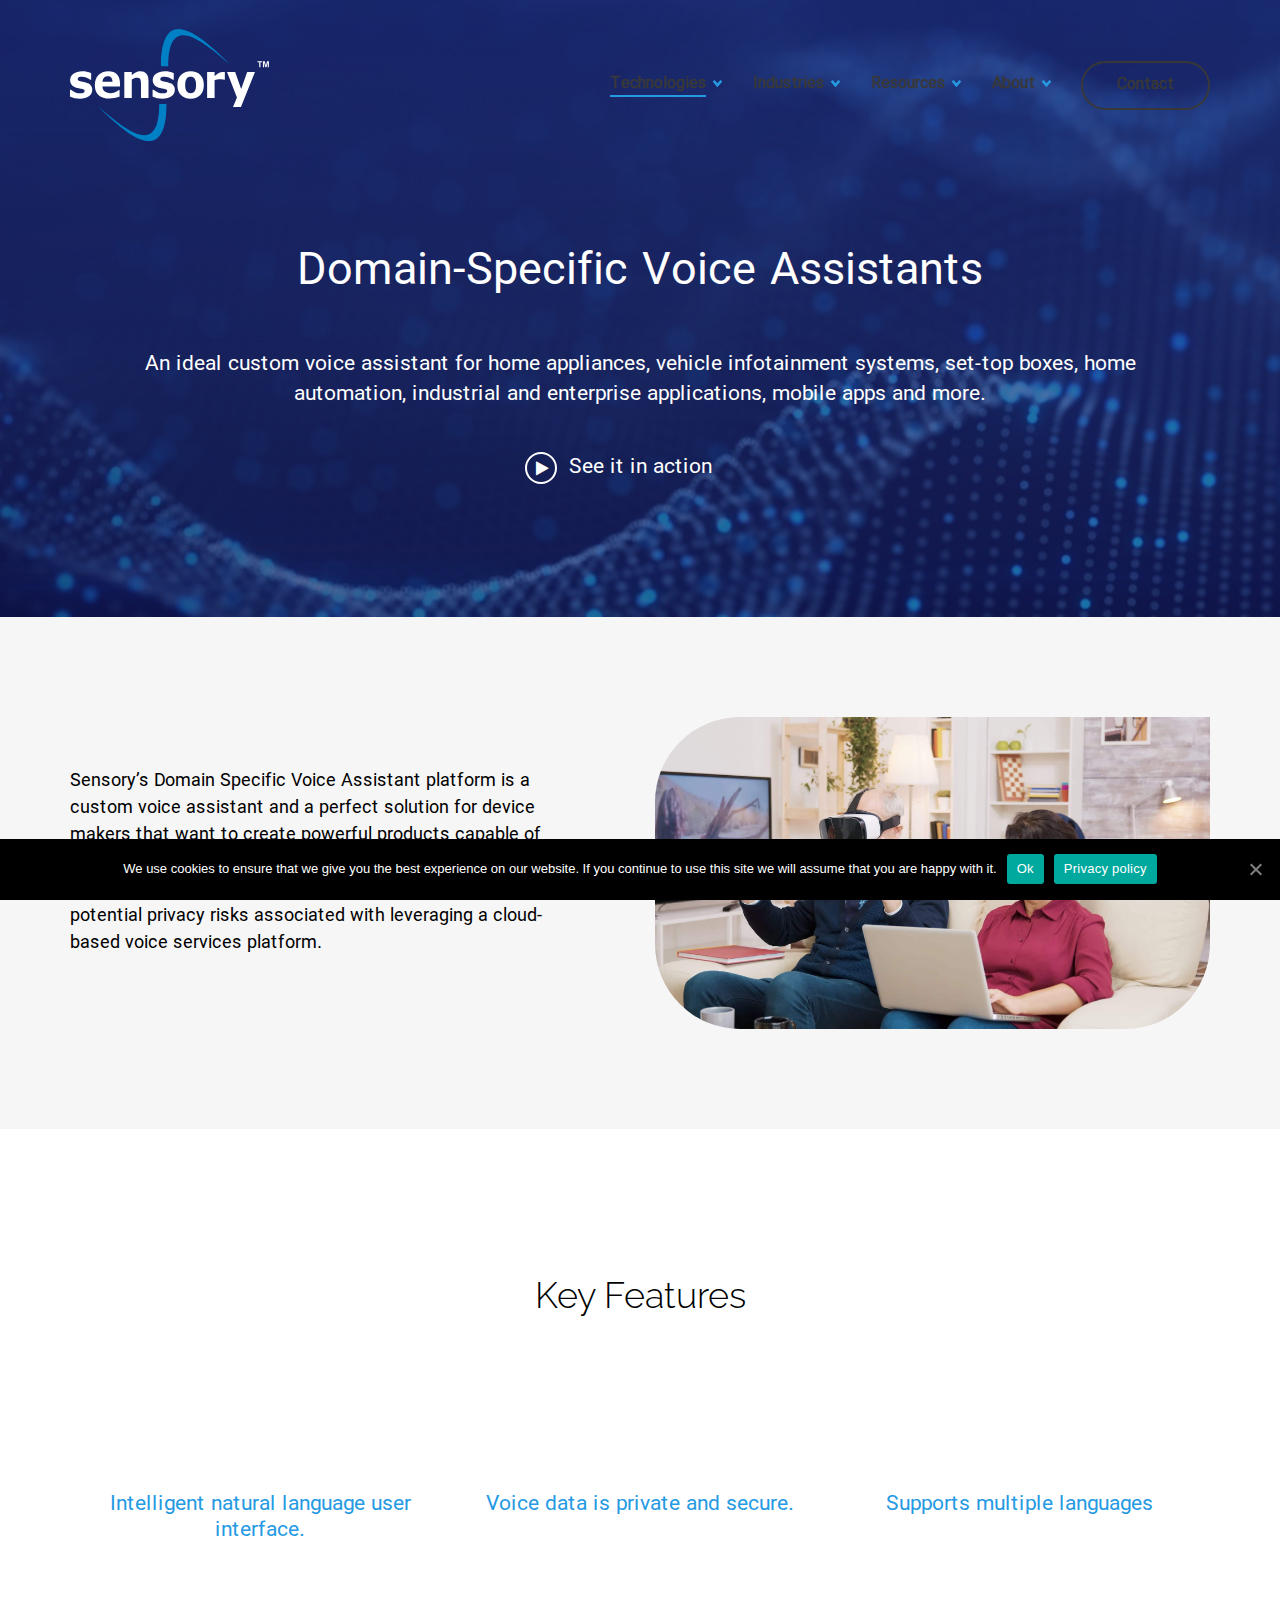
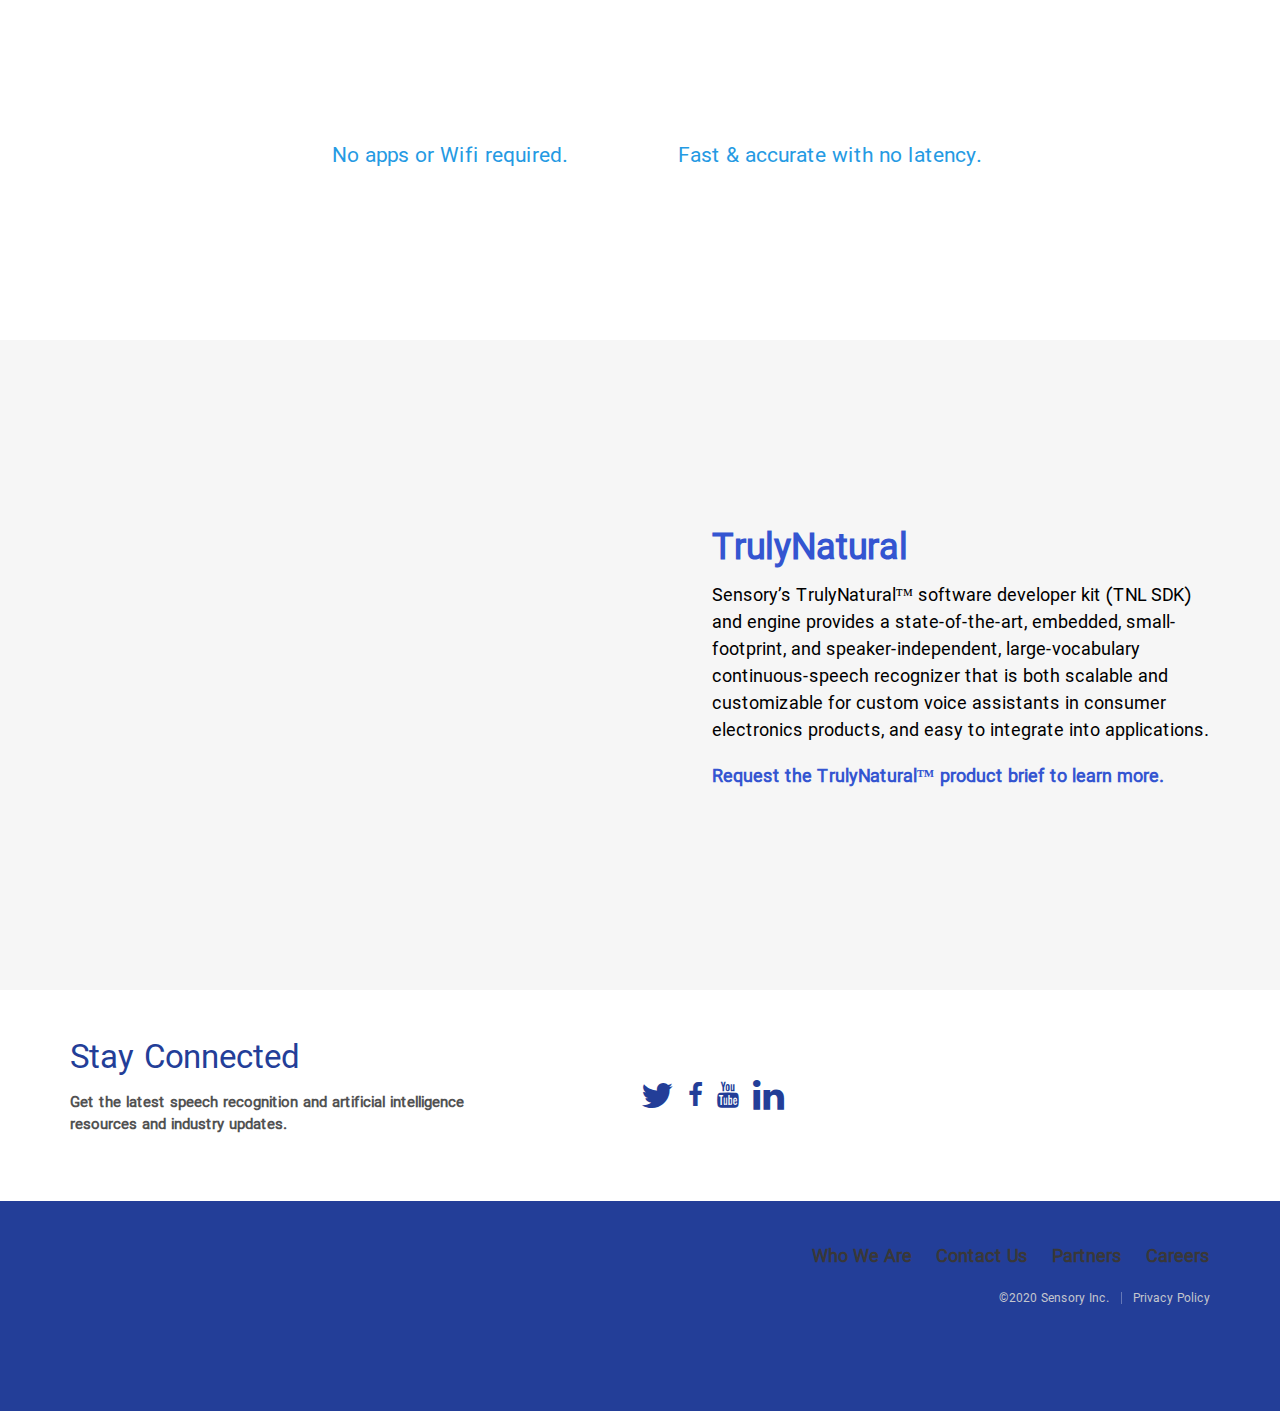
<file: Docker/compose file/AI-compose/wwwroot/domain-specific-voice-assistants.html>
<!DOCTYPE html><html lang="en"><head><meta charset="utf-8"><meta http-equiv="X-UA-Compatible" content="IE=edge"><meta name="viewport" content="width=device-width, initial-scale=1"><title>Domain Specific Voice Assistants | Sensory</title><meta property="og:type" content="website" /><meta property="og:url" content="https://www.sensory.com/domain-specific-voice-assistants/" /><link rel="canonical" href="domain-specific-voice-assistants.html" /><link rel="shortcut icon" href="wp-content/themes/saas-template-wp-theme/assets/img/favicon.ico" type="image/x-icon">  <script
      src="wp-content/themes/saas-template-wp-theme/assets/js/jquery.js"></script> <script>hsjQuery = window['jQuery'];</script> <link rel="stylesheet" href="wp-content/themes/saas-template-wp-theme/assets/css/lity.min.css"><link rel="stylesheet" href="wp-content/themes/saas-template-wp-theme/assets/css/layout.min.css"><style>a.cta_button{-moz-box-sizing:content-box!important;-webkit-box-sizing:content-box!important;box-sizing:content-box!important;vertical-align:middle}.hs-breadcrumb-menu{list-style-type:none;margin:0 0 0 0;padding:0 0 0 0}.hs-breadcrumb-menu-item{float:left;padding:10px 0 10px 10px}.hs-breadcrumb-menu-divider:before{content:'›';padding-left:10px}.hs-featured-image-link{border:0}.hs-featured-image{float:right;margin:0 0 20px 20px;max-width:50%}@media (max-width:568px){.hs-featured-image{float:none;margin:0;width:100%;max-width:100%}}.hs-screen-reader-text{clip:rect(1px,1px,1px,1px);height:1px;overflow:hidden;position:absolute!important;width:1px}</style><link rel="stylesheet" href="wp-content/themes/saas-template-wp-theme/assets/css/saas-header-1.min.css"><link rel="stylesheet" href="wp-content/themes/saas-template-wp-theme/assets/css/einstein.css"><link rel="stylesheet" href="wp-content/themes/saas-template-wp-theme/assets/css/lity.min.css"><link rel="stylesheet" href="wp-content/themes/saas-template-wp-theme/assets/css/saas-hero-4.min.css"><link rel="stylesheet" href="wp-content/themes/saas-template-wp-theme/assets/css/saas-image-column-4.min.css"><link rel="stylesheet" href="wp-content/themes/saas-template-wp-theme/assets/css/saas-content-grid-4.min.css"><link rel="stylesheet" href="wp-content/themes/saas-template-wp-theme/assets/vendors/slick/slick.css"><link rel="stylesheet" href="wp-content/themes/saas-template-wp-theme/assets/vendors/slick/slick-theme.css"><link rel="stylesheet" href="wp-content/themes/saas-template-wp-theme/assets/css/saas-bar-logos-1.min.css"><link rel="stylesheet" href="wp-content/themes/saas-template-wp-theme/assets/css/saas-carousel-4.min.css"><link rel="stylesheet" href="wp-content/themes/saas-template-wp-theme/assets/css/saas-image-column-6.min.css"><link rel="stylesheet" href="wp-content/themes/saas-template-wp-theme/assets/css/saas-carousel-6.min.css"><link rel="stylesheet" href="wp-content/themes/saas-template-wp-theme/assets/css/saas-featured-resource-5.min.css"><link rel="stylesheet" href="wp-content/themes/saas-template-wp-theme/assets/css/saas-hero-2.min.css"><link rel="stylesheet" href="wp-content/themes/saas-template-wp-theme/assets/css/saas-form-1.min.css"><link rel="stylesheet" href="wp-content/themes/saas-template-wp-theme/assets/css/saas-header-1.min.css"><link rel="stylesheet" href="wp-content/themes/saas-template-wp-theme/assets/css/saas-style.css"><link rel="stylesheet" href="wp-content/themes/saas-template-wp-theme/assets/css/sensory-main.css">  <script data-cfasync="false" data-pagespeed-no-defer>/* <![CDATA[ */ //<![CDATA[
	var gtm4wp_datalayer_name = "dataLayer";
	var dataLayer = dataLayer || [];
//]]> /* ]]> */</script> <meta name="description" content="Sensory’s Domain Specific Voice Assistant is a perfect solution for devices capable of responding to spoken commands, but don’t need the added complexity, costs and risks a cloud-based voice services platform." /><meta name="robots" content="index, follow" /><meta name="googlebot" content="index, follow, max-snippet:-1, max-image-preview:large, max-video-preview:-1" /><meta name="bingbot" content="index, follow, max-snippet:-1, max-image-preview:large, max-video-preview:-1" /><link rel="canonical" href="domain-specific-voice-assistants.html" /><meta property="og:locale" content="en_US" /><meta property="og:type" content="article" /><meta property="og:title" content="Domain Specific Voice Assistants | Sensory" /><meta property="og:description" content="Sensory’s Domain Specific Voice Assistant is a perfect solution for devices capable of responding to spoken commands, but don’t need the added complexity, costs and risks a cloud-based voice services platform." /><meta property="og:url" content="https://www.sensory.com/domain-specific-voice-assistants/" /><meta property="og:site_name" content="Sensory" /><meta property="article:modified_time" content="2020-07-09T18:30:18+00:00" /> <script type="application/ld+json" class="yoast-schema-graph">{"@context":"https://schema.org","@graph":[{"@type":"WebSite","@id":"https://www.sensory.com/#website","url":"https://www.sensory.com/","name":"Sensory","description":"","potentialAction":[{"@type":"SearchAction","target":"https://www.sensory.com/?s={search_term_string}","query-input":"required name=search_term_string"}],"inLanguage":"en-US"},{"@type":"WebPage","@id":"https://www.sensory.com/domain-specific-voice-assistants/#webpage","url":"https://www.sensory.com/domain-specific-voice-assistants/","name":"Domain Specific Voice Assistants | Sensory","isPartOf":{"@id":"https://www.sensory.com/#website"},"datePublished":"2020-02-14T13:08:25+00:00","dateModified":"2020-07-09T18:30:18+00:00","description":"Sensory\u2019s Domain Specific Voice Assistant is a perfect solution for devices capable of responding to spoken commands, but don\u2019t need the added complexity, costs and risks a cloud-based voice services platform.","breadcrumb":{"@id":"https://www.sensory.com/domain-specific-voice-assistants/#breadcrumb"},"inLanguage":"en-US","potentialAction":[{"@type":"ReadAction","target":["https://www.sensory.com/domain-specific-voice-assistants/"]}]},{"@type":"BreadcrumbList","@id":"https://www.sensory.com/domain-specific-voice-assistants/#breadcrumb","itemListElement":[{"@type":"ListItem","position":1,"item":{"@type":"WebPage","@id":"https://www.sensory.com/","url":"https://www.sensory.com/","name":"Home"}},{"@type":"ListItem","position":2,"item":{"@type":"WebPage","@id":"https://www.sensory.com/domain-specific-voice-assistants/","url":"https://www.sensory.com/domain-specific-voice-assistants/","name":"Domain Specific Voice Assistants"}}]}]}</script> <link rel='dns-prefetch' href='//js.hs-scripts.com' /><link href='https://fonts.gstatic.com' crossorigin rel='preconnect' /><link rel='stylesheet' id='cookie-notice-front-css' href='wp-content/plugins/cookie-notice/css/front.min.css' type='text/css' media='all' /><link rel='stylesheet' id='awsm-jobs-general-css' href='wp-content/plugins/wp-job-openings/assets/css/general.min.css' type='text/css' media='all' /><link rel='stylesheet' id='awsm-jobs-style-css' href='wp-content/plugins/wp-job-openings/assets/css/style.min.css' type='text/css' media='all' /><link rel='https://api.w.org/' href='https://www.sensory.com/wp-json/' /><link rel="EditURI" type="application/rsd+xml" title="RSD" href="https://www.sensory.com/xmlrpc.php?rsd" /><link rel="wlwmanifest" type="application/wlwmanifest+xml" href="https://www.sensory.com/wp-includes/wlwmanifest.xml" /><meta name="generator" content="WordPress 5.4.2" /><link rel='shortlink' href='https://www.sensory.com/?p=3692' /><meta name="google-site-verification" content="dL5e0Ha8FnyFlPrf9ChJ8fF2wEGFO0GECn_EJqqXskk" />  <script type="text/javascript">var _hsq = _hsq || [];
				_hsq.push(["setContentType", "standard-page"]);</script>  <script>(function() {
					var formObjects = [];
					window.hbsptReady = function(formObject) {
						if (!formObject) {
							for (var i in formObjects) {
								hbspt.forms.create(formObjects[i]);
							};
							formObjects = [];
						} else if (window.hbspt && window.hbspt.forms) {
							hbspt.forms.create(formObject);
						} else {
							formObjects.push(formObject);
						}
					};
				})();</script>  <script data-cfasync="false" data-pagespeed-no-defer>/* <![CDATA[ */ //<![CDATA[
	var dataLayer_content = {"pagePostType":"page","pagePostType2":"single-page","pagePostAuthor":"Smartbug Services"};
	dataLayer.push( dataLayer_content );//]]> /* ]]> */</script> <script data-cfasync="false">/* <![CDATA[ */ //<![CDATA[
(function(w,d,s,l,i){w[l]=w[l]||[];w[l].push({'gtm.start':
new Date().getTime(),event:'gtm.js'});var f=d.getElementsByTagName(s)[0],
j=d.createElement(s),dl=l!='dataLayer'?'&l='+l:'';j.async=true;j.src=
'//www.googletagmanager.com/gtm.'+'js?id='+i+dl;f.parentNode.insertBefore(j,f);
})(window,document,'script','dataLayer','GTM-MKZHJBT');//]]> /* ]]> */</script>  <noscript><style id="rocket-lazyload-nojs-css">.rll-youtube-player,[data-lazy-src]{display:none!important}</style></noscript></head><body class="type-page page-domain-specific-voice-assistants"><main><div class="saas-theme product-details-c"><div class="header-container-wrapper"><div class="header-container container-fluid"><div class="row-fluid-wrapper row-depth-1 row-number-1 "><div class="row-fluid "><div class="span12 widget-span widget-type-global_group " style="" data-widget-type="global_group" data-x="0" data-w="12"><div class="" data-global-widget-path="generated_global_groups/10463608158.html"><div class="row-fluid-wrapper row-depth-1 row-number-1 "><div class="row-fluid "></div></div></div><div class="row-fluid-wrapper row-depth-1 row-number-4 "><div class="row-fluid "><div class="span12 widget-span widget-type-cell main-header" style="" data-widget-type="cell" data-x="0" data-w="12"><div class="row-fluid-wrapper row-depth-1 row-number-5 "><div class="row-fluid "><div class="span12 widget-span widget-type-cell page-center" style="" data-widget-type="cell" data-x="0" data-w="12"><div class="row-fluid-wrapper row-depth-1 row-number-6 "><div class="row-fluid "><div class="span12 widget-span widget-type-custom_widget " style="" data-widget-type="custom_widget" data-x="0" data-w="12"><div id="hs_cos_wrapper_module_1560446474753663" class="hs_cos_wrapper hs_cos_wrapper_widget hs_cos_wrapper_type_module" style="" data-hs-cos-general-type="widget" data-hs-cos-type="module"><div class="header header__mega-menu"><div class="header__hamburger"><i class="fa fa-bars"></i></div><div class="header__logo"><span id="hs_cos_wrapper_module_1560446474753663_" class="hs_cos_wrapper hs_cos_wrapper_widget hs_cos_wrapper_type_logo" style="" data-hs-cos-general-type="widget" data-hs-cos-type="logo"><a href="index.html" id="hs-link-module_1560446474753663_" style="border-width:0px;border:0px;"><img src="data:image/svg+xml,%3Csvg%20xmlns='http://www.w3.org/2000/svg'%20viewBox='0%200%20199%200'%3E%3C/svg%3E" class="hs-image-widget " style="width:199px;border-width:0px;border:0px;" width="199" alt="LOGO HERE" title="LOGO HERE" data-lazy-src="wp-content/themes/saas-template-wp-theme/assets/img/logo.svg"><noscript><img src="wp-content/themes/saas-template-wp-theme/assets/img/logo.svg" class="hs-image-widget " style="width:199px;border-width:0px;border:0px;" width="199" alt="LOGO HERE" title="LOGO HERE"></noscript></a></span></div> <!--<div class="header__cta"><span id="hs_cos_wrapper_module_1560446474753663_" class="hs_cos_wrapper hs_cos_wrapper_widget hs_cos_wrapper_type_cta" style="" data-hs-cos-general-type="widget" data-hs-cos-type="cta"> <!/--HubSpot Call-to-Action Code -/-><span class="hs-cta-wrapper" id="hs-cta-wrapper-07469517-af57-4ccc-91c3-dbe28b26d97c"><span class="hs-cta-node hs-cta-07469517-af57-4ccc-91c3-dbe28b26d97c" id="hs-cta-07469517-af57-4ccc-91c3-dbe28b26d97c"> <!-/-[if lte IE 8]><div id="hs-cta-ie-element"></div><![endif]-/-><a href="https://cta-redirect.hubspot.com/cta/redirect/142915/07469517-af57-4ccc-91c3-dbe28b26d97c"><img class="hs-cta-img" id="hs-cta-img-07469517-af57-4ccc-91c3-dbe28b26d97c" style="border-width:0px;" src="data:image/svg+xml,%3Csvg%20xmlns='http://www.w3.org/2000/svg'%20viewBox='0%200%200%200'%3E%3C/svg%3E" alt="Sign Up Free" data-lazy-src="./no-cache.hubspot.com/cta/default/142915/07469517-af57-4ccc-91c3-dbe28b26d97c.png"><noscript><img class="hs-cta-img" id="hs-cta-img-07469517-af57-4ccc-91c3-dbe28b26d97c" style="border-width:0px;" src="./no-cache.hubspot.com/cta/default/142915/07469517-af57-4ccc-91c3-dbe28b26d97c.png" alt="Sign Up Free"></noscript></a></span> <script charset="utf-8"
                                            src="https://www-smartbugmedia-com.sandbox.hs-sites.com/hs/cta/cta/current.js"></script> <script type="text/javascript">hbspt.cta._relativeUrls = true;
                                            hbspt.cta.load(142915, '07469517-af57-4ccc-91c3-dbe28b26d97c', {});</script> </span><!/-- end HubSpot Call-to-Action Code -/-></span></div> --><div class="header__menu"><nav><ul><li class=" menu-item menu-item-type-custom menu-item-object-custom current-menu-ancestor current-menu-parent menu-item-4082 menu-item-has-children"><div class="header__link-wrapper"> <a href=""><div id="hs_cos_wrapper_module_1560446474753663_" class="hs_cos_wrapper hs_cos_wrapper_widget hs_cos_wrapper_type_inline_text" style="" data-hs-cos-general-type="widget" data-hs-cos-type="inline_text" data-hs-cos-field="link_text">Technologies</div> </a><span class="expand-trigger"><i class="fa fa-angle-down"></i></div><div class="header__item-content only-links"><div class="header__subitem header__subitem__menu no-headline"><div class="header__link-wrapper header__link-wrapper__sublist"><h3><div id="hs_cos_wrapper_module_1560446474753663_" class="hs_cos_wrapper hs_cos_wrapper_widget hs_cos_wrapper_type_inline_text" style="" data-hs-cos-general-type="widget" data-hs-cos-type="inline_text" data-hs-cos-field="first_submenu_headline"></div></h3><span class="expand-trigger"><i class="fa fa-angle-down"></i></span></div><ul><li> <a href="wake-word.html">Wake Word &#038; Phrase Recognition</a></li><li> <a href="natural-language-understanding.html">Large Vocabulary &#038; Natural Language Understanding</a></li><li> <a href="face-voice-biometrics.html">Face &#038; Voice Biometrics</a></li><li> <a href="domain-specific-voice-assistants.html">Domain Specific Voice Assistants</a></li><li> <a href="sound-identification-scene-analysis.html">Sound Identification &#038; Scene Analysis</a></li></ul></div></div></li><li class=" menu-item menu-item-type-custom menu-item-object-custom menu-item-4090 menu-item-has-children"><div class="header__link-wrapper"> <a href=""><div id="hs_cos_wrapper_module_1560446474753663_" class="hs_cos_wrapper hs_cos_wrapper_widget hs_cos_wrapper_type_inline_text" style="" data-hs-cos-general-type="widget" data-hs-cos-type="inline_text" data-hs-cos-field="link_text">Industries</div> </a><span class="expand-trigger"><i class="fa fa-angle-down"></i></div><div class="header__item-content only-links"><div class="header__subitem header__subitem__menu no-headline"><div class="header__link-wrapper header__link-wrapper__sublist"><h3><div id="hs_cos_wrapper_module_1560446474753663_" class="hs_cos_wrapper hs_cos_wrapper_widget hs_cos_wrapper_type_inline_text" style="" data-hs-cos-general-type="widget" data-hs-cos-type="inline_text" data-hs-cos-field="first_submenu_headline"></div></h3><span class="expand-trigger"><i class="fa fa-angle-down"></i></span></div><ul><li> <a href="consumer-home-electronics.html">Consumer &#038; Home Electronics</a></li><li> <a href="wearables-bluetooth.html">Wearables, Hearables, &#038; Bluetooth</a></li><li> <a href="mobile-tablet-pc.html">Mobile, Tablet, PC</a></li><li> <a href="banking-medical-enterprise.html">Banking, Medical, &#038; Enterprise</a></li><li> <a href="index.html">Automotive</a></li></ul></div></div></li><li class=" menu-item menu-item-type-custom menu-item-object-custom menu-item-4091 menu-item-has-children"><div class="header__link-wrapper"> <a href=""><div id="hs_cos_wrapper_module_1560446474753663_" class="hs_cos_wrapper hs_cos_wrapper_widget hs_cos_wrapper_type_inline_text" style="" data-hs-cos-general-type="widget" data-hs-cos-type="inline_text" data-hs-cos-field="link_text">Resources</div> </a><span class="expand-trigger"><i class="fa fa-angle-down"></i></div><div class="header__item-content only-links"><div class="header__subitem header__subitem__menu no-headline"><div class="header__link-wrapper header__link-wrapper__sublist"><h3><div id="hs_cos_wrapper_module_1560446474753663_" class="hs_cos_wrapper hs_cos_wrapper_widget hs_cos_wrapper_type_inline_text" style="" data-hs-cos-general-type="widget" data-hs-cos-type="inline_text" data-hs-cos-field="first_submenu_headline"></div></h3><span class="expand-trigger"><i class="fa fa-angle-down"></i></span></div><ul><li> <a href="index.html">Blog</a></li><li> <a href="index.html">News &#038; Press</a></li><li> <a href="index.html">Partners - Chips, IP, and Noise Tech</a></li><li> <a href="index.html">Products We Love</a></li></ul></div></div></li><li class=" menu-item menu-item-type-custom menu-item-object-custom menu-item-4092 menu-item-has-children"><div class="header__link-wrapper"> <a href=""><div id="hs_cos_wrapper_module_1560446474753663_" class="hs_cos_wrapper hs_cos_wrapper_widget hs_cos_wrapper_type_inline_text" style="" data-hs-cos-general-type="widget" data-hs-cos-type="inline_text" data-hs-cos-field="link_text">About</div> </a><span class="expand-trigger"><i class="fa fa-angle-down"></i></div><div class="header__item-content only-links"><div class="header__subitem header__subitem__menu no-headline"><div class="header__link-wrapper header__link-wrapper__sublist"><h3><div id="hs_cos_wrapper_module_1560446474753663_" class="hs_cos_wrapper hs_cos_wrapper_widget hs_cos_wrapper_type_inline_text" style="" data-hs-cos-general-type="widget" data-hs-cos-type="inline_text" data-hs-cos-field="first_submenu_headline"></div></h3><span class="expand-trigger"><i class="fa fa-angle-down"></i></span></div><ul><li> <a href="index.html">Who We Are</a></li><li> <a href="index.html">Careers</a></li></ul></div></div></li><li class=" menu-item menu-item-type-post_type menu-item-object-page menu-item-4113"><div class="header__link-wrapper"> <a href="index.html"><div id="hs_cos_wrapper_module_1560446474753663_" class="hs_cos_wrapper hs_cos_wrapper_widget hs_cos_wrapper_type_inline_text" style="" data-hs-cos-general-type="widget" data-hs-cos-type="inline_text" data-hs-cos-field="link_text">Contact</div> </a></div></li></ul></nav></div></div></div></div></div></div></div></div></div></div></div></div></div></div></div></div></div><div class="body-container-wrapper"><div class="body-container container-fluid"><div class="row-fluid-wrapper row-depth-1 row-number-1 "><div class="row-fluid "><div class="span12 widget-span widget-type-custom_widget " style="" data-widget-type="custom_widget" data-x="0" data-w="12"><div id="hs_cos_wrapper_module_1561150414014284" class="hs_cos_wrapper hs_cos_wrapper_widget hs_cos_wrapper_type_module" style="" data-hs-cos-general-type="widget" data-hs-cos-type="module"><div class="saas-hero-4 banner text-center large-padding no-bg"><div class="page-center"><div class="banner-content text-center"><h2>Domain-Specific Voice Assistants</h2><p>An ideal custom voice assistant for home appliances, vehicle infotainment systems, set-top boxes, home automation, industrial and enterprise applications, mobile apps and more.</p><p><a href="https://www.youtube.com/watch?v=uB5R5j-QeLM&amp;t=1s" data-lity="">See it in action</a></p></div></div></div></div></div></div></div><div class="row-fluid-wrapper row-depth-1 row-number-2 "><div class="row-fluid "><div class="span12 widget-span widget-type-custom_widget " style="" data-widget-type="custom_widget" data-x="0" data-w="12"><div id="hs_cos_wrapper_module_15571628864294011" class="hs_cos_wrapper hs_cos_wrapper_widget hs_cos_wrapper_type_module" style="" data-hs-cos-general-type="widget" data-hs-cos-type="module"><div class="section saas-image-column-4 right table-display section-grey"><div class="page-center"><div class="row-fluid"><div class="widget-span span6 content"><p>Sensory’s Domain Specific Voice Assistant platform is a custom voice assistant and a perfect solution for device makers that want to create powerful products capable of understanding and responding to spoken commands, but don’t need the added complexity, component costs and potential privacy risks associated with leveraging a cloud-based voice services platform.</p></div><div class="widget-span span6 image "> <img src="data:image/svg+xml,%3Csvg%20xmlns='http://www.w3.org/2000/svg'%20viewBox='0%200%200%200'%3E%3C/svg%3E" alt="Image Alt Text" data-lazy-src="wp-content/uploads/consumerhomeadobestock_309741115.jpg"><noscript><img src="wp-content/uploads/consumerhomeadobestock_309741115.jpg" alt="Image Alt Text"></noscript></div></div></div></div></div></div></div></div><div class="row-fluid-wrapper row-depth-1 row-number-3 "><div class="row-fluid "><div class="span12 widget-span widget-type-custom_widget " style="" data-widget-type="custom_widget" data-x="0" data-w="12"><div id="hs_cos_wrapper_module_1561151377995522" class="hs_cos_wrapper hs_cos_wrapper_widget hs_cos_wrapper_type_module" style="" data-hs-cos-general-type="widget" data-hs-cos-type="module"><div class="saas-content-grid-4"><div class="page-center"><div class="header-content"><h2>Key Features</h2></div><div class="solutions-module solutions-module--5"><div class="solution-item"><div class="solution-item-image"> <img src="data:image/svg+xml,%3Csvg%20xmlns='http://www.w3.org/2000/svg'%20viewBox='0%200%20226%20226'%3E%3C/svg%3E" alt="Intelligent natural language user interface" width="226" height="226" data-lazy-src="wp-content/uploads/intelligent-ui.svg"><noscript><img src="wp-content/uploads/intelligent-ui.svg" alt="Intelligent natural language user interface" width="226" height="226"></noscript></div><div class="solution-item-title">Intelligent natural language user interface.</div><div class="solution-item-description"></div></div><div class="solution-item"><div class="solution-item-image"> <img src="data:image/svg+xml,%3Csvg%20xmlns='http://www.w3.org/2000/svg'%20viewBox='0%200%20226%20226'%3E%3C/svg%3E" alt="Voice data is private and secure" width="226" height="226" data-lazy-src="wp-content/uploads/voice-data.svg"><noscript><img src="wp-content/uploads/voice-data.svg" alt="Voice data is private and secure" width="226" height="226"></noscript></div><div class="solution-item-title">Voice data is private and secure.</div><div class="solution-item-description"></div></div><div class="solution-item"><div class="solution-item-image"> <img src="data:image/svg+xml,%3Csvg%20xmlns='http://www.w3.org/2000/svg'%20viewBox='0%200%20226%20226'%3E%3C/svg%3E" alt="Support multiple languages" width="226" height="226" data-lazy-src="wp-content/uploads/multiple-languages.svg"><noscript><img src="wp-content/uploads/multiple-languages.svg" alt="Support multiple languages" width="226" height="226"></noscript></div><div class="solution-item-title">Supports multiple languages</div><div class="solution-item-description"></div></div><div class="solution-item"><div class="solution-item-image"> <img src="data:image/svg+xml,%3Csvg%20xmlns='http://www.w3.org/2000/svg'%20viewBox='0%200%20226%20226'%3E%3C/svg%3E" alt="No apps or Wifi required" width="226" height="226" data-lazy-src="wp-content/uploads/no-apps-wifi.svg"><noscript><img src="wp-content/uploads/no-apps-wifi.svg" alt="No apps or Wifi required" width="226" height="226"></noscript></div><div class="solution-item-title">No apps or Wifi required.</div><div class="solution-item-description"></div></div><div class="solution-item"><div class="solution-item-image"> <img src="data:image/svg+xml,%3Csvg%20xmlns='http://www.w3.org/2000/svg'%20viewBox='0%200%20226%20226'%3E%3C/svg%3E" alt="Fast & Accurate with no latency" width="226" height="226" data-lazy-src="wp-content/uploads/fast-accurate.svg"><noscript><img src="wp-content/uploads/fast-accurate.svg" alt="Fast & Accurate with no latency" width="226" height="226"></noscript></div><div class="solution-item-title">Fast & accurate with no latency.</div><div class="solution-item-description"></div></div></div></div></div></div></div></div></div><div class="row-fluid-wrapper row-depth-1 row-number-4 "><div class="row-fluid "><div class="span12 widget-span widget-type-custom_widget " style="" data-widget-type="custom_widget" data-x="0" data-w="12"><div id="hs_cos_wrapper_module_1561151045879426" class="hs_cos_wrapper hs_cos_wrapper_widget hs_cos_wrapper_type_module" style="" data-hs-cos-general-type="widget" data-hs-cos-type="module"><div class="section saas-image-column-4 left table-display section-grey"><div class="page-center"><div class="row-fluid"><div class="widget-span span6 content"><h2><a href="index.html">TrulyNatural</a></h2><p>Sensory&#8217;s TrulyNatural™ software developer kit (TNL SDK) and engine provides a state-of-the-art, embedded, small-footprint, and speaker-independent, large-vocabulary continuous-speech recognizer that is both scalable and customizable for custom voice assistants in consumer electronics products, and easy to integrate into applications.</p><h3><a href="index.html">Request the TrulyNatural™ product brief to learn more.</a></h3></div><div class="widget-span span6 image "> <a href="https://www.youtube.com/watch?v=uB5R5j-QeLM" data-lity> <img src="data:image/svg+xml,%3Csvg%20xmlns='http://www.w3.org/2000/svg'%20viewBox='0%200%20550%20450'%3E%3C/svg%3E" alt="Image Alt Text)" width="550" height="450" data-lazy-src="wp-content/uploads/microwave_demo.jpg"><noscript><img src="wp-content/uploads/microwave_demo.jpg" alt="Image Alt Text)" width="550" height="450"></noscript> </a></div></div></div></div></div></div></div></div><div class="row-fluid-wrapper row-depth-1 row-number-10 "><div class="row-fluid "><div class="span12 widget-span widget-type-custom_widget " style="" data-widget-type="custom_widget" data-x="0" data-w="12"><div id="hs_cos_wrapper_module_1556320815171104" class="hs_cos_wrapper hs_cos_wrapper_widget hs_cos_wrapper_type_module" style="" data-hs-cos-general-type="widget" data-hs-cos-type="module"><div class="saas-form-1"><div class="page-center"><div class="header-content"><h2>Stay Connected</h2><h5>Get the latest speech recognition and artificial intelligence resources and industry updates.</h5></div><div class="subscribe-form"> <script>hbsptReady({
							portalId: 6481928,
							formId: "4f340363-5bf0-4a95-8f2d-9bf53cd915a6",
							target: "#hbspt-form-1597646544000-9284881787",
							shortcode: "wp",
						});</script> <div class="hbspt-form" id="hbspt-form-1597646544000-9284881787"></div> <script charset="utf-8" type="text/javascript" src="forms/v2.js" defer onload="window.hbsptReady()"></script> </div><div class="social-icons"> <a href="https://twitter.com/trulyhandsfree"> <i class="fa fa-twitter" aria-hidden="true"></i> </a> <a href="https://www.facebook.com/SensoryInc"> <i class="fa fa-facebook" aria-hidden="true"></i> </a> <a href="http://www.youtube.com/c/SensoryInc"> <i class="fa fa-youtube" aria-hidden="true"></i> </a> <a href="https://www.linkedin.com/company/sensory-inc-?trk=tyah&trkInfo=tas:sensory,%20inc"> <i class="fa fa-linkedin" aria-hidden="true"></i> </a></div></div></div></div></div></div></div></div></div><div class="footer-container-wrapper"><div class="footer-container container-fluid"><div class="row-fluid-wrapper row-depth-1 row-number-1 "><div class="row-fluid "><div class="span12 widget-span widget-type-global_group " style="" data-widget-type="global_group" data-x="0" data-w="12"><div class="" data-global-widget-path="generated_global_groups/9166514572.html"><div class="row-fluid-wrapper row-depth-1 row-number-1 "><div class="row-fluid "><div class="span12 widget-span widget-type-cell footer white-text" style="" data-widget-type="cell" data-x="0" data-w="12"><div class="row-fluid-wrapper row-depth-1 row-number-2 "><div class="row-fluid "><div class="span12 widget-span widget-type-cell page-center" style="" data-widget-type="cell" data-x="0" data-w="12"><div class="row-fluid-wrapper row-depth-1 row-number-3 "><div class="row-fluid "><div class="span12 widget-span widget-type-cell bottom" style="" data-widget-type="cell" data-x="0" data-w="12"><div class="row-fluid-wrapper row-depth-1 row-number-4 "><div class="row-fluid "><div class="span5 widget-span widget-type-logo logo" style="" data-widget-type="logo" data-x="0" data-w="5"><div class="cell-wrapper layout-widget-wrapper"> <span id="hs_cos_wrapper_module_1491505307454803" class="hs_cos_wrapper hs_cos_wrapper_widget hs_cos_wrapper_type_logo" style="" data-hs-cos-general-type="widget" data-hs-cos-type="logo"><a href="index.html" id="hs-link-module_1491505307454803" style="border-width:0px;border:0px;"><img src="data:image/svg+xml,%3Csvg%20xmlns='http://www.w3.org/2000/svg'%20viewBox='0%200%20155%200'%3E%3C/svg%3E" class="hs-image-widget " style="width:155px;border-width:0px;border:0px;" width="155" alt="Sensory White" title="Sensory" data-lazy-src="wp-content/themes/saas-template-wp-theme/assets/img/logo.svg"><noscript><img src="wp-content/themes/saas-template-wp-theme/assets/img/logo.svg" class="hs-image-widget " style="width:155px;border-width:0px;border:0px;" width="155" alt="Sensory White" title="Sensory"></noscript></a></span></div></div><div class="span7 widget-span widget-type-cell " style="" data-widget-type="cell" data-x="5" data-w="7"><div class="row-fluid-wrapper row-depth-2 row-number-1 "><div class="row-fluid "><div class="span12 widget-span widget-type-menu text-left" style="" data-widget-type="menu" data-x="0" data-w="12"><div class="cell-wrapper layout-widget-wrapper"> <span id="hs_cos_wrapper_module_1491505312027805" class="hs_cos_wrapper hs_cos_wrapper_widget hs_cos_wrapper_type_menu" style="" data-hs-cos-general-type="widget" data-hs-cos-type="menu"><div id="hs_menu_wrapper_module_1491505312027805" class="hs-menu-wrapper active-branch no-flyouts hs-menu-flow-horizontal" role="navigation" data-sitemap-name="SBM_2018 Footer Menu" data-menu-id="9166514706" aria-label="Navigation Menu"><ul><li class="hs-menu-item hs-menu-depth-1"><a href="index.html" role="menuitem">Who We Are</a></li><li class="hs-menu-item hs-menu-depth-1"><a href="index.html" role="menuitem">Contact Us</a></li><li class="hs-menu-item hs-menu-depth-1"><a href="index.html" role="menuitem">Partners</a></li><li class="hs-menu-item hs-menu-depth-1"><a href="index.html" role="menuitem">Careers</a></li></ul><ul class="subfooter-menu"><li>©2020 Sensory Inc.</li><li><a href="index.html">Privacy Policy</a></li></ul></div> </span></div></div></div></div></div></div></div></div></div></div></div></div></div></div></div></div></div></div></div></div></div></div></div></main> <script type='text/javascript'>/* <![CDATA[ */ var cnArgs = {"ajaxUrl":"https:\/\/www.sensory.com\/wp-admin\/admin-ajax.php","nonce":"ca75f72c45","hideEffect":"fade","position":"bottom","onScroll":"0","onScrollOffset":"100","onClick":"0","cookieName":"cookie_notice_accepted","cookieTime":"7862400","cookieTimeRejected":"2592000","cookiePath":"\/","cookieDomain":"","redirection":"1","cache":"1","refuse":"0","revokeCookies":"0","revokeCookiesOpt":"automatic","secure":"1","coronabarActive":"0"}; /* ]]> */</script> <script type='text/javascript' src='wp-content/plugins/cookie-notice/js/front.min.js'></script> <script type='text/javascript' src='wp-content/themes/saas-template-wp-theme/scripts.js'></script> <div id="cookie-notice" role="banner" class="cookie-notice-hidden cookie-revoke-hidden cn-position-bottom" aria-label="Cookie Notice" style="background-color: rgba(0,0,0,1);"><div class="cookie-notice-container" style="color: #fff;"><span id="cn-notice-text" class="cn-text-container">We use cookies to ensure that we give you the best experience on our website. If you continue to use this site we will assume that you are happy with it.</span><span id="cn-notice-buttons" class="cn-buttons-container"><a href="#" id="cn-accept-cookie" data-cookie-set="accept" class="cn-set-cookie cn-button bootstrap button" aria-label="Ok">Ok</a><a href="index.html" target="_blank" id="cn-more-info" class="cn-more-info cn-button bootstrap button" aria-label="Privacy policy">Privacy policy</a></span><a href="javascript:void(0);" id="cn-close-notice" data-cookie-set="accept" class="cn-close-icon" aria-label="Ok"></a></div></div> <script>window.lazyLoadOptions={elements_selector:"img[data-lazy-src],.rocket-lazyload,iframe[data-lazy-src]",data_src:"lazy-src",data_srcset:"lazy-srcset",data_sizes:"lazy-sizes",class_loading:"lazyloading",class_loaded:"lazyloaded",threshold:300,callback_loaded:function(element){if(element.tagName==="IFRAME"&&element.dataset.rocketLazyload=="fitvidscompatible"){if(element.classList.contains("lazyloaded")){if(typeof window.jQuery!="undefined"){if(jQuery.fn.fitVids){jQuery(element).parent().fitVids()}}}}}};window.addEventListener('LazyLoad::Initialized',function(e){var lazyLoadInstance=e.detail.instance;if(window.MutationObserver){var observer=new MutationObserver(function(mutations){var image_count=0;var iframe_count=0;var rocketlazy_count=0;mutations.forEach(function(mutation){for(i=0;i<mutation.addedNodes.length;i++){if(typeof mutation.addedNodes[i].getElementsByTagName!=='function'){return}
if(typeof mutation.addedNodes[i].getElementsByClassName!=='function'){return}
images=mutation.addedNodes[i].getElementsByTagName('img');is_image=mutation.addedNodes[i].tagName=="IMG";iframes=mutation.addedNodes[i].getElementsByTagName('iframe');is_iframe=mutation.addedNodes[i].tagName=="IFRAME";rocket_lazy=mutation.addedNodes[i].getElementsByClassName('rocket-lazyload');image_count+=images.length;iframe_count+=iframes.length;rocketlazy_count+=rocket_lazy.length;if(is_image){image_count+=1}
if(is_iframe){iframe_count+=1}}});if(image_count>0||iframe_count>0||rocketlazy_count>0){lazyLoadInstance.update()}});var b=document.getElementsByTagName("body")[0];var config={childList:!0,subtree:!0};observer.observe(b,config)}},!1)</script><script data-no-minify="1" async src="wp-content/plugins/wp-rocket/assets/js/lazyload/16-1/lazyload.min.js"></script> <script src='wp-content/themes/saas-template-wp-theme/assets/modernizr-custom.js'></script>  <script type="text/javascript" id="hs-script-loader" async defer src="6481928.js"></script>  <script
    src="wp-content/themes/saas-template-wp-theme/assets/js/saas-main.js"></script> <script src="wp-content/themes/saas-template-wp-theme/assets/js/project.js"></script> <script
    src="wp-content/themes/saas-template-wp-theme/assets/js/saas-header-1.js"></script> <script src="wp-content/themes/saas-template-wp-theme/assets/js/lity.min.js"></script> <script src="wp-content/themes/saas-template-wp-theme/assets/vendors/slick/slick.min.js"></script> <script
    src="wp-content/themes/saas-template-wp-theme/assets/js/saas-bar-logos.js"><script src="wp-content/themes/saas-template-wp-theme/assets/js/saas-carousel-4.js"></script> <script src="wp-content/themes/saas-template-wp-theme/assets/js/saas-carousel-6.min.js"></script> <script
    src="wp-content/themes/saas-template-wp-theme/assets/js/saas-form.js"></script> </body></html>
<!-- This website is like a Rocket, isn't it? Performance optimized by WP Rocket. Learn more: https://wp-rocket.me - Debug: cached@1597646544 -->
</file>
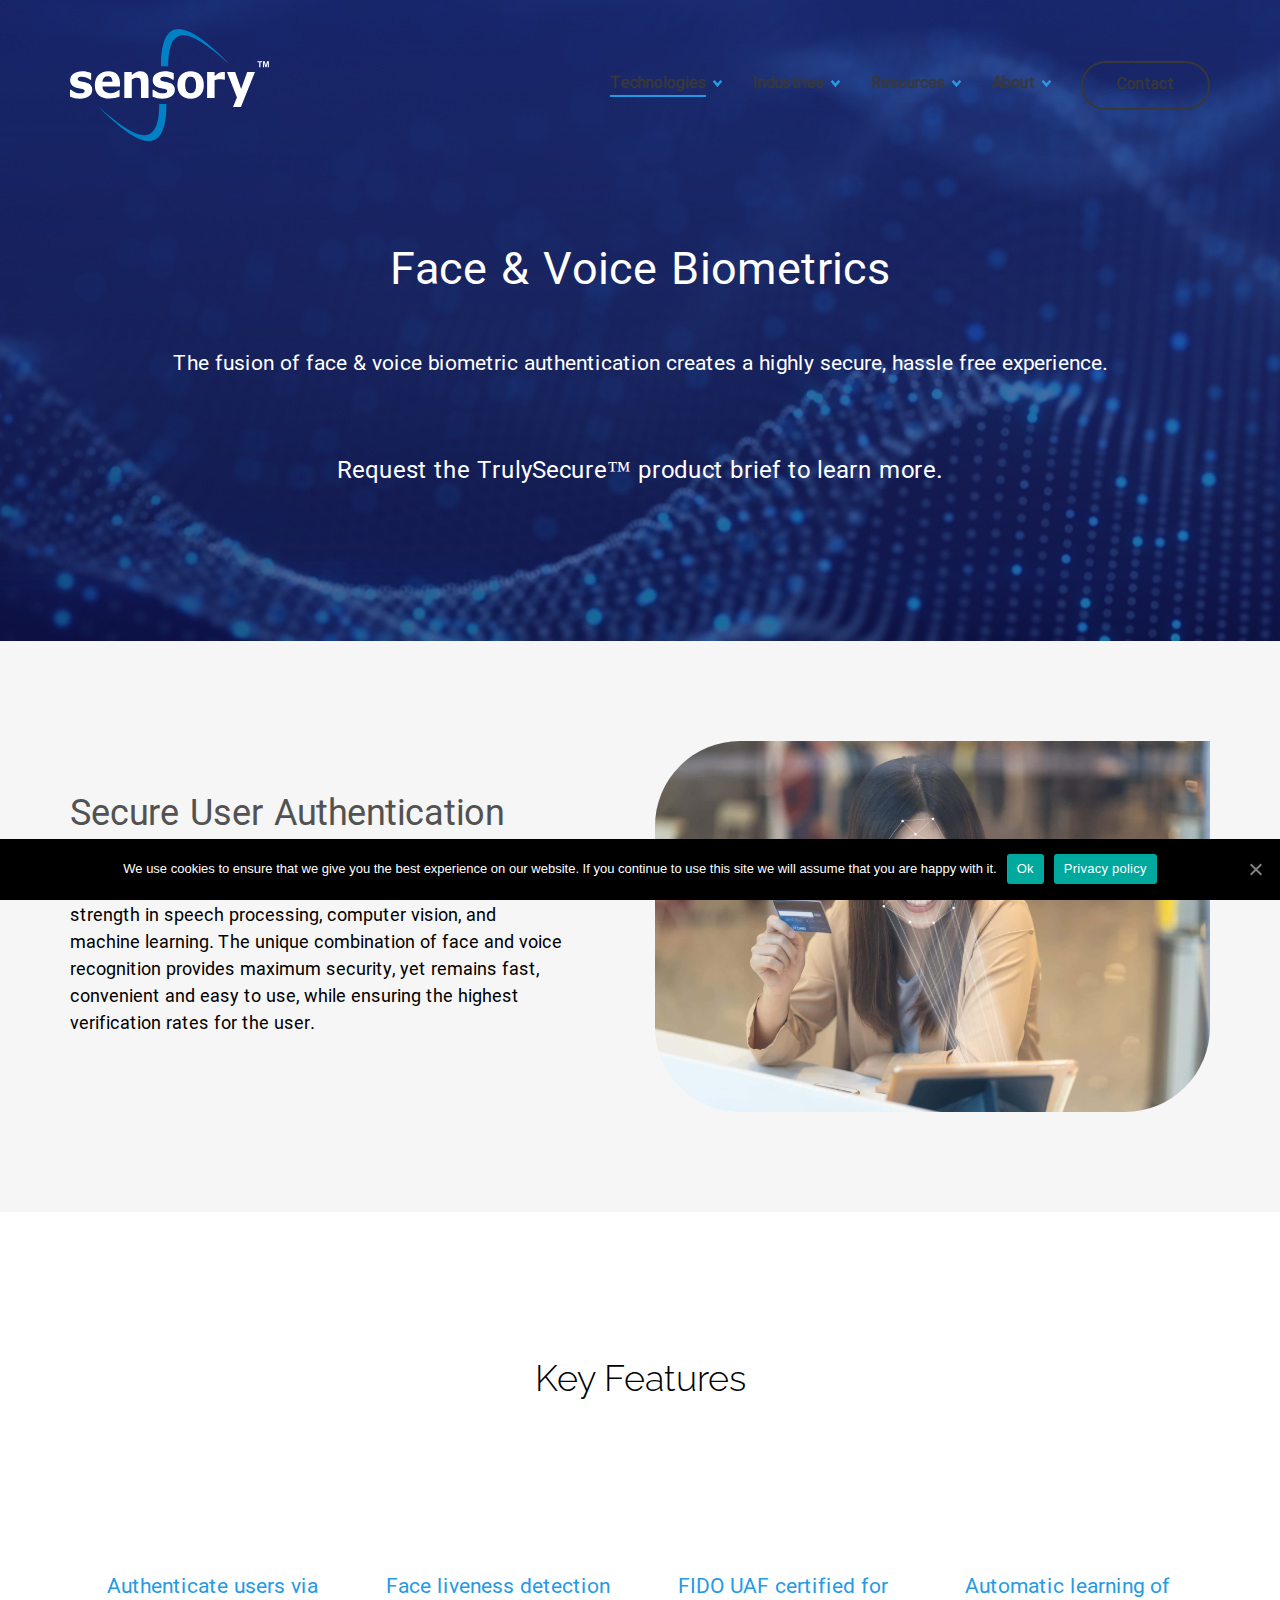
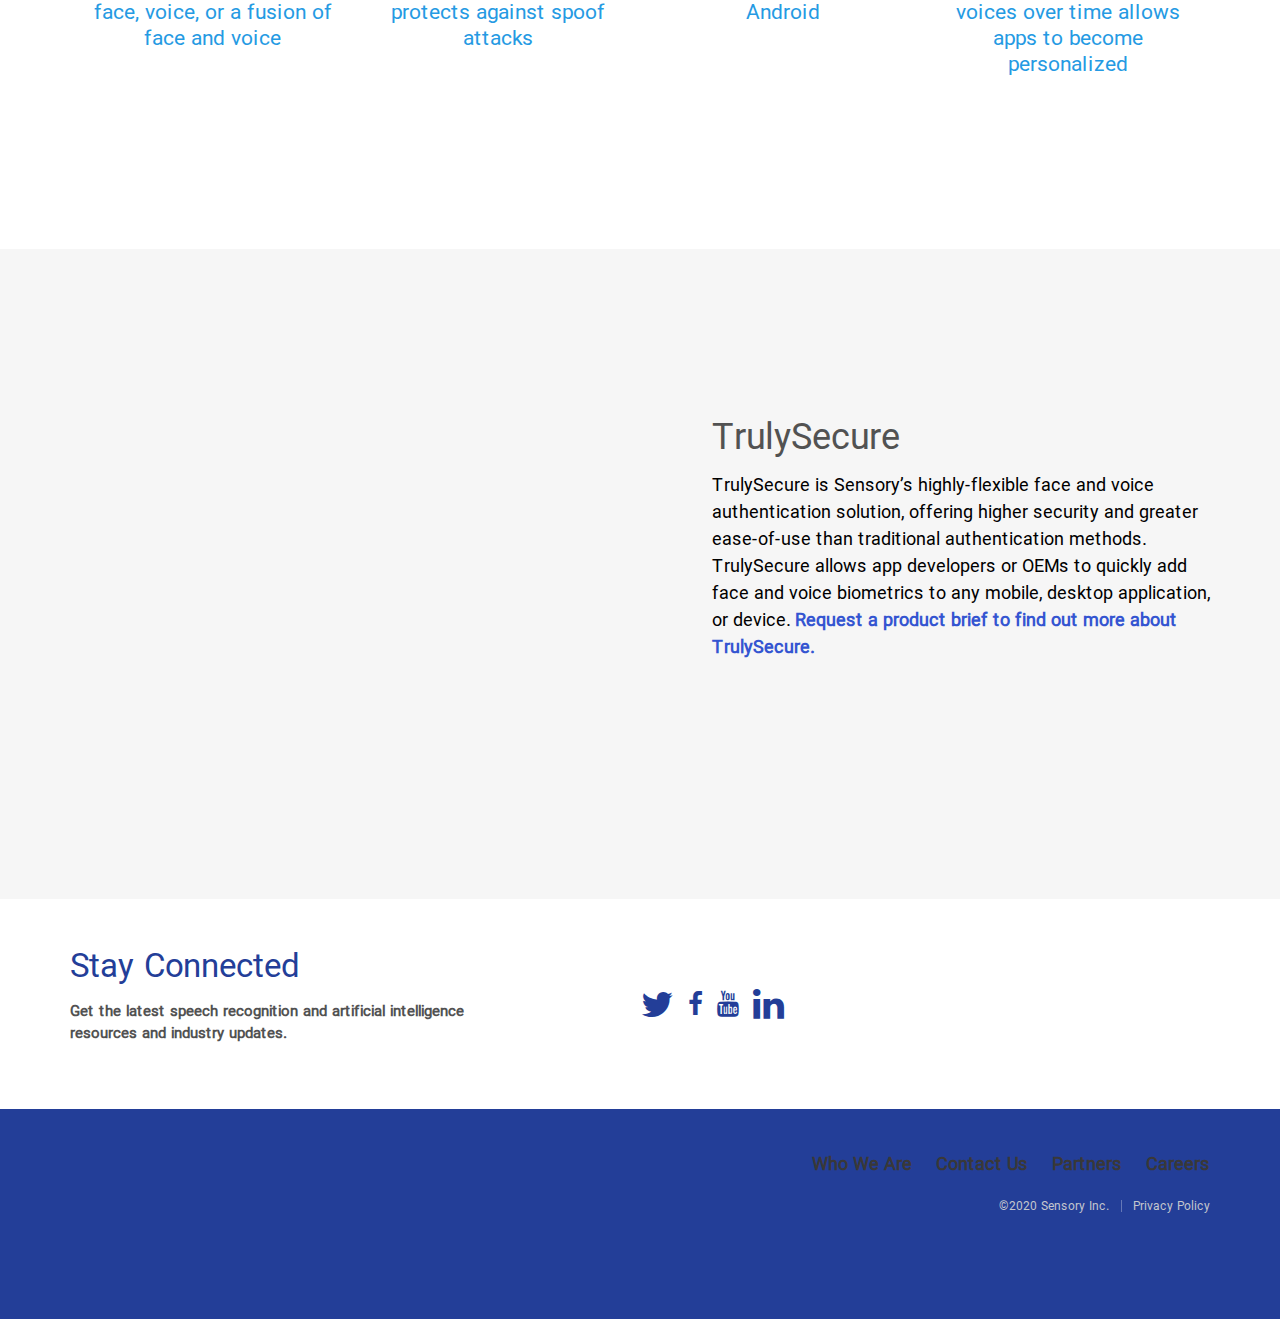
<file: Docker/compose file/AI-compose/wwwroot/face-voice-biometrics.html>
<!DOCTYPE html><html lang="en"><head><meta charset="utf-8"><meta http-equiv="X-UA-Compatible" content="IE=edge"><meta name="viewport" content="width=device-width, initial-scale=1"><title>Face &#038; Voice Biometrics | Sensory</title><meta property="og:type" content="website" /><meta property="og:url" content="https://www.sensory.com/face-voice-biometrics/" /><link rel="canonical" href="face-voice-biometrics.html" /><link rel="shortcut icon" href="wp-content/themes/saas-template-wp-theme/assets/img/favicon.ico" type="image/x-icon">  <script
      src="wp-content/themes/saas-template-wp-theme/assets/js/jquery.js"></script> <script>hsjQuery = window['jQuery'];</script> <link rel="stylesheet" href="wp-content/themes/saas-template-wp-theme/assets/css/lity.min.css"><link rel="stylesheet" href="wp-content/themes/saas-template-wp-theme/assets/css/layout.min.css"><style>a.cta_button{-moz-box-sizing:content-box!important;-webkit-box-sizing:content-box!important;box-sizing:content-box!important;vertical-align:middle}.hs-breadcrumb-menu{list-style-type:none;margin:0 0 0 0;padding:0 0 0 0}.hs-breadcrumb-menu-item{float:left;padding:10px 0 10px 10px}.hs-breadcrumb-menu-divider:before{content:'›';padding-left:10px}.hs-featured-image-link{border:0}.hs-featured-image{float:right;margin:0 0 20px 20px;max-width:50%}@media (max-width:568px){.hs-featured-image{float:none;margin:0;width:100%;max-width:100%}}.hs-screen-reader-text{clip:rect(1px,1px,1px,1px);height:1px;overflow:hidden;position:absolute!important;width:1px}</style><link rel="stylesheet" href="wp-content/themes/saas-template-wp-theme/assets/css/saas-header-1.min.css"><link rel="stylesheet" href="wp-content/themes/saas-template-wp-theme/assets/css/einstein.css"><link rel="stylesheet" href="wp-content/themes/saas-template-wp-theme/assets/css/lity.min.css"><link rel="stylesheet" href="wp-content/themes/saas-template-wp-theme/assets/css/saas-hero-4.min.css"><link rel="stylesheet" href="wp-content/themes/saas-template-wp-theme/assets/css/saas-image-column-4.min.css"><link rel="stylesheet" href="wp-content/themes/saas-template-wp-theme/assets/css/saas-content-grid-4.min.css"><link rel="stylesheet" href="wp-content/themes/saas-template-wp-theme/assets/vendors/slick/slick.css"><link rel="stylesheet" href="wp-content/themes/saas-template-wp-theme/assets/vendors/slick/slick-theme.css"><link rel="stylesheet" href="wp-content/themes/saas-template-wp-theme/assets/css/saas-bar-logos-1.min.css"><link rel="stylesheet" href="wp-content/themes/saas-template-wp-theme/assets/css/saas-carousel-4.min.css"><link rel="stylesheet" href="wp-content/themes/saas-template-wp-theme/assets/css/saas-image-column-6.min.css"><link rel="stylesheet" href="wp-content/themes/saas-template-wp-theme/assets/css/saas-carousel-6.min.css"><link rel="stylesheet" href="wp-content/themes/saas-template-wp-theme/assets/css/saas-featured-resource-5.min.css"><link rel="stylesheet" href="wp-content/themes/saas-template-wp-theme/assets/css/saas-hero-2.min.css"><link rel="stylesheet" href="wp-content/themes/saas-template-wp-theme/assets/css/saas-form-1.min.css"><link rel="stylesheet" href="wp-content/themes/saas-template-wp-theme/assets/css/saas-header-1.min.css"><link rel="stylesheet" href="wp-content/themes/saas-template-wp-theme/assets/css/saas-style.css"><link rel="stylesheet" href="wp-content/themes/saas-template-wp-theme/assets/css/sensory-main.css">  <script data-cfasync="false" data-pagespeed-no-defer>/* <![CDATA[ */ //<![CDATA[
	var gtm4wp_datalayer_name = "dataLayer";
	var dataLayer = dataLayer || [];
//]]> /* ]]> */</script> <meta name="description" content="Sensory&#039;s embedded voice recognition &amp; biometric products include TrulySecure, and TrulySecure Speaker Verification." /><meta name="robots" content="index, follow" /><meta name="googlebot" content="index, follow, max-snippet:-1, max-image-preview:large, max-video-preview:-1" /><meta name="bingbot" content="index, follow, max-snippet:-1, max-image-preview:large, max-video-preview:-1" /><link rel="canonical" href="face-voice-biometrics.html" /><meta property="og:locale" content="en_US" /><meta property="og:type" content="article" /><meta property="og:title" content="Face &amp; Voice Biometrics | Sensory" /><meta property="og:description" content="Sensory&#039;s embedded voice recognition &amp; biometric products include TrulySecure, and TrulySecure Speaker Verification." /><meta property="og:url" content="https://www.sensory.com/face-voice-biometrics/" /><meta property="og:site_name" content="Sensory" /><meta property="article:modified_time" content="2020-06-02T16:41:14+00:00" /> <script type="application/ld+json" class="yoast-schema-graph">{"@context":"https://schema.org","@graph":[{"@type":"WebSite","@id":"https://www.sensory.com/#website","url":"https://www.sensory.com/","name":"Sensory","description":"","potentialAction":[{"@type":"SearchAction","target":"https://www.sensory.com/?s={search_term_string}","query-input":"required name=search_term_string"}],"inLanguage":"en-US"},{"@type":"WebPage","@id":"https://www.sensory.com/face-voice-biometrics/#webpage","url":"https://www.sensory.com/face-voice-biometrics/","name":"Face & Voice Biometrics | Sensory","isPartOf":{"@id":"https://www.sensory.com/#website"},"datePublished":"2020-02-14T12:58:23+00:00","dateModified":"2020-06-02T16:41:14+00:00","description":"Sensory's embedded voice recognition & biometric products include TrulySecure, and TrulySecure Speaker Verification.","breadcrumb":{"@id":"https://www.sensory.com/face-voice-biometrics/#breadcrumb"},"inLanguage":"en-US","potentialAction":[{"@type":"ReadAction","target":["https://www.sensory.com/face-voice-biometrics/"]}]},{"@type":"BreadcrumbList","@id":"https://www.sensory.com/face-voice-biometrics/#breadcrumb","itemListElement":[{"@type":"ListItem","position":1,"item":{"@type":"WebPage","@id":"https://www.sensory.com/","url":"https://www.sensory.com/","name":"Home"}},{"@type":"ListItem","position":2,"item":{"@type":"WebPage","@id":"https://www.sensory.com/face-voice-biometrics/","url":"https://www.sensory.com/face-voice-biometrics/","name":"Face &#038; Voice Biometrics"}}]}]}</script> <link rel='dns-prefetch' href='//js.hs-scripts.com' /><link href='https://fonts.gstatic.com' crossorigin rel='preconnect' /><link rel='stylesheet' id='cookie-notice-front-css' href='wp-content/plugins/cookie-notice/css/front.min.css' type='text/css' media='all' /><link rel='stylesheet' id='awsm-jobs-general-css' href='wp-content/plugins/wp-job-openings/assets/css/general.min.css' type='text/css' media='all' /><link rel='stylesheet' id='awsm-jobs-style-css' href='wp-content/plugins/wp-job-openings/assets/css/style.min.css' type='text/css' media='all' /><link rel='https://api.w.org/' href='https://www.sensory.com/wp-json/' /><link rel="EditURI" type="application/rsd+xml" title="RSD" href="https://www.sensory.com/xmlrpc.php?rsd" /><link rel="wlwmanifest" type="application/wlwmanifest+xml" href="https://www.sensory.com/wp-includes/wlwmanifest.xml" /><meta name="generator" content="WordPress 5.4.2" /><link rel='shortlink' href='https://www.sensory.com/?p=3681' /><meta name="google-site-verification" content="dL5e0Ha8FnyFlPrf9ChJ8fF2wEGFO0GECn_EJqqXskk" />  <script type="text/javascript">var _hsq = _hsq || [];
				_hsq.push(["setContentType", "standard-page"]);</script>  <script>(function() {
					var formObjects = [];
					window.hbsptReady = function(formObject) {
						if (!formObject) {
							for (var i in formObjects) {
								hbspt.forms.create(formObjects[i]);
							};
							formObjects = [];
						} else if (window.hbspt && window.hbspt.forms) {
							hbspt.forms.create(formObject);
						} else {
							formObjects.push(formObject);
						}
					};
				})();</script>  <script data-cfasync="false" data-pagespeed-no-defer>/* <![CDATA[ */ //<![CDATA[
	var dataLayer_content = {"pagePostType":"page","pagePostType2":"single-page","pagePostAuthor":"Smartbug Services"};
	dataLayer.push( dataLayer_content );//]]> /* ]]> */</script> <script data-cfasync="false">/* <![CDATA[ */ //<![CDATA[
(function(w,d,s,l,i){w[l]=w[l]||[];w[l].push({'gtm.start':
new Date().getTime(),event:'gtm.js'});var f=d.getElementsByTagName(s)[0],
j=d.createElement(s),dl=l!='dataLayer'?'&l='+l:'';j.async=true;j.src=
'//www.googletagmanager.com/gtm.'+'js?id='+i+dl;f.parentNode.insertBefore(j,f);
})(window,document,'script','dataLayer','GTM-MKZHJBT');//]]> /* ]]> */</script>  <noscript><style id="rocket-lazyload-nojs-css">.rll-youtube-player,[data-lazy-src]{display:none!important}</style></noscript></head><body class="type-page page-face-voice-biometrics"><main><div class="saas-theme product-details-c"><div class="header-container-wrapper"><div class="header-container container-fluid"><div class="row-fluid-wrapper row-depth-1 row-number-1 "><div class="row-fluid "><div class="span12 widget-span widget-type-global_group " style="" data-widget-type="global_group" data-x="0" data-w="12"><div class="" data-global-widget-path="generated_global_groups/10463608158.html"><div class="row-fluid-wrapper row-depth-1 row-number-1 "><div class="row-fluid "></div></div></div><div class="row-fluid-wrapper row-depth-1 row-number-4 "><div class="row-fluid "><div class="span12 widget-span widget-type-cell main-header" style="" data-widget-type="cell" data-x="0" data-w="12"><div class="row-fluid-wrapper row-depth-1 row-number-5 "><div class="row-fluid "><div class="span12 widget-span widget-type-cell page-center" style="" data-widget-type="cell" data-x="0" data-w="12"><div class="row-fluid-wrapper row-depth-1 row-number-6 "><div class="row-fluid "><div class="span12 widget-span widget-type-custom_widget " style="" data-widget-type="custom_widget" data-x="0" data-w="12"><div id="hs_cos_wrapper_module_1560446474753663" class="hs_cos_wrapper hs_cos_wrapper_widget hs_cos_wrapper_type_module" style="" data-hs-cos-general-type="widget" data-hs-cos-type="module"><div class="header header__mega-menu"><div class="header__hamburger"><i class="fa fa-bars"></i></div><div class="header__logo"><span id="hs_cos_wrapper_module_1560446474753663_" class="hs_cos_wrapper hs_cos_wrapper_widget hs_cos_wrapper_type_logo" style="" data-hs-cos-general-type="widget" data-hs-cos-type="logo"><a href="index.html" id="hs-link-module_1560446474753663_" style="border-width:0px;border:0px;"><img src="data:image/svg+xml,%3Csvg%20xmlns='http://www.w3.org/2000/svg'%20viewBox='0%200%20199%200'%3E%3C/svg%3E" class="hs-image-widget " style="width:199px;border-width:0px;border:0px;" width="199" alt="LOGO HERE" title="LOGO HERE" data-lazy-src="wp-content/themes/saas-template-wp-theme/assets/img/logo.svg"><noscript><img src="wp-content/themes/saas-template-wp-theme/assets/img/logo.svg" class="hs-image-widget " style="width:199px;border-width:0px;border:0px;" width="199" alt="LOGO HERE" title="LOGO HERE"></noscript></a></span></div> <!--<div class="header__cta"><span id="hs_cos_wrapper_module_1560446474753663_" class="hs_cos_wrapper hs_cos_wrapper_widget hs_cos_wrapper_type_cta" style="" data-hs-cos-general-type="widget" data-hs-cos-type="cta"> <!/--HubSpot Call-to-Action Code -/-><span class="hs-cta-wrapper" id="hs-cta-wrapper-07469517-af57-4ccc-91c3-dbe28b26d97c"><span class="hs-cta-node hs-cta-07469517-af57-4ccc-91c3-dbe28b26d97c" id="hs-cta-07469517-af57-4ccc-91c3-dbe28b26d97c"> <!-/-[if lte IE 8]><div id="hs-cta-ie-element"></div><![endif]-/-><a href="https://cta-redirect.hubspot.com/cta/redirect/142915/07469517-af57-4ccc-91c3-dbe28b26d97c"><img class="hs-cta-img" id="hs-cta-img-07469517-af57-4ccc-91c3-dbe28b26d97c" style="border-width:0px;" src="data:image/svg+xml,%3Csvg%20xmlns='http://www.w3.org/2000/svg'%20viewBox='0%200%200%200'%3E%3C/svg%3E" alt="Sign Up Free" data-lazy-src="./no-cache.hubspot.com/cta/default/142915/07469517-af57-4ccc-91c3-dbe28b26d97c.png"><noscript><img class="hs-cta-img" id="hs-cta-img-07469517-af57-4ccc-91c3-dbe28b26d97c" style="border-width:0px;" src="./no-cache.hubspot.com/cta/default/142915/07469517-af57-4ccc-91c3-dbe28b26d97c.png" alt="Sign Up Free"></noscript></a></span> <script charset="utf-8"
                                            src="https://www-smartbugmedia-com.sandbox.hs-sites.com/hs/cta/cta/current.js"></script> <script type="text/javascript">hbspt.cta._relativeUrls = true;
                                            hbspt.cta.load(142915, '07469517-af57-4ccc-91c3-dbe28b26d97c', {});</script> </span><!/-- end HubSpot Call-to-Action Code -/-></span></div> --><div class="header__menu"><nav><ul><li class=" menu-item menu-item-type-custom menu-item-object-custom current-menu-ancestor current-menu-parent menu-item-4082 menu-item-has-children"><div class="header__link-wrapper"> <a href=""><div id="hs_cos_wrapper_module_1560446474753663_" class="hs_cos_wrapper hs_cos_wrapper_widget hs_cos_wrapper_type_inline_text" style="" data-hs-cos-general-type="widget" data-hs-cos-type="inline_text" data-hs-cos-field="link_text">Technologies</div> </a><span class="expand-trigger"><i class="fa fa-angle-down"></i></div><div class="header__item-content only-links"><div class="header__subitem header__subitem__menu no-headline"><div class="header__link-wrapper header__link-wrapper__sublist"><h3><div id="hs_cos_wrapper_module_1560446474753663_" class="hs_cos_wrapper hs_cos_wrapper_widget hs_cos_wrapper_type_inline_text" style="" data-hs-cos-general-type="widget" data-hs-cos-type="inline_text" data-hs-cos-field="first_submenu_headline"></div></h3><span class="expand-trigger"><i class="fa fa-angle-down"></i></span></div><ul><li> <a href="wake-word.html">Wake Word &#038; Phrase Recognition</a></li><li> <a href="natural-language-understanding.html">Large Vocabulary &#038; Natural Language Understanding</a></li><li> <a href="face-voice-biometrics.html">Face &#038; Voice Biometrics</a></li><li> <a href="domain-specific-voice-assistants.html">Domain Specific Voice Assistants</a></li><li> <a href="sound-identification-scene-analysis.html">Sound Identification &#038; Scene Analysis</a></li></ul></div></div></li><li class=" menu-item menu-item-type-custom menu-item-object-custom menu-item-4090 menu-item-has-children"><div class="header__link-wrapper"> <a href=""><div id="hs_cos_wrapper_module_1560446474753663_" class="hs_cos_wrapper hs_cos_wrapper_widget hs_cos_wrapper_type_inline_text" style="" data-hs-cos-general-type="widget" data-hs-cos-type="inline_text" data-hs-cos-field="link_text">Industries</div> </a><span class="expand-trigger"><i class="fa fa-angle-down"></i></div><div class="header__item-content only-links"><div class="header__subitem header__subitem__menu no-headline"><div class="header__link-wrapper header__link-wrapper__sublist"><h3><div id="hs_cos_wrapper_module_1560446474753663_" class="hs_cos_wrapper hs_cos_wrapper_widget hs_cos_wrapper_type_inline_text" style="" data-hs-cos-general-type="widget" data-hs-cos-type="inline_text" data-hs-cos-field="first_submenu_headline"></div></h3><span class="expand-trigger"><i class="fa fa-angle-down"></i></span></div><ul><li> <a href="consumer-home-electronics.html">Consumer &#038; Home Electronics</a></li><li> <a href="wearables-bluetooth.html">Wearables, Hearables, &#038; Bluetooth</a></li><li> <a href="mobile-tablet-pc.html">Mobile, Tablet, PC</a></li><li> <a href="banking-medical-enterprise.html">Banking, Medical, &#038; Enterprise</a></li><li> <a href="index.html">Automotive</a></li></ul></div></div></li><li class=" menu-item menu-item-type-custom menu-item-object-custom menu-item-4091 menu-item-has-children"><div class="header__link-wrapper"> <a href=""><div id="hs_cos_wrapper_module_1560446474753663_" class="hs_cos_wrapper hs_cos_wrapper_widget hs_cos_wrapper_type_inline_text" style="" data-hs-cos-general-type="widget" data-hs-cos-type="inline_text" data-hs-cos-field="link_text">Resources</div> </a><span class="expand-trigger"><i class="fa fa-angle-down"></i></div><div class="header__item-content only-links"><div class="header__subitem header__subitem__menu no-headline"><div class="header__link-wrapper header__link-wrapper__sublist"><h3><div id="hs_cos_wrapper_module_1560446474753663_" class="hs_cos_wrapper hs_cos_wrapper_widget hs_cos_wrapper_type_inline_text" style="" data-hs-cos-general-type="widget" data-hs-cos-type="inline_text" data-hs-cos-field="first_submenu_headline"></div></h3><span class="expand-trigger"><i class="fa fa-angle-down"></i></span></div><ul><li> <a href="index.html">Blog</a></li><li> <a href="index.html">News &#038; Press</a></li><li> <a href="index.html">Partners - Chips, IP, and Noise Tech</a></li><li> <a href="index.html">Products We Love</a></li></ul></div></div></li><li class=" menu-item menu-item-type-custom menu-item-object-custom menu-item-4092 menu-item-has-children"><div class="header__link-wrapper"> <a href=""><div id="hs_cos_wrapper_module_1560446474753663_" class="hs_cos_wrapper hs_cos_wrapper_widget hs_cos_wrapper_type_inline_text" style="" data-hs-cos-general-type="widget" data-hs-cos-type="inline_text" data-hs-cos-field="link_text">About</div> </a><span class="expand-trigger"><i class="fa fa-angle-down"></i></div><div class="header__item-content only-links"><div class="header__subitem header__subitem__menu no-headline"><div class="header__link-wrapper header__link-wrapper__sublist"><h3><div id="hs_cos_wrapper_module_1560446474753663_" class="hs_cos_wrapper hs_cos_wrapper_widget hs_cos_wrapper_type_inline_text" style="" data-hs-cos-general-type="widget" data-hs-cos-type="inline_text" data-hs-cos-field="first_submenu_headline"></div></h3><span class="expand-trigger"><i class="fa fa-angle-down"></i></span></div><ul><li> <a href="index.html">Who We Are</a></li><li> <a href="index.html">Careers</a></li></ul></div></div></li><li class=" menu-item menu-item-type-post_type menu-item-object-page menu-item-4113"><div class="header__link-wrapper"> <a href="index.html"><div id="hs_cos_wrapper_module_1560446474753663_" class="hs_cos_wrapper hs_cos_wrapper_widget hs_cos_wrapper_type_inline_text" style="" data-hs-cos-general-type="widget" data-hs-cos-type="inline_text" data-hs-cos-field="link_text">Contact</div> </a></div></li></ul></nav></div></div></div></div></div></div></div></div></div></div></div></div></div></div></div></div></div><div class="body-container-wrapper"><div class="body-container container-fluid"><div class="row-fluid-wrapper row-depth-1 row-number-1 "><div class="row-fluid "><div class="span12 widget-span widget-type-custom_widget " style="" data-widget-type="custom_widget" data-x="0" data-w="12"><div id="hs_cos_wrapper_module_1561150414014284" class="hs_cos_wrapper hs_cos_wrapper_widget hs_cos_wrapper_type_module" style="" data-hs-cos-general-type="widget" data-hs-cos-type="module"><div class="saas-hero-4 banner text-center large-padding no-bg"><div class="page-center"><div class="banner-content text-center"><h2>Face &amp; Voice Biometrics</h2><p>The fusion of face &amp; voice biometric authentication creates a highly secure, hassle free experience.</p><p>&nbsp;</p><h3><a href="index.html">Request the TrulySecure™ product brief to learn more.</a></h3></div></div></div></div></div></div></div><div class="row-fluid-wrapper row-depth-1 row-number-2 "><div class="row-fluid "><div class="span12 widget-span widget-type-custom_widget " style="" data-widget-type="custom_widget" data-x="0" data-w="12"><div id="hs_cos_wrapper_module_15571628864294011" class="hs_cos_wrapper hs_cos_wrapper_widget hs_cos_wrapper_type_module" style="" data-hs-cos-general-type="widget" data-hs-cos-type="module"><div class="section saas-image-column-4 right table-display section-grey"><div class="page-center"><div class="row-fluid"><div class="widget-span span6 content"><p>&nbsp;</p><h2>Secure User Authentication</h2><p>Sensory&#8217;s proprietary speaker verification, face recognition, and biometric fusion algorithms leverage Sensory’s deep strength in speech processing, computer vision, and machine learning. The unique combination of face and voice recognition provides maximum security, yet remains fast, convenient and easy to use, while ensuring the highest verification rates for the user.</p><p>&nbsp;</p></div><div class="widget-span span6 image "> <img src="data:image/svg+xml,%3Csvg%20xmlns='http://www.w3.org/2000/svg'%20viewBox='0%200%200%200'%3E%3C/svg%3E" alt="Image Alt Text" data-lazy-src="wp-content/uploads/facebiometricsadobestock_295766804.jpg"><noscript><img src="wp-content/uploads/facebiometricsadobestock_295766804.jpg" alt="Image Alt Text"></noscript></div></div></div></div></div></div></div></div><div class="row-fluid-wrapper row-depth-1 row-number-3 "><div class="row-fluid "><div class="span12 widget-span widget-type-custom_widget " style="" data-widget-type="custom_widget" data-x="0" data-w="12"><div id="hs_cos_wrapper_module_1561151377995522" class="hs_cos_wrapper hs_cos_wrapper_widget hs_cos_wrapper_type_module" style="" data-hs-cos-general-type="widget" data-hs-cos-type="module"><div class="saas-content-grid-4"><div class="page-center"><div class="header-content"><h2>Key Features</h2></div><div class="solutions-module solutions-module--4"><div class="solution-item"><div class="solution-item-image"> <img src="data:image/svg+xml,%3Csvg%20xmlns='http://www.w3.org/2000/svg'%20viewBox='0%200%20226%20226'%3E%3C/svg%3E" alt="Authenticate users via face, voice or a fusion of face and voice." width="226" height="226" data-lazy-src="wp-content/uploads/authenticiate-face.svg"><noscript><img src="wp-content/uploads/authenticiate-face.svg" alt="Authenticate users via face, voice or a fusion of face and voice." width="226" height="226"></noscript></div><div class="solution-item-title">Authenticate users via face, voice, or a fusion of face and voice</div><div class="solution-item-description"></div></div><div class="solution-item"><div class="solution-item-image"> <img src="data:image/svg+xml,%3Csvg%20xmlns='http://www.w3.org/2000/svg'%20viewBox='0%200%20226%20226'%3E%3C/svg%3E" alt="Face Liveness detection protects against spoof attacks" width="226" height="226" data-lazy-src="wp-content/uploads/face-liveness-detection.svg"><noscript><img src="wp-content/uploads/face-liveness-detection.svg" alt="Face Liveness detection protects against spoof attacks" width="226" height="226"></noscript></div><div class="solution-item-title">Face liveness detection protects against spoof attacks</div><div class="solution-item-description"></div></div><div class="solution-item"><div class="solution-item-image"> <img src="data:image/svg+xml,%3Csvg%20xmlns='http://www.w3.org/2000/svg'%20viewBox='0%200%20226%20226'%3E%3C/svg%3E" alt="FIDO UAF Certified for Android and iOS" width="226" height="226" data-lazy-src="wp-content/uploads/fido-uaf-certified.svg"><noscript><img src="wp-content/uploads/fido-uaf-certified.svg" alt="FIDO UAF Certified for Android and iOS" width="226" height="226"></noscript></div><div class="solution-item-title">FIDO UAF certified for Android</div><div class="solution-item-description"></div></div><div class="solution-item"><div class="solution-item-image"> <img src="data:image/svg+xml,%3Csvg%20xmlns='http://www.w3.org/2000/svg'%20viewBox='0%200%20226%20226'%3E%3C/svg%3E" alt="Automatic learning of voices over time allows apps to become personalized" width="226" height="226" data-lazy-src="wp-content/uploads/automatic-learning-voices.svg"><noscript><img src="wp-content/uploads/automatic-learning-voices.svg" alt="Automatic learning of voices over time allows apps to become personalized" width="226" height="226"></noscript></div><div class="solution-item-title">Automatic learning of voices over time allows apps to become personalized</div><div class="solution-item-description"></div></div></div></div></div></div></div></div></div><div class="row-fluid-wrapper row-depth-1 row-number-4 "><div class="row-fluid "><div class="span12 widget-span widget-type-custom_widget " style="" data-widget-type="custom_widget" data-x="0" data-w="12"><div id="hs_cos_wrapper_module_1561151045879426" class="hs_cos_wrapper hs_cos_wrapper_widget hs_cos_wrapper_type_module" style="" data-hs-cos-general-type="widget" data-hs-cos-type="module"><div class="section saas-image-column-4 left table-display section-grey"><div class="page-center"><div class="row-fluid"><div class="widget-span span6 content"><h2>TrulySecure</h2><p>TrulySecure is Sensory&#8217;s highly-flexible face and voice authentication solution, offering higher security and greater ease-of-use than traditional authentication methods. TrulySecure allows app developers or OEMs to quickly add face and voice biometrics to any mobile, desktop application, or device. <a href="index.html">Request a product brief to find out more about TrulySecure.</a></p><p>&nbsp;</p></div><div class="widget-span span6 image "> <a href="https://www.youtube.com/watch?v=zyUtg8AINfM&feature=emb_logo" data-lity> <img src="data:image/svg+xml,%3Csvg%20xmlns='http://www.w3.org/2000/svg'%20viewBox='0%200%20550%20450'%3E%3C/svg%3E" alt="Image Alt Text)" width="550" height="450" data-lazy-src="wp-content/uploads/truly-secure.jpg"><noscript><img src="wp-content/uploads/truly-secure.jpg" alt="Image Alt Text)" width="550" height="450"></noscript> </a></div></div></div></div></div></div></div></div><div class="row-fluid-wrapper row-depth-1 row-number-10 "><div class="row-fluid "><div class="span12 widget-span widget-type-custom_widget " style="" data-widget-type="custom_widget" data-x="0" data-w="12"><div id="hs_cos_wrapper_module_1556320815171104" class="hs_cos_wrapper hs_cos_wrapper_widget hs_cos_wrapper_type_module" style="" data-hs-cos-general-type="widget" data-hs-cos-type="module"><div class="saas-form-1"><div class="page-center"><div class="header-content"><h2>Stay Connected</h2><h5>Get the latest speech recognition and artificial intelligence resources and industry updates.</h5></div><div class="subscribe-form"> <script>hbsptReady({
							portalId: 6481928,
							formId: "4f340363-5bf0-4a95-8f2d-9bf53cd915a6",
							target: "#hbspt-form-1597653584000-9282313710",
							shortcode: "wp",
						});</script> <div class="hbspt-form" id="hbspt-form-1597653584000-9282313710"></div> <script charset="utf-8" type="text/javascript" src="forms/v2.js" defer onload="window.hbsptReady()"></script> </div><div class="social-icons"> <a href="https://twitter.com/trulyhandsfree"> <i class="fa fa-twitter" aria-hidden="true"></i> </a> <a href="https://www.facebook.com/SensoryInc"> <i class="fa fa-facebook" aria-hidden="true"></i> </a> <a href="http://www.youtube.com/c/SensoryInc"> <i class="fa fa-youtube" aria-hidden="true"></i> </a> <a href="https://www.linkedin.com/company/sensory-inc-?trk=tyah&trkInfo=tas:sensory,%20inc"> <i class="fa fa-linkedin" aria-hidden="true"></i> </a></div></div></div></div></div></div></div></div></div><div class="footer-container-wrapper"><div class="footer-container container-fluid"><div class="row-fluid-wrapper row-depth-1 row-number-1 "><div class="row-fluid "><div class="span12 widget-span widget-type-global_group " style="" data-widget-type="global_group" data-x="0" data-w="12"><div class="" data-global-widget-path="generated_global_groups/9166514572.html"><div class="row-fluid-wrapper row-depth-1 row-number-1 "><div class="row-fluid "><div class="span12 widget-span widget-type-cell footer white-text" style="" data-widget-type="cell" data-x="0" data-w="12"><div class="row-fluid-wrapper row-depth-1 row-number-2 "><div class="row-fluid "><div class="span12 widget-span widget-type-cell page-center" style="" data-widget-type="cell" data-x="0" data-w="12"><div class="row-fluid-wrapper row-depth-1 row-number-3 "><div class="row-fluid "><div class="span12 widget-span widget-type-cell bottom" style="" data-widget-type="cell" data-x="0" data-w="12"><div class="row-fluid-wrapper row-depth-1 row-number-4 "><div class="row-fluid "><div class="span5 widget-span widget-type-logo logo" style="" data-widget-type="logo" data-x="0" data-w="5"><div class="cell-wrapper layout-widget-wrapper"> <span id="hs_cos_wrapper_module_1491505307454803" class="hs_cos_wrapper hs_cos_wrapper_widget hs_cos_wrapper_type_logo" style="" data-hs-cos-general-type="widget" data-hs-cos-type="logo"><a href="index.html" id="hs-link-module_1491505307454803" style="border-width:0px;border:0px;"><img src="data:image/svg+xml,%3Csvg%20xmlns='http://www.w3.org/2000/svg'%20viewBox='0%200%20155%200'%3E%3C/svg%3E" class="hs-image-widget " style="width:155px;border-width:0px;border:0px;" width="155" alt="Sensory White" title="Sensory" data-lazy-src="wp-content/themes/saas-template-wp-theme/assets/img/logo.svg"><noscript><img src="wp-content/themes/saas-template-wp-theme/assets/img/logo.svg" class="hs-image-widget " style="width:155px;border-width:0px;border:0px;" width="155" alt="Sensory White" title="Sensory"></noscript></a></span></div></div><div class="span7 widget-span widget-type-cell " style="" data-widget-type="cell" data-x="5" data-w="7"><div class="row-fluid-wrapper row-depth-2 row-number-1 "><div class="row-fluid "><div class="span12 widget-span widget-type-menu text-left" style="" data-widget-type="menu" data-x="0" data-w="12"><div class="cell-wrapper layout-widget-wrapper"> <span id="hs_cos_wrapper_module_1491505312027805" class="hs_cos_wrapper hs_cos_wrapper_widget hs_cos_wrapper_type_menu" style="" data-hs-cos-general-type="widget" data-hs-cos-type="menu"><div id="hs_menu_wrapper_module_1491505312027805" class="hs-menu-wrapper active-branch no-flyouts hs-menu-flow-horizontal" role="navigation" data-sitemap-name="SBM_2018 Footer Menu" data-menu-id="9166514706" aria-label="Navigation Menu"><ul><li class="hs-menu-item hs-menu-depth-1"><a href="index.html" role="menuitem">Who We Are</a></li><li class="hs-menu-item hs-menu-depth-1"><a href="index.html" role="menuitem">Contact Us</a></li><li class="hs-menu-item hs-menu-depth-1"><a href="index.html" role="menuitem">Partners</a></li><li class="hs-menu-item hs-menu-depth-1"><a href="index.html" role="menuitem">Careers</a></li></ul><ul class="subfooter-menu"><li>©2020 Sensory Inc.</li><li><a href="index.html">Privacy Policy</a></li></ul></div> </span></div></div></div></div></div></div></div></div></div></div></div></div></div></div></div></div></div></div></div></div></div></div></div></main> <script type='text/javascript'>/* <![CDATA[ */ var cnArgs = {"ajaxUrl":"https:\/\/www.sensory.com\/wp-admin\/admin-ajax.php","nonce":"ca75f72c45","hideEffect":"fade","position":"bottom","onScroll":"0","onScrollOffset":"100","onClick":"0","cookieName":"cookie_notice_accepted","cookieTime":"7862400","cookieTimeRejected":"2592000","cookiePath":"\/","cookieDomain":"","redirection":"1","cache":"1","refuse":"0","revokeCookies":"0","revokeCookiesOpt":"automatic","secure":"1","coronabarActive":"0"}; /* ]]> */</script> <script type='text/javascript' src='wp-content/plugins/cookie-notice/js/front.min.js'></script> <script type='text/javascript' src='wp-content/themes/saas-template-wp-theme/scripts.js'></script> <div id="cookie-notice" role="banner" class="cookie-notice-hidden cookie-revoke-hidden cn-position-bottom" aria-label="Cookie Notice" style="background-color: rgba(0,0,0,1);"><div class="cookie-notice-container" style="color: #fff;"><span id="cn-notice-text" class="cn-text-container">We use cookies to ensure that we give you the best experience on our website. If you continue to use this site we will assume that you are happy with it.</span><span id="cn-notice-buttons" class="cn-buttons-container"><a href="#" id="cn-accept-cookie" data-cookie-set="accept" class="cn-set-cookie cn-button bootstrap button" aria-label="Ok">Ok</a><a href="index.html" target="_blank" id="cn-more-info" class="cn-more-info cn-button bootstrap button" aria-label="Privacy policy">Privacy policy</a></span><a href="javascript:void(0);" id="cn-close-notice" data-cookie-set="accept" class="cn-close-icon" aria-label="Ok"></a></div></div> <script>window.lazyLoadOptions={elements_selector:"img[data-lazy-src],.rocket-lazyload,iframe[data-lazy-src]",data_src:"lazy-src",data_srcset:"lazy-srcset",data_sizes:"lazy-sizes",class_loading:"lazyloading",class_loaded:"lazyloaded",threshold:300,callback_loaded:function(element){if(element.tagName==="IFRAME"&&element.dataset.rocketLazyload=="fitvidscompatible"){if(element.classList.contains("lazyloaded")){if(typeof window.jQuery!="undefined"){if(jQuery.fn.fitVids){jQuery(element).parent().fitVids()}}}}}};window.addEventListener('LazyLoad::Initialized',function(e){var lazyLoadInstance=e.detail.instance;if(window.MutationObserver){var observer=new MutationObserver(function(mutations){var image_count=0;var iframe_count=0;var rocketlazy_count=0;mutations.forEach(function(mutation){for(i=0;i<mutation.addedNodes.length;i++){if(typeof mutation.addedNodes[i].getElementsByTagName!=='function'){return}
if(typeof mutation.addedNodes[i].getElementsByClassName!=='function'){return}
images=mutation.addedNodes[i].getElementsByTagName('img');is_image=mutation.addedNodes[i].tagName=="IMG";iframes=mutation.addedNodes[i].getElementsByTagName('iframe');is_iframe=mutation.addedNodes[i].tagName=="IFRAME";rocket_lazy=mutation.addedNodes[i].getElementsByClassName('rocket-lazyload');image_count+=images.length;iframe_count+=iframes.length;rocketlazy_count+=rocket_lazy.length;if(is_image){image_count+=1}
if(is_iframe){iframe_count+=1}}});if(image_count>0||iframe_count>0||rocketlazy_count>0){lazyLoadInstance.update()}});var b=document.getElementsByTagName("body")[0];var config={childList:!0,subtree:!0};observer.observe(b,config)}},!1)</script><script data-no-minify="1" async src="wp-content/plugins/wp-rocket/assets/js/lazyload/16-1/lazyload.min.js"></script> <script src='wp-content/themes/saas-template-wp-theme/assets/modernizr-custom.js'></script>  <script type="text/javascript" id="hs-script-loader" async defer src="6481928.js"></script>  <script
    src="wp-content/themes/saas-template-wp-theme/assets/js/saas-main.js"></script> <script src="wp-content/themes/saas-template-wp-theme/assets/js/project.js"></script> <script
    src="wp-content/themes/saas-template-wp-theme/assets/js/saas-header-1.js"></script> <script src="wp-content/themes/saas-template-wp-theme/assets/js/lity.min.js"></script> <script src="wp-content/themes/saas-template-wp-theme/assets/vendors/slick/slick.min.js"></script> <script
    src="wp-content/themes/saas-template-wp-theme/assets/js/saas-bar-logos.js"><script src="wp-content/themes/saas-template-wp-theme/assets/js/saas-carousel-4.js"></script> <script src="wp-content/themes/saas-template-wp-theme/assets/js/saas-carousel-6.min.js"></script> <script
    src="wp-content/themes/saas-template-wp-theme/assets/js/saas-form.js"></script> </body></html>
<!-- This website is like a Rocket, isn't it? Performance optimized by WP Rocket. Learn more: https://wp-rocket.me - Debug: cached@1597653585 -->
</file>
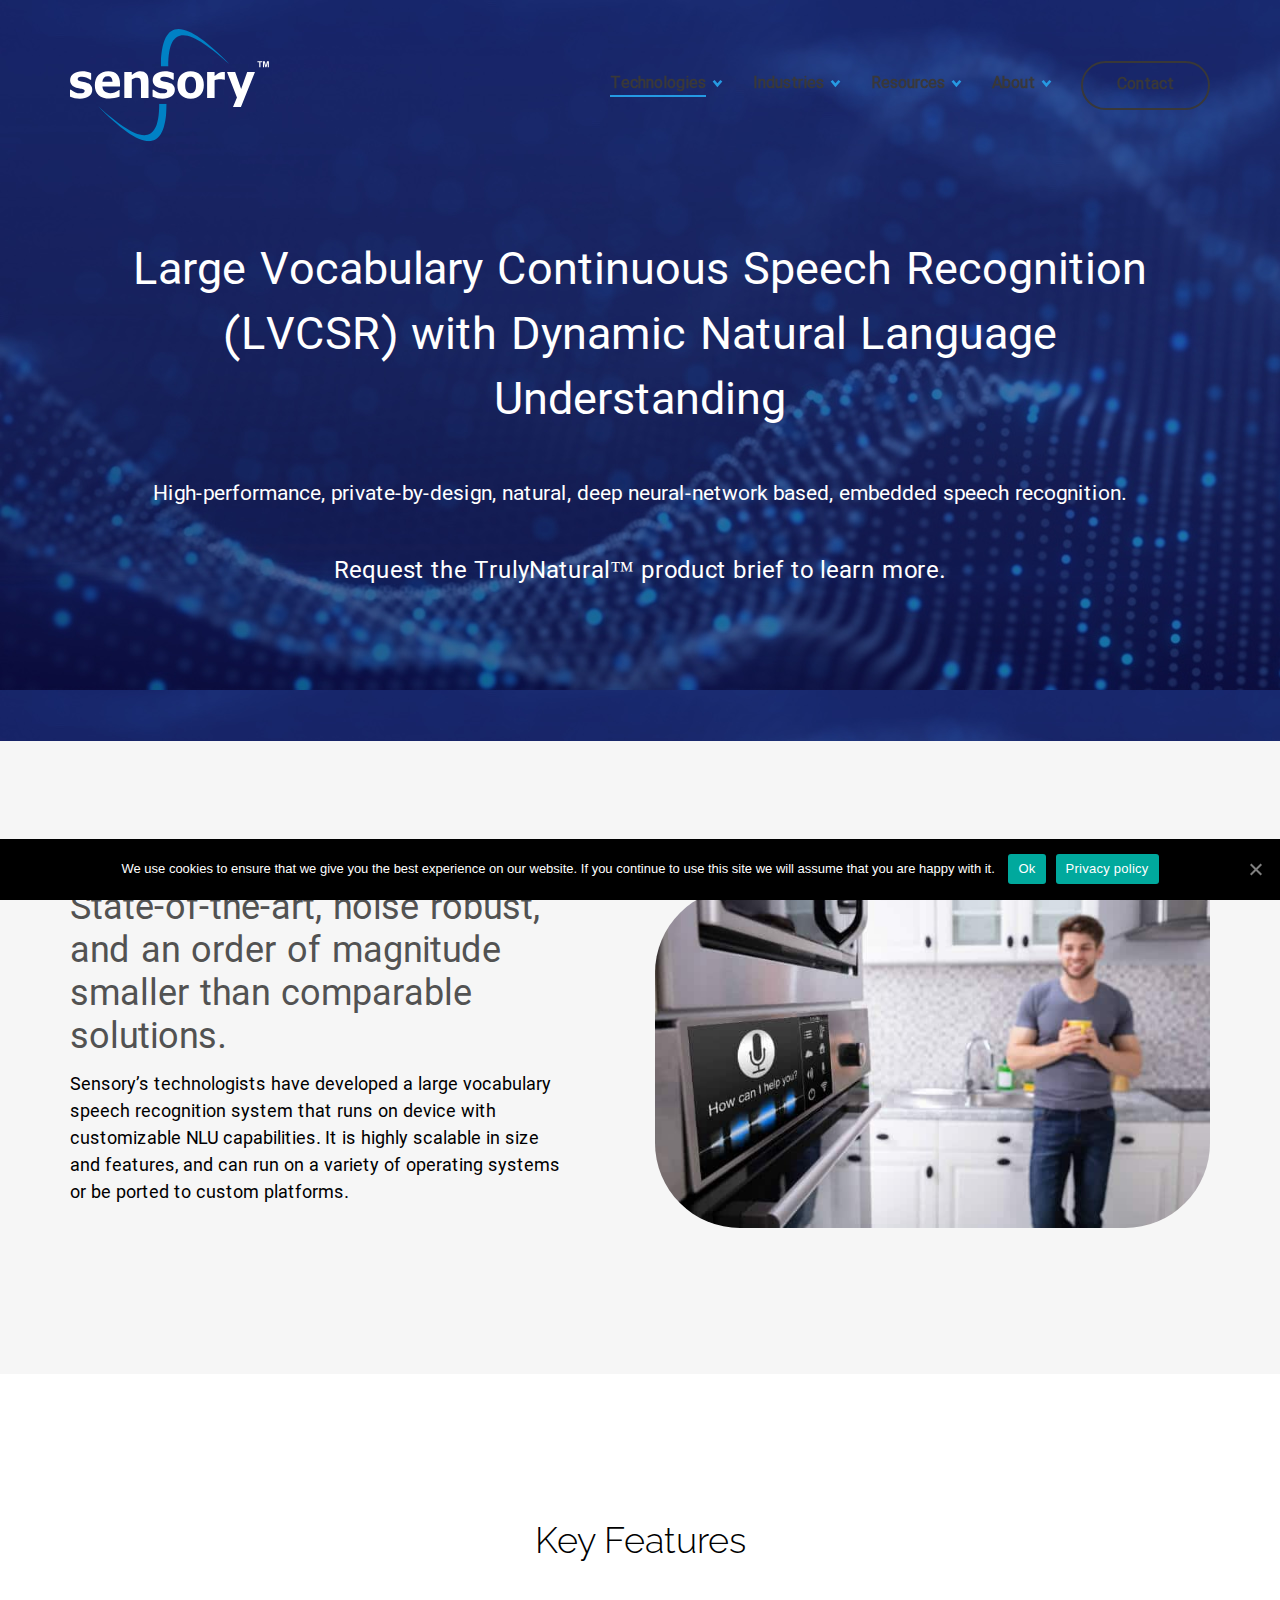
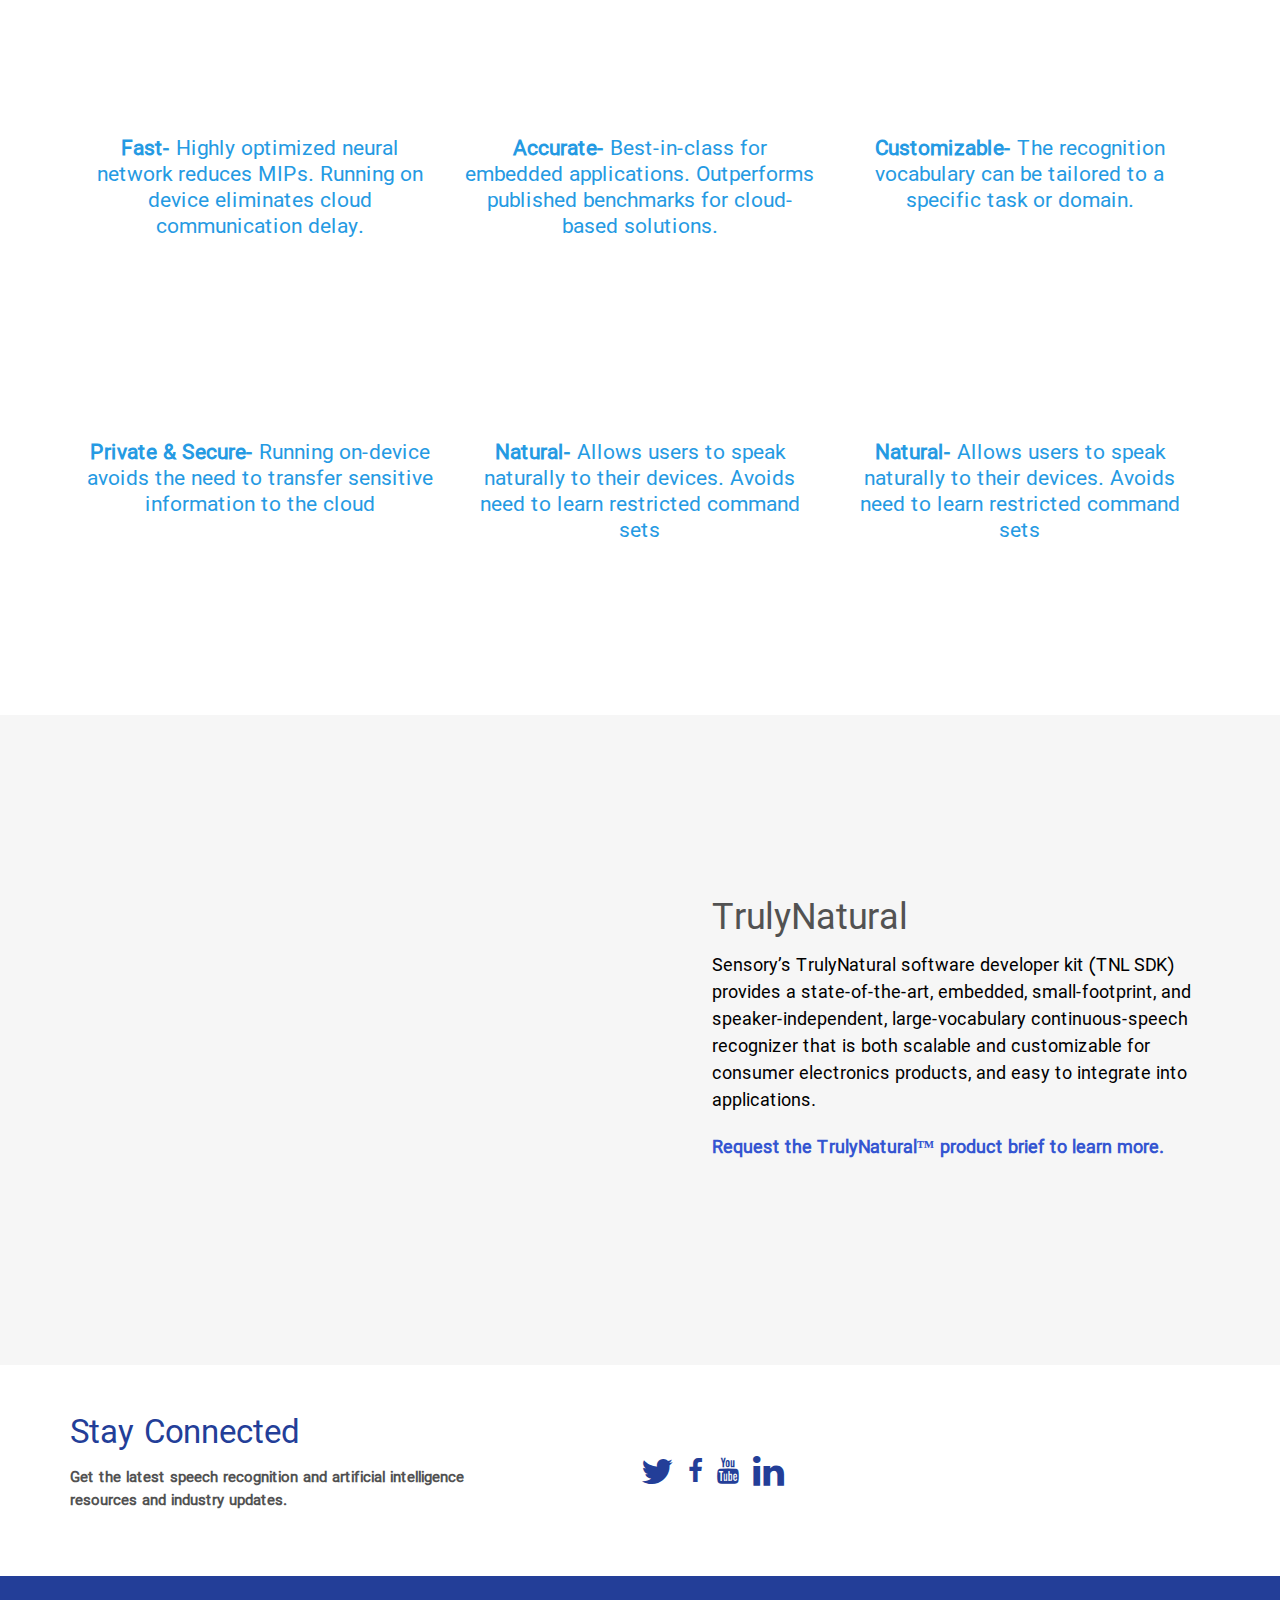
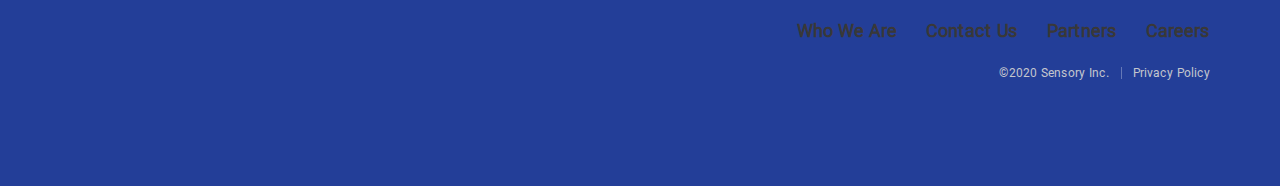
<file: Docker/compose file/AI-compose/wwwroot/natural-language-understanding.html>
<!DOCTYPE html>
<html lang="en">

<head>
<meta charset="utf-8">
<meta http-equiv="X-UA-Compatible" content="IE=edge">
<meta name="viewport" content="width=device-width, initial-scale=1">
<title>Large Vocabulary &#038; Natural Language Understanding | Sensory
</title>
<meta property="og:type" content="website" />
<meta property="og:url" content="https://www.sensory.com/natural-language-understanding/" />

<link rel="canonical" href="natural-language-understanding.html" />

<link rel="shortcut icon" href="wp-content/themes/saas-template-wp-theme/assets/img/favicon.ico" type="image/x-icon">
<script
      src="wp-content/themes/saas-template-wp-theme/assets/js/jquery.js">
</script>
<script>hsjQuery = window['jQuery'];
</script>

<link rel="stylesheet" href="wp-content/themes/saas-template-wp-theme/assets/css/lity.min.css">

<link rel="stylesheet" href="wp-content/themes/saas-template-wp-theme/assets/css/layout.min.css">
<style>a.cta_button{-moz-box-sizing:content-box!important;-webkit-box-sizing:content-box!important;box-sizing:content-box!important;vertical-align:middle}.hs-breadcrumb-menu{list-style-type:none;margin:0 0 0 0;padding:0 0 0 0}.hs-breadcrumb-menu-item{float:left;padding:10px 0 10px 10px}.hs-breadcrumb-menu-divider:before{content:'›';padding-left:10px}.hs-featured-image-link{border:0}.hs-featured-image{float:right;margin:0 0 20px 20px;max-width:50%}@media (max-width:568px){.hs-featured-image{float:none;margin:0;width:100%;max-width:100%}}.hs-screen-reader-text{clip:rect(1px,1px,1px,1px);height:1px;overflow:hidden;position:absolute!important;width:1px}
</style>

<link rel="stylesheet" href="wp-content/themes/saas-template-wp-theme/assets/css/saas-header-1.min.css">

<link rel="stylesheet" href="wp-content/themes/saas-template-wp-theme/assets/css/einstein.css">

<link rel="stylesheet" href="wp-content/themes/saas-template-wp-theme/assets/css/lity.min.css">

<link rel="stylesheet" href="wp-content/themes/saas-template-wp-theme/assets/css/saas-hero-4.min.css">

<link rel="stylesheet" href="wp-content/themes/saas-template-wp-theme/assets/css/saas-image-column-4.min.css">

<link rel="stylesheet" href="wp-content/themes/saas-template-wp-theme/assets/css/saas-content-grid-4.min.css">

<link rel="stylesheet" href="wp-content/themes/saas-template-wp-theme/assets/vendors/slick/slick.css">

<link rel="stylesheet" href="wp-content/themes/saas-template-wp-theme/assets/vendors/slick/slick-theme.css">

<link rel="stylesheet" href="wp-content/themes/saas-template-wp-theme/assets/css/saas-bar-logos-1.min.css">

<link rel="stylesheet" href="wp-content/themes/saas-template-wp-theme/assets/css/saas-carousel-4.min.css">

<link rel="stylesheet" href="wp-content/themes/saas-template-wp-theme/assets/css/saas-image-column-6.min.css">

<link rel="stylesheet" href="wp-content/themes/saas-template-wp-theme/assets/css/saas-carousel-6.min.css">

<link rel="stylesheet" href="wp-content/themes/saas-template-wp-theme/assets/css/saas-featured-resource-5.min.css">

<link rel="stylesheet" href="wp-content/themes/saas-template-wp-theme/assets/css/saas-hero-2.min.css">

<link rel="stylesheet" href="wp-content/themes/saas-template-wp-theme/assets/css/saas-form-1.min.css">

<link rel="stylesheet" href="wp-content/themes/saas-template-wp-theme/assets/css/saas-header-1.min.css">

<link rel="stylesheet" href="wp-content/themes/saas-template-wp-theme/assets/css/saas-style.css">

<link rel="stylesheet" href="wp-content/themes/saas-template-wp-theme/assets/css/sensory-main.css">
<script data-cfasync="false" data-pagespeed-no-defer>/* <![CDATA[ */ //<![CDATA[
	var gtm4wp_datalayer_name = "dataLayer";
	var dataLayer = dataLayer || [];
//]]> /* ]]> */
</script>
<meta name="description" content="Sensory’s technologists have developed a large vocabulary speech recognition system that runs on device with multiple NLU capabilities." />
<meta name="robots" content="index, follow" />
<meta name="googlebot" content="index, follow, max-snippet:-1, max-image-preview:large, max-video-preview:-1" />
<meta name="bingbot" content="index, follow, max-snippet:-1, max-image-preview:large, max-video-preview:-1" />

<link rel="canonical" href="natural-language-understanding.html" />
<meta property="og:locale" content="en_US" />
<meta property="og:type" content="article" />
<meta property="og:title" content="Large Vocabulary &amp; Natural Language Understanding | Sensory" />
<meta property="og:description" content="Sensory’s technologists have developed a large vocabulary speech recognition system that runs on device with multiple NLU capabilities." />
<meta property="og:url" content="https://www.sensory.com/natural-language-understanding/" />
<meta property="og:site_name" content="Sensory" />
<meta property="article:modified_time" content="2020-07-02T21:38:20+00:00" />
<script type="application/ld+json" class="yoast-schema-graph">{"@context":"https://schema.org","@graph":[{"@type":"WebSite","@id":"https://www.sensory.com/#website","url":"https://www.sensory.com/","name":"Sensory","description":"","potentialAction":[{"@type":"SearchAction","target":"https://www.sensory.com/?s={search_term_string}","query-input":"required name=search_term_string"}],"inLanguage":"en-US"},{"@type":"WebPage","@id":"https://www.sensory.com/natural-language-understanding/#webpage","url":"https://www.sensory.com/natural-language-understanding/","name":"Large Vocabulary & Natural Language Understanding | Sensory","isPartOf":{"@id":"https://www.sensory.com/#website"},"datePublished":"2020-02-14T12:46:24+00:00","dateModified":"2020-07-02T21:38:20+00:00","description":"Sensory\u2019s technologists have developed a large vocabulary speech recognition system that runs on device with multiple NLU capabilities.","breadcrumb":{"@id":"https://www.sensory.com/natural-language-understanding/#breadcrumb"},"inLanguage":"en-US","potentialAction":[{"@type":"ReadAction","target":["https://www.sensory.com/natural-language-understanding/"]}]},{"@type":"BreadcrumbList","@id":"https://www.sensory.com/natural-language-understanding/#breadcrumb","itemListElement":[{"@type":"ListItem","position":1,"item":{"@type":"WebPage","@id":"https://www.sensory.com/","url":"https://www.sensory.com/","name":"Home"}},{"@type":"ListItem","position":2,"item":{"@type":"WebPage","@id":"https://www.sensory.com/natural-language-understanding/","url":"https://www.sensory.com/natural-language-understanding/","name":"Large Vocabulary &#038; Natural Language Understanding"}}]}]}
</script>

<link rel='dns-prefetch' href='//js.hs-scripts.com' />

<link href='https://fonts.gstatic.com' crossorigin rel='preconnect' />

<link rel='stylesheet' id='cookie-notice-front-css' href='wp-content/plugins/cookie-notice/css/front.min.css' type='text/css' media='all' />

<link rel='stylesheet' id='awsm-jobs-general-css' href='wp-content/plugins/wp-job-openings/assets/css/general.min.css' type='text/css' media='all' />

<link rel='stylesheet' id='awsm-jobs-style-css' href='wp-content/plugins/wp-job-openings/assets/css/style.min.css' type='text/css' media='all' />

<link rel='https://api.w.org/' href='https://www.sensory.com/wp-json/' />

<link rel="EditURI" type="application/rsd+xml" title="RSD" href="https://www.sensory.com/xmlrpc.php?rsd" />

<link rel="wlwmanifest" type="application/wlwmanifest+xml" href="https://www.sensory.com/wp-includes/wlwmanifest.xml" />
<meta name="generator" content="WordPress 5.4.2" />

<link rel='shortlink' href='https://www.sensory.com/?p=3671' />
<meta name="google-site-verification" content="dL5e0Ha8FnyFlPrf9ChJ8fF2wEGFO0GECn_EJqqXskk" />
<script type="text/javascript">var _hsq = _hsq || [];
				_hsq.push(["setContentType", "standard-page"]);
</script>
<script>(function() {
					var formObjects = [];
					window.hbsptReady = function(formObject) {
						if (!formObject) {
							for (var i in formObjects) {
								hbspt.forms.create(formObjects[i]);
							};
							formObjects = [];
						} else if (window.hbspt && window.hbspt.forms) {
							hbspt.forms.create(formObject);
						} else {
							formObjects.push(formObject);
						}
					};
				})();
</script>
<script data-cfasync="false" data-pagespeed-no-defer>/* <![CDATA[ */ //<![CDATA[
	var dataLayer_content = {"pagePostType":"page","pagePostType2":"single-page","pagePostAuthor":"Smartbug Services"};
	dataLayer.push( dataLayer_content );//]]> /* ]]> */
</script>
<script data-cfasync="false">/* <![CDATA[ */ //<![CDATA[
(function(w,d,s,l,i){w[l]=w[l]||[];w[l].push({'gtm.start':
new Date().getTime(),event:'gtm.js'});var f=d.getElementsByTagName(s)[0],
j=d.createElement(s),dl=l!='dataLayer'?'&l='+l:'';j.async=true;j.src=
'//www.googletagmanager.com/gtm.'+'js?id='+i+dl;f.parentNode.insertBefore(j,f);
})(window,document,'script','dataLayer','GTM-MKZHJBT');//]]> /* ]]> */
</script>
<noscript>
<style id="rocket-lazyload-nojs-css">.rll-youtube-player,[data-lazy-src]{display:none!important}
</style>
</noscript>
</head>

<body class="type-page page-natural-language-understanding"><main>

<div class="saas-theme product-details-c">

<div class="header-container-wrapper">

<div class="header-container container-fluid">

<div class="row-fluid-wrapper row-depth-1 row-number-1 ">

<div class="row-fluid ">

<div class="span12 widget-span widget-type-global_group " style="" data-widget-type="global_group" data-x="0" data-w="12">

<div class="" data-global-widget-path="generated_global_groups/10463608158.html">

<div class="row-fluid-wrapper row-depth-1 row-number-1 ">

<div class="row-fluid ">
</div>
</div>
</div>

<div class="row-fluid-wrapper row-depth-1 row-number-4 ">

<div class="row-fluid ">

<div class="span12 widget-span widget-type-cell main-header" style="" data-widget-type="cell" data-x="0" data-w="12">

<div class="row-fluid-wrapper row-depth-1 row-number-5 ">

<div class="row-fluid ">

<div class="span12 widget-span widget-type-cell page-center" style="" data-widget-type="cell" data-x="0" data-w="12">

<div class="row-fluid-wrapper row-depth-1 row-number-6 ">

<div class="row-fluid ">

<div class="span12 widget-span widget-type-custom_widget " style="" data-widget-type="custom_widget" data-x="0" data-w="12">

<div id="hs_cos_wrapper_module_1560446474753663" class="hs_cos_wrapper hs_cos_wrapper_widget hs_cos_wrapper_type_module" style="" data-hs-cos-general-type="widget" data-hs-cos-type="module">

<div class="header header__mega-menu">

<div class="header__hamburger"><i class="fa fa-bars"></i>
</div>

<div class="header__logo">

<span id="hs_cos_wrapper_module_1560446474753663_" class="hs_cos_wrapper hs_cos_wrapper_widget hs_cos_wrapper_type_logo" style="" data-hs-cos-general-type="widget" data-hs-cos-type="logo"><a href="index.html" id="hs-link-module_1560446474753663_" style="border-width:0px;border:0px;"><img src="data:image/svg+xml,%3Csvg%20xmlns='http://www.w3.org/2000/svg'%20viewBox='0%200%20199%200'%3E%3C/svg%3E" class="hs-image-widget " style="width:199px;border-width:0px;border:0px;" width="199" alt="LOGO HERE" title="LOGO HERE" data-lazy-src="wp-content/themes/saas-template-wp-theme/assets/img/logo.svg">
<noscript><img src="wp-content/themes/saas-template-wp-theme/assets/img/logo.svg" class="hs-image-widget " style="width:199px;border-width:0px;border:0px;" width="199" alt="LOGO HERE" title="LOGO HERE">
</noscript></a>
</span>
</div>
<!--

<div class="header__cta">

<span id="hs_cos_wrapper_module_1560446474753663_" class="hs_cos_wrapper hs_cos_wrapper_widget hs_cos_wrapper_type_cta" style="" data-hs-cos-general-type="widget" data-hs-cos-type="cta"> <!/--HubSpot Call-to-Action Code -/->

<span class="hs-cta-wrapper" id="hs-cta-wrapper-07469517-af57-4ccc-91c3-dbe28b26d97c">

<span class="hs-cta-node hs-cta-07469517-af57-4ccc-91c3-dbe28b26d97c" id="hs-cta-07469517-af57-4ccc-91c3-dbe28b26d97c"> <!-/-[if lte IE 8]>

<div id="hs-cta-ie-element">
</div><![endif]-/-><a href="https://cta-redirect.hubspot.com/cta/redirect/142915/07469517-af57-4ccc-91c3-dbe28b26d97c"><img class="hs-cta-img" id="hs-cta-img-07469517-af57-4ccc-91c3-dbe28b26d97c" style="border-width:0px;" src="data:image/svg+xml,%3Csvg%20xmlns='http://www.w3.org/2000/svg'%20viewBox='0%200%200%200'%3E%3C/svg%3E" alt="Sign Up Free" data-lazy-src="./no-cache.hubspot.com/cta/default/142915/07469517-af57-4ccc-91c3-dbe28b26d97c.png">
<noscript><img class="hs-cta-img" id="hs-cta-img-07469517-af57-4ccc-91c3-dbe28b26d97c" style="border-width:0px;" src="./no-cache.hubspot.com/cta/default/142915/07469517-af57-4ccc-91c3-dbe28b26d97c.png" alt="Sign Up Free">
</noscript></a>
</span>
<script charset="utf-8"
                                            src="https://www-smartbugmedia-com.sandbox.hs-sites.com/hs/cta/cta/current.js">
</script>
<script type="text/javascript">hbspt.cta._relativeUrls = true;
                                            hbspt.cta.load(142915, '07469517-af57-4ccc-91c3-dbe28b26d97c', {});
</script>
</span><!/-- end HubSpot Call-to-Action Code -/->
</span>
</div> -->

<div class="header__menu"><nav>
<ul>
<li class=" menu-item menu-item-type-custom menu-item-object-custom current-menu-ancestor current-menu-parent menu-item-4082 menu-item-has-children">

<div class="header__link-wrapper"> <a href="">

<div id="hs_cos_wrapper_module_1560446474753663_" class="hs_cos_wrapper hs_cos_wrapper_widget hs_cos_wrapper_type_inline_text" style="" data-hs-cos-general-type="widget" data-hs-cos-type="inline_text" data-hs-cos-field="link_text">Technologies
</div> </a>

<span class="expand-trigger"><i class="fa fa-angle-down"></i>
</div>

<div class="header__item-content only-links">

<div class="header__subitem header__subitem__menu no-headline">

<div class="header__link-wrapper header__link-wrapper__sublist"><h3>

<div id="hs_cos_wrapper_module_1560446474753663_" class="hs_cos_wrapper hs_cos_wrapper_widget hs_cos_wrapper_type_inline_text" style="" data-hs-cos-general-type="widget" data-hs-cos-type="inline_text" data-hs-cos-field="first_submenu_headline">
</div></h3>

<span class="expand-trigger"><i class="fa fa-angle-down"></i>
</span>
</div>
<ul>
<li> <a href="wake-word.html">Wake Word &#038; Phrase Recognition</a></li>
<li> <a href="natural-language-understanding.html">Large Vocabulary &#038; Natural Language Understanding</a></li>
<li> <a href="face-voice-biometrics.html">Face &#038; Voice Biometrics</a></li>
<li> <a href="domain-specific-voice-assistants.html">Domain Specific Voice Assistants</a></li>
<li> <a href="sound-identification-scene-analysis.html">Sound Identification &#038; Scene Analysis</a></li>
</ul>
</div>
</div></li>
<li class=" menu-item menu-item-type-custom menu-item-object-custom menu-item-4090 menu-item-has-children">

<div class="header__link-wrapper"> <a href="">

<div id="hs_cos_wrapper_module_1560446474753663_" class="hs_cos_wrapper hs_cos_wrapper_widget hs_cos_wrapper_type_inline_text" style="" data-hs-cos-general-type="widget" data-hs-cos-type="inline_text" data-hs-cos-field="link_text">Industries
</div> </a>

<span class="expand-trigger"><i class="fa fa-angle-down"></i>
</div>

<div class="header__item-content only-links">

<div class="header__subitem header__subitem__menu no-headline">

<div class="header__link-wrapper header__link-wrapper__sublist"><h3>

<div id="hs_cos_wrapper_module_1560446474753663_" class="hs_cos_wrapper hs_cos_wrapper_widget hs_cos_wrapper_type_inline_text" style="" data-hs-cos-general-type="widget" data-hs-cos-type="inline_text" data-hs-cos-field="first_submenu_headline">
</div></h3>

<span class="expand-trigger"><i class="fa fa-angle-down"></i>
</span>
</div>
<ul>
<li> <a href="consumer-home-electronics.html">Consumer &#038; Home Electronics</a></li>
<li> <a href="wearables-bluetooth.html">Wearables, Hearables, &#038; Bluetooth</a></li>
<li> <a href="mobile-tablet-pc.html">Mobile, Tablet, PC</a></li>
<li> <a href="banking-medical-enterprise.html">Banking, Medical, &#038; Enterprise</a></li>
<li> <a href="index.html">Automotive</a></li>
</ul>
</div>
</div></li>
<li class=" menu-item menu-item-type-custom menu-item-object-custom menu-item-4091 menu-item-has-children">

<div class="header__link-wrapper"> <a href="">

<div id="hs_cos_wrapper_module_1560446474753663_" class="hs_cos_wrapper hs_cos_wrapper_widget hs_cos_wrapper_type_inline_text" style="" data-hs-cos-general-type="widget" data-hs-cos-type="inline_text" data-hs-cos-field="link_text">Resources
</div> </a>

<span class="expand-trigger"><i class="fa fa-angle-down"></i>
</div>

<div class="header__item-content only-links">

<div class="header__subitem header__subitem__menu no-headline">

<div class="header__link-wrapper header__link-wrapper__sublist"><h3>

<div id="hs_cos_wrapper_module_1560446474753663_" class="hs_cos_wrapper hs_cos_wrapper_widget hs_cos_wrapper_type_inline_text" style="" data-hs-cos-general-type="widget" data-hs-cos-type="inline_text" data-hs-cos-field="first_submenu_headline">
</div></h3>

<span class="expand-trigger"><i class="fa fa-angle-down"></i>
</span>
</div>
<ul>
<li> <a href="index.html">Blog</a></li>
<li> <a href="index.html">News &#038; Press</a></li>
<li> <a href="index.html">Partners - Chips, IP, and Noise Tech</a></li>
<li> <a href="index.html">Products We Love</a></li>
</ul>
</div>
</div></li>
<li class=" menu-item menu-item-type-custom menu-item-object-custom menu-item-4092 menu-item-has-children">

<div class="header__link-wrapper"> <a href="">

<div id="hs_cos_wrapper_module_1560446474753663_" class="hs_cos_wrapper hs_cos_wrapper_widget hs_cos_wrapper_type_inline_text" style="" data-hs-cos-general-type="widget" data-hs-cos-type="inline_text" data-hs-cos-field="link_text">About
</div> </a>

<span class="expand-trigger"><i class="fa fa-angle-down"></i>
</div>

<div class="header__item-content only-links">

<div class="header__subitem header__subitem__menu no-headline">

<div class="header__link-wrapper header__link-wrapper__sublist"><h3>

<div id="hs_cos_wrapper_module_1560446474753663_" class="hs_cos_wrapper hs_cos_wrapper_widget hs_cos_wrapper_type_inline_text" style="" data-hs-cos-general-type="widget" data-hs-cos-type="inline_text" data-hs-cos-field="first_submenu_headline">
</div></h3>

<span class="expand-trigger"><i class="fa fa-angle-down"></i>
</span>
</div>
<ul>
<li> <a href="index.html">Who We Are</a></li>
<li> <a href="index.html">Careers</a></li>
</ul>
</div>
</div></li>
<li class=" menu-item menu-item-type-post_type menu-item-object-page menu-item-4113">

<div class="header__link-wrapper"> <a href="index.html">

<div id="hs_cos_wrapper_module_1560446474753663_" class="hs_cos_wrapper hs_cos_wrapper_widget hs_cos_wrapper_type_inline_text" style="" data-hs-cos-general-type="widget" data-hs-cos-type="inline_text" data-hs-cos-field="link_text">Contact
</div> </a>
</div></li>
</ul></nav>
</div>
</div>
</div>
</div>
</div>
</div>
</div>
</div>
</div>
</div>
</div>
</div>
</div>
</div>
</div>
</div>
</div>

<div class="body-container-wrapper">

<div class="body-container container-fluid">

<div class="row-fluid-wrapper row-depth-1 row-number-1 ">

<div class="row-fluid ">

<div class="span12 widget-span widget-type-custom_widget " style="" data-widget-type="custom_widget" data-x="0" data-w="12">

<div id="hs_cos_wrapper_module_1561150414014284" class="hs_cos_wrapper hs_cos_wrapper_widget hs_cos_wrapper_type_module" style="" data-hs-cos-general-type="widget" data-hs-cos-type="module">

<div class="saas-hero-4 banner text-center large-padding no-bg">

<div class="page-center">

<div class="banner-content text-center"><h2>Large Vocabulary Continuous Speech Recognition (LVCSR) with Dynamic Natural Language Understanding</h2>

<p>High-performance, private-by-design, natural, deep neural-network based, embedded speech recognition.</p><h3><a href="index.html">Request the TrulyNatural™ product brief to learn more.</a></h3><h3></h3>
</div>
</div>
</div>
</div>
</div>
</div>
</div>

<div class="row-fluid-wrapper row-depth-1 row-number-2 ">

<div class="row-fluid ">

<div class="span12 widget-span widget-type-custom_widget " style="" data-widget-type="custom_widget" data-x="0" data-w="12">

<div id="hs_cos_wrapper_module_15571628864294011" class="hs_cos_wrapper hs_cos_wrapper_widget hs_cos_wrapper_type_module" style="" data-hs-cos-general-type="widget" data-hs-cos-type="module">

<div class="section saas-image-column-4 right table-display section-grey">

<div class="page-center">

<div class="row-fluid">

<div class="widget-span span6 content">

<p>&nbsp;</p><h2>State-of-the-art, noise robust, and an order of magnitude smaller than comparable solutions.</h2>

<p>Sensory’s technologists have developed a large vocabulary speech recognition system that runs on device with customizable NLU capabilities. It is highly scalable in size and features, and can run on a variety of operating systems or be ported to custom platforms.</p>

<p>&nbsp;</p>
</div>

<div class="widget-span span6 image "> <img src="data:image/svg+xml,%3Csvg%20xmlns='http://www.w3.org/2000/svg'%20viewBox='0%200%200%200'%3E%3C/svg%3E" alt="Image Alt Text" data-lazy-src="wp-content/uploads/fridge.jpg">
<noscript><img src="wp-content/uploads/fridge.jpg" alt="Image Alt Text">
</noscript>
</div>
</div>
</div>
</div>
</div>
</div>
</div>
</div>

<div class="row-fluid-wrapper row-depth-1 row-number-3 ">

<div class="row-fluid ">

<div class="span12 widget-span widget-type-custom_widget " style="" data-widget-type="custom_widget" data-x="0" data-w="12">

<div id="hs_cos_wrapper_module_1561151377995522" class="hs_cos_wrapper hs_cos_wrapper_widget hs_cos_wrapper_type_module" style="" data-hs-cos-general-type="widget" data-hs-cos-type="module">

<div class="saas-content-grid-4">

    <div class="page-center">

        <div class="header-content"><h2>Key Features</h2>
        </div>



        <div class="solutions-module solutions-module--5">


        <div class="solution-item">

            <div class="solution-item-image">
                <img src="data:image/svg+xml,%3Csvg%20xmlns='http://www.w3.org/2000/svg'%20viewBox='0%200%20226%20226'%3E%3C/svg%3E" alt="Fast" width="226" height="226" data-lazy-src="wp-content/uploads/fast.svg">
                <noscript><img src="wp-content/uploads/fast.svg" alt="Fast" width="226" height="226">
                </noscript>
            </div>

            <div class="solution-item-title">
                <strong>Fast-</strong> Highly optimized neural network reduces MIPs. Running on device eliminates cloud communication delay.
            </div>

            <div class="solution-item-description"></div>
        </div>

        <div class="solution-item">

            <div class="solution-item-image"> <img src="data:image/svg+xml,%3Csvg%20xmlns='http://www.w3.org/2000/svg'%20viewBox='0%200%20226%20226'%3E%3C/svg%3E" alt="Accurate" width="226" height="226" data-lazy-src="wp-content/uploads/accurate.svg">
            <noscript><img src="wp-content/uploads/accurate.svg" alt="Accurate" width="226" height="226">
            </noscript>
            </div>

            <div class="solution-item-title"><strong>Accurate-</strong> Best-in-class for embedded applications. Outperforms published benchmarks for cloud-based solutions.
            </div>

            <div class="solution-item-description">
            </div>
        </div>

        <div class="solution-item">

            <div class="solution-item-image"> <img src="data:image/svg+xml,%3Csvg%20xmlns='http://www.w3.org/2000/svg'%20viewBox='0%200%20226%20226'%3E%3C/svg%3E" alt="Customizable" width="226" height="226" data-lazy-src="wp-content/uploads/customizable.svg">
            <noscript><img src="wp-content/uploads/customizable.svg" alt="Customizable" width="226" height="226">
            </noscript>
            </div>

            <div class="solution-item-title"><strong>Customizable-</strong> The recognition vocabulary can be tailored to a specific task or domain.
            </div>

            <div class="solution-item-description">
            </div>
        </div>

        <div class="solution-item">

            <div class="solution-item-image"> <img src="data:image/svg+xml,%3Csvg%20xmlns='http://www.w3.org/2000/svg'%20viewBox='0%200%20226%20226'%3E%3C/svg%3E" alt="Private/Secure" width="226" height="226" data-lazy-src="wp-content/uploads/private-secure.svg">
            <noscript><img src="wp-content/uploads/private-secure.svg" alt="Private/Secure" width="226" height="226">
            </noscript>
            </div>

            <div class="solution-item-title"><strong>Private & Secure-</strong> Running on-device avoids the need to transfer sensitive information to the cloud
            </div>

            <div class="solution-item-description">
            </div>
        </div>

        <div class="solution-item">

            <div class="solution-item-image"> <img src="data:image/svg+xml,%3Csvg%20xmlns='http://www.w3.org/2000/svg'%20viewBox='0%200%20226%20226'%3E%3C/svg%3E" alt="Natural" width="226" height="226" data-lazy-src="wp-content/uploads/natural.svg">
            <noscript><img src="wp-content/uploads/natural.svg" alt="Natural" width="226" height="226">
            </noscript>
            </div>

            <div class="solution-item-title"><strong>Natural-</strong> Allows users to speak naturally to their devices. Avoids need to learn restricted command sets
            </div>

            <div class="solution-item-description">
            </div>
        </div>
        <div class="solution-item">

            <div class="solution-item-image"> <img src="data:image/svg+xml,%3Csvg%20xmlns='http://www.w3.org/2000/svg'%20viewBox='0%200%20226%20226'%3E%3C/svg%3E" alt="Natural" width="226" height="226" data-lazy-src="wp-content/uploads/natural.svg">
            <noscript><img src="wp-content/uploads/natural.svg" alt="Natural" width="226" height="226">
            </noscript>
            </div>

            <div class="solution-item-title"><strong>Natural-</strong> Allows users to speak naturally to their devices. Avoids need to learn restricted command sets
            </div>

            <div class="solution-item-description">
            </div>
        </div>
        </div>
    </div>
</div>

</div>
</div>
</div>
</div>

<div class="row-fluid-wrapper row-depth-1 row-number-4 ">

<div class="row-fluid ">

<div class="span12 widget-span widget-type-custom_widget " style="" data-widget-type="custom_widget" data-x="0" data-w="12">

<div id="hs_cos_wrapper_module_1561151045879426" class="hs_cos_wrapper hs_cos_wrapper_widget hs_cos_wrapper_type_module" style="" data-hs-cos-general-type="widget" data-hs-cos-type="module">

<div class="section saas-image-column-4 left table-display section-grey">

<div class="page-center">

<div class="row-fluid">

<div class="widget-span span6 content"><h2>TrulyNatural</h2>

<p>Sensory&#8217;s TrulyNatural software developer kit (TNL SDK) provides a state-of-the-art, embedded, small-footprint, and speaker-independent, large-vocabulary continuous-speech recognizer that is both scalable and customizable for consumer electronics products, and easy to integrate into applications.</p>

<p><a href="index.html">Request the TrulyNatural™ product brief to learn more.</a></p>
</div>

<div class="widget-span span6 image "> <img src="data:image/svg+xml,%3Csvg%20xmlns='http://www.w3.org/2000/svg'%20viewBox='0%200%20550%20450'%3E%3C/svg%3E" alt="Image Alt Text)" width="550" height="450" data-lazy-src="wp-content/uploads/tnl-product-brief-e1593725793245.png">
<noscript><img src="wp-content/uploads/tnl-product-brief-e1593725793245.png" alt="Image Alt Text)" width="550" height="450">
</noscript>
</div>
</div>
</div>
</div>
</div>
</div>
</div>
</div>

<div class="row-fluid-wrapper row-depth-1 row-number-10 ">

<div class="row-fluid ">

<div class="span12 widget-span widget-type-custom_widget " style="" data-widget-type="custom_widget" data-x="0" data-w="12">

<div id="hs_cos_wrapper_module_1556320815171104" class="hs_cos_wrapper hs_cos_wrapper_widget hs_cos_wrapper_type_module" style="" data-hs-cos-general-type="widget" data-hs-cos-type="module">

<div class="saas-form-1">

<div class="page-center">

<div class="header-content"><h2>Stay Connected</h2><h5>Get the latest speech recognition and artificial intelligence resources and industry updates.</h5>
</div>

<div class="subscribe-form">
<script>hbsptReady({
							portalId: 6481928,
							formId: "4f340363-5bf0-4a95-8f2d-9bf53cd915a6",
							target: "#hbspt-form-1597653642000-6465767850",
							shortcode: "wp",
						});
</script>

<div class="hbspt-form" id="hbspt-form-1597653642000-6465767850">
</div>
<script charset="utf-8" type="text/javascript" src="forms/v2.js" defer onload="window.hbsptReady()">
</script>
</div>

<div class="social-icons"> <a href="https://twitter.com/trulyhandsfree"> <i class="fa fa-twitter" aria-hidden="true"></i> </a> <a href="https://www.facebook.com/SensoryInc"> <i class="fa fa-facebook" aria-hidden="true"></i> </a> <a href="http://www.youtube.com/c/SensoryInc"> <i class="fa fa-youtube" aria-hidden="true"></i> </a> <a href="https://www.linkedin.com/company/sensory-inc-?trk=tyah&trkInfo=tas:sensory,%20inc"> <i class="fa fa-linkedin" aria-hidden="true"></i> </a>
</div>
</div>
</div>
</div>
</div>
</div>
</div>
</div>
</div>

<div class="footer-container-wrapper">

<div class="footer-container container-fluid">

<div class="row-fluid-wrapper row-depth-1 row-number-1 ">

<div class="row-fluid ">

<div class="span12 widget-span widget-type-global_group " style="" data-widget-type="global_group" data-x="0" data-w="12">

<div class="" data-global-widget-path="generated_global_groups/9166514572.html">

<div class="row-fluid-wrapper row-depth-1 row-number-1 ">

<div class="row-fluid ">

<div class="span12 widget-span widget-type-cell footer white-text" style="" data-widget-type="cell" data-x="0" data-w="12">

<div class="row-fluid-wrapper row-depth-1 row-number-2 ">

<div class="row-fluid ">

<div class="span12 widget-span widget-type-cell page-center" style="" data-widget-type="cell" data-x="0" data-w="12">

<div class="row-fluid-wrapper row-depth-1 row-number-3 ">

<div class="row-fluid ">

<div class="span12 widget-span widget-type-cell bottom" style="" data-widget-type="cell" data-x="0" data-w="12">

<div class="row-fluid-wrapper row-depth-1 row-number-4 ">

<div class="row-fluid ">

<div class="span5 widget-span widget-type-logo logo" style="" data-widget-type="logo" data-x="0" data-w="5">

<div class="cell-wrapper layout-widget-wrapper">

<span id="hs_cos_wrapper_module_1491505307454803" class="hs_cos_wrapper hs_cos_wrapper_widget hs_cos_wrapper_type_logo" style="" data-hs-cos-general-type="widget" data-hs-cos-type="logo"><a href="index.html" id="hs-link-module_1491505307454803" style="border-width:0px;border:0px;"><img src="data:image/svg+xml,%3Csvg%20xmlns='http://www.w3.org/2000/svg'%20viewBox='0%200%20155%200'%3E%3C/svg%3E" class="hs-image-widget " style="width:155px;border-width:0px;border:0px;" width="155" alt="Sensory White" title="Sensory" data-lazy-src="wp-content/themes/saas-template-wp-theme/assets/img/logo.svg">
<noscript><img src="wp-content/themes/saas-template-wp-theme/assets/img/logo.svg" class="hs-image-widget " style="width:155px;border-width:0px;border:0px;" width="155" alt="Sensory White" title="Sensory">
</noscript></a>
</span>
</div>
</div>

<div class="span7 widget-span widget-type-cell " style="" data-widget-type="cell" data-x="5" data-w="7">

<div class="row-fluid-wrapper row-depth-2 row-number-1 ">

<div class="row-fluid ">

<div class="span12 widget-span widget-type-menu text-left" style="" data-widget-type="menu" data-x="0" data-w="12">

<div class="cell-wrapper layout-widget-wrapper">

<span id="hs_cos_wrapper_module_1491505312027805" class="hs_cos_wrapper hs_cos_wrapper_widget hs_cos_wrapper_type_menu" style="" data-hs-cos-general-type="widget" data-hs-cos-type="menu">

<div id="hs_menu_wrapper_module_1491505312027805" class="hs-menu-wrapper active-branch no-flyouts hs-menu-flow-horizontal" role="navigation" data-sitemap-name="SBM_2018 Footer Menu" data-menu-id="9166514706" aria-label="Navigation Menu">
<ul>
<li class="hs-menu-item hs-menu-depth-1"><a href="index.html" role="menuitem">Who We Are</a></li>
<li class="hs-menu-item hs-menu-depth-1"><a href="index.html" role="menuitem">Contact Us</a></li>
<li class="hs-menu-item hs-menu-depth-1"><a href="index.html" role="menuitem">Partners</a></li>
<li class="hs-menu-item hs-menu-depth-1"><a href="index.html" role="menuitem">Careers</a></li>
</ul>
<ul class="subfooter-menu">
<li>©2020 Sensory Inc.</li>
<li><a href="index.html">Privacy Policy</a></li>
</ul>
</div>
</span>
</div>
</div>
</div>
</div>
</div>
</div>
</div>
</div>
</div>
</div>
</div>
</div>
</div>
</div>
</div>
</div>
</div>
</div>
</div>
</div>
</div>
</div>
</div></main>
<script type='text/javascript'>/* <![CDATA[ */ var cnArgs = {"ajaxUrl":"https:\/\/www.sensory.com\/wp-admin\/admin-ajax.php","nonce":"ca75f72c45","hideEffect":"fade","position":"bottom","onScroll":"0","onScrollOffset":"100","onClick":"0","cookieName":"cookie_notice_accepted","cookieTime":"7862400","cookieTimeRejected":"2592000","cookiePath":"\/","cookieDomain":"","redirection":"1","cache":"1","refuse":"0","revokeCookies":"0","revokeCookiesOpt":"automatic","secure":"1","coronabarActive":"0"}; /* ]]> */
</script>
<script type='text/javascript' src='wp-content/plugins/cookie-notice/js/front.min.js'>
</script>
<script type='text/javascript' src='wp-content/themes/saas-template-wp-theme/scripts.js'>
</script>

<div id="cookie-notice" role="banner" class="cookie-notice-hidden cookie-revoke-hidden cn-position-bottom" aria-label="Cookie Notice" style="background-color: rgba(0,0,0,1);">

<div class="cookie-notice-container" style="color: #fff;">

<span id="cn-notice-text" class="cn-text-container">We use cookies to ensure that we give you the best experience on our website. If you continue to use this site we will assume that you are happy with it.
</span>

<span id="cn-notice-buttons" class="cn-buttons-container"><a href="#" id="cn-accept-cookie" data-cookie-set="accept" class="cn-set-cookie cn-button bootstrap button" aria-label="Ok">Ok</a><a href="index.html" target="_blank" id="cn-more-info" class="cn-more-info cn-button bootstrap button" aria-label="Privacy policy">Privacy policy</a>
</span><a href="javascript:void(0);" id="cn-close-notice" data-cookie-set="accept" class="cn-close-icon" aria-label="Ok"></a>
</div>
</div>
<script>window.lazyLoadOptions={elements_selector:"img[data-lazy-src],.rocket-lazyload,iframe[data-lazy-src]",data_src:"lazy-src",data_srcset:"lazy-srcset",data_sizes:"lazy-sizes",class_loading:"lazyloading",class_loaded:"lazyloaded",threshold:300,callback_loaded:function(element){if(element.tagName==="IFRAME"&&element.dataset.rocketLazyload=="fitvidscompatible"){if(element.classList.contains("lazyloaded")){if(typeof window.jQuery!="undefined"){if(jQuery.fn.fitVids){jQuery(element).parent().fitVids()}}}}}};window.addEventListener('LazyLoad::Initialized',function(e){var lazyLoadInstance=e.detail.instance;if(window.MutationObserver){var observer=new MutationObserver(function(mutations){var image_count=0;var iframe_count=0;var rocketlazy_count=0;mutations.forEach(function(mutation){for(i=0;i<mutation.addedNodes.length;i++){if(typeof mutation.addedNodes[i].getElementsByTagName!=='function'){return}
if(typeof mutation.addedNodes[i].getElementsByClassName!=='function'){return}
images=mutation.addedNodes[i].getElementsByTagName('img');is_image=mutation.addedNodes[i].tagName=="IMG";iframes=mutation.addedNodes[i].getElementsByTagName('iframe');is_iframe=mutation.addedNodes[i].tagName=="IFRAME";rocket_lazy=mutation.addedNodes[i].getElementsByClassName('rocket-lazyload');image_count+=images.length;iframe_count+=iframes.length;rocketlazy_count+=rocket_lazy.length;if(is_image){image_count+=1}
if(is_iframe){iframe_count+=1}}});if(image_count>0||iframe_count>0||rocketlazy_count>0){lazyLoadInstance.update()}});var b=document.getElementsByTagName("body")[0];var config={childList:!0,subtree:!0};observer.observe(b,config)}},!1)
</script>
<script data-no-minify="1" async src="wp-content/plugins/wp-rocket/assets/js/lazyload/16-1/lazyload.min.js">
</script>
<script src='wp-content/themes/saas-template-wp-theme/assets/modernizr-custom.js'>
</script>
<script type="text/javascript" id="hs-script-loader" async defer src="6481928.js">
</script>
<script
    src="wp-content/themes/saas-template-wp-theme/assets/js/saas-main.js">
</script>
<script src="wp-content/themes/saas-template-wp-theme/assets/js/project.js">
</script>
<script
    src="wp-content/themes/saas-template-wp-theme/assets/js/saas-header-1.js">
</script>
<script src="wp-content/themes/saas-template-wp-theme/assets/js/lity.min.js">
</script>
<script src="wp-content/themes/saas-template-wp-theme/assets/vendors/slick/slick.min.js">
</script>
<script
    src="wp-content/themes/saas-template-wp-theme/assets/js/saas-bar-logos.js">
<script src="wp-content/themes/saas-template-wp-theme/assets/js/saas-carousel-4.js">
</script>
<script src="wp-content/themes/saas-template-wp-theme/assets/js/saas-carousel-6.min.js">
</script>
<script
    src="wp-content/themes/saas-template-wp-theme/assets/js/saas-form.js">
</script>
</body>
</html>

<!-- This website is like a Rocket, isn't it? Performance optimized by WP Rocket. Learn more: https://wp-rocket.me - Debug: cached@1597653642 -->
</file>
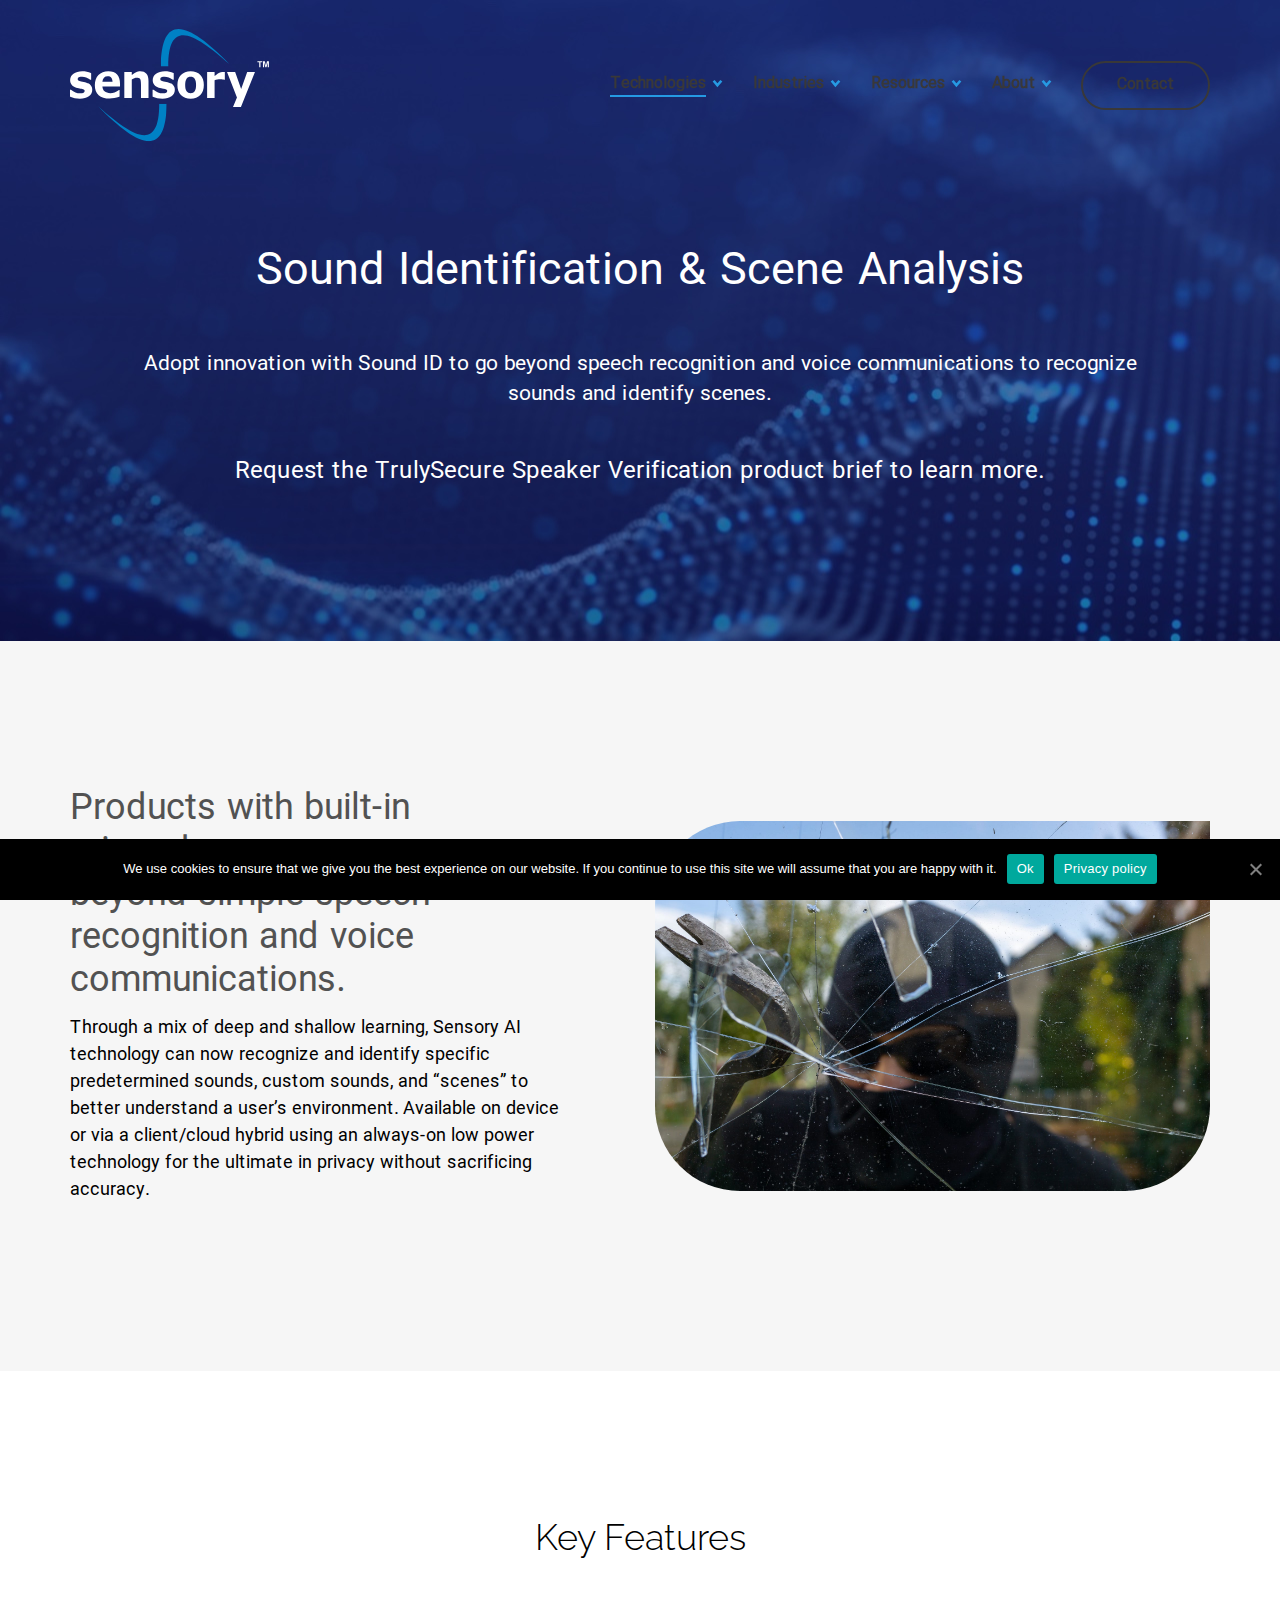
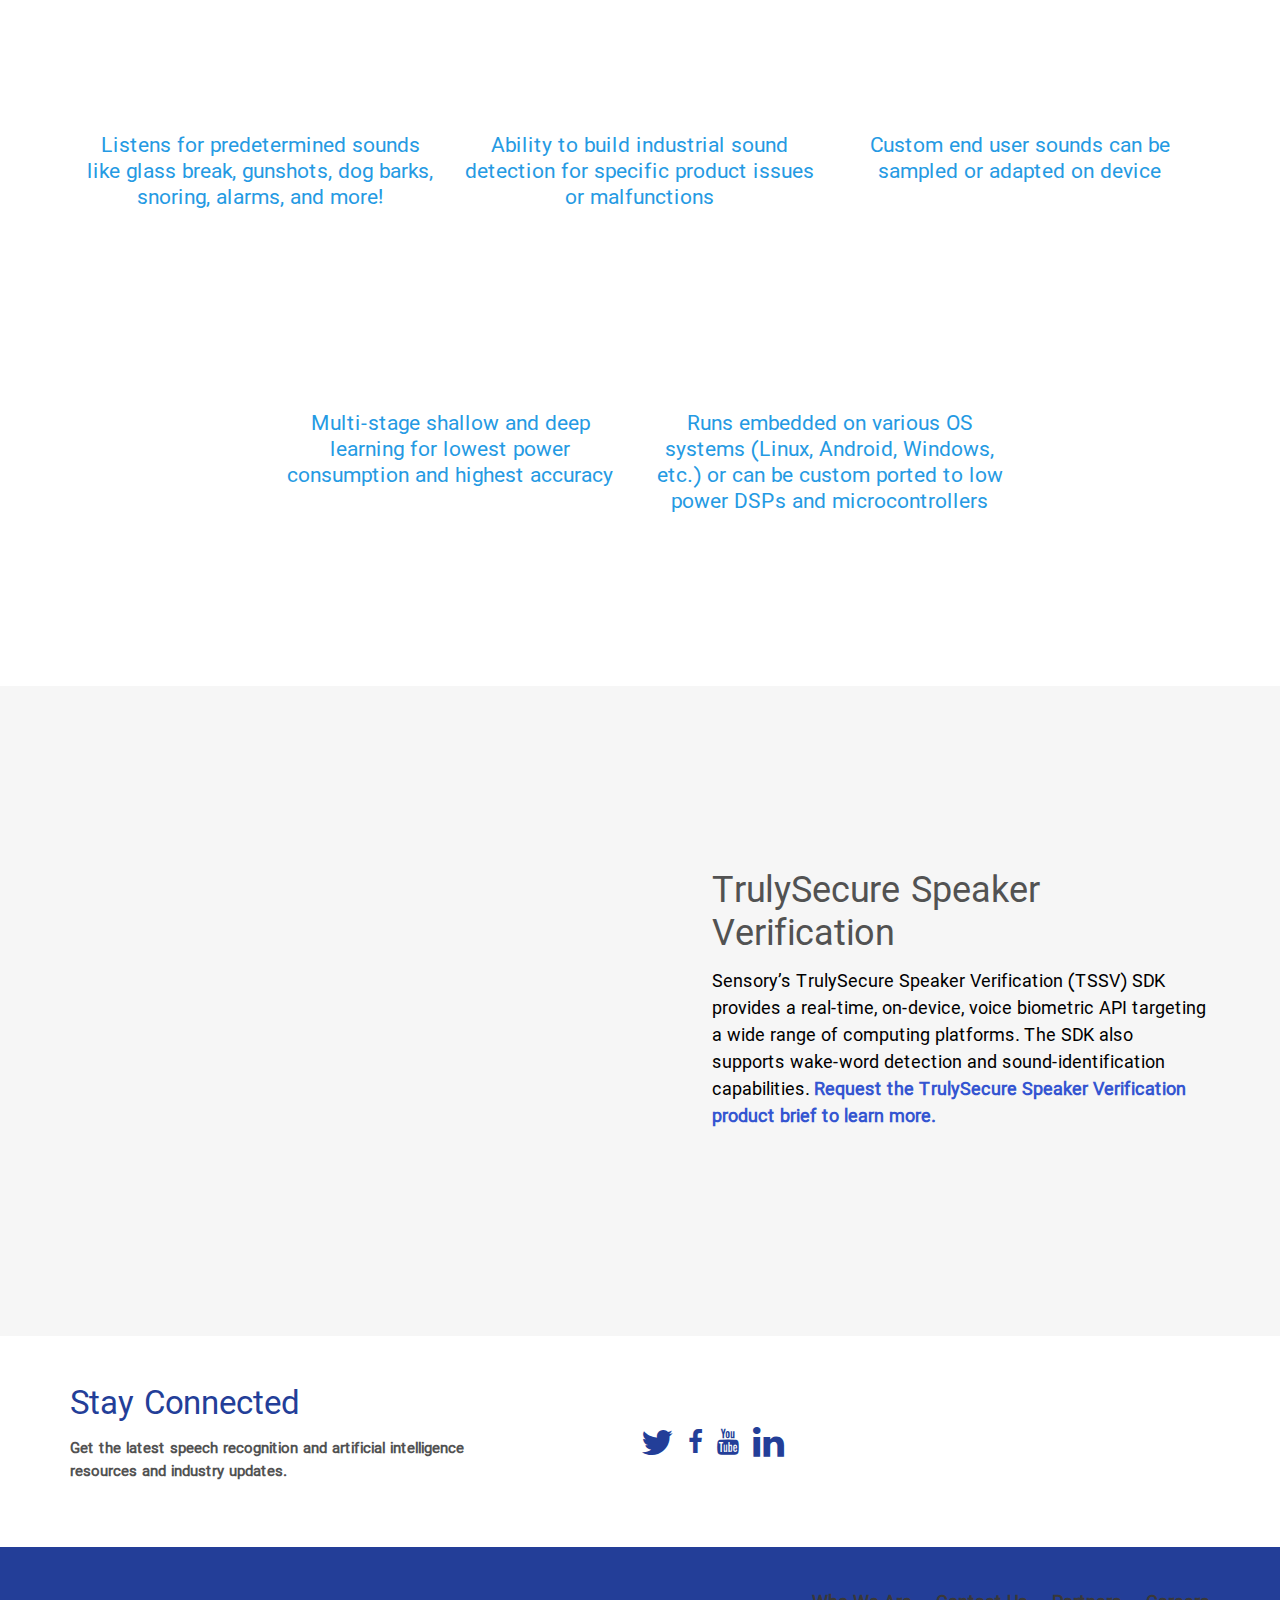
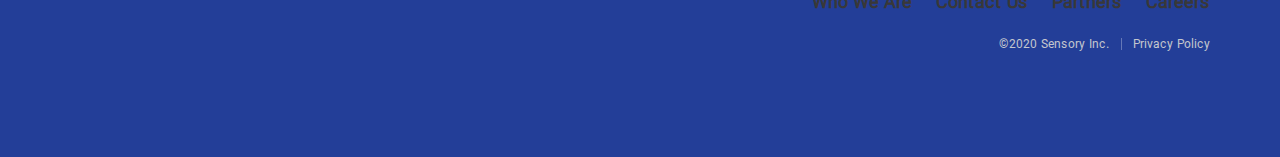
<file: Docker/compose file/AI-compose/wwwroot/sound-identification-scene-analysis.html>
<!DOCTYPE html><html lang="en"><head><meta charset="utf-8"><meta http-equiv="X-UA-Compatible" content="IE=edge"><meta name="viewport" content="width=device-width, initial-scale=1"><title>Sound Identification &#038; Scene Analysis | Sensory</title><meta property="og:type" content="website" /><meta property="og:url" content="https://www.sensory.com/sound-identification-scene-analysis/" /><link rel="canonical" href="sound-identification-scene-analysis.html" /><link rel="shortcut icon" href="wp-content/themes/saas-template-wp-theme/assets/img/favicon.ico" type="image/x-icon">  <script
      src="wp-content/themes/saas-template-wp-theme/assets/js/jquery.js"></script> <script>hsjQuery = window['jQuery'];</script> <link rel="stylesheet" href="wp-content/themes/saas-template-wp-theme/assets/css/lity.min.css"><link rel="stylesheet" href="wp-content/themes/saas-template-wp-theme/assets/css/layout.min.css"><style>a.cta_button{-moz-box-sizing:content-box!important;-webkit-box-sizing:content-box!important;box-sizing:content-box!important;vertical-align:middle}.hs-breadcrumb-menu{list-style-type:none;margin:0 0 0 0;padding:0 0 0 0}.hs-breadcrumb-menu-item{float:left;padding:10px 0 10px 10px}.hs-breadcrumb-menu-divider:before{content:'›';padding-left:10px}.hs-featured-image-link{border:0}.hs-featured-image{float:right;margin:0 0 20px 20px;max-width:50%}@media (max-width:568px){.hs-featured-image{float:none;margin:0;width:100%;max-width:100%}}.hs-screen-reader-text{clip:rect(1px,1px,1px,1px);height:1px;overflow:hidden;position:absolute!important;width:1px}</style><link rel="stylesheet" href="wp-content/themes/saas-template-wp-theme/assets/css/saas-header-1.min.css"><link rel="stylesheet" href="wp-content/themes/saas-template-wp-theme/assets/css/einstein.css"><link rel="stylesheet" href="wp-content/themes/saas-template-wp-theme/assets/css/lity.min.css"><link rel="stylesheet" href="wp-content/themes/saas-template-wp-theme/assets/css/saas-hero-4.min.css"><link rel="stylesheet" href="wp-content/themes/saas-template-wp-theme/assets/css/saas-image-column-4.min.css"><link rel="stylesheet" href="wp-content/themes/saas-template-wp-theme/assets/css/saas-content-grid-4.min.css"><link rel="stylesheet" href="wp-content/themes/saas-template-wp-theme/assets/vendors/slick/slick.css"><link rel="stylesheet" href="wp-content/themes/saas-template-wp-theme/assets/vendors/slick/slick-theme.css"><link rel="stylesheet" href="wp-content/themes/saas-template-wp-theme/assets/css/saas-bar-logos-1.min.css"><link rel="stylesheet" href="wp-content/themes/saas-template-wp-theme/assets/css/saas-carousel-4.min.css"><link rel="stylesheet" href="wp-content/themes/saas-template-wp-theme/assets/css/saas-image-column-6.min.css"><link rel="stylesheet" href="wp-content/themes/saas-template-wp-theme/assets/css/saas-carousel-6.min.css"><link rel="stylesheet" href="wp-content/themes/saas-template-wp-theme/assets/css/saas-featured-resource-5.min.css"><link rel="stylesheet" href="wp-content/themes/saas-template-wp-theme/assets/css/saas-hero-2.min.css"><link rel="stylesheet" href="wp-content/themes/saas-template-wp-theme/assets/css/saas-form-1.min.css"><link rel="stylesheet" href="wp-content/themes/saas-template-wp-theme/assets/css/saas-header-1.min.css"><link rel="stylesheet" href="wp-content/themes/saas-template-wp-theme/assets/css/saas-style.css"><link rel="stylesheet" href="wp-content/themes/saas-template-wp-theme/assets/css/sensory-main.css">  <script data-cfasync="false" data-pagespeed-no-defer>/* <![CDATA[ */ //<![CDATA[
	var gtm4wp_datalayer_name = "dataLayer";
	var dataLayer = dataLayer || [];
//]]> /* ]]> */</script> <meta name="description" content="Sound ID technology can now recognize and identify specific predetermined sounds, custom sounds, and “scenes” to better understand a user’s environment." /><meta name="robots" content="index, follow" /><meta name="googlebot" content="index, follow, max-snippet:-1, max-image-preview:large, max-video-preview:-1" /><meta name="bingbot" content="index, follow, max-snippet:-1, max-image-preview:large, max-video-preview:-1" /><link rel="canonical" href="sound-identification-scene-analysis.html" /><meta property="og:locale" content="en_US" /><meta property="og:type" content="article" /><meta property="og:title" content="Sound Identification &amp; Scene Analysis | Sensory" /><meta property="og:description" content="Sound ID technology can now recognize and identify specific predetermined sounds, custom sounds, and “scenes” to better understand a user’s environment." /><meta property="og:url" content="https://www.sensory.com/sound-identification-scene-analysis/" /><meta property="og:site_name" content="Sensory" /><meta property="article:modified_time" content="2020-06-02T16:46:07+00:00" /> <script type="application/ld+json" class="yoast-schema-graph">{"@context":"https://schema.org","@graph":[{"@type":"WebSite","@id":"https://www.sensory.com/#website","url":"https://www.sensory.com/","name":"Sensory","description":"","potentialAction":[{"@type":"SearchAction","target":"https://www.sensory.com/?s={search_term_string}","query-input":"required name=search_term_string"}],"inLanguage":"en-US"},{"@type":"WebPage","@id":"https://www.sensory.com/sound-identification-scene-analysis/#webpage","url":"https://www.sensory.com/sound-identification-scene-analysis/","name":"Sound Identification & Scene Analysis | Sensory","isPartOf":{"@id":"https://www.sensory.com/#website"},"datePublished":"2020-02-14T13:17:32+00:00","dateModified":"2020-06-02T16:46:07+00:00","description":"Sound ID technology can now recognize and identify specific predetermined sounds, custom sounds, and \u201cscenes\u201d to better understand a user\u2019s environment.","breadcrumb":{"@id":"https://www.sensory.com/sound-identification-scene-analysis/#breadcrumb"},"inLanguage":"en-US","potentialAction":[{"@type":"ReadAction","target":["https://www.sensory.com/sound-identification-scene-analysis/"]}]},{"@type":"BreadcrumbList","@id":"https://www.sensory.com/sound-identification-scene-analysis/#breadcrumb","itemListElement":[{"@type":"ListItem","position":1,"item":{"@type":"WebPage","@id":"https://www.sensory.com/","url":"https://www.sensory.com/","name":"Home"}},{"@type":"ListItem","position":2,"item":{"@type":"WebPage","@id":"https://www.sensory.com/sound-identification-scene-analysis/","url":"https://www.sensory.com/sound-identification-scene-analysis/","name":"Sound Identification &#038; Scene Analysis"}}]}]}</script> <link rel='dns-prefetch' href='//js.hs-scripts.com' /><link href='https://fonts.gstatic.com' crossorigin rel='preconnect' /><link rel='stylesheet' id='cookie-notice-front-css' href='wp-content/plugins/cookie-notice/css/front.min.css' type='text/css' media='all' /><link rel='stylesheet' id='awsm-jobs-general-css' href='wp-content/plugins/wp-job-openings/assets/css/general.min.css' type='text/css' media='all' /><link rel='stylesheet' id='awsm-jobs-style-css' href='wp-content/plugins/wp-job-openings/assets/css/style.min.css' type='text/css' media='all' /><link rel='https://api.w.org/' href='https://www.sensory.com/wp-json/' /><link rel="EditURI" type="application/rsd+xml" title="RSD" href="https://www.sensory.com/xmlrpc.php?rsd" /><link rel="wlwmanifest" type="application/wlwmanifest+xml" href="https://www.sensory.com/wp-includes/wlwmanifest.xml" /><meta name="generator" content="WordPress 5.4.2" /><link rel='shortlink' href='https://www.sensory.com/?p=3702' /><meta name="google-site-verification" content="dL5e0Ha8FnyFlPrf9ChJ8fF2wEGFO0GECn_EJqqXskk" />  <script type="text/javascript">var _hsq = _hsq || [];
				_hsq.push(["setContentType", "standard-page"]);</script>  <script>(function() {
					var formObjects = [];
					window.hbsptReady = function(formObject) {
						if (!formObject) {
							for (var i in formObjects) {
								hbspt.forms.create(formObjects[i]);
							};
							formObjects = [];
						} else if (window.hbspt && window.hbspt.forms) {
							hbspt.forms.create(formObject);
						} else {
							formObjects.push(formObject);
						}
					};
				})();</script>  <script data-cfasync="false" data-pagespeed-no-defer>/* <![CDATA[ */ //<![CDATA[
	var dataLayer_content = {"pagePostType":"page","pagePostType2":"single-page","pagePostAuthor":"Smartbug Services"};
	dataLayer.push( dataLayer_content );//]]> /* ]]> */</script> <script data-cfasync="false">/* <![CDATA[ */ //<![CDATA[
(function(w,d,s,l,i){w[l]=w[l]||[];w[l].push({'gtm.start':
new Date().getTime(),event:'gtm.js'});var f=d.getElementsByTagName(s)[0],
j=d.createElement(s),dl=l!='dataLayer'?'&l='+l:'';j.async=true;j.src=
'//www.googletagmanager.com/gtm.'+'js?id='+i+dl;f.parentNode.insertBefore(j,f);
})(window,document,'script','dataLayer','GTM-MKZHJBT');//]]> /* ]]> */</script>  <noscript><style id="rocket-lazyload-nojs-css">.rll-youtube-player,[data-lazy-src]{display:none!important}</style></noscript></head><body class="type-page page-sound-identification-scene-analysis"><main><div class="saas-theme product-details-c"><div class="header-container-wrapper"><div class="header-container container-fluid"><div class="row-fluid-wrapper row-depth-1 row-number-1 "><div class="row-fluid "><div class="span12 widget-span widget-type-global_group " style="" data-widget-type="global_group" data-x="0" data-w="12"><div class="" data-global-widget-path="generated_global_groups/10463608158.html"><div class="row-fluid-wrapper row-depth-1 row-number-1 "><div class="row-fluid "></div></div></div><div class="row-fluid-wrapper row-depth-1 row-number-4 "><div class="row-fluid "><div class="span12 widget-span widget-type-cell main-header" style="" data-widget-type="cell" data-x="0" data-w="12"><div class="row-fluid-wrapper row-depth-1 row-number-5 "><div class="row-fluid "><div class="span12 widget-span widget-type-cell page-center" style="" data-widget-type="cell" data-x="0" data-w="12"><div class="row-fluid-wrapper row-depth-1 row-number-6 "><div class="row-fluid "><div class="span12 widget-span widget-type-custom_widget " style="" data-widget-type="custom_widget" data-x="0" data-w="12"><div id="hs_cos_wrapper_module_1560446474753663" class="hs_cos_wrapper hs_cos_wrapper_widget hs_cos_wrapper_type_module" style="" data-hs-cos-general-type="widget" data-hs-cos-type="module"><div class="header header__mega-menu"><div class="header__hamburger"><i class="fa fa-bars"></i></div><div class="header__logo"><span id="hs_cos_wrapper_module_1560446474753663_" class="hs_cos_wrapper hs_cos_wrapper_widget hs_cos_wrapper_type_logo" style="" data-hs-cos-general-type="widget" data-hs-cos-type="logo"><a href="index.html" id="hs-link-module_1560446474753663_" style="border-width:0px;border:0px;"><img src="data:image/svg+xml,%3Csvg%20xmlns='http://www.w3.org/2000/svg'%20viewBox='0%200%20199%200'%3E%3C/svg%3E" class="hs-image-widget " style="width:199px;border-width:0px;border:0px;" width="199" alt="LOGO HERE" title="LOGO HERE" data-lazy-src="wp-content/themes/saas-template-wp-theme/assets/img/logo.svg"><noscript><img src="wp-content/themes/saas-template-wp-theme/assets/img/logo.svg" class="hs-image-widget " style="width:199px;border-width:0px;border:0px;" width="199" alt="LOGO HERE" title="LOGO HERE"></noscript></a></span></div> <!--<div class="header__cta"><span id="hs_cos_wrapper_module_1560446474753663_" class="hs_cos_wrapper hs_cos_wrapper_widget hs_cos_wrapper_type_cta" style="" data-hs-cos-general-type="widget" data-hs-cos-type="cta"> <!/--HubSpot Call-to-Action Code -/-><span class="hs-cta-wrapper" id="hs-cta-wrapper-07469517-af57-4ccc-91c3-dbe28b26d97c"><span class="hs-cta-node hs-cta-07469517-af57-4ccc-91c3-dbe28b26d97c" id="hs-cta-07469517-af57-4ccc-91c3-dbe28b26d97c"> <!-/-[if lte IE 8]><div id="hs-cta-ie-element"></div><![endif]-/-><a href="https://cta-redirect.hubspot.com/cta/redirect/142915/07469517-af57-4ccc-91c3-dbe28b26d97c"><img class="hs-cta-img" id="hs-cta-img-07469517-af57-4ccc-91c3-dbe28b26d97c" style="border-width:0px;" src="data:image/svg+xml,%3Csvg%20xmlns='http://www.w3.org/2000/svg'%20viewBox='0%200%200%200'%3E%3C/svg%3E" alt="Sign Up Free" data-lazy-src="./no-cache.hubspot.com/cta/default/142915/07469517-af57-4ccc-91c3-dbe28b26d97c.png"><noscript><img class="hs-cta-img" id="hs-cta-img-07469517-af57-4ccc-91c3-dbe28b26d97c" style="border-width:0px;" src="./no-cache.hubspot.com/cta/default/142915/07469517-af57-4ccc-91c3-dbe28b26d97c.png" alt="Sign Up Free"></noscript></a></span> <script charset="utf-8"
                                            src="https://www-smartbugmedia-com.sandbox.hs-sites.com/hs/cta/cta/current.js"></script> <script type="text/javascript">hbspt.cta._relativeUrls = true;
                                            hbspt.cta.load(142915, '07469517-af57-4ccc-91c3-dbe28b26d97c', {});</script> </span><!/-- end HubSpot Call-to-Action Code -/-></span></div> --><div class="header__menu"><nav><ul><li class=" menu-item menu-item-type-custom menu-item-object-custom current-menu-ancestor current-menu-parent menu-item-4082 menu-item-has-children"><div class="header__link-wrapper"> <a href=""><div id="hs_cos_wrapper_module_1560446474753663_" class="hs_cos_wrapper hs_cos_wrapper_widget hs_cos_wrapper_type_inline_text" style="" data-hs-cos-general-type="widget" data-hs-cos-type="inline_text" data-hs-cos-field="link_text">Technologies</div> </a><span class="expand-trigger"><i class="fa fa-angle-down"></i></div><div class="header__item-content only-links"><div class="header__subitem header__subitem__menu no-headline"><div class="header__link-wrapper header__link-wrapper__sublist"><h3><div id="hs_cos_wrapper_module_1560446474753663_" class="hs_cos_wrapper hs_cos_wrapper_widget hs_cos_wrapper_type_inline_text" style="" data-hs-cos-general-type="widget" data-hs-cos-type="inline_text" data-hs-cos-field="first_submenu_headline"></div></h3><span class="expand-trigger"><i class="fa fa-angle-down"></i></span></div><ul><li> <a href="wake-word.html">Wake Word &#038; Phrase Recognition</a></li><li> <a href="natural-language-understanding.html">Large Vocabulary &#038; Natural Language Understanding</a></li><li> <a href="face-voice-biometrics.html">Face &#038; Voice Biometrics</a></li><li> <a href="domain-specific-voice-assistants.html">Domain Specific Voice Assistants</a></li><li> <a href="sound-identification-scene-analysis.html">Sound Identification &#038; Scene Analysis</a></li></ul></div></div></li><li class=" menu-item menu-item-type-custom menu-item-object-custom menu-item-4090 menu-item-has-children"><div class="header__link-wrapper"> <a href=""><div id="hs_cos_wrapper_module_1560446474753663_" class="hs_cos_wrapper hs_cos_wrapper_widget hs_cos_wrapper_type_inline_text" style="" data-hs-cos-general-type="widget" data-hs-cos-type="inline_text" data-hs-cos-field="link_text">Industries</div> </a><span class="expand-trigger"><i class="fa fa-angle-down"></i></div><div class="header__item-content only-links"><div class="header__subitem header__subitem__menu no-headline"><div class="header__link-wrapper header__link-wrapper__sublist"><h3><div id="hs_cos_wrapper_module_1560446474753663_" class="hs_cos_wrapper hs_cos_wrapper_widget hs_cos_wrapper_type_inline_text" style="" data-hs-cos-general-type="widget" data-hs-cos-type="inline_text" data-hs-cos-field="first_submenu_headline"></div></h3><span class="expand-trigger"><i class="fa fa-angle-down"></i></span></div><ul><li> <a href="consumer-home-electronics.html">Consumer &#038; Home Electronics</a></li><li> <a href="wearables-bluetooth.html">Wearables, Hearables, &#038; Bluetooth</a></li><li> <a href="mobile-tablet-pc.html">Mobile, Tablet, PC</a></li><li> <a href="banking-medical-enterprise.html">Banking, Medical, &#038; Enterprise</a></li><li> <a href="index.html">Automotive</a></li></ul></div></div></li><li class=" menu-item menu-item-type-custom menu-item-object-custom menu-item-4091 menu-item-has-children"><div class="header__link-wrapper"> <a href=""><div id="hs_cos_wrapper_module_1560446474753663_" class="hs_cos_wrapper hs_cos_wrapper_widget hs_cos_wrapper_type_inline_text" style="" data-hs-cos-general-type="widget" data-hs-cos-type="inline_text" data-hs-cos-field="link_text">Resources</div> </a><span class="expand-trigger"><i class="fa fa-angle-down"></i></div><div class="header__item-content only-links"><div class="header__subitem header__subitem__menu no-headline"><div class="header__link-wrapper header__link-wrapper__sublist"><h3><div id="hs_cos_wrapper_module_1560446474753663_" class="hs_cos_wrapper hs_cos_wrapper_widget hs_cos_wrapper_type_inline_text" style="" data-hs-cos-general-type="widget" data-hs-cos-type="inline_text" data-hs-cos-field="first_submenu_headline"></div></h3><span class="expand-trigger"><i class="fa fa-angle-down"></i></span></div><ul><li> <a href="index.html">Blog</a></li><li> <a href="index.html">News &#038; Press</a></li><li> <a href="index.html">Partners - Chips, IP, and Noise Tech</a></li><li> <a href="index.html">Products We Love</a></li></ul></div></div></li><li class=" menu-item menu-item-type-custom menu-item-object-custom menu-item-4092 menu-item-has-children"><div class="header__link-wrapper"> <a href=""><div id="hs_cos_wrapper_module_1560446474753663_" class="hs_cos_wrapper hs_cos_wrapper_widget hs_cos_wrapper_type_inline_text" style="" data-hs-cos-general-type="widget" data-hs-cos-type="inline_text" data-hs-cos-field="link_text">About</div> </a><span class="expand-trigger"><i class="fa fa-angle-down"></i></div><div class="header__item-content only-links"><div class="header__subitem header__subitem__menu no-headline"><div class="header__link-wrapper header__link-wrapper__sublist"><h3><div id="hs_cos_wrapper_module_1560446474753663_" class="hs_cos_wrapper hs_cos_wrapper_widget hs_cos_wrapper_type_inline_text" style="" data-hs-cos-general-type="widget" data-hs-cos-type="inline_text" data-hs-cos-field="first_submenu_headline"></div></h3><span class="expand-trigger"><i class="fa fa-angle-down"></i></span></div><ul><li> <a href="index.html">Who We Are</a></li><li> <a href="index.html">Careers</a></li></ul></div></div></li><li class=" menu-item menu-item-type-post_type menu-item-object-page menu-item-4113"><div class="header__link-wrapper"> <a href="index.html"><div id="hs_cos_wrapper_module_1560446474753663_" class="hs_cos_wrapper hs_cos_wrapper_widget hs_cos_wrapper_type_inline_text" style="" data-hs-cos-general-type="widget" data-hs-cos-type="inline_text" data-hs-cos-field="link_text">Contact</div> </a></div></li></ul></nav></div></div></div></div></div></div></div></div></div></div></div></div></div></div></div></div></div><div class="body-container-wrapper"><div class="body-container container-fluid"><div class="row-fluid-wrapper row-depth-1 row-number-1 "><div class="row-fluid "><div class="span12 widget-span widget-type-custom_widget " style="" data-widget-type="custom_widget" data-x="0" data-w="12"><div id="hs_cos_wrapper_module_1561150414014284" class="hs_cos_wrapper hs_cos_wrapper_widget hs_cos_wrapper_type_module" style="" data-hs-cos-general-type="widget" data-hs-cos-type="module"><div class="saas-hero-4 banner text-center large-padding no-bg"><div class="page-center"><div class="banner-content text-center"><h2>Sound Identification &amp; Scene Analysis</h2><p>Adopt innovation with Sound ID to go beyond speech recognition and voice communications to recognize sounds and identify scenes.</p><h3><a href="index.html">Request the TrulySecure Speaker Verification product brief to learn more.</a></h3></div></div></div></div></div></div></div><div class="row-fluid-wrapper row-depth-1 row-number-2 "><div class="row-fluid "><div class="span12 widget-span widget-type-custom_widget " style="" data-widget-type="custom_widget" data-x="0" data-w="12"><div id="hs_cos_wrapper_module_15571628864294011" class="hs_cos_wrapper hs_cos_wrapper_widget hs_cos_wrapper_type_module" style="" data-hs-cos-general-type="widget" data-hs-cos-type="module"><div class="section saas-image-column-4 right table-display section-grey"><div class="page-center"><div class="row-fluid"><div class="widget-span span6 content"><p>&nbsp;</p><h2>Products with built-in microphones can now go beyond simple speech recognition and voice communications.</h2><p>Through a mix of deep and shallow learning, Sensory AI technology can now recognize and identify specific predetermined sounds, custom sounds, and “scenes” to better understand a user&#8217;s environment. Available on device or via a client/cloud hybrid using an always-on low power technology for the ultimate in privacy without sacrificing accuracy.</p><p>&nbsp;</p></div><div class="widget-span span6 image "> <img src="data:image/svg+xml,%3Csvg%20xmlns='http://www.w3.org/2000/svg'%20viewBox='0%200%200%200'%3E%3C/svg%3E" alt="Image Alt Text" data-lazy-src="wp-content/uploads/soundidadobestock_298354822.jpg"><noscript><img src="wp-content/uploads/soundidadobestock_298354822.jpg" alt="Image Alt Text"></noscript></div></div></div></div></div></div></div></div><div class="row-fluid-wrapper row-depth-1 row-number-3 "><div class="row-fluid "><div class="span12 widget-span widget-type-custom_widget " style="" data-widget-type="custom_widget" data-x="0" data-w="12"><div id="hs_cos_wrapper_module_1561151377995522" class="hs_cos_wrapper hs_cos_wrapper_widget hs_cos_wrapper_type_module" style="" data-hs-cos-general-type="widget" data-hs-cos-type="module"><div class="saas-content-grid-4"><div class="page-center"><div class="header-content"><h2>Key Features</h2></div><div class="solutions-module solutions-module--5"><div class="solution-item"><div class="solution-item-image"> <img src="data:image/svg+xml,%3Csvg%20xmlns='http://www.w3.org/2000/svg'%20viewBox='0%200%20226%20226'%3E%3C/svg%3E" alt="Listens for predetermined sounds like glass break, gunshots, dog barks, snoring, alarms, and more!" width="226" height="226" data-lazy-src="wp-content/uploads/loud-sounds.svg"><noscript><img src="wp-content/uploads/loud-sounds.svg" alt="Listens for predetermined sounds like glass break, gunshots, dog barks, snoring, alarms, and more!" width="226" height="226"></noscript></div><div class="solution-item-title">Listens for predetermined sounds like glass break, gunshots, dog barks, snoring, alarms, and more!</div><div class="solution-item-description"></div></div><div class="solution-item"><div class="solution-item-image"> <img src="data:image/svg+xml,%3Csvg%20xmlns='http://www.w3.org/2000/svg'%20viewBox='0%200%20226%20226'%3E%3C/svg%3E" alt="Ability to build industrial sound detection for specific product issues or malfunctions" width="226" height="226" data-lazy-src="wp-content/uploads/sound-detection.svg"><noscript><img src="wp-content/uploads/sound-detection.svg" alt="Ability to build industrial sound detection for specific product issues or malfunctions" width="226" height="226"></noscript></div><div class="solution-item-title">Ability to build industrial sound detection for specific product issues or malfunctions</div><div class="solution-item-description"></div></div><div class="solution-item"><div class="solution-item-image"> <img src="data:image/svg+xml,%3Csvg%20xmlns='http://www.w3.org/2000/svg'%20viewBox='0%200%20226%20226'%3E%3C/svg%3E" alt="Custom end user sounds can be sampled or adapted on device " width="226" height="226" data-lazy-src="wp-content/uploads/sampled-sounds.svg"><noscript><img src="wp-content/uploads/sampled-sounds.svg" alt="Custom end user sounds can be sampled or adapted on device " width="226" height="226"></noscript></div><div class="solution-item-title">Custom end user sounds can be sampled or adapted on device</div><div class="solution-item-description"></div></div><div class="solution-item"><div class="solution-item-image"> <img src="data:image/svg+xml,%3Csvg%20xmlns='http://www.w3.org/2000/svg'%20viewBox='0%200%20226%20226'%3E%3C/svg%3E" alt="Multi-stage shallow and deep learning for lowest power consumption and highest accuracy " width="226" height="226" data-lazy-src="wp-content/uploads/accuracy.svg"><noscript><img src="wp-content/uploads/accuracy.svg" alt="Multi-stage shallow and deep learning for lowest power consumption and highest accuracy " width="226" height="226"></noscript></div><div class="solution-item-title">Multi-stage shallow and deep learning for lowest power consumption and highest accuracy</div><div class="solution-item-description"></div></div><div class="solution-item"><div class="solution-item-image"> <img src="data:image/svg+xml,%3Csvg%20xmlns='http://www.w3.org/2000/svg'%20viewBox='0%200%20226%20226'%3E%3C/svg%3E" alt="Runs embedded on various OS systems (Linux, Android, Windows, etc.) or can be custom ported to low power DSPs and microcontrollers" width="226" height="226" data-lazy-src="wp-content/uploads/runs-various-devices.svg"><noscript><img src="wp-content/uploads/runs-various-devices.svg" alt="Runs embedded on various OS systems (Linux, Android, Windows, etc.) or can be custom ported to low power DSPs and microcontrollers" width="226" height="226"></noscript></div><div class="solution-item-title">Runs embedded on various OS systems (Linux, Android, Windows, etc.) or can be custom ported to low power DSPs and microcontrollers</div><div class="solution-item-description"></div></div></div></div></div></div></div></div></div><div class="row-fluid-wrapper row-depth-1 row-number-4 "><div class="row-fluid "><div class="span12 widget-span widget-type-custom_widget " style="" data-widget-type="custom_widget" data-x="0" data-w="12"><div id="hs_cos_wrapper_module_1561151045879426" class="hs_cos_wrapper hs_cos_wrapper_widget hs_cos_wrapper_type_module" style="" data-hs-cos-general-type="widget" data-hs-cos-type="module"><div class="section saas-image-column-4 left table-display section-grey"><div class="page-center"><div class="row-fluid"><div class="widget-span span6 content"><h2>TrulySecure Speaker Verification</h2><p>Sensory’s TrulySecure Speaker Verification (TSSV) SDK provides a real-time, on-device, voice biometric API targeting a wide range of computing platforms. The SDK also supports wake-word detection and sound-identification capabilities. <a href="index.html">Request the TrulySecure Speaker Verification product brief to learn more.</a></p></div><div class="widget-span span6 image "> <img src="data:image/svg+xml,%3Csvg%20xmlns='http://www.w3.org/2000/svg'%20viewBox='0%200%20550%20450'%3E%3C/svg%3E" alt="Image Alt Text)" width="550" height="450" data-lazy-src="wp-content/uploads/20200601-tmplt-sdk-tssv-02.jpg"><noscript><img src="wp-content/uploads/20200601-tmplt-sdk-tssv-02.jpg" alt="Image Alt Text)" width="550" height="450"></noscript></div></div></div></div></div></div></div></div><div class="row-fluid-wrapper row-depth-1 row-number-10 "><div class="row-fluid "><div class="span12 widget-span widget-type-custom_widget " style="" data-widget-type="custom_widget" data-x="0" data-w="12"><div id="hs_cos_wrapper_module_1556320815171104" class="hs_cos_wrapper hs_cos_wrapper_widget hs_cos_wrapper_type_module" style="" data-hs-cos-general-type="widget" data-hs-cos-type="module"><div class="saas-form-1"><div class="page-center"><div class="header-content"><h2>Stay Connected</h2><h5>Get the latest speech recognition and artificial intelligence resources and industry updates.</h5></div><div class="subscribe-form"> <script>hbsptReady({
							portalId: 6481928,
							formId: "4f340363-5bf0-4a95-8f2d-9bf53cd915a6",
							target: "#hbspt-form-1597664224000-2787315616",
							shortcode: "wp",
						});</script> <div class="hbspt-form" id="hbspt-form-1597664224000-2787315616"></div> <script charset="utf-8" type="text/javascript" src="forms/v2.js" defer onload="window.hbsptReady()"></script> </div><div class="social-icons"> <a href="https://twitter.com/trulyhandsfree"> <i class="fa fa-twitter" aria-hidden="true"></i> </a> <a href="https://www.facebook.com/SensoryInc"> <i class="fa fa-facebook" aria-hidden="true"></i> </a> <a href="http://www.youtube.com/c/SensoryInc"> <i class="fa fa-youtube" aria-hidden="true"></i> </a> <a href="https://www.linkedin.com/company/sensory-inc-?trk=tyah&trkInfo=tas:sensory,%20inc"> <i class="fa fa-linkedin" aria-hidden="true"></i> </a></div></div></div></div></div></div></div></div></div><div class="footer-container-wrapper"><div class="footer-container container-fluid"><div class="row-fluid-wrapper row-depth-1 row-number-1 "><div class="row-fluid "><div class="span12 widget-span widget-type-global_group " style="" data-widget-type="global_group" data-x="0" data-w="12"><div class="" data-global-widget-path="generated_global_groups/9166514572.html"><div class="row-fluid-wrapper row-depth-1 row-number-1 "><div class="row-fluid "><div class="span12 widget-span widget-type-cell footer white-text" style="" data-widget-type="cell" data-x="0" data-w="12"><div class="row-fluid-wrapper row-depth-1 row-number-2 "><div class="row-fluid "><div class="span12 widget-span widget-type-cell page-center" style="" data-widget-type="cell" data-x="0" data-w="12"><div class="row-fluid-wrapper row-depth-1 row-number-3 "><div class="row-fluid "><div class="span12 widget-span widget-type-cell bottom" style="" data-widget-type="cell" data-x="0" data-w="12"><div class="row-fluid-wrapper row-depth-1 row-number-4 "><div class="row-fluid "><div class="span5 widget-span widget-type-logo logo" style="" data-widget-type="logo" data-x="0" data-w="5"><div class="cell-wrapper layout-widget-wrapper"> <span id="hs_cos_wrapper_module_1491505307454803" class="hs_cos_wrapper hs_cos_wrapper_widget hs_cos_wrapper_type_logo" style="" data-hs-cos-general-type="widget" data-hs-cos-type="logo"><a href="index.html" id="hs-link-module_1491505307454803" style="border-width:0px;border:0px;"><img src="data:image/svg+xml,%3Csvg%20xmlns='http://www.w3.org/2000/svg'%20viewBox='0%200%20155%200'%3E%3C/svg%3E" class="hs-image-widget " style="width:155px;border-width:0px;border:0px;" width="155" alt="Sensory White" title="Sensory" data-lazy-src="wp-content/themes/saas-template-wp-theme/assets/img/logo.svg"><noscript><img src="wp-content/themes/saas-template-wp-theme/assets/img/logo.svg" class="hs-image-widget " style="width:155px;border-width:0px;border:0px;" width="155" alt="Sensory White" title="Sensory"></noscript></a></span></div></div><div class="span7 widget-span widget-type-cell " style="" data-widget-type="cell" data-x="5" data-w="7"><div class="row-fluid-wrapper row-depth-2 row-number-1 "><div class="row-fluid "><div class="span12 widget-span widget-type-menu text-left" style="" data-widget-type="menu" data-x="0" data-w="12"><div class="cell-wrapper layout-widget-wrapper"> <span id="hs_cos_wrapper_module_1491505312027805" class="hs_cos_wrapper hs_cos_wrapper_widget hs_cos_wrapper_type_menu" style="" data-hs-cos-general-type="widget" data-hs-cos-type="menu"><div id="hs_menu_wrapper_module_1491505312027805" class="hs-menu-wrapper active-branch no-flyouts hs-menu-flow-horizontal" role="navigation" data-sitemap-name="SBM_2018 Footer Menu" data-menu-id="9166514706" aria-label="Navigation Menu"><ul><li class="hs-menu-item hs-menu-depth-1"><a href="index.html" role="menuitem">Who We Are</a></li><li class="hs-menu-item hs-menu-depth-1"><a href="index.html" role="menuitem">Contact Us</a></li><li class="hs-menu-item hs-menu-depth-1"><a href="index.html" role="menuitem">Partners</a></li><li class="hs-menu-item hs-menu-depth-1"><a href="index.html" role="menuitem">Careers</a></li></ul><ul class="subfooter-menu"><li>©2020 Sensory Inc.</li><li><a href="index.html">Privacy Policy</a></li></ul></div> </span></div></div></div></div></div></div></div></div></div></div></div></div></div></div></div></div></div></div></div></div></div></div></div></main> <script type='text/javascript'>/* <![CDATA[ */ var cnArgs = {"ajaxUrl":"https:\/\/www.sensory.com\/wp-admin\/admin-ajax.php","nonce":"ca75f72c45","hideEffect":"fade","position":"bottom","onScroll":"0","onScrollOffset":"100","onClick":"0","cookieName":"cookie_notice_accepted","cookieTime":"7862400","cookieTimeRejected":"2592000","cookiePath":"\/","cookieDomain":"","redirection":"1","cache":"1","refuse":"0","revokeCookies":"0","revokeCookiesOpt":"automatic","secure":"1","coronabarActive":"0"}; /* ]]> */</script> <script type='text/javascript' src='wp-content/plugins/cookie-notice/js/front.min.js'></script> <script type='text/javascript' src='wp-content/themes/saas-template-wp-theme/scripts.js'></script> <div id="cookie-notice" role="banner" class="cookie-notice-hidden cookie-revoke-hidden cn-position-bottom" aria-label="Cookie Notice" style="background-color: rgba(0,0,0,1);"><div class="cookie-notice-container" style="color: #fff;"><span id="cn-notice-text" class="cn-text-container">We use cookies to ensure that we give you the best experience on our website. If you continue to use this site we will assume that you are happy with it.</span><span id="cn-notice-buttons" class="cn-buttons-container"><a href="#" id="cn-accept-cookie" data-cookie-set="accept" class="cn-set-cookie cn-button bootstrap button" aria-label="Ok">Ok</a><a href="index.html" target="_blank" id="cn-more-info" class="cn-more-info cn-button bootstrap button" aria-label="Privacy policy">Privacy policy</a></span><a href="javascript:void(0);" id="cn-close-notice" data-cookie-set="accept" class="cn-close-icon" aria-label="Ok"></a></div></div> <script>window.lazyLoadOptions={elements_selector:"img[data-lazy-src],.rocket-lazyload,iframe[data-lazy-src]",data_src:"lazy-src",data_srcset:"lazy-srcset",data_sizes:"lazy-sizes",class_loading:"lazyloading",class_loaded:"lazyloaded",threshold:300,callback_loaded:function(element){if(element.tagName==="IFRAME"&&element.dataset.rocketLazyload=="fitvidscompatible"){if(element.classList.contains("lazyloaded")){if(typeof window.jQuery!="undefined"){if(jQuery.fn.fitVids){jQuery(element).parent().fitVids()}}}}}};window.addEventListener('LazyLoad::Initialized',function(e){var lazyLoadInstance=e.detail.instance;if(window.MutationObserver){var observer=new MutationObserver(function(mutations){var image_count=0;var iframe_count=0;var rocketlazy_count=0;mutations.forEach(function(mutation){for(i=0;i<mutation.addedNodes.length;i++){if(typeof mutation.addedNodes[i].getElementsByTagName!=='function'){return}
if(typeof mutation.addedNodes[i].getElementsByClassName!=='function'){return}
images=mutation.addedNodes[i].getElementsByTagName('img');is_image=mutation.addedNodes[i].tagName=="IMG";iframes=mutation.addedNodes[i].getElementsByTagName('iframe');is_iframe=mutation.addedNodes[i].tagName=="IFRAME";rocket_lazy=mutation.addedNodes[i].getElementsByClassName('rocket-lazyload');image_count+=images.length;iframe_count+=iframes.length;rocketlazy_count+=rocket_lazy.length;if(is_image){image_count+=1}
if(is_iframe){iframe_count+=1}}});if(image_count>0||iframe_count>0||rocketlazy_count>0){lazyLoadInstance.update()}});var b=document.getElementsByTagName("body")[0];var config={childList:!0,subtree:!0};observer.observe(b,config)}},!1)</script><script data-no-minify="1" async src="wp-content/plugins/wp-rocket/assets/js/lazyload/16-1/lazyload.min.js"></script> <script src='wp-content/themes/saas-template-wp-theme/assets/modernizr-custom.js'></script>  <script type="text/javascript" id="hs-script-loader" async defer src="6481928.js"></script>  <script
    src="wp-content/themes/saas-template-wp-theme/assets/js/saas-main.js"></script> <script src="wp-content/themes/saas-template-wp-theme/assets/js/project.js"></script> <script
    src="wp-content/themes/saas-template-wp-theme/assets/js/saas-header-1.js"></script> <script src="wp-content/themes/saas-template-wp-theme/assets/js/lity.min.js"></script> <script src="wp-content/themes/saas-template-wp-theme/assets/vendors/slick/slick.min.js"></script> <script
    src="wp-content/themes/saas-template-wp-theme/assets/js/saas-bar-logos.js"><script src="wp-content/themes/saas-template-wp-theme/assets/js/saas-carousel-4.js"></script> <script src="wp-content/themes/saas-template-wp-theme/assets/js/saas-carousel-6.min.js"></script> <script
    src="wp-content/themes/saas-template-wp-theme/assets/js/saas-form.js"></script> </body></html>
<!-- This website is like a Rocket, isn't it? Performance optimized by WP Rocket. Learn more: https://wp-rocket.me - Debug: cached@1597664224 -->
</file>
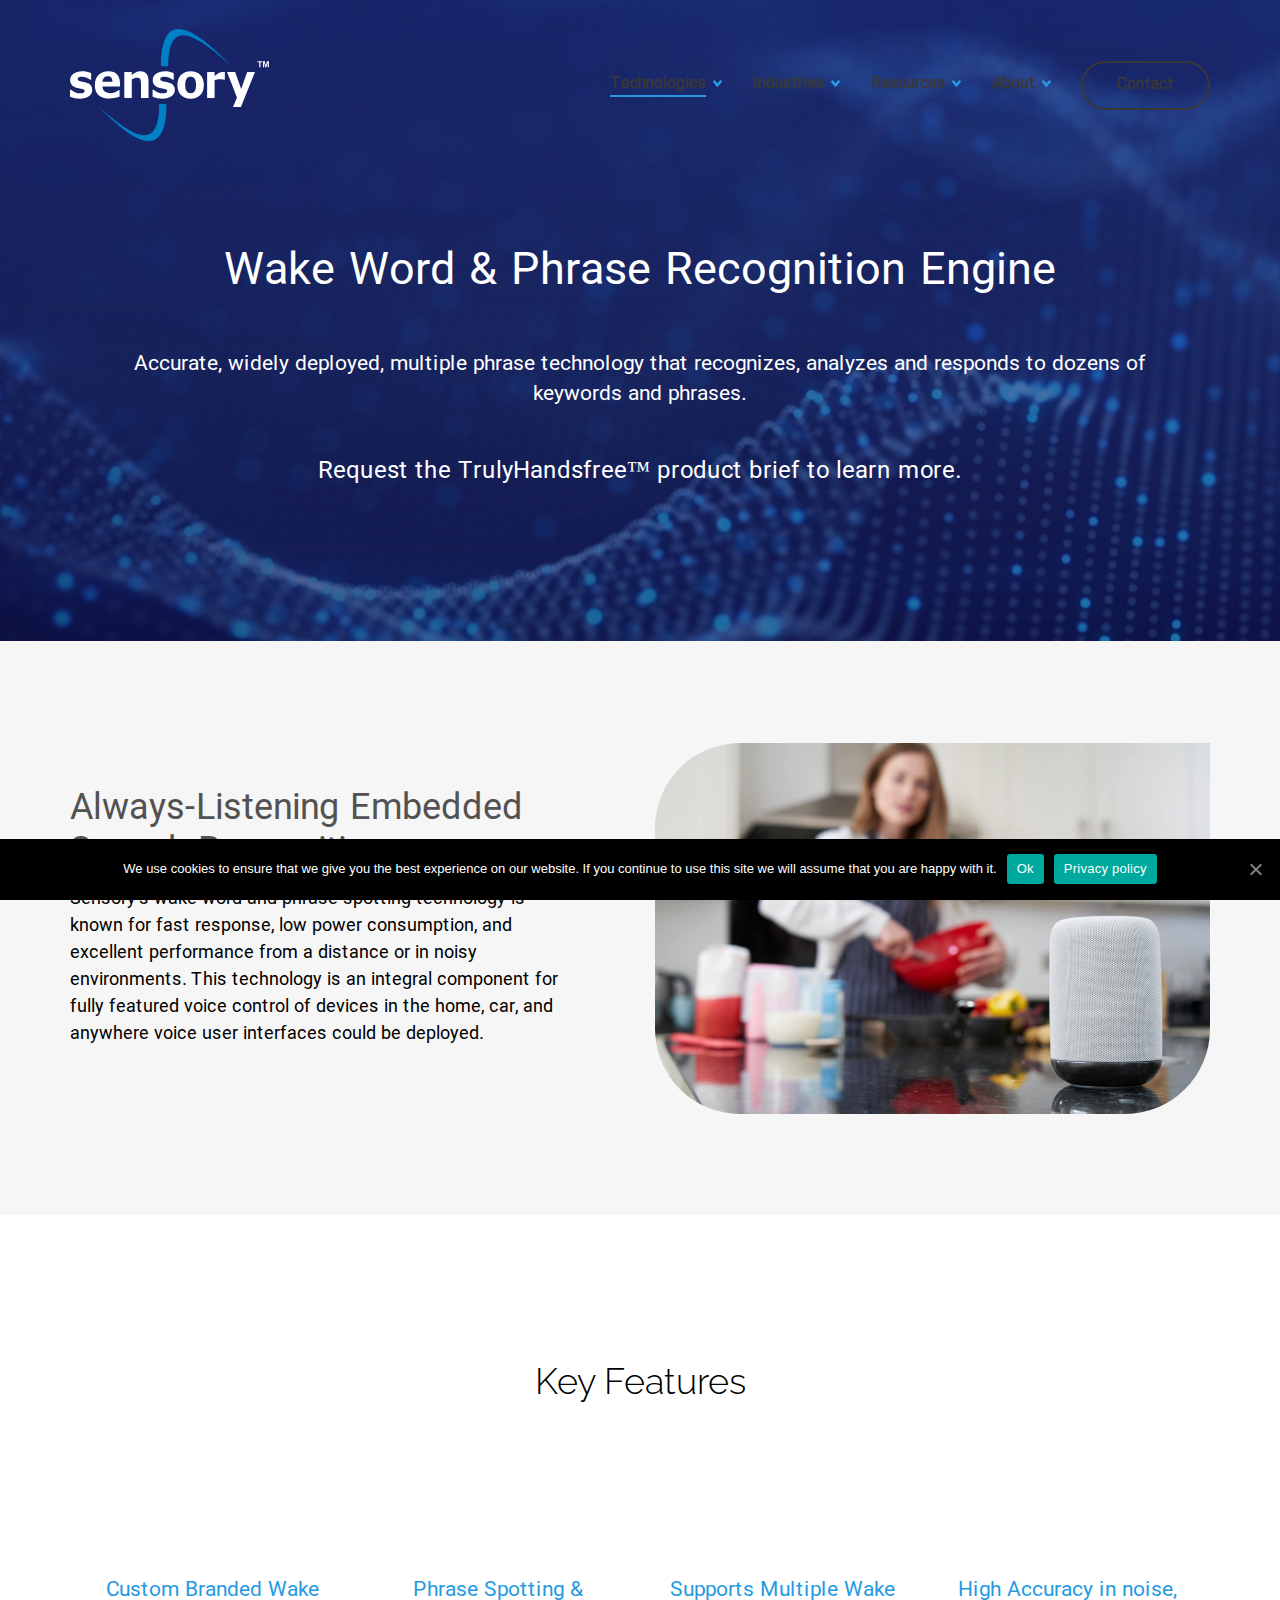
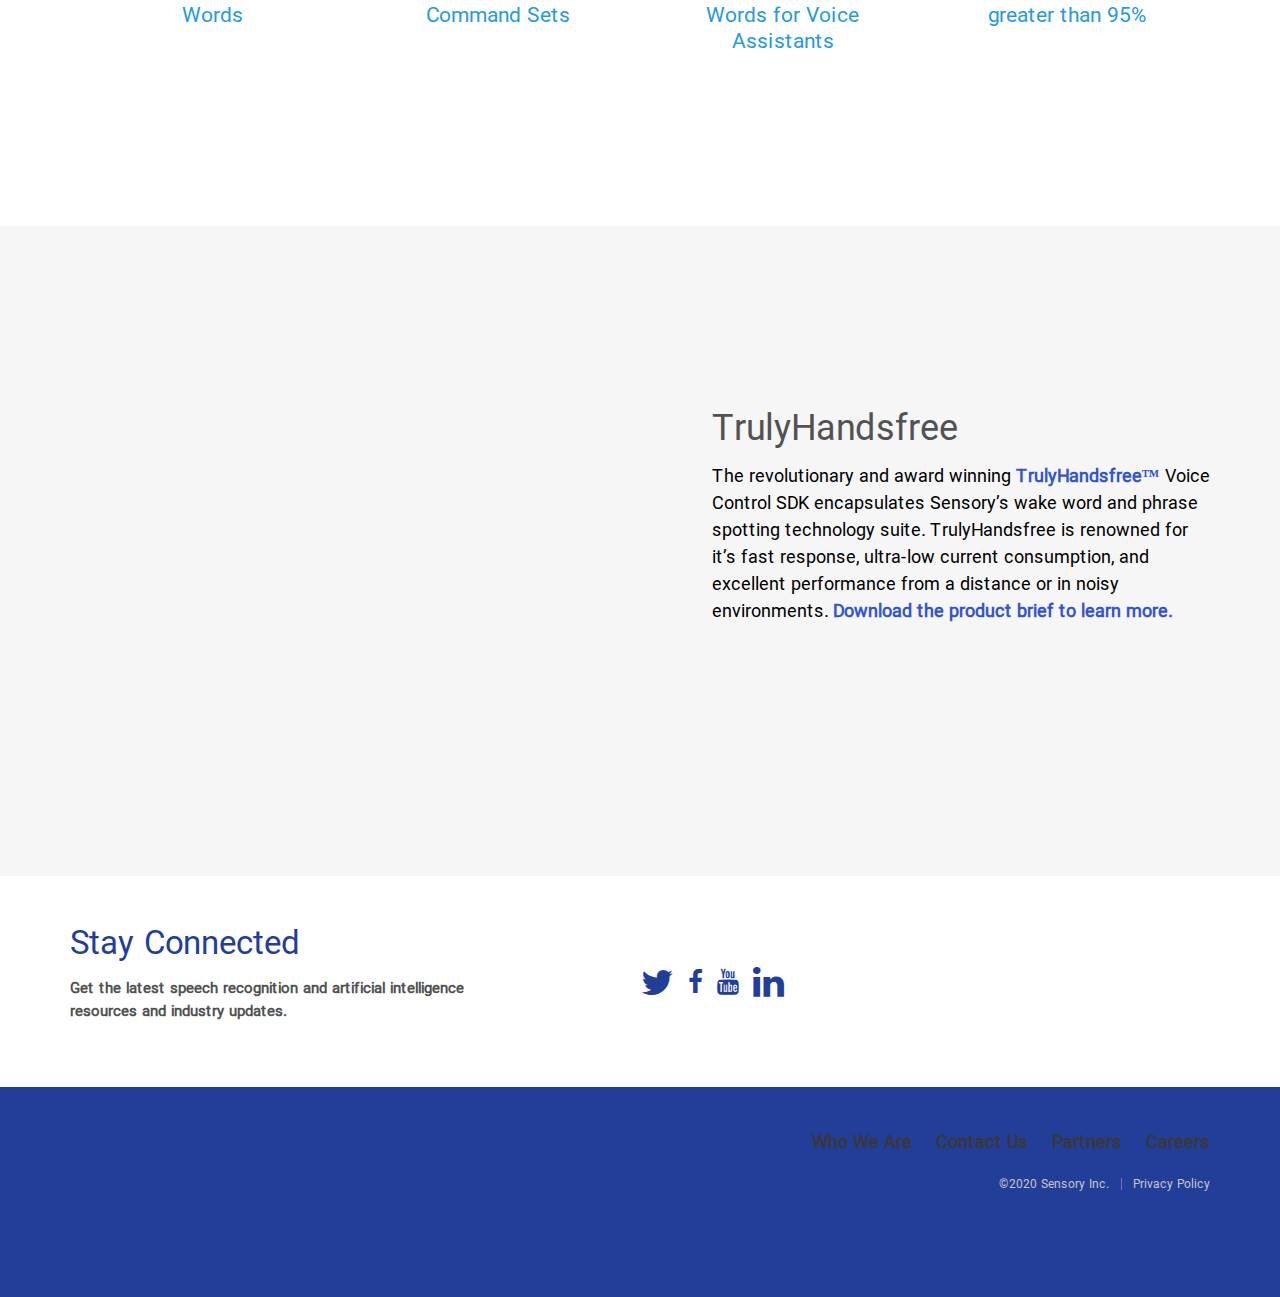
<file: Docker/compose file/AI-compose/wwwroot/wake-word.html>
<!DOCTYPE html><html lang="en"><head><meta charset="utf-8"><meta http-equiv="X-UA-Compatible" content="IE=edge"><meta name="viewport" content="width=device-width, initial-scale=1"><title>Wake Word &#038; Phrase Recognition | Sensory</title><meta property="og:type" content="website" /><meta property="og:url" content="https://www.sensory.com/wake-word/" /><link rel="canonical" href="wake-word.html" /><link rel="shortcut icon" href="wp-content/themes/saas-template-wp-theme/assets/img/favicon.ico" type="image/x-icon">  <script
      src="wp-content/themes/saas-template-wp-theme/assets/js/jquery.js"></script> <script>hsjQuery = window['jQuery'];</script> <link rel="stylesheet" href="wp-content/themes/saas-template-wp-theme/assets/css/lity.min.css"><link rel="stylesheet" href="wp-content/themes/saas-template-wp-theme/assets/css/layout.min.css"><style>a.cta_button{-moz-box-sizing:content-box!important;-webkit-box-sizing:content-box!important;box-sizing:content-box!important;vertical-align:middle}.hs-breadcrumb-menu{list-style-type:none;margin:0 0 0 0;padding:0 0 0 0}.hs-breadcrumb-menu-item{float:left;padding:10px 0 10px 10px}.hs-breadcrumb-menu-divider:before{content:'›';padding-left:10px}.hs-featured-image-link{border:0}.hs-featured-image{float:right;margin:0 0 20px 20px;max-width:50%}@media (max-width:568px){.hs-featured-image{float:none;margin:0;width:100%;max-width:100%}}.hs-screen-reader-text{clip:rect(1px,1px,1px,1px);height:1px;overflow:hidden;position:absolute!important;width:1px}</style><link rel="stylesheet" href="wp-content/themes/saas-template-wp-theme/assets/css/saas-header-1.min.css"><link rel="stylesheet" href="wp-content/themes/saas-template-wp-theme/assets/css/einstein.css"><link rel="stylesheet" href="wp-content/themes/saas-template-wp-theme/assets/css/lity.min.css"><link rel="stylesheet" href="wp-content/themes/saas-template-wp-theme/assets/css/saas-hero-4.min.css"><link rel="stylesheet" href="wp-content/themes/saas-template-wp-theme/assets/css/saas-image-column-4.min.css"><link rel="stylesheet" href="wp-content/themes/saas-template-wp-theme/assets/css/saas-content-grid-4.min.css"><link rel="stylesheet" href="wp-content/themes/saas-template-wp-theme/assets/vendors/slick/slick.css"><link rel="stylesheet" href="wp-content/themes/saas-template-wp-theme/assets/vendors/slick/slick-theme.css"><link rel="stylesheet" href="wp-content/themes/saas-template-wp-theme/assets/css/saas-bar-logos-1.min.css"><link rel="stylesheet" href="wp-content/themes/saas-template-wp-theme/assets/css/saas-carousel-4.min.css"><link rel="stylesheet" href="wp-content/themes/saas-template-wp-theme/assets/css/saas-image-column-6.min.css"><link rel="stylesheet" href="wp-content/themes/saas-template-wp-theme/assets/css/saas-carousel-6.min.css"><link rel="stylesheet" href="wp-content/themes/saas-template-wp-theme/assets/css/saas-featured-resource-5.min.css"><link rel="stylesheet" href="wp-content/themes/saas-template-wp-theme/assets/css/saas-hero-2.min.css"><link rel="stylesheet" href="wp-content/themes/saas-template-wp-theme/assets/css/saas-form-1.min.css"><link rel="stylesheet" href="wp-content/themes/saas-template-wp-theme/assets/css/saas-header-1.min.css"><link rel="stylesheet" href="wp-content/themes/saas-template-wp-theme/assets/css/saas-style.css"><link rel="stylesheet" href="wp-content/themes/saas-template-wp-theme/assets/css/sensory-main.css">  <script data-cfasync="false" data-pagespeed-no-defer>/* <![CDATA[ */ //<![CDATA[
	var gtm4wp_datalayer_name = "dataLayer";
	var dataLayer = dataLayer || [];
//]]> /* ]]> */</script> <meta name="description" content="Hands-free trigger or wake words and small to medium sized command sets can be pre-compiled outside of the system for the smallest possible memory footprint" /><meta name="robots" content="index, follow" /><meta name="googlebot" content="index, follow, max-snippet:-1, max-image-preview:large, max-video-preview:-1" /><meta name="bingbot" content="index, follow, max-snippet:-1, max-image-preview:large, max-video-preview:-1" /><link rel="canonical" href="wake-word.html" /><meta property="og:locale" content="en_US" /><meta property="og:type" content="article" /><meta property="og:title" content="Wake Word &amp; Phrase Recognition | Sensory" /><meta property="og:description" content="Hands-free trigger or wake words and small to medium sized command sets can be pre-compiled outside of the system for the smallest possible memory footprint" /><meta property="og:url" content="https://www.sensory.com/wake-word/" /><meta property="og:site_name" content="Sensory" /><meta property="article:modified_time" content="2020-05-29T18:52:07+00:00" /> <script type="application/ld+json" class="yoast-schema-graph">{"@context":"https://schema.org","@graph":[{"@type":"WebSite","@id":"https://www.sensory.com/#website","url":"https://www.sensory.com/","name":"Sensory","description":"","potentialAction":[{"@type":"SearchAction","target":"https://www.sensory.com/?s={search_term_string}","query-input":"required name=search_term_string"}],"inLanguage":"en-US"},{"@type":"WebPage","@id":"https://www.sensory.com/wake-word/#webpage","url":"https://www.sensory.com/wake-word/","name":"Wake Word & Phrase Recognition | Sensory","isPartOf":{"@id":"https://www.sensory.com/#website"},"datePublished":"2020-02-14T12:34:42+00:00","dateModified":"2020-05-29T18:52:07+00:00","description":"Hands-free trigger or wake words and small to medium sized command sets can be pre-compiled outside of the system for the smallest possible memory footprint","breadcrumb":{"@id":"https://www.sensory.com/wake-word/#breadcrumb"},"inLanguage":"en-US","potentialAction":[{"@type":"ReadAction","target":["https://www.sensory.com/wake-word/"]}]},{"@type":"BreadcrumbList","@id":"https://www.sensory.com/wake-word/#breadcrumb","itemListElement":[{"@type":"ListItem","position":1,"item":{"@type":"WebPage","@id":"https://www.sensory.com/","url":"https://www.sensory.com/","name":"Home"}},{"@type":"ListItem","position":2,"item":{"@type":"WebPage","@id":"https://www.sensory.com/wake-word/","url":"https://www.sensory.com/wake-word/","name":"Wake Word &#038; Phrase Recognition"}}]}]}</script> <link rel='dns-prefetch' href='//js.hs-scripts.com' /><link href='https://fonts.gstatic.com' crossorigin rel='preconnect' /><link rel='stylesheet' id='cookie-notice-front-css' href='wp-content/plugins/cookie-notice/css/front.min.css' type='text/css' media='all' /><link rel='stylesheet' id='awsm-jobs-general-css' href='wp-content/plugins/wp-job-openings/assets/css/general.min.css' type='text/css' media='all' /><link rel='stylesheet' id='awsm-jobs-style-css' href='wp-content/plugins/wp-job-openings/assets/css/style.min.css' type='text/css' media='all' /><link rel='https://api.w.org/' href='https://www.sensory.com/wp-json/' /><link rel="EditURI" type="application/rsd+xml" title="RSD" href="https://www.sensory.com/xmlrpc.php?rsd" /><link rel="wlwmanifest" type="application/wlwmanifest+xml" href="https://www.sensory.com/wp-includes/wlwmanifest.xml" /><meta name="generator" content="WordPress 5.4.2" /><link rel='shortlink' href='https://www.sensory.com/?p=3653' /><meta name="google-site-verification" content="dL5e0Ha8FnyFlPrf9ChJ8fF2wEGFO0GECn_EJqqXskk" />  <script type="text/javascript">var _hsq = _hsq || [];
				_hsq.push(["setContentType", "standard-page"]);</script>  <script>(function() {
					var formObjects = [];
					window.hbsptReady = function(formObject) {
						if (!formObject) {
							for (var i in formObjects) {
								hbspt.forms.create(formObjects[i]);
							};
							formObjects = [];
						} else if (window.hbspt && window.hbspt.forms) {
							hbspt.forms.create(formObject);
						} else {
							formObjects.push(formObject);
						}
					};
				})();</script>  <script data-cfasync="false" data-pagespeed-no-defer>/* <![CDATA[ */ //<![CDATA[
	var dataLayer_content = {"pagePostType":"page","pagePostType2":"single-page","pagePostAuthor":"Smartbug Services"};
	dataLayer.push( dataLayer_content );//]]> /* ]]> */</script> <script data-cfasync="false">/* <![CDATA[ */ //<![CDATA[
(function(w,d,s,l,i){w[l]=w[l]||[];w[l].push({'gtm.start':
new Date().getTime(),event:'gtm.js'});var f=d.getElementsByTagName(s)[0],
j=d.createElement(s),dl=l!='dataLayer'?'&l='+l:'';j.async=true;j.src=
'//www.googletagmanager.com/gtm.'+'js?id='+i+dl;f.parentNode.insertBefore(j,f);
})(window,document,'script','dataLayer','GTM-MKZHJBT');//]]> /* ]]> */</script>  <noscript><style id="rocket-lazyload-nojs-css">.rll-youtube-player,[data-lazy-src]{display:none!important}</style></noscript></head><body class="type-page page-wake-word"><main><div class="saas-theme product-details-c"><div class="header-container-wrapper"><div class="header-container container-fluid"><div class="row-fluid-wrapper row-depth-1 row-number-1 "><div class="row-fluid "><div class="span12 widget-span widget-type-global_group " style="" data-widget-type="global_group" data-x="0" data-w="12"><div class="" data-global-widget-path="generated_global_groups/10463608158.html"><div class="row-fluid-wrapper row-depth-1 row-number-1 "><div class="row-fluid "></div></div></div><div class="row-fluid-wrapper row-depth-1 row-number-4 "><div class="row-fluid "><div class="span12 widget-span widget-type-cell main-header" style="" data-widget-type="cell" data-x="0" data-w="12"><div class="row-fluid-wrapper row-depth-1 row-number-5 "><div class="row-fluid "><div class="span12 widget-span widget-type-cell page-center" style="" data-widget-type="cell" data-x="0" data-w="12"><div class="row-fluid-wrapper row-depth-1 row-number-6 "><div class="row-fluid "><div class="span12 widget-span widget-type-custom_widget " style="" data-widget-type="custom_widget" data-x="0" data-w="12"><div id="hs_cos_wrapper_module_1560446474753663" class="hs_cos_wrapper hs_cos_wrapper_widget hs_cos_wrapper_type_module" style="" data-hs-cos-general-type="widget" data-hs-cos-type="module"><div class="header header__mega-menu"><div class="header__hamburger"><i class="fa fa-bars"></i></div><div class="header__logo"><span id="hs_cos_wrapper_module_1560446474753663_" class="hs_cos_wrapper hs_cos_wrapper_widget hs_cos_wrapper_type_logo" style="" data-hs-cos-general-type="widget" data-hs-cos-type="logo"><a href="index.html" id="hs-link-module_1560446474753663_" style="border-width:0px;border:0px;"><img src="data:image/svg+xml,%3Csvg%20xmlns='http://www.w3.org/2000/svg'%20viewBox='0%200%20199%200'%3E%3C/svg%3E" class="hs-image-widget " style="width:199px;border-width:0px;border:0px;" width="199" alt="LOGO HERE" title="LOGO HERE" data-lazy-src="wp-content/themes/saas-template-wp-theme/assets/img/logo.svg"><noscript><img src="wp-content/themes/saas-template-wp-theme/assets/img/logo.svg" class="hs-image-widget " style="width:199px;border-width:0px;border:0px;" width="199" alt="LOGO HERE" title="LOGO HERE"></noscript></a></span></div> <!--<div class="header__cta"><span id="hs_cos_wrapper_module_1560446474753663_" class="hs_cos_wrapper hs_cos_wrapper_widget hs_cos_wrapper_type_cta" style="" data-hs-cos-general-type="widget" data-hs-cos-type="cta"> <!/--HubSpot Call-to-Action Code -/-><span class="hs-cta-wrapper" id="hs-cta-wrapper-07469517-af57-4ccc-91c3-dbe28b26d97c"><span class="hs-cta-node hs-cta-07469517-af57-4ccc-91c3-dbe28b26d97c" id="hs-cta-07469517-af57-4ccc-91c3-dbe28b26d97c"> <!-/-[if lte IE 8]><div id="hs-cta-ie-element"></div><![endif]-/-><a href="https://cta-redirect.hubspot.com/cta/redirect/142915/07469517-af57-4ccc-91c3-dbe28b26d97c"><img class="hs-cta-img" id="hs-cta-img-07469517-af57-4ccc-91c3-dbe28b26d97c" style="border-width:0px;" src="data:image/svg+xml,%3Csvg%20xmlns='http://www.w3.org/2000/svg'%20viewBox='0%200%200%200'%3E%3C/svg%3E" alt="Sign Up Free" data-lazy-src="./no-cache.hubspot.com/cta/default/142915/07469517-af57-4ccc-91c3-dbe28b26d97c.png"><noscript><img class="hs-cta-img" id="hs-cta-img-07469517-af57-4ccc-91c3-dbe28b26d97c" style="border-width:0px;" src="./no-cache.hubspot.com/cta/default/142915/07469517-af57-4ccc-91c3-dbe28b26d97c.png" alt="Sign Up Free"></noscript></a></span> <script charset="utf-8"
                                            src="https://www-smartbugmedia-com.sandbox.hs-sites.com/hs/cta/cta/current.js"></script> <script type="text/javascript">hbspt.cta._relativeUrls = true;
                                            hbspt.cta.load(142915, '07469517-af57-4ccc-91c3-dbe28b26d97c', {});</script> </span><!/-- end HubSpot Call-to-Action Code -/-></span></div> --><div class="header__menu"><nav><ul><li class=" menu-item menu-item-type-custom menu-item-object-custom current-menu-ancestor current-menu-parent menu-item-4082 menu-item-has-children"><div class="header__link-wrapper"> <a href=""><div id="hs_cos_wrapper_module_1560446474753663_" class="hs_cos_wrapper hs_cos_wrapper_widget hs_cos_wrapper_type_inline_text" style="" data-hs-cos-general-type="widget" data-hs-cos-type="inline_text" data-hs-cos-field="link_text">Technologies</div> </a><span class="expand-trigger"><i class="fa fa-angle-down"></i></div><div class="header__item-content only-links"><div class="header__subitem header__subitem__menu no-headline"><div class="header__link-wrapper header__link-wrapper__sublist"><h3><div id="hs_cos_wrapper_module_1560446474753663_" class="hs_cos_wrapper hs_cos_wrapper_widget hs_cos_wrapper_type_inline_text" style="" data-hs-cos-general-type="widget" data-hs-cos-type="inline_text" data-hs-cos-field="first_submenu_headline"></div></h3><span class="expand-trigger"><i class="fa fa-angle-down"></i></span></div><ul><li> <a href="wake-word.html">Wake Word &#038; Phrase Recognition</a></li><li> <a href="natural-language-understanding.html">Large Vocabulary &#038; Natural Language Understanding</a></li><li> <a href="face-voice-biometrics.html">Face &#038; Voice Biometrics</a></li><li> <a href="domain-specific-voice-assistants.html">Domain Specific Voice Assistants</a></li><li> <a href="sound-identification-scene-analysis.html">Sound Identification &#038; Scene Analysis</a></li></ul></div></div></li><li class=" menu-item menu-item-type-custom menu-item-object-custom menu-item-4090 menu-item-has-children"><div class="header__link-wrapper"> <a href=""><div id="hs_cos_wrapper_module_1560446474753663_" class="hs_cos_wrapper hs_cos_wrapper_widget hs_cos_wrapper_type_inline_text" style="" data-hs-cos-general-type="widget" data-hs-cos-type="inline_text" data-hs-cos-field="link_text">Industries</div> </a><span class="expand-trigger"><i class="fa fa-angle-down"></i></div><div class="header__item-content only-links"><div class="header__subitem header__subitem__menu no-headline"><div class="header__link-wrapper header__link-wrapper__sublist"><h3><div id="hs_cos_wrapper_module_1560446474753663_" class="hs_cos_wrapper hs_cos_wrapper_widget hs_cos_wrapper_type_inline_text" style="" data-hs-cos-general-type="widget" data-hs-cos-type="inline_text" data-hs-cos-field="first_submenu_headline"></div></h3><span class="expand-trigger"><i class="fa fa-angle-down"></i></span></div><ul><li> <a href="consumer-home-electronics.html">Consumer &#038; Home Electronics</a></li><li> <a href="wearables-bluetooth.html">Wearables, Hearables, &#038; Bluetooth</a></li><li> <a href="mobile-tablet-pc.html">Mobile, Tablet, PC</a></li><li> <a href="banking-medical-enterprise.html">Banking, Medical, &#038; Enterprise</a></li><li> <a href="index.html">Automotive</a></li></ul></div></div></li><li class=" menu-item menu-item-type-custom menu-item-object-custom menu-item-4091 menu-item-has-children"><div class="header__link-wrapper"> <a href=""><div id="hs_cos_wrapper_module_1560446474753663_" class="hs_cos_wrapper hs_cos_wrapper_widget hs_cos_wrapper_type_inline_text" style="" data-hs-cos-general-type="widget" data-hs-cos-type="inline_text" data-hs-cos-field="link_text">Resources</div> </a><span class="expand-trigger"><i class="fa fa-angle-down"></i></div><div class="header__item-content only-links"><div class="header__subitem header__subitem__menu no-headline"><div class="header__link-wrapper header__link-wrapper__sublist"><h3><div id="hs_cos_wrapper_module_1560446474753663_" class="hs_cos_wrapper hs_cos_wrapper_widget hs_cos_wrapper_type_inline_text" style="" data-hs-cos-general-type="widget" data-hs-cos-type="inline_text" data-hs-cos-field="first_submenu_headline"></div></h3><span class="expand-trigger"><i class="fa fa-angle-down"></i></span></div><ul><li> <a href="index.html">Blog</a></li><li> <a href="index.html">News &#038; Press</a></li><li> <a href="index.html">Partners - Chips, IP, and Noise Tech</a></li><li> <a href="index.html">Products We Love</a></li></ul></div></div></li><li class=" menu-item menu-item-type-custom menu-item-object-custom menu-item-4092 menu-item-has-children"><div class="header__link-wrapper"> <a href=""><div id="hs_cos_wrapper_module_1560446474753663_" class="hs_cos_wrapper hs_cos_wrapper_widget hs_cos_wrapper_type_inline_text" style="" data-hs-cos-general-type="widget" data-hs-cos-type="inline_text" data-hs-cos-field="link_text">About</div> </a><span class="expand-trigger"><i class="fa fa-angle-down"></i></div><div class="header__item-content only-links"><div class="header__subitem header__subitem__menu no-headline"><div class="header__link-wrapper header__link-wrapper__sublist"><h3><div id="hs_cos_wrapper_module_1560446474753663_" class="hs_cos_wrapper hs_cos_wrapper_widget hs_cos_wrapper_type_inline_text" style="" data-hs-cos-general-type="widget" data-hs-cos-type="inline_text" data-hs-cos-field="first_submenu_headline"></div></h3><span class="expand-trigger"><i class="fa fa-angle-down"></i></span></div><ul><li> <a href="index.html">Who We Are</a></li><li> <a href="index.html">Careers</a></li></ul></div></div></li><li class=" menu-item menu-item-type-post_type menu-item-object-page menu-item-4113"><div class="header__link-wrapper"> <a href="index.html"><div id="hs_cos_wrapper_module_1560446474753663_" class="hs_cos_wrapper hs_cos_wrapper_widget hs_cos_wrapper_type_inline_text" style="" data-hs-cos-general-type="widget" data-hs-cos-type="inline_text" data-hs-cos-field="link_text">Contact</div> </a></div></li></ul></nav></div></div></div></div></div></div></div></div></div></div></div></div></div></div></div></div></div><div class="body-container-wrapper"><div class="body-container container-fluid"><div class="row-fluid-wrapper row-depth-1 row-number-1 "><div class="row-fluid "><div class="span12 widget-span widget-type-custom_widget " style="" data-widget-type="custom_widget" data-x="0" data-w="12"><div id="hs_cos_wrapper_module_1561150414014284" class="hs_cos_wrapper hs_cos_wrapper_widget hs_cos_wrapper_type_module" style="" data-hs-cos-general-type="widget" data-hs-cos-type="module"><div class="saas-hero-4 banner text-center large-padding no-bg"><div class="page-center"><div class="banner-content text-center"><h2>Wake Word &amp; Phrase Recognition Engine</h2><p>Accurate, widely deployed, multiple phrase technology that recognizes, analyzes and responds to dozens of keywords and phrases.</p><h3><a href="index.html">Request the TrulyHandsfree™ product brief to learn more.</a></h3></div></div></div></div></div></div></div><div class="row-fluid-wrapper row-depth-1 row-number-2 "><div class="row-fluid "><div class="span12 widget-span widget-type-custom_widget " style="" data-widget-type="custom_widget" data-x="0" data-w="12"><div id="hs_cos_wrapper_module_15571628864294011" class="hs_cos_wrapper hs_cos_wrapper_widget hs_cos_wrapper_type_module" style="" data-hs-cos-general-type="widget" data-hs-cos-type="module"><div class="section saas-image-column-4 right table-display section-grey"><div class="page-center"><div class="row-fluid"><div class="widget-span span6 content"><p>&nbsp;</p><h2>Always-Listening Embedded Speech Recognition</h2><p>Sensory’s wake word and phrase spotting technology is known for fast response, low power consumption, and excellent performance from a distance or in noisy environments. This technology is an integral component for fully featured voice control of devices in the home, car, and anywhere voice user interfaces could be deployed.</p><p>&nbsp;</p></div><div class="widget-span span6 image "> <img src="data:image/svg+xml,%3Csvg%20xmlns='http://www.w3.org/2000/svg'%20viewBox='0%200%200%200'%3E%3C/svg%3E" alt="Image Alt Text" data-lazy-src="wp-content/uploads/gettyimages-1149851380-1.jpg"><noscript><img src="wp-content/uploads/gettyimages-1149851380-1.jpg" alt="Image Alt Text"></noscript></div></div></div></div></div></div></div></div><div class="row-fluid-wrapper row-depth-1 row-number-3 "><div class="row-fluid "><div class="span12 widget-span widget-type-custom_widget " style="" data-widget-type="custom_widget" data-x="0" data-w="12"><div id="hs_cos_wrapper_module_1561151377995522" class="hs_cos_wrapper hs_cos_wrapper_widget hs_cos_wrapper_type_module" style="" data-hs-cos-general-type="widget" data-hs-cos-type="module"><div class="saas-content-grid-4"><div class="page-center"><div class="header-content"><h2>Key Features</h2></div><div class="solutions-module solutions-module--4"><div class="solution-item"><div class="solution-item-image"> <img src="data:image/svg+xml,%3Csvg%20xmlns='http://www.w3.org/2000/svg'%20viewBox='0%200%20226%20226'%3E%3C/svg%3E" alt="Alt Text" width="226" height="226" data-lazy-src="wp-content/uploads/custom-branded-words.svg"><noscript><img src="wp-content/uploads/custom-branded-words.svg" alt="Alt Text" width="226" height="226"></noscript></div><div class="solution-item-title">Custom Branded Wake Words</div><div class="solution-item-description"></div></div><div class="solution-item"><div class="solution-item-image"> <img src="data:image/svg+xml,%3Csvg%20xmlns='http://www.w3.org/2000/svg'%20viewBox='0%200%20226%20226'%3E%3C/svg%3E" alt="Alt Text" width="226" height="226" data-lazy-src="wp-content/uploads/phrase-spotting.svg"><noscript><img src="wp-content/uploads/phrase-spotting.svg" alt="Alt Text" width="226" height="226"></noscript></div><div class="solution-item-title">Phrase Spotting & Command Sets</div><div class="solution-item-description"></div></div><div class="solution-item"><div class="solution-item-image"> <img src="data:image/svg+xml,%3Csvg%20xmlns='http://www.w3.org/2000/svg'%20viewBox='0%200%20226%20226'%3E%3C/svg%3E" alt="Alt Text" width="226" height="226" data-lazy-src="wp-content/uploads/multiple-words.svg"><noscript><img src="wp-content/uploads/multiple-words.svg" alt="Alt Text" width="226" height="226"></noscript></div><div class="solution-item-title">Supports Multiple Wake Words for Voice Assistants</div><div class="solution-item-description"></div></div><div class="solution-item"><div class="solution-item-image"> <img src="data:image/svg+xml,%3Csvg%20xmlns='http://www.w3.org/2000/svg'%20viewBox='0%200%20226%20226'%3E%3C/svg%3E" alt="Alt Text" width="226" height="226" data-lazy-src="wp-content/uploads/high-accuracy.svg"><noscript><img src="wp-content/uploads/high-accuracy.svg" alt="Alt Text" width="226" height="226"></noscript></div><div class="solution-item-title">High Accuracy in noise, greater than 95%</div><div class="solution-item-description"></div></div></div></div></div></div></div></div></div><div class="row-fluid-wrapper row-depth-1 row-number-4 "><div class="row-fluid "><div class="span12 widget-span widget-type-custom_widget " style="" data-widget-type="custom_widget" data-x="0" data-w="12"><div id="hs_cos_wrapper_module_1561151045879426" class="hs_cos_wrapper hs_cos_wrapper_widget hs_cos_wrapper_type_module" style="" data-hs-cos-general-type="widget" data-hs-cos-type="module"><div class="section saas-image-column-4 left table-display section-grey"><div class="page-center"><div class="row-fluid"><div class="widget-span span6 content"><h2>TrulyHandsfree</h2><p>The revolutionary and award winning <a href="index.html">TrulyHandsfree™</a> Voice Control SDK encapsulates Sensory&#8217;s wake word and phrase spotting technology suite. TrulyHandsfree is renowned for it&#8217;s fast response, ultra-low current consumption, and excellent performance from a distance or in noisy environments. <a href="index.html">Download the product brief to learn more.</a></p><p>&nbsp;</p></div><div class="widget-span span6 image "> <img src="data:image/svg+xml,%3Csvg%20xmlns='http://www.w3.org/2000/svg'%20viewBox='0%200%20550%20450'%3E%3C/svg%3E" alt="Image Alt Text)" width="550" height="450" data-lazy-src="wp-content/uploads/screen-shot-2020-05-06-at-9.52.28-am.png"><noscript><img src="wp-content/uploads/screen-shot-2020-05-06-at-9.52.28-am.png" alt="Image Alt Text)" width="550" height="450"></noscript></div></div></div></div></div></div></div></div><div class="row-fluid-wrapper row-depth-1 row-number-10 "><div class="row-fluid "><div class="span12 widget-span widget-type-custom_widget " style="" data-widget-type="custom_widget" data-x="0" data-w="12"><div id="hs_cos_wrapper_module_1556320815171104" class="hs_cos_wrapper hs_cos_wrapper_widget hs_cos_wrapper_type_module" style="" data-hs-cos-general-type="widget" data-hs-cos-type="module"><div class="saas-form-1"><div class="page-center"><div class="header-content"><h2>Stay Connected</h2><h5>Get the latest speech recognition and artificial intelligence resources and industry updates.</h5></div><div class="subscribe-form"> <script>hbsptReady({
							portalId: 6481928,
							formId: "4f340363-5bf0-4a95-8f2d-9bf53cd915a6",
							target: "#hbspt-form-1597653587000-1348230647",
							shortcode: "wp",
						});</script> <div class="hbspt-form" id="hbspt-form-1597653587000-1348230647"></div> <script charset="utf-8" type="text/javascript" src="forms/v2.js" defer onload="window.hbsptReady()"></script> </div><div class="social-icons"> <a href="https://twitter.com/trulyhandsfree"> <i class="fa fa-twitter" aria-hidden="true"></i> </a> <a href="https://www.facebook.com/SensoryInc"> <i class="fa fa-facebook" aria-hidden="true"></i> </a> <a href="http://www.youtube.com/c/SensoryInc"> <i class="fa fa-youtube" aria-hidden="true"></i> </a> <a href="https://www.linkedin.com/company/sensory-inc-?trk=tyah&trkInfo=tas:sensory,%20inc"> <i class="fa fa-linkedin" aria-hidden="true"></i> </a></div></div></div></div></div></div></div></div></div><div class="footer-container-wrapper"><div class="footer-container container-fluid"><div class="row-fluid-wrapper row-depth-1 row-number-1 "><div class="row-fluid "><div class="span12 widget-span widget-type-global_group " style="" data-widget-type="global_group" data-x="0" data-w="12"><div class="" data-global-widget-path="generated_global_groups/9166514572.html"><div class="row-fluid-wrapper row-depth-1 row-number-1 "><div class="row-fluid "><div class="span12 widget-span widget-type-cell footer white-text" style="" data-widget-type="cell" data-x="0" data-w="12"><div class="row-fluid-wrapper row-depth-1 row-number-2 "><div class="row-fluid "><div class="span12 widget-span widget-type-cell page-center" style="" data-widget-type="cell" data-x="0" data-w="12"><div class="row-fluid-wrapper row-depth-1 row-number-3 "><div class="row-fluid "><div class="span12 widget-span widget-type-cell bottom" style="" data-widget-type="cell" data-x="0" data-w="12"><div class="row-fluid-wrapper row-depth-1 row-number-4 "><div class="row-fluid "><div class="span5 widget-span widget-type-logo logo" style="" data-widget-type="logo" data-x="0" data-w="5"><div class="cell-wrapper layout-widget-wrapper"> <span id="hs_cos_wrapper_module_1491505307454803" class="hs_cos_wrapper hs_cos_wrapper_widget hs_cos_wrapper_type_logo" style="" data-hs-cos-general-type="widget" data-hs-cos-type="logo"><a href="index.html" id="hs-link-module_1491505307454803" style="border-width:0px;border:0px;"><img src="data:image/svg+xml,%3Csvg%20xmlns='http://www.w3.org/2000/svg'%20viewBox='0%200%20155%200'%3E%3C/svg%3E" class="hs-image-widget " style="width:155px;border-width:0px;border:0px;" width="155" alt="Sensory White" title="Sensory" data-lazy-src="wp-content/themes/saas-template-wp-theme/assets/img/logo.svg"><noscript><img src="wp-content/themes/saas-template-wp-theme/assets/img/logo.svg" class="hs-image-widget " style="width:155px;border-width:0px;border:0px;" width="155" alt="Sensory White" title="Sensory"></noscript></a></span></div></div><div class="span7 widget-span widget-type-cell " style="" data-widget-type="cell" data-x="5" data-w="7"><div class="row-fluid-wrapper row-depth-2 row-number-1 "><div class="row-fluid "><div class="span12 widget-span widget-type-menu text-left" style="" data-widget-type="menu" data-x="0" data-w="12"><div class="cell-wrapper layout-widget-wrapper"> <span id="hs_cos_wrapper_module_1491505312027805" class="hs_cos_wrapper hs_cos_wrapper_widget hs_cos_wrapper_type_menu" style="" data-hs-cos-general-type="widget" data-hs-cos-type="menu"><div id="hs_menu_wrapper_module_1491505312027805" class="hs-menu-wrapper active-branch no-flyouts hs-menu-flow-horizontal" role="navigation" data-sitemap-name="SBM_2018 Footer Menu" data-menu-id="9166514706" aria-label="Navigation Menu"><ul><li class="hs-menu-item hs-menu-depth-1"><a href="index.html" role="menuitem">Who We Are</a></li><li class="hs-menu-item hs-menu-depth-1"><a href="index.html" role="menuitem">Contact Us</a></li><li class="hs-menu-item hs-menu-depth-1"><a href="index.html" role="menuitem">Partners</a></li><li class="hs-menu-item hs-menu-depth-1"><a href="index.html" role="menuitem">Careers</a></li></ul><ul class="subfooter-menu"><li>©2020 Sensory Inc.</li><li><a href="index.html">Privacy Policy</a></li></ul></div> </span></div></div></div></div></div></div></div></div></div></div></div></div></div></div></div></div></div></div></div></div></div></div></div></main> <script type='text/javascript'>/* <![CDATA[ */ var cnArgs = {"ajaxUrl":"https:\/\/www.sensory.com\/wp-admin\/admin-ajax.php","nonce":"ca75f72c45","hideEffect":"fade","position":"bottom","onScroll":"0","onScrollOffset":"100","onClick":"0","cookieName":"cookie_notice_accepted","cookieTime":"7862400","cookieTimeRejected":"2592000","cookiePath":"\/","cookieDomain":"","redirection":"1","cache":"1","refuse":"0","revokeCookies":"0","revokeCookiesOpt":"automatic","secure":"1","coronabarActive":"0"}; /* ]]> */</script> <script type='text/javascript' src='wp-content/plugins/cookie-notice/js/front.min.js'></script> <script type='text/javascript' src='wp-content/themes/saas-template-wp-theme/scripts.js'></script> <div id="cookie-notice" role="banner" class="cookie-notice-hidden cookie-revoke-hidden cn-position-bottom" aria-label="Cookie Notice" style="background-color: rgba(0,0,0,1);"><div class="cookie-notice-container" style="color: #fff;"><span id="cn-notice-text" class="cn-text-container">We use cookies to ensure that we give you the best experience on our website. If you continue to use this site we will assume that you are happy with it.</span><span id="cn-notice-buttons" class="cn-buttons-container"><a href="#" id="cn-accept-cookie" data-cookie-set="accept" class="cn-set-cookie cn-button bootstrap button" aria-label="Ok">Ok</a><a href="index.html" target="_blank" id="cn-more-info" class="cn-more-info cn-button bootstrap button" aria-label="Privacy policy">Privacy policy</a></span><a href="javascript:void(0);" id="cn-close-notice" data-cookie-set="accept" class="cn-close-icon" aria-label="Ok"></a></div></div> <script>window.lazyLoadOptions={elements_selector:"img[data-lazy-src],.rocket-lazyload,iframe[data-lazy-src]",data_src:"lazy-src",data_srcset:"lazy-srcset",data_sizes:"lazy-sizes",class_loading:"lazyloading",class_loaded:"lazyloaded",threshold:300,callback_loaded:function(element){if(element.tagName==="IFRAME"&&element.dataset.rocketLazyload=="fitvidscompatible"){if(element.classList.contains("lazyloaded")){if(typeof window.jQuery!="undefined"){if(jQuery.fn.fitVids){jQuery(element).parent().fitVids()}}}}}};window.addEventListener('LazyLoad::Initialized',function(e){var lazyLoadInstance=e.detail.instance;if(window.MutationObserver){var observer=new MutationObserver(function(mutations){var image_count=0;var iframe_count=0;var rocketlazy_count=0;mutations.forEach(function(mutation){for(i=0;i<mutation.addedNodes.length;i++){if(typeof mutation.addedNodes[i].getElementsByTagName!=='function'){return}
if(typeof mutation.addedNodes[i].getElementsByClassName!=='function'){return}
images=mutation.addedNodes[i].getElementsByTagName('img');is_image=mutation.addedNodes[i].tagName=="IMG";iframes=mutation.addedNodes[i].getElementsByTagName('iframe');is_iframe=mutation.addedNodes[i].tagName=="IFRAME";rocket_lazy=mutation.addedNodes[i].getElementsByClassName('rocket-lazyload');image_count+=images.length;iframe_count+=iframes.length;rocketlazy_count+=rocket_lazy.length;if(is_image){image_count+=1}
if(is_iframe){iframe_count+=1}}});if(image_count>0||iframe_count>0||rocketlazy_count>0){lazyLoadInstance.update()}});var b=document.getElementsByTagName("body")[0];var config={childList:!0,subtree:!0};observer.observe(b,config)}},!1)</script><script data-no-minify="1" async src="wp-content/plugins/wp-rocket/assets/js/lazyload/16-1/lazyload.min.js"></script> <script src='wp-content/themes/saas-template-wp-theme/assets/modernizr-custom.js'></script>  <script type="text/javascript" id="hs-script-loader" async defer src="6481928.js"></script>  <script
    src="wp-content/themes/saas-template-wp-theme/assets/js/saas-main.js"></script> <script src="wp-content/themes/saas-template-wp-theme/assets/js/project.js"></script> <script
    src="wp-content/themes/saas-template-wp-theme/assets/js/saas-header-1.js"></script> <script src="wp-content/themes/saas-template-wp-theme/assets/js/lity.min.js"></script> <script src="wp-content/themes/saas-template-wp-theme/assets/vendors/slick/slick.min.js"></script> <script
    src="wp-content/themes/saas-template-wp-theme/assets/js/saas-bar-logos.js"><script src="wp-content/themes/saas-template-wp-theme/assets/js/saas-carousel-4.js"></script> <script src="wp-content/themes/saas-template-wp-theme/assets/js/saas-carousel-6.min.js"></script> <script
    src="wp-content/themes/saas-template-wp-theme/assets/js/saas-form.js"></script> </body></html>
<!-- This website is like a Rocket, isn't it? Performance optimized by WP Rocket. Learn more: https://wp-rocket.me - Debug: cached@1597653587 -->
</file>
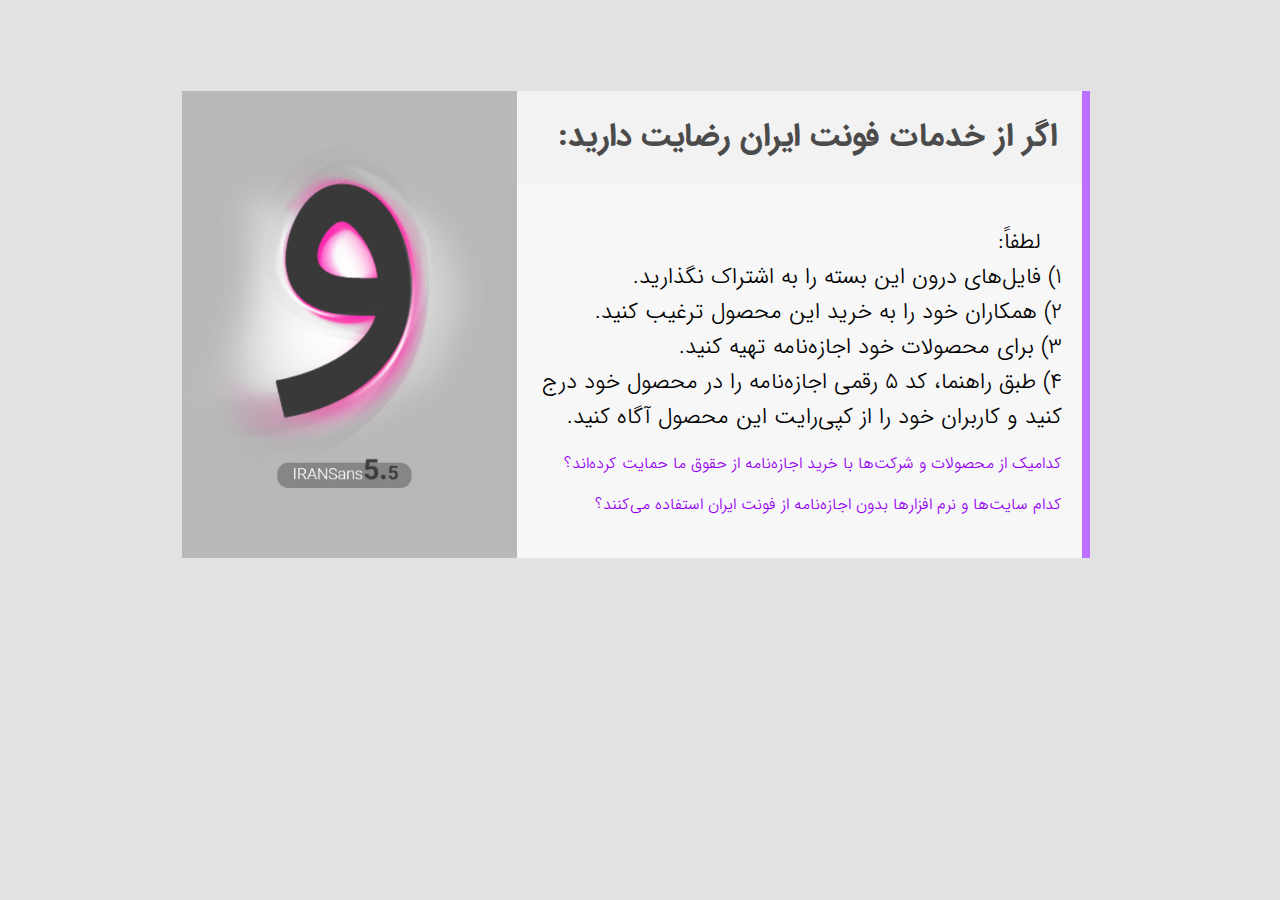
<file: Docker/compose file/AI-compose/wwwroot/font/IRANSans/IRANSans5_5.html>
﻿<!doctype html>
<html lang="fa">
<head>
<meta charset="utf-8">
<title>IRANSans Family Type face: خانواده فونت ایران سن سریف</title>

<meta name="fontiran.com:license" content="کد ۵ رقمی لایسنس">

<link href="WebFonts/css/style.css" rel="stylesheet">
<style type="text/css">
a:link {
	color: #9600F0;
	text-decoration: none;
}
a:visited {
	color: #9600F0;
	text-decoration: none;
}
a:hover {
	color: #FF0093;
	text-decoration: none;
}
a:active {
	color: #FF0033;
	text-decoration: none;
}
</style>
</head>

<body dir="rtl">
<div class="wrapper">

<p></p>
<br><br><br>
<div class="mainbox3">
<div class="titelbox">
<h1>اگر از خدمات فونت ایران رضایت دارید:</h1>
</div>
<div style="float:left">
<br> <br>
<img src="IRANSans5.jpg" width="324" height="366"  alt=""/></div> 
<div class="rightbox">
  <p><br>
    <span class="text-xlarge" style="padding-right:22px">لطفاً:</span>
  <br>
  <span class="text-xlarge"> ۱)  فایل‌های درون این بسته را به اشتراک نگذارید.</span>
    <br>
    <span class="text-xlarge"> ۲)  همکاران خود را به خرید این محصول ترغیب کنید.</span>
    <br>
    <span class="text-xlarge"> ۳) برای محصولات خود اجازه‌نامه تهیه کنید.</span> 
     <br>
  <span class="text-xlarge">۴) طبق راهنما، کد ۵ رقمی اجازه‌نامه را در محصول خود  درج کنید و کاربران خود را از کپی‌رایت این محصول آگاه کنید.</span><br>
    <p> <a href="http://fontiran.com/licenses">کدامیک از محصولات و شرکت‌ها با خرید اجازه‌نامه از حقوق ما حمایت کرده‌اند؟</a></p>
    <p> <a href="http://fontiran.com/?p=1039">کدام سایت‌ها و نرم افزارها بدون اجازه‌نامه از فونت ایران استفاده می‌کنند؟</a></p>

  <br>
</div>
</div>

	


    <br>
	
</div>
</body>
</html>
</file>
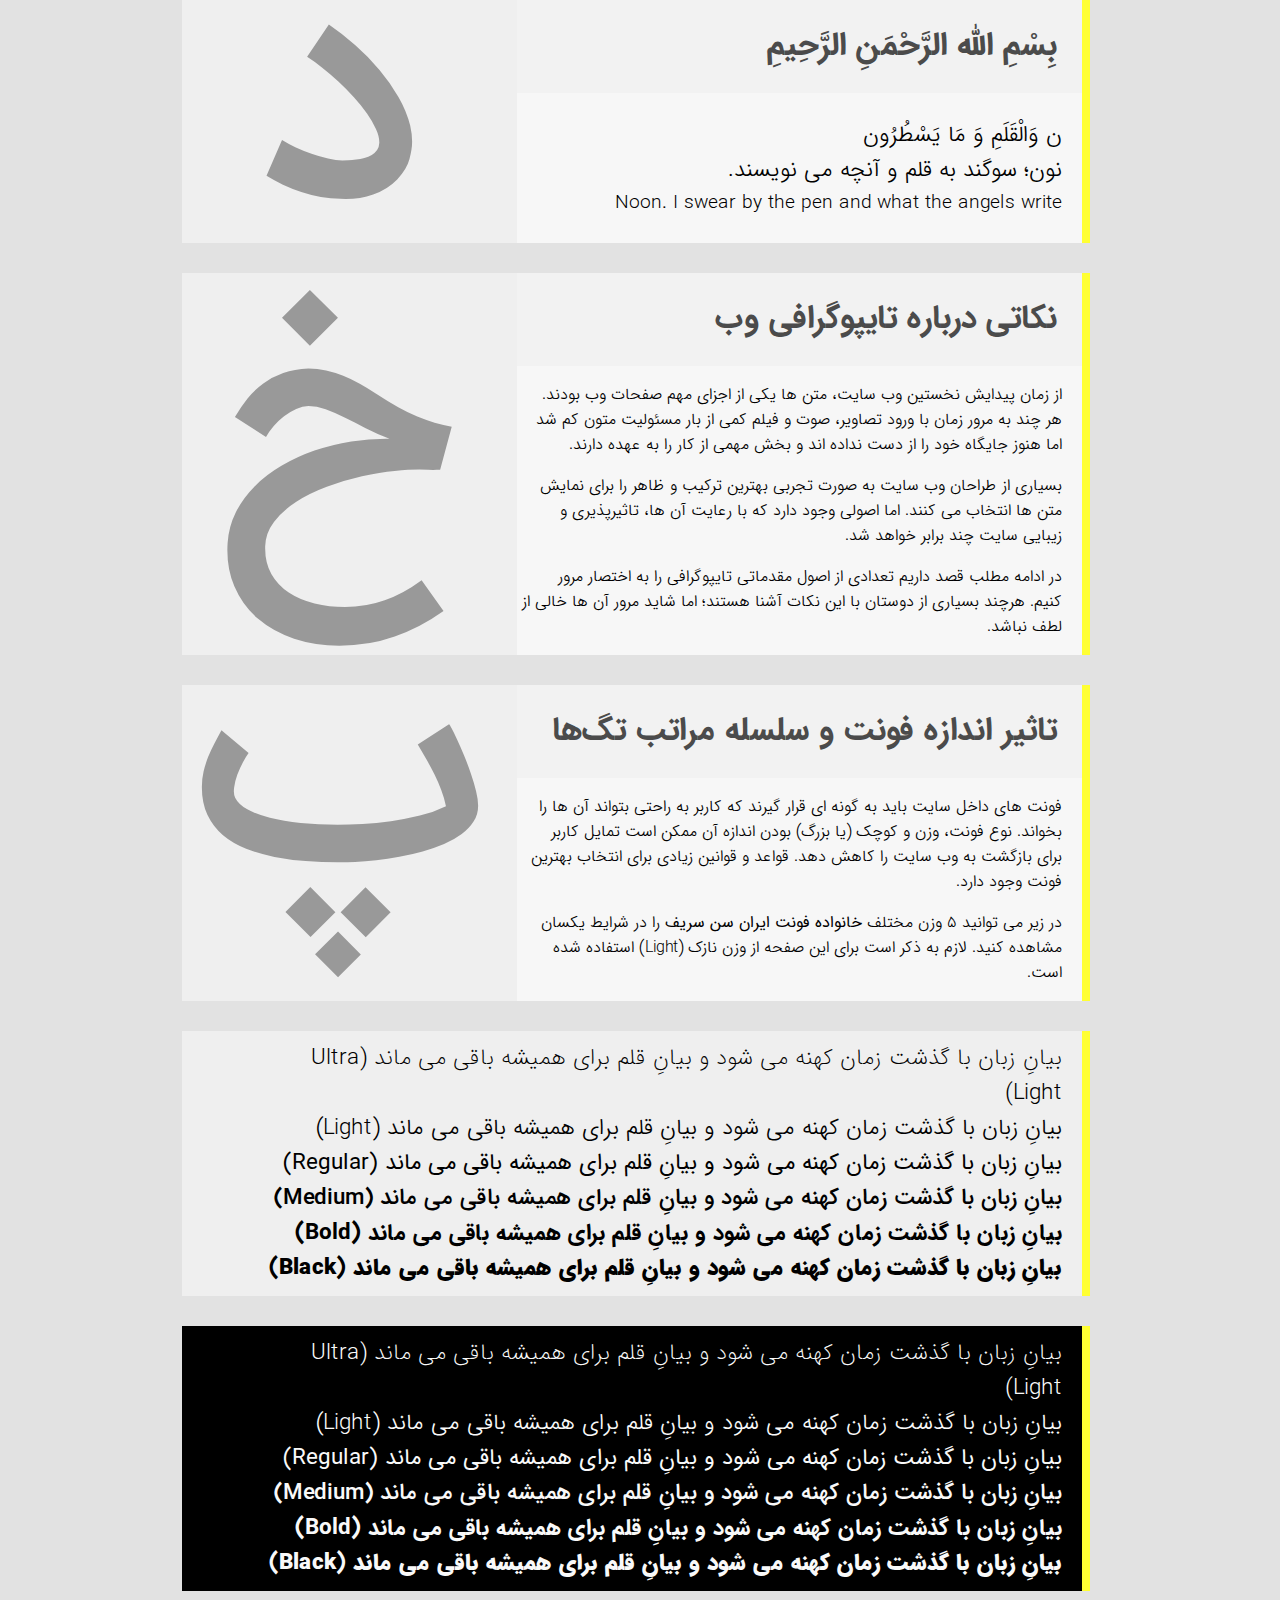
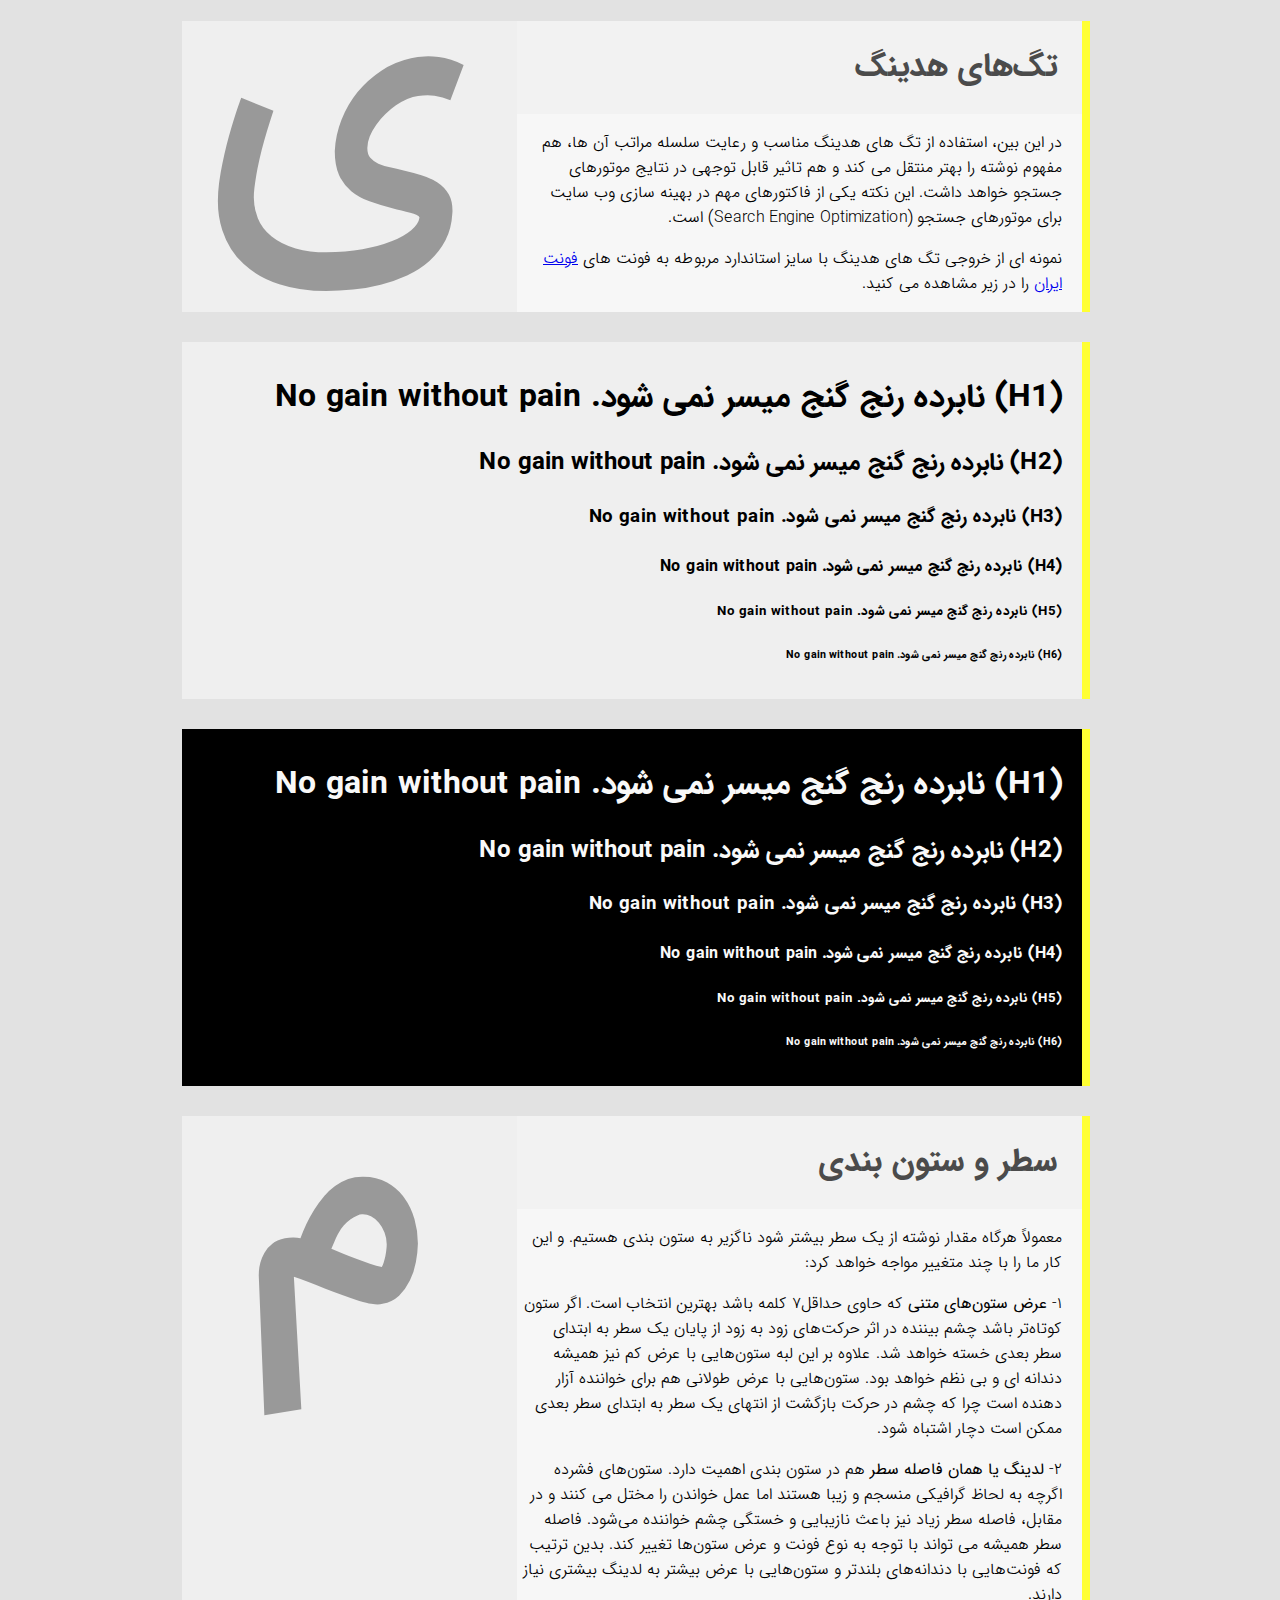
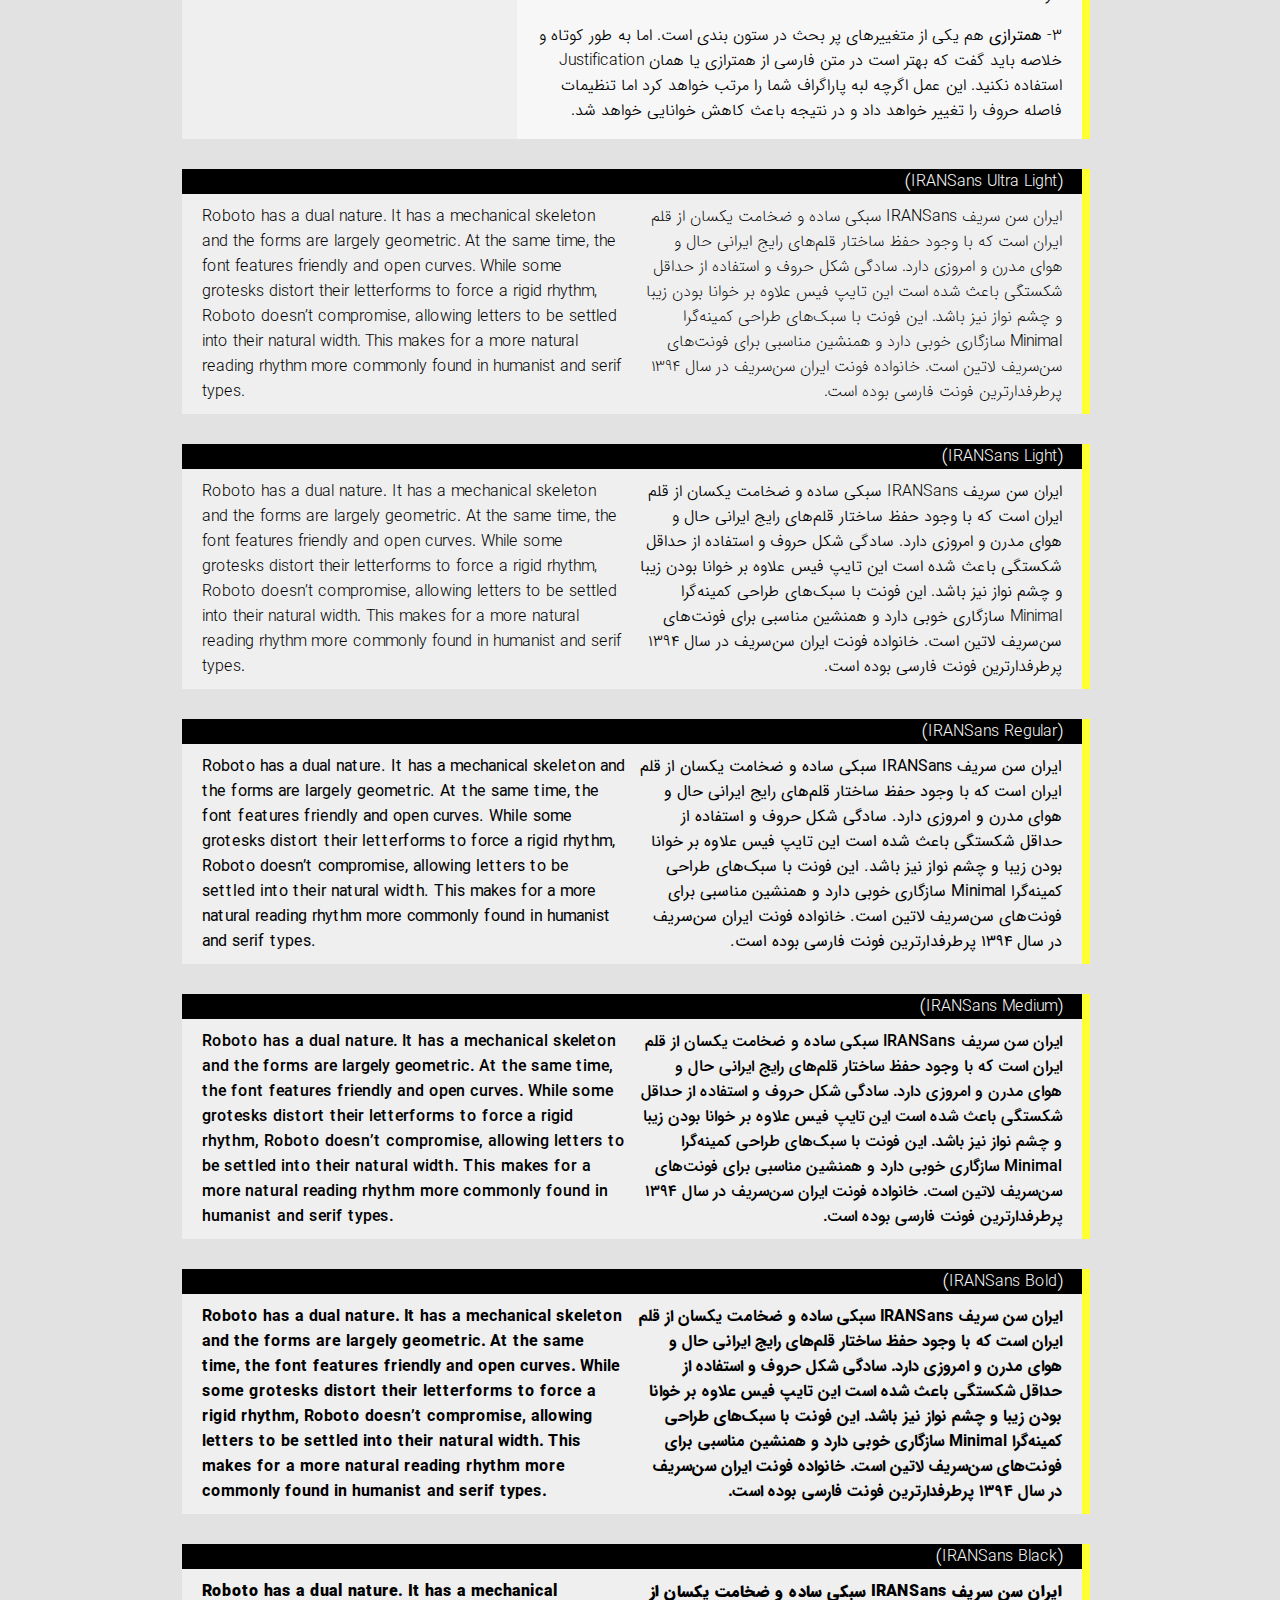
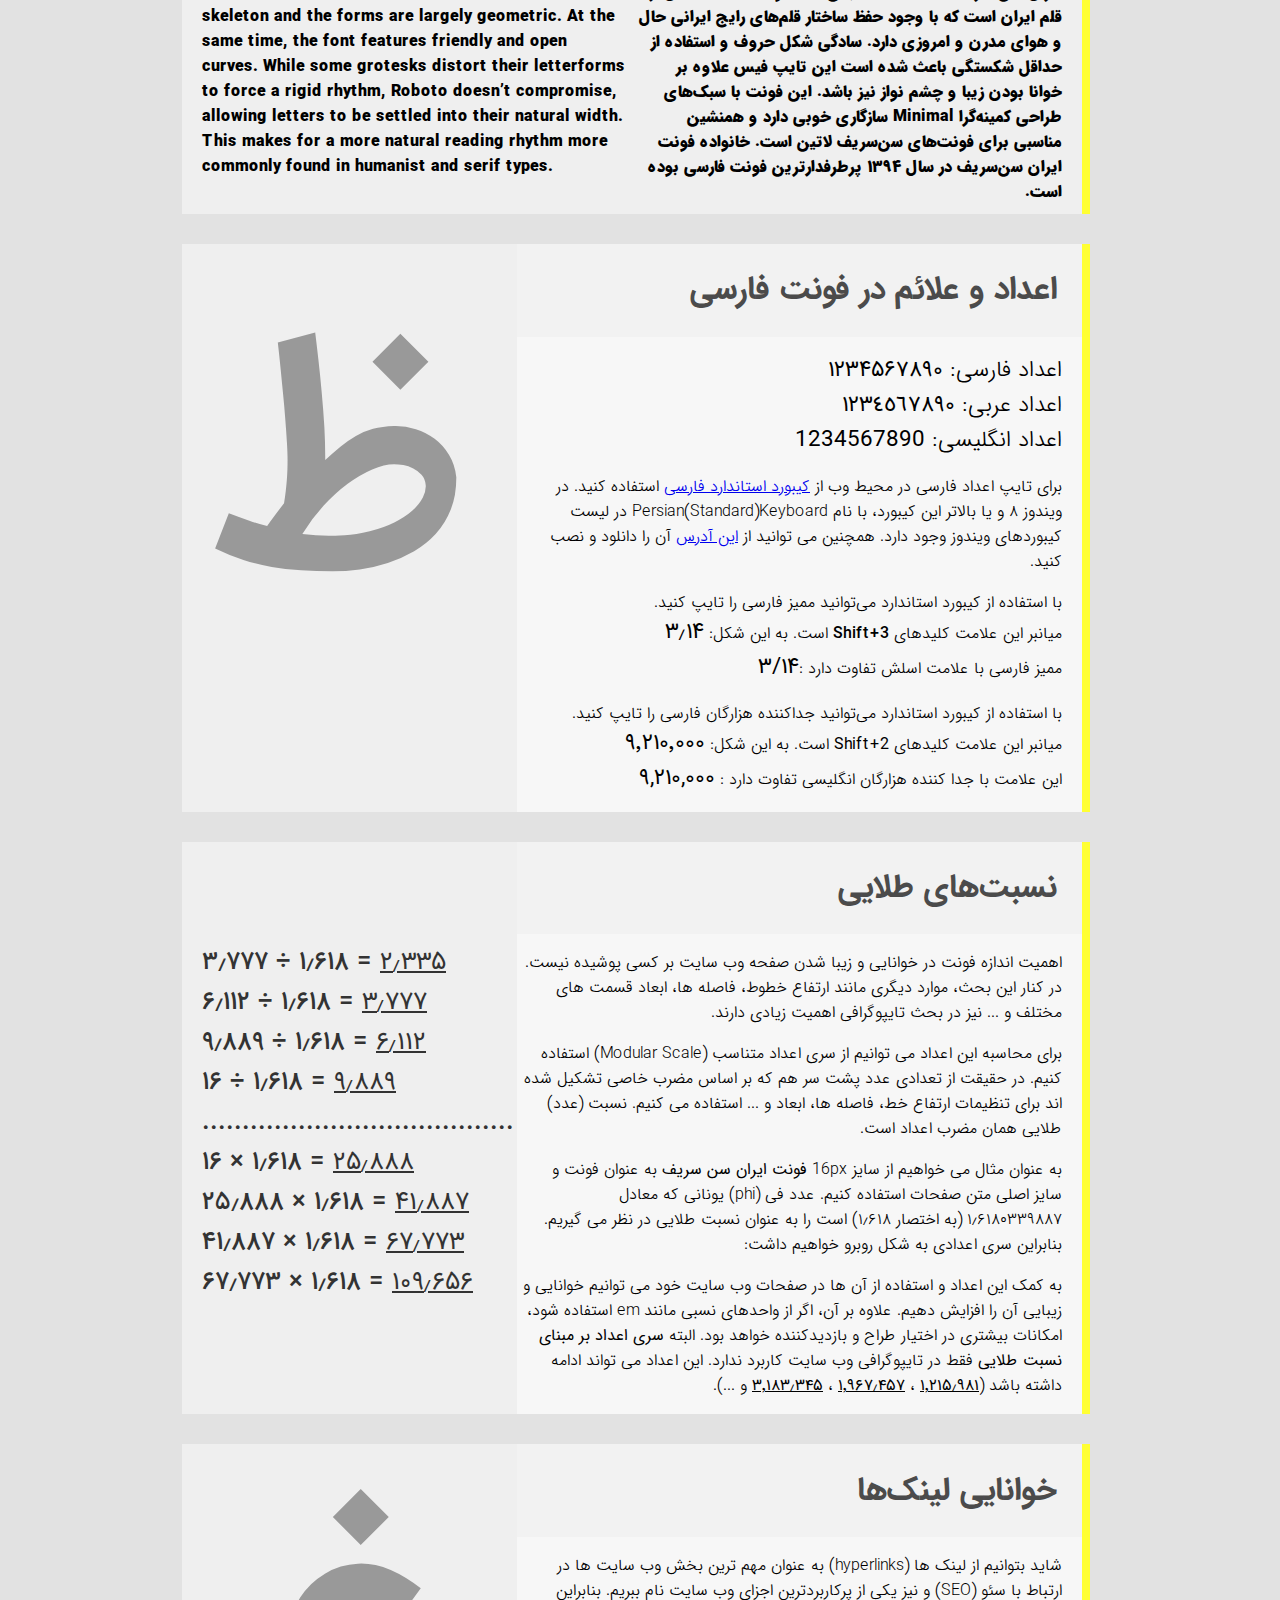
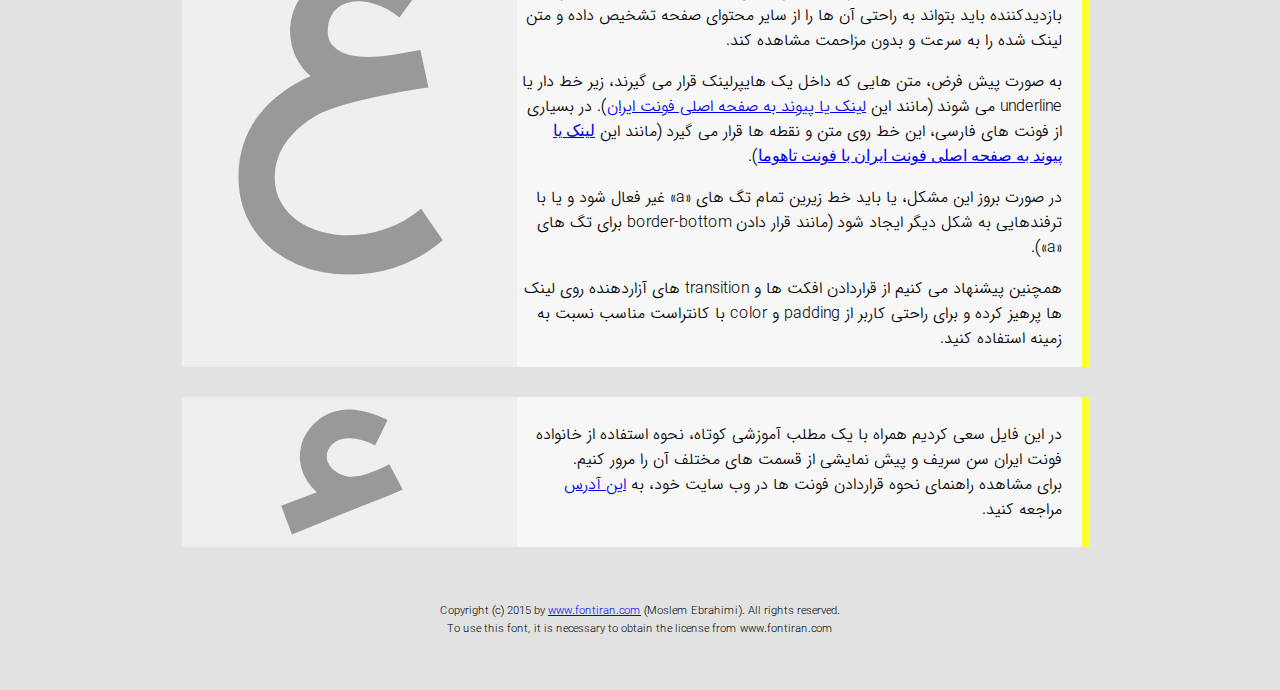
<file: Docker/compose file/AI-compose/wwwroot/font/IRANSans/WebFonts/IRANSans.html>
﻿<!doctype html>
<html lang="fa">
<head>
<meta charset="utf-8">
<title>IRANSans Family Type face: خانواده فونت ایران سن سریف</title>

<meta name="fontiran.com:license" content="کد ۵ رقمی لایسنس">

<link href="css/style.css" rel="stylesheet">
</head>

<body dir="rtl">
<div class="wrapper">

<div class="mainbox">
<div class="titelbox">
<h1>بِسْمِ الله الرَّحْمَنِ الرَّحِيمِ</h1>
</div>
<div class="alphabet" style="line-height:210px" > د </div> 
<div class="rightbox">
<br>
 <span class="text-xlarge">ن وَالْقَلَمِ وَ مَا يَسْطُرُون</span>
<br>
<span class="text-xlarge"> نون؛ سوگند به قلم و آنچه می نويسند. </span>
 <br>
<span class="text-large"> Noon. I swear by the pen and what the angels write </span>
<br>
<br>
</div>
</div>

<div class="mainbox">

<div class="titelbox">
<h1>نکاتی درباره تایپوگرافی وب</h1>
</div>

<div class="alphabet" style="line-height:330px" > خ </div> 
<div class="rightbox">
	<p>از زمان پیدایش نخستین وب سایت، متن ها یکی از اجزای مهم صفحات وب بودند. هر چند به مرور زمان با ورود تصاویر، صوت و فیلم کمی از بار مسئولیت متون کم شد اما هنوز جایگاه خود را از دست نداده اند و بخش مهمی از کار را به عهده دارند.</p>
	<p>بسیاری از طراحان وب سایت به صورت تجربی بهترین ترکیب و ظاهر را برای نمایش متن ها انتخاب می کنند. اما اصولی وجود دارد که با رعایت آن ها، تاثیرپذیری و زیبایی سایت چند برابر خواهد شد.</p>
	<p>در ادامه مطلب قصد داریم تعدادی از اصول مقدماتی تایپوگرافی را به اختصار مرور کنیم. هرچند بسیاری از دوستان با این نکات آشنا هستند؛ اما شاید مرور آن ها خالی از لطف نباشد.</p>
</div> 


</div> 

<div class="mainbox">
<div class="titelbox">
	<h1>تاثیر اندازه فونت و سلسله مراتب تگ‌ها</h1>
</div>    
    <div class="alphabet" style="line-height:170px"> پ </div> 
    <div class="rightbox">
	<p>فونت های داخل سایت باید به گونه ای قرار گیرند که کاربر به راحتی بتواند آن ها را بخواند. نوع فونت، وزن و کوچک (یا بزرگ) بودن اندازه آن ممکن است تمایل کاربر برای بازگشت به وب سایت را کاهش دهد. قواعد و قوانین زیادی برای انتخاب بهترین  فونت وجود دارد.</p>
	<p>در زیر می توانید ۵ وزن مختلف <strong>خانواده فونت ایران سن سریف</strong> را در شرایط یکسان مشاهده کنید. لازم به ذکر است برای این صفحه از وزن نازک (Light) استفاده شده است.</p>
 </div> 
</div> 

   
<div class="mainbox">
<div class="mainbox2">    
	<div class="text-ultralight" style="font-size:1.4em">بیانِ زبان با گذشت زمان کهنه می شود و بیانِ قلم برای همیشه باقی می ماند (Ultra Light)</div>
	<div class="text-light"  style="font-size:1.4em">بیانِ زبان با گذشت زمان کهنه می شود و بیانِ قلم برای همیشه باقی می ماند (Light)</div>
	<div class="text-regular"  style="font-size:1.4em">بیانِ زبان با گذشت زمان کهنه می شود و بیانِ قلم برای همیشه باقی می ماند (Regular)</div>
	<div class="text-medium"  style="font-size:1.4em">بیانِ زبان با گذشت زمان کهنه می شود و بیانِ قلم برای همیشه باقی می ماند (Medium)</div>
	<div class="text-bold"  style="font-size:1.4em">بیانِ زبان با گذشت زمان کهنه می شود و بیانِ قلم برای همیشه باقی می ماند (Bold)</div>
              <div class="text-black"  style="font-size:1.4em">بیانِ زبان با گذشت زمان کهنه می شود و بیانِ قلم برای همیشه باقی می ماند (Black)</div>
</div>    
</div>    

<div class="mainboxnegativ">
<div class="mainbox2">    
	<div class="text-ultralight" style="font-size:1.4em">بیانِ زبان با گذشت زمان کهنه می شود و بیانِ قلم برای همیشه باقی می ماند (Ultra Light)</div>
	<div class="text-light"  style="font-size:1.4em">بیانِ زبان با گذشت زمان کهنه می شود و بیانِ قلم برای همیشه باقی می ماند (Light)</div>
	<div class="text-regular"  style="font-size:1.4em">بیانِ زبان با گذشت زمان کهنه می شود و بیانِ قلم برای همیشه باقی می ماند (Regular)</div>
	<div class="text-medium"  style="font-size:1.4em">بیانِ زبان با گذشت زمان کهنه می شود و بیانِ قلم برای همیشه باقی می ماند (Medium)</div>
	<div class="text-bold"  style="font-size:1.4em">بیانِ زبان با گذشت زمان کهنه می شود و بیانِ قلم برای همیشه باقی می ماند (Bold)</div>
              <div class="text-black"  style="font-size:1.4em">بیانِ زبان با گذشت زمان کهنه می شود و بیانِ قلم برای همیشه باقی می ماند (Black)</div>
</div>    
</div>

<div class="mainbox">
<div class="titelbox">
	<h1>تگ‌های هدینگ</h1>
</div>    
    <div class="alphabet" style="line-height:150px"> ی </div> 
    <div class="rightbox">
<p>در این بین، استفاده از تگ های هدینگ مناسب و رعایت سلسله مراتب آن ها، هم مفهوم نوشته را بهتر منتقل می کند و هم تاثیر قابل توجهی در نتایج موتورهای جستجو خواهد داشت. این نکته یکی از فاکتورهای مهم در بهینه سازی وب سایت برای موتورهای جستجو (Search Engine Optimization) است.</p>
	<p>نمونه ای از خروجی تگ های هدینگ با سایز استاندارد مربوطه به فونت های <a href="http://fontiran.com" target="_blank">فونت ایران</a> را در زیر مشاهده می کنید.</p>
 </div> 
</div> 
    
<div class="mainbox">
<div class="mainbox2"> 	
	<h1>(H1) نابرده رنج گنج میسر نمی شود. No gain without pain </h1>
	<h2>(H2) نابرده رنج گنج میسر نمی شود. No gain without pain</h2>
	<h3>(H3) نابرده رنج گنج میسر نمی شود. No gain without pain</h3>
	<h4>(H4) نابرده رنج گنج میسر نمی شود. No gain without pain </h4>
	<h5>(H5) نابرده رنج گنج میسر نمی شود. No gain without pain</h5>
	<h6>(H6) نابرده رنج گنج میسر نمی شود. No gain without pain</h6>
</div>
</div> 

<div class="mainboxnegativ">
<div class="mainbox2"> 	
	<h1>(H1) نابرده رنج گنج میسر نمی شود. No gain without pain </h1>
	<h2>(H2) نابرده رنج گنج میسر نمی شود. No gain without pain</h2>
	<h3>(H3) نابرده رنج گنج میسر نمی شود. No gain without pain</h3>
	<h4>(H4) نابرده رنج گنج میسر نمی شود. No gain without pain </h4>
	<h5>(H5) نابرده رنج گنج میسر نمی شود. No gain without pain</h5>
	<h6>(H6) نابرده رنج گنج میسر نمی شود. No gain without pain</h6>
</div>
</div>

<div class="mainbox">
<div class="titelbox">
	<h1>سطر و ستون بندی</h1>
</div>    
    <div class="alphabet" style="line-height:200px"> م </div> 
    <div class="rightbox">
<p>معمولاً هرگاه مقدار نوشته از یک سطر بیشتر شود ناگزیر به ستون بندی هستیم. و این کار ما را با چند متغییر مواجه خواهد کرد:</p>
	<p>۱- <strong>عرض ستون‌های متنی</strong> که حاوی حداقل۷ کلمه باشد بهترین انتخاب است. اگر ستون کوتاه‌تر باشد چشم بیننده در اثر حرکت‌های زود به زود از پایان یک سطر به ابتدای سطر بعدی خسته خواهد شد. علاوه بر این لبه ستون‌هایی با عرض کم نیز همیشه دندانه ای و بی نظم خواهد بود. ستون‌هایی با عرض طولانی هم برای خواننده آزار دهنده است چرا که چشم در حرکت بازگشت از انتهای یک سطر به ابتدای سطر بعدی ممکن است دچار اشتباه شود.

    <p>۲- <strong>لدینگ یا همان فاصله سطر </strong> هم در ستون بندی اهمیت دارد. ستون‌های فشرده اگرچه به لحاظ گرافیکی منسجم و زیبا هستند اما عمل خواندن را مختل می کنند و در مقابل، فاصله سطر زیاد نیز باعث نازیبایی و خستگی چشم خواننده می‌شود. فاصله سطر همیشه می تواند با توجه به نوع فونت و عرض ستون‌ها تغییر کند. بدین ترتیب که فونت‌هایی با دندانه‌های بلند‌تر و ستون‌هایی با عرض بیشتر به لدینگ بیشتری نیاز دارند.    
    <p>۳- <strong>همترازی </strong> هم یکی از متغییرهای پر بحث در ستون بندی است. اما به طور کوتاه و خلاصه باید گفت که بهتر است در متن فارسی از همترازی یا همان Justification استفاده نکنید. این عمل اگرچه لبه پاراگراف شما را مرتب خواهد کرد اما تنظیمات فاصله حروف را تغییر خواهد داد و در نتیجه باعث کاهش خوانایی خواهد شد.                </div> 
</div> 

<div class="mainbox"> 
<div class="mainbox2negativ">(IRANSans Ultra Light)</div>   
	<div class="farsiparagraph"><span class="text-ultralight"> ایران سن سریف IRANSans سبکی ساده و ضخامت یکسان از قلم ایران است که با وجود حفظ ساختار قلم‌های رایج  ایرانی حال و هوای مدرن و امروزی دارد. سادگی شکل‌ حروف و استفاده از حداقل شکستگی باعث شده است این تایپ فیس علاوه بر خوانا بودن زیبا و چشم نواز نیز باشد. این فونت با سبک‌های طراحی کمینه‌گرا Minimal سازگاری خوبی دارد و همنشین مناسبی برای فونت‌های سن‌سریف لاتین است. خانواده فونت ایران سن‌سریف در سال ۱۳۹۴ پرطرفدارترین فونت فارسی بوده است.</span></div>

<div class="englishparagraph"><span class="text-ultralight">
Roboto has a dual nature. It has a mechanical skeleton and the forms are largely geometric. At the same time, the font features friendly and open curves. While some grotesks distort their letterforms to force a rigid rhythm, Roboto doesn’t compromise, allowing letters to be settled into their natural width. This makes for a more natural reading rhythm more commonly found in humanist and serif types.
</span></div>
	  
</div>

<div class="mainbox"> 
<div class="mainbox2negativ">(IRANSans Light)</div>     
	<div class="farsiparagraph"><span class="text-right">ایران سن سریف IRANSans سبکی ساده و ضخامت یکسان از قلم ایران است که با وجود حفظ ساختار قلم‌های رایج  ایرانی حال و هوای مدرن و امروزی دارد. سادگی شکل‌ حروف و استفاده از حداقل شکستگی باعث شده است این تایپ فیس علاوه بر خوانا بودن زیبا و چشم نواز نیز باشد. این فونت با سبک‌های طراحی کمینه‌گرا Minimal سازگاری خوبی دارد و همنشین مناسبی برای فونت‌های سن‌سریف لاتین است. خانواده فونت ایران سن‌سریف در سال ۱۳۹۴ پرطرفدارترین فونت فارسی بوده است.</span></div>

<div class="englishparagraph"><span class="text-right">
Roboto has a dual nature. It has a mechanical skeleton and the forms are largely geometric. At the same time, the font features friendly and open curves. While some grotesks distort their letterforms to force a rigid rhythm, Roboto doesn’t compromise, allowing letters to be settled into their natural width. This makes for a more natural reading rhythm more commonly found in humanist and serif types.
</span></div>
	  
</div>

<div class="mainbox"> 
<div class="mainbox2negativ">(IRANSans Regular)</div>     
	<div class="farsiparagraph"><span class="text-regular">ایران سن سریف IRANSans سبکی ساده و ضخامت یکسان از قلم ایران است که با وجود حفظ ساختار قلم‌های رایج  ایرانی حال و هوای مدرن و امروزی دارد. سادگی شکل‌ حروف و استفاده از حداقل شکستگی باعث شده است این تایپ فیس علاوه بر خوانا بودن زیبا و چشم نواز نیز باشد. این فونت با سبک‌های طراحی کمینه‌گرا Minimal سازگاری خوبی دارد و همنشین مناسبی برای فونت‌های سن‌سریف لاتین است. خانواده فونت ایران سن‌سریف در سال ۱۳۹۴ پرطرفدارترین فونت فارسی بوده است.</span></div>

<div class="englishparagraph"><span class="text-regular">
Roboto has a dual nature. It has a mechanical skeleton and the forms are largely geometric. At the same time, the font features friendly and open curves. While some grotesks distort their letterforms to force a rigid rhythm, Roboto doesn’t compromise, allowing letters to be settled into their natural width. This makes for a more natural reading rhythm more commonly found in humanist and serif types.
</span></div>
	  
</div>

<div class="mainbox"> 
<div class="mainbox2negativ">(IRANSans Medium)</div>   
	<div class="farsiparagraph"><span class="text-medium">ایران سن سریف IRANSans سبکی ساده و ضخامت یکسان از قلم ایران است که با وجود حفظ ساختار قلم‌های رایج  ایرانی حال و هوای مدرن و امروزی دارد. سادگی شکل‌ حروف و استفاده از حداقل شکستگی باعث شده است این تایپ فیس علاوه بر خوانا بودن زیبا و چشم نواز نیز باشد. این فونت با سبک‌های طراحی کمینه‌گرا Minimal سازگاری خوبی دارد و همنشین مناسبی برای فونت‌های سن‌سریف لاتین است. خانواده فونت ایران سن‌سریف در سال ۱۳۹۴ پرطرفدارترین فونت فارسی بوده است.</span></div>

<div class="englishparagraph"><span class="text-medium">
Roboto has a dual nature. It has a mechanical skeleton and the forms are largely geometric. At the same time, the font features friendly and open curves. While some grotesks distort their letterforms to force a rigid rhythm, Roboto doesn’t compromise, allowing letters to be settled into their natural width. This makes for a more natural reading rhythm more commonly found in humanist and serif types.</span>
</div>
	  
</div>
<div class="mainbox"> 
<div class="mainbox2negativ">(IRANSans Bold)</div>   
	<div class="farsiparagraph"><span class="text-bold">ایران سن سریف IRANSans سبکی ساده و ضخامت یکسان از قلم ایران است که با وجود حفظ ساختار قلم‌های رایج  ایرانی حال و هوای مدرن و امروزی دارد. سادگی شکل‌ حروف و استفاده از حداقل شکستگی باعث شده است این تایپ فیس علاوه بر خوانا بودن زیبا و چشم نواز نیز باشد. این فونت با سبک‌های طراحی کمینه‌گرا Minimal سازگاری خوبی دارد و همنشین مناسبی برای فونت‌های سن‌سریف لاتین است. خانواده فونت ایران سن‌سریف در سال ۱۳۹۴ پرطرفدارترین فونت فارسی بوده است.</span></div>

<div class="englishparagraph"><span class="text-bold">
Roboto has a dual nature. It has a mechanical skeleton and the forms are largely geometric. At the same time, the font features friendly and open curves. While some grotesks distort their letterforms to force a rigid rhythm, Roboto doesn’t compromise, allowing letters to be settled into their natural width. This makes for a more natural reading rhythm more commonly found in humanist and serif types.</span>
</div>
	  
</div>

<div class="mainbox"> 
<div class="mainbox2negativ">(IRANSans Black)</div>   
	<div class="farsiparagraph"><span class="text-black">ایران سن سریف IRANSans سبکی ساده و ضخامت یکسان از قلم ایران است که با وجود حفظ ساختار قلم‌های رایج  ایرانی حال و هوای مدرن و امروزی دارد. سادگی شکل‌ حروف و استفاده از حداقل شکستگی باعث شده است این تایپ فیس علاوه بر خوانا بودن زیبا و چشم نواز نیز باشد. این فونت با سبک‌های طراحی کمینه‌گرا Minimal سازگاری خوبی دارد و همنشین مناسبی برای فونت‌های سن‌سریف لاتین است. خانواده فونت ایران سن‌سریف در سال ۱۳۹۴ پرطرفدارترین فونت فارسی بوده است.</span></div>

<div class="englishparagraph"><span class="text-black">
Roboto has a dual nature. It has a mechanical skeleton and the forms are largely geometric. At the same time, the font features friendly and open curves. While some grotesks distort their letterforms to force a rigid rhythm, Roboto doesn’t compromise, allowing letters to be settled into their natural width. This makes for a more natural reading rhythm more commonly found in humanist and serif types.</span>
</div>
	  
</div>

<div class="mainbox">
<div class="titelbox">
	<h1>اعداد و علائم در فونت فارسی</h1>
</div>    
    <div class="alphabet" style="line-height:470px"> ظ </div> 
    <div class="rightbox">
      <p><span class="text-xlarge">اعداد فارسی: <strong>۱۲۳۴۵۶۷۸۹۰</strong></span><br>
        <span class="text-xlarge">اعداد عربی: <strong>۱۲۳٤٥٦۷۸۹۰</strong></span><br>
      <span class="text-xlarge">اعداد انگلیسی: <strong>1234567890</strong></span></p>
      <p>برای تایپ اعداد فارسی در محیط وب از <a href="https://fa.wikipedia.org/wiki/%D9%88%DB%8C%DA%A9%DB%8C%E2%80%8C%D9%BE%D8%AF%DB%8C%D8%A7:%D9%81%D8%A7%D8%B1%D8%B3%DB%8C%E2%80%8C%D9%86%D9%88%DB%8C%D8%B3%DB%8C">کیبورد استاندارد فارسی</a> استفاده کنید. در ویندوز ۸ و یا بالاتر این کیبورد، با نام Persian(Standard)Keyboard در لیست کیبوردهای ویندوز وجود دارد. همچنین می توانید از <a href="http://persian-computing.ir/download/Iranian_Standard_Persian_Keyboard_(ISIRI_9147)_(Version_2.0).zip">این آدرس</a> آن را دانلود و نصب کنید.</p>
      <span>
      <p>با استفاده از کیبورد استاندارد می‌توانید ممیز فارسی را تایپ کنید.<br>
        <span>میانبر این علامت کلیدهای <span class="text-medium">Shift+3</span> است. به این شکل: <strong class="text-xlarge">۳٫۱۴</strong></span><br>
        <span >ممیز فارسی با علامت اسلش  تفاوت دارد :<strong class="text-xlarge">۳/۱۴</strong></span>
</p>
      <p>با استفاده از کیبورد استاندارد می‌توانید جداکننده هزارگان فارسی را تایپ کنید.<br>
      <span>میانبر این علامت کلیدهای <strong>Shift+2</strong> است. به این شکل: <strong class="text-xlarge">۹٬۲۱۰٬۰۰۰</strong></span><br>
        <span >این علامت با جدا کننده هزارگان انگلیسی تفاوت دارد : <strong class="text-xlarge">۹,۲۱۰,۰۰۰</strong></span>
      </p>
    </div> 
</div>
    
 <div class="mainbox">
<div class="titelbox">      
	<h1> نسبت‌های طلایی</h1>
</div>    
    <div class="alphabet2">
    <div style="padding-left:20px">
	۳٫۷۷۷ &divide; ۱٫۶۱۸ = <span class="text-regular text-underline">۲٫۳۳۵</span>
	<br>
	۶٫۱۱۲ &divide; ۱٫۶۱۸ = <span class="text-regular text-underline">۳٫۷۷۷</span>
	<br>
	۹٫۸۸۹ &divide; ۱٫۶۱۸ = <span class="text-regular text-underline">۶٫۱۱۲</span>
	<br>
	۱۶ &divide; ۱٫۶۱۸ = <span class="text-regular text-underline">۹٫۸۸۹</span>
	<br>
.......................................
	<br>
	۱۶ &times; ۱٫۶۱۸ = <span class="text-regular text-underline">۲۵٫۸۸۸</span>
	<br>
	۲۵٫۸۸۸ &times; ۱٫۶۱۸ = <span class="text-regular text-underline">۴۱٫۸۸۷</span>
	<br>
	۴۱٫۸۸۷ &times; ۱٫۶۱۸ = <span class="text-regular text-underline">۶۷٫۷۷۳</span>
	<br>
	۶۷٫۷۷۳ &times; ۱٫۶۱۸ = <span class="text-regular text-underline">۱۰۹٫۶۵۶</span>
    </div>
	</div>
     <div class="rightbox">   
	<p>اهمیت اندازه فونت در خوانایی و زیبا شدن صفحه وب سایت بر کسی پوشیده نیست. در کنار این بحث، موارد دیگری مانند ارتفاع خطوط، فاصله ها، ابعاد قسمت های مختلف و ... نیز در بحث تایپوگرافی اهمیت زیادی دارند.</p>
	<p>برای محاسبه این اعداد می توانیم از سری اعداد متناسب (Modular Scale) استفاده کنیم. در حقیقت از تعدادی عدد پشت سر هم که بر اساس مضرب خاصی تشکیل شده اند برای تنظیمات ارتفاع خط، فاصله ها، ابعاد و ... استفاده می کنیم. نسبت (عدد) طلایی همان مضرب اعداد است.</p>
	<p>به عنوان مثال می خواهیم از سایز 16px <strong>فونت ایران سن سریف</strong> به عنوان فونت و سایز اصلی متن صفحات استفاده کنیم. عدد فی (phi) یونانی که معادل ۱٫۶۱۸۰۳۳۹۸۸۷ (به اختصار ۱٫۶۱۸) است را به عنوان نسبت طلایی در نظر می گیریم. بنابراین سری اعدادی به شکل روبرو خواهیم داشت:</p>
	
	<p>
	به کمک این اعداد و استفاده از آن ها در صفحات وب سایت خود می توانیم خوانایی و زیبایی آن را افزایش دهیم. علاوه بر آن، اگر از واحدهای نسبی مانند em استفاده شود، امکانات بیشتری در اختیار طراح و بازدیدکننده خواهد بود. البته <strong>سری اعداد بر مبنای نسبت طلایی</strong> فقط در تایپوگرافی وب سایت کاربرد ندارد.
	این اعداد می تواند ادامه داشته باشد (<span class="text-regular text-underline">۱٬۲۱۵٫۹۸۱</span> ، <span class="text-regular text-underline">۱٬۹۶۷٫۴۵۷</span> ، <span class="text-regular text-underline">۳٬۱۸۳٫۳۴۵</span> و ...).
	</p>
    
</div>    
</div>    
    
<div class="mainbox">    
<div class="titelbox"><h1>خوانایی لینک‌ها</h1> </div>
<div class="alphabet" style="line-height:470px"> غ </div>
<div class="rightbox">
	<p>شاید بتوانیم از لینک ها (hyperlinks) به عنوان مهم ترین بخش وب سایت ها در ارتباط با سئو (SEO) و نیز یکی از پرکاربردترین اجزای وب سایت نام ببریم. بنابراین بازدیدکننده باید بتواند به راحتی آن ها را از سایر محتوای صفحه تشخیص داده و متن لینک شده را به سرعت و بدون مزاحمت مشاهده کند.</p>
	<p>به صورت پیش فرض، متن هایی که داخل یک هایپرلینک قرار می گیرند، زیر خط دار یا underline می شوند (مانند این <a href="http://fontiran.com" target="_blank">لینک یا پیوند به صفحه اصلی فونت ایران</a>). در بسیاری از فونت های فارسی، این خط روی متن و نقطه ها قرار می گیرد (مانند این <a href="http://fontiran.com" target="_blank" style="font-family: Tahoma;">لینک یا پیوند به صفحه اصلی فونت ایران با فونت تاهوما</a>).</p>
	<p>در صورت بروز این مشکل، یا باید خط زیرین تمام تگ های «a» غیر فعال شود و یا با ترفندهایی به شکل دیگر ایجاد شود (مانند قرار دادن border-bottom برای تگ های «a»).</p>
	<p>همچنین پیشنهاد می کنیم از قراردادن افکت ها و transition های آزاردهنده روی لینک ها پرهیز کرده و برای راحتی کاربر از padding و color با کانتراست مناسب نسبت به زمینه استفاده کنید.</p>
</div>
</div>    
    

	
<div class="mainbox">
<div class="rightbox">
<br>
در این فایل سعی کردیم همراه با یک مطلب آموزشی کوتاه، نحوه استفاده از خانواده فونت ایران سن سریف و پیش نمایشی از قسمت های مختلف آن را مرور کنیم.
<br>
برای مشاهده راهنمای نحوه قراردادن فونت ها در وب سایت خود، به <a href="http://fontiran.com/?p=874" target="_blank">این آدرس</a> مراجعه کنید.
<br>
<br>
</div>
<div class="alphabet" style="line-height:60px">ء</div>
</div>

    <br>
	<div class="footer">
    Copyright (c) 2015 by <a href="http://fontiran.com">www.fontiran.com</a> (Moslem Ebrahimi). All rights reserved.
    <br>
    To use this font, it is necessary to obtain the license from www.fontiran.com
    
	</div>
</div>
</body>
</html>
</file>
<file: Docker/compose file/AI-compose/wwwroot/wp-content/themes/saas-template-wp-theme/assets/css/saas-style.css>
/* @import url('https://example.com/example_style.css'); */

/***********************************************/
/* CSS @imports must be at the top of the file */
/* Add them above this section                 */
/***********************************************/

/*****************************************/
/* Start your style declarations here    */
/*****************************************/
@import url('https://fonts.googleapis.com/css?family=Raleway:100,300,400,500,600,700&display=swap');
/* Responsive Grid */

.row-fluid {
    
    width: 100%;
    *zoom: 1;
}

.row-fluid:before, .row-fluid:after {
    display: table;
    content: "";
}

.row-fluid:after {
    clear: both;
}

.row-fluid [class*="span"] {
    display: block;
    float: left;
    width: 100%;
    min-height: 28px;
    margin-left: 2.127659574%;
    *margin-left: 2.0744680846382977%;
    -webkit-box-sizing: border-box;
    -moz-box-sizing: border-box;
    -ms-box-sizing: border-box;
    box-sizing: border-box;
}

.row-fluid [class*="span"]:first-child {
    margin-left: 0;
}

.row-fluid .span12 {
    width: 99.99999998999999%;
    *width: 99.94680850063828%;
}

.row-fluid .span11 {
    width: 91.489361693%;
    *width: 91.4361702036383%;
}

.row-fluid .span10 {
    width: 82.97872339599999%;
    *width: 82.92553190663828%;
}

.row-fluid .span9 {
    width: 74.468085099%;
    *width: 74.4148936096383%;
}

.row-fluid .span8 {
    width: 65.95744680199999%;
    *width: 65.90425531263828%;
}

.row-fluid .span7 {
    width: 57.446808505%;
    *width: 57.3936170156383%;
}

.row-fluid .span6 {
    width: 48.93617020799999%;
    *width: 48.88297871863829%;
}

.row-fluid .span5 {
    width: 40.425531911%;
    *width: 40.3723404216383%;
}

.row-fluid .span4 {
    width: 31.914893614%;
    *width: 31.8617021246383%;
}

.row-fluid .span3 {
    width: 23.404255317%;
    *width: 23.3510638276383%;
}

.row-fluid .span2 {
    width: 14.89361702%;
    *width: 14.8404255306383%;
}

.row-fluid .span1 {
    width: 6.382978723%;
    *width: 6.329787233638298%;
}

.container-fluid {
    *zoom: 1;
}

.container-fluid:before, .container-fluid:after {
    display: table;
    content: "";
}

.container-fluid:after {
    clear: both;
}

@media (max-width: 767px) {
    .row-fluid {
        width: 100%;
    }

    .row-fluid [class*="span"] {
        display: block;
        float: none;
        width: auto;
        margin-left: 0;
    }
}

@media (min-width: 768px) and (max-width: 1139px) {
    .row-fluid {
        width: 100%;
        *zoom: 1;
    }

    .row-fluid:before, .row-fluid:after {
        display: table;
        content: "";
    }

    .row-fluid:after {
        clear: both;
    }

    .row-fluid [class*="span"] {
        display: block;
        float: left;
        width: 100%;
        min-height: 28px;
        margin-left: 2.762430939%;
        *margin-left: 2.709239449638298%;
        -webkit-box-sizing: border-box;
        -moz-box-sizing: border-box;
        -ms-box-sizing: border-box;
        box-sizing: border-box;
    }

    .row-fluid [class*="span"]:first-child {
        margin-left: 0;
    }

    .row-fluid .span12 {
        width: 99.999999993%;
        *width: 99.9468085036383%;
    }

    .row-fluid .span11 {
        width: 91.436464082%;
        *width: 91.38327259263829%;
    }

    .row-fluid .span10 {
        width: 82.87292817100001%;
        *width: 82.8197366816383%;
    }

    .row-fluid .span9 {
        width: 74.30939226%;
        *width: 74.25620077063829%;
    }

    .row-fluid .span8 {
        width: 65.74585634900001%;
        *width: 65.6926648596383%;
    }

    .row-fluid .span7 {
        width: 57.182320438000005%;
        *width: 57.129128948638304%;
    }

    .row-fluid .span6 {
        width: 48.618784527%;
        *width: 48.5655930376383%;
    }

    .row-fluid .span5 {
        width: 40.055248616%;
        *width: 40.0020571266383%;
    }

    .row-fluid .span4 {
        width: 31.491712705%;
        *width: 31.4385212156383%;
    }

    .row-fluid .span3 {
        width: 22.928176794%;
        *width: 22.874985304638297%;
    }

    .row-fluid .span2 {
        width: 14.364640883%;
        *width: 14.311449393638298%;
    }

    .row-fluid .span1 {
        width: 5.801104972%;
        *width: 5.747913482638298%;
    }
}

@media (min-width: 1280px) {
    .row-fluid {
        width: 100%;
        *zoom: 1;
    }

    .row-fluid:before, .row-fluid:after {
        display: table;
        content: "";
    }

    .row-fluid:after {
        clear: both;
    }

    .row-fluid [class*="span"] {
        display: block;
        float: left;
        width: 100%;
        min-height: 28px;
        margin-left: 2.564102564%;
        *margin-left: 2.510911074638298%;
        -webkit-box-sizing: border-box;
        -moz-box-sizing: border-box;
        -ms-box-sizing: border-box;
        box-sizing: border-box;
    }

    .row-fluid [class*="span"]:first-child {
        margin-left: 0;
    }

    .row-fluid .span12 {
        width: 100%;
        *width: 99.94680851063829%;
    }

    .row-fluid .span11 {
        width: 91.45299145300001%;
        *width: 91.3997999636383%;
    }

    .row-fluid .span10 {
        width: 82.905982906%;
        *width: 82.8527914166383%;
    }

    .row-fluid .span9 {
        width: 74.358974359%;
        *width: 74.30578286963829%;
    }

    .row-fluid .span8 {
        width: 65.81196581200001%;
        *width: 65.7587743226383%;
    }

    .row-fluid .span7 {
        width: 57.264957265%;
        *width: 57.2117657756383%;
    }

    .row-fluid .span6 {
        width: 48.717948718%;
        *width: 48.6647572286383%;
    }

    .row-fluid .span5 {
        width: 40.170940171000005%;
        *width: 40.117748681638304%;
    }

    .row-fluid .span4 {
        width: 31.623931624%;
        *width: 31.5707401346383%;
    }

    .row-fluid .span3 {
        width: 23.076923077%;
        *width: 23.0237315876383%;
    }

    .row-fluid .span2 {
        width: 14.529914530000001%;
        *width: 14.4767230406383%;
    }

    .row-fluid .span1 {
        width: 5.982905983%;
        *width: 5.929714493638298%;
    }
}

/* Clearfix */

.clearfix {
    *zoom: 1;
}

.clearfix:before, .clearfix:after {
    display: table;
    content: "";
}

.clearfix:after {
    clear: both;
}

/* Visibilty Classes */

.hide {
    display: none;
}

.show {
    display: block;
}

.invisible {
    visibility: hidden;
}

.hidden {
    display: none;
    visibility: hidden;
}

/* Responsive Visibilty Classes */

.visible-phone {
    display: none !important;
}

.visible-tablet {
    display: none !important;
}

.hidden-desktop {
    display: none !important;
}

@media (max-width: 767px) {
    .visible-phone {
        display: inherit !important;
    }

    .hidden-phone {
        display: none !important;
    }

    .hidden-desktop {
        display: inherit !important;
    }

    .visible-desktop {
        display: none !important;
    }
}

@media (min-width: 768px) and (max-width: 1139px) {
    .visible-tablet {
        display: inherit !important;
    }

    .hidden-tablet {
        display: none !important;
    }

    .hidden-desktop {
        display: inherit !important;
    }

    .visible-desktop {
        display: none !important ;
    }
}
/* HTML 5 Reset */

article, aside, details, figcaption, figure, footer, header, hgroup, nav, section {
    display: block;
}

audio, canvas, video {
    display: inline-block;
    *display: inline;
    *zoom: 1;
}

audio:not([controls]) {
    display: none;
}

/* Support migrations from wordpress */

.wp-float-left {
    float: left;
    margin: 0 20px 20px 0;
}

.wp-float-right {
    float: right;
    margin: 0 0 20px 20px;
}

/* Responsive Google Maps */

#map_canvas img, .google-maps img {
    max-width: none;
}

/* line height fix for reCaptcha theme */
#recaptcha_table td {line-height: 0;}
.recaptchatable #recaptcha_response_field {min-height: 0;line-height: 12px;}


/* ==========================================================================


1. BASE STYLES                                             


========================================================================== */



/* ==========================================================================
Variables                                               
========================================================================== */


/**
* Find the most consistently used font styles, colors, and container widths 
* for your site and assign them to the jinja variables below for easy use 
* and reference. 
*
* Apply the variable as shown below.  Ignore the jingja comment tags.
*
* 
*/

/* Colors */
 /* Black */
 /* Darker grey/blue */
 /* Gray  |  Used on global anchors in 'Base' */
 /* Dark Grey, nearly black */
 /* Orange */
 /* Blue/grey */
 /* Blue */
 /*Navy Blue */

 /* Dark grey */

 /* Light Grey */
 /* Light Grey */
 /* Light Grey 2 */
 /* Grey */
 /* Grey */
 /* Darkish Grey */
    /* Dark Grey */
    /* Dark Grey */


/* Typography */





/* Containers */







/* Captcha */
#recaptcha_response_field {
  width: auto !important;
  display: inline-block !important;
}

/* Videos */
video {
  max-width: 100%;
  height: auto;
}

/* Date Picker */
#calroot {
  width: 202px !important;
  line-height: normal;
}
#calroot,
#calroot *,
#calroot *:before,
#calroot *:after {
  -webkit-box-sizing: content-box;
  -moz-box-sizing: content-box;
  box-sizing: content-box;
}

#calroot select {
  min-height: 0 !important;
  padding: 1px 2px !important;
  font-family: "Lucida Grande", "Lucida Sans Unicode", "Bitstream Vera Sans", "Trebuchet MS", Verdana, sans-serif !important;
  font-size: 10px !important;
  line-height: 18px !important;
  font-weight: 400 !important;
}

#caldays {
  margin-bottom: 4px;
}

/* Embed Container (iFrame, Object, Embed) */
.hs-responsive-embed {
  position: relative;
  height: 0;
  overflow: hidden;
  padding-top: 0;
  padding-left: 0;
  padding-right: 0;
}
.hs-responsive-embed iframe, 
.hs-responsive-embed object, 
.hs-responsive-embed embed {
  position: absolute;
  top: 0;
  left: 0;
  width: 100%;
  height: 100%;
  border: 0;
}
.hs-responsive-embed,
.hs-responsive-embed.hs-responsive-embed-youtube,
.hs-responsive-embed.hs-responsive-embed-wistia,
.hs-responsive-embed.hs-responsive-embed-vimeo {
  padding-bottom: 56.25%;
}
.hs-responsive-embed.hs-responsive-embed-instagram {
  padding-bottom: 116.01%;
}
.hs-responsive-embed.hs-responsive-embed-pinterest {
  height: auto;
  overflow: visible;
  padding: 0;
}
.hs-responsive-embed.hs-responsive-embed-pinterest iframe {
  position: static;
  width: auto;
  height: auto;
}
iframe[src^="http://www.slideshare.net/slideshow/embed_code/"] {
  width: 100%;
  max-width: 100%;
}
@media (max-width: 568px) {
  iframe {
    max-width: 100%;
  }
}

.lity {
  z-index: 999999;
}


/* Forms */
textarea,
input[type="text"],
input[type="password"],
input[type="datetime"],
input[type="datetime-local"],
input[type="date"],
input[type="month"],
input[type="time"],
input[type="week"],
input[type="number"],
input[type="email"],
input[type="url"],
input[type="search"],
input[type="tel"],
input[type="color"]
select {
  display: inline-block;
  -webkit-box-sizing: border-box;
  -moz-box-sizing: border-box;
  box-sizing: border-box;
}

body form.hs-form fieldset[class*="form-columns"] .hs-input {
    width: 100% !important;
}

textarea { resize: vertical; }

/* System Template Forms */
#email-prefs-form .email-edit {
  width: 100% !important;
  max-width: 507px !important;
}
#hs-pwd-widget-password {
  height: auto !important;
}

/* Menus */
.hs-menu-wrapper ul {
  padding: 0;
}

/* Horizontal Menu
========================================================================== */

.hs-menu-wrapper.hs-menu-flow-horizontal ul {
  list-style: none;
  margin: 0;
}
.hs-menu-wrapper.hs-menu-flow-horizontal > ul {
  display: inline-block;
}
.hs-menu-wrapper.hs-menu-flow-horizontal > ul:before {
  content: " ";
  display: table;
}
.hs-menu-wrapper.hs-menu-flow-horizontal > ul:after {
  content: " ";
  display: table;
  clear: both;
}
.hs-menu-wrapper.hs-menu-flow-horizontal > ul li.hs-menu-depth-1 {
  float: none;
  display: inline-block;
  width: auto
}
.hs-menu-wrapper.hs-menu-flow-horizontal > ul li a {
  display: inline-block;
}
.hs-menu-wrapper.hs-menu-flow-horizontal > ul li.hs-item-has-children {
  position: relative;
}
.hs-menu-wrapper.hs-menu-flow-horizontal.flyouts > ul li.hs-item-has-children ul.hs-menu-children-wrapper {
  visibility: hidden;
  opacity: 0;
  -webkit-transition: opacity 0.4s;
  position: absolute;
  z-index: 10;
  left: 0;
}
.hs-menu-wrapper.hs-menu-flow-horizontal > ul li.hs-item-has-children ul.hs-menu-children-wrapper li a {
  display: block;
  white-space: nowrap;
}
.hs-menu-wrapper.hs-menu-flow-horizontal.flyouts > ul li.hs-item-has-children ul.hs-menu-children-wrapper li.hs-item-has-children ul.hs-menu-children-wrapper {
  left: 100%;
}
.hs-menu-wrapper.hs-menu-flow-horizontal.flyouts > ul li.hs-item-has-children ul.hs-menu-children-wrapper li.hs-item-has-children:last-child ul.hs-menu-children-wrapper {
  top: -221px;
}
.hs-menu-wrapper.hs-menu-flow-horizontal.flyouts > ul li.hs-item-has-children:hover > ul.hs-menu-children-wrapper {
  opacity: 1;
  visibility: visible;
}
.row-fluid-wrapper:last-child .hs-menu-wrapper.hs-menu-flow-horizontal > ul {
  margin-bottom: 0;
}
.hs-menu-wrapper.hs-menu-flow-horizontal.hs-menu-show-active-branch {
  position: relative;
}
.hs-menu-wrapper.hs-menu-flow-horizontal.hs-menu-show-active-branch > ul {
  margin-bottom: 0;
}
.hs-menu-wrapper.hs-menu-flow-horizontal.hs-menu-show-active-branch > ul li.hs-item-has-children {
  position: static;
}
.hs-menu-wrapper.hs-menu-flow-horizontal.hs-menu-show-active-branch > ul li.hs-item-has-children ul.hs-menu-children-wrapper {
  display: none;
}
.hs-menu-wrapper.hs-menu-flow-horizontal.hs-menu-show-active-branch > ul li.hs-item-has-children.active-branch > ul.hs-menu-children-wrapper {
  display: block;
  visibility: visible;
  opacity: 1;
}
.hs-menu-wrapper.hs-menu-flow-horizontal.hs-menu-show-active-branch > ul li.hs-item-has-children.active-branch > ul.hs-menu-children-wrapper:before {
  content: " ";
  display: table;
}
.hs-menu-wrapper.hs-menu-flow-horizontal.hs-menu-show-active-branch > ul li.hs-item-has-children.active-branch > ul.hs-menu-children-wrapper:after {
  content: " ";
  display: table;
  clear: both;
}
.hs-menu-wrapper.hs-menu-flow-horizontal.hs-menu-show-active-branch > ul li.hs-item-has-children.active-branch > ul.hs-menu-children-wrapper > li {
  float: left;
}
.hs-menu-wrapper.hs-menu-flow-horizontal.hs-menu-show-active-branch > ul li.hs-item-has-children.active-branch > ul.hs-menu-children-wrapper > li a {
  display: inline-block;
}
@media(max-width: 768px) {
  .top-bar .hs-menu-wrapper.hs-menu-flow-horizontal.flyouts > ul li.hs-item-has-children ul.hs-menu-children-wrapper {
    visibility: hidden !important;
    opacity: 0 !important;
    position: absolute !important;
  }
  .top-bar .hs-menu-wrapper.hs-menu-flow-horizontal.flyouts > ul li.hs-item-has-children a:hover + ul.hs-menu-children-wrapper,
  .top-bar .hs-menu-wrapper.hs-menu-flow-horizontal.flyouts > ul li.hs-item-has-children a:active + ul.hs-menu-children-wrapper {
    visibility: visible !important;
    opacity: 1 !important;
  }
}






/* ==========================================================================
Forms
========================================================================== */


/* All Global Forms
========================================================================== */

/* Form Field */
body .hs-form-field {
  margin-bottom: 30px;
}

/* Descriptions */
body .hs-field-desc {}

/* Labels */
body label {
  cursor: pointer;
}
body .hs-form-field > label {
  display: none;
  text-transform: none;
  font-size: 16px;
  color: #777;
  margin-bottom: 10px;
}

body label .hs-form-required {
  color: #f00;
  display: inline-block;
  margin-left: 3px;
}

/* Buttons */
.hs-button,
input[type="submit"] {
  width: 100%;
  text-transform: uppercase;
}

/* One Line Inputs */
body input[type="text"],
body input[type="password"], 
body input[type="datetime"], 
body input[type="datetime-local"], 
body input[type="date"], 
body input[type="month"], 
body input[type="time"], 
body input[type="week"], 
body input[type="number"], 
body input[type="email"], 
body input[type="url"], 
body input[type="search"], 
body input[type="tel"], 
body input[type="color"],
body input[type="file"],
body textarea,
body select {
  width: 100%;
  font-family: 'Raleway', Helvetica, sans-serif;
  font-size: 16px;
  min-height: 50px;
  margin: 0;
  padding: 0px 15px;
  border: 1px solid #959595;
}

body select {
  min-height: 1px;
}

body textarea {
  min-height: 200px;
  padding: 15px;
}

body input[type="text"]:focus,
body input[type="password"]:focus, 
body input[type="datetime"]:focus, 
body input[type="datetime-local"]:focus, 
body input[type="date"]:focus, 
body input[type="month"]:focus, 
body input[type="time"]:focus, 
body input[type="week"]:focus, 
body input[type="number"]:focus, 
body input[type="email"]:focus, 
body input[type="url"]:focus, 
body input[type="search"]:focus, 
body input[type="tel"]:focus, 
body input[type="color"]:focus,
body input[type="file"]:focus,
body textarea:focus,
body select:focus {}

/* Separate Styles for Multiple Line Inputs */
body textarea {}
body textarea:focus {}

/* Separate Styles for Drop Downs */
body select {}
body select:focus {}

/* Multiple Selection Inputs */
body form.hs-form .hs-form-field ul.inputs-list {
  list-style: none;
  padding: 0;
}
body form.hs-form .hs-form-field ul.inputs-list li input {}
body input[type="radio"] {}
body input[type="checkbox"] {}

/* Required */
body input:focus:required:invalid, 
body textarea:focus:required:invalid, 
body select:focus:required:invalid {}

body input:focus:required:invalid:focus, 
body textarea:focus:required:invalid:focus, 
body select:focus:required:invalid:focus {}

@media (max-width: 767px) {
  .body-container-wrapper {
    padding-top: 0 !important;
  }
}

/* Errors */

.hs-error-msgs {
  color: #f00;
  font-size: 14px;
  margin: 0;
}

/* Placeholder Text */
::-webkit-input-placeholder { /* Webkit Browsers */
  color: #afafaf;
  opacity: 1;
  font-weight: 400;
  text-transform: none;
}
:-moz-placeholder { /* Firefox 18- */
  color: #afafaf;
  text-transform: none;
  opacity: 1;
  font-weight: 400;
}
::-moz-placeholder { /* Firefox 19+ */
  color: #afafaf;
  text-transform: none;
  opacity: 1;
  font-weight: 400;
}
:-ms-input-placeholder { /* IE10 */
  color: #afafaf;
  text-transform: none;
  opacity: 1;
  font-weight: 400;
}


/* Form Module
========================================================================== */

/* Form Field */
.hs_cos_wrapper_type_form .hs-form-field {}

/* Descriptions */
.hs_cos_wrapper_type_form .hs-field-desc {}

/* Labels */
.hs_cos_wrapper_type_form label {}
.hs_cos_wrapper_type_form .hs-form-field > label {}

/* One Line Inputs */
.hs_cos_wrapper_type_form input[type="text"],
.hs_cos_wrapper_type_form input[type="password"], 
.hs_cos_wrapper_type_form input[type="datetime"], 
.hs_cos_wrapper_type_form input[type="datetime-local"], 
.hs_cos_wrapper_type_form input[type="date"], 
.hs_cos_wrapper_type_form input[type="month"], 
.hs_cos_wrapper_type_form input[type="time"], 
.hs_cos_wrapper_type_form input[type="week"], 
.hs_cos_wrapper_type_form input[type="number"], 
.hs_cos_wrapper_type_form input[type="email"], 
.hs_cos_wrapper_type_form input[type="url"], 
.hs_cos_wrapper_type_form input[type="search"], 
.hs_cos_wrapper_type_form input[type="tel"], 
.hs_cos_wrapper_type_form input[type="color"],
.hs_cos_wrapper_type_form input[type="file"],
.hs_cos_wrapper_type_form textarea,
.hs_cos_wrapper_type_form select {}

.hs_cos_wrapper_type_form input[type="text"]:focus,
.hs_cos_wrapper_type_form input[type="password"]:focus, 
.hs_cos_wrapper_type_form input[type="datetime"]:focus, 
.hs_cos_wrapper_type_form input[type="datetime-local"]:focus, 
.hs_cos_wrapper_type_form input[type="date"]:focus, 
.hs_cos_wrapper_type_form input[type="month"]:focus, 
.hs_cos_wrapper_type_form input[type="time"]:focus, 
.hs_cos_wrapper_type_form input[type="week"]:focus, 
.hs_cos_wrapper_type_form input[type="number"]:focus, 
.hs_cos_wrapper_type_form input[type="email"]:focus, 
.hs_cos_wrapper_type_form input[type="url"]:focus, 
.hs_cos_wrapper_type_form input[type="search"]:focus, 
.hs_cos_wrapper_type_form input[type="tel"]:focus, 
.hs_cos_wrapper_type_form input[type="color"]:focus,
.hs_cos_wrapper_type_form input[type="file"]:focus,
.hs_cos_wrapper_type_form textarea:focus,
.hs_cos_wrapper_type_form select:focus {}

/* Separate Styles for Multiple Line Inputs */
.hs_cos_wrapper_type_form textarea {}
.hs_cos_wrapper_type_form textarea:focus {}

/* Separate Styles for Drop Downs */
.hs_cos_wrapper_type_form select {}
.hs_cos_wrapper_type_form select:focus {}

/* Multiple Selection Inputs */
.hs_cos_wrapper_type_form form.hs-form .hs-form-field ul.inputs-list li input {}
.hs_cos_wrapper_type_form input[type="radio"] {}
.hs_cos_wrapper_type_form input[type="checkbox"] {}









/* ==========================================================================
Macros                                                  
========================================================================== */


/** 
* Create jinja macros for CSS3 properties that need browser prefixes.
*
* Apply the style as shown below on it's own CSS property line.  
* Ignore the jinja comment tags. 
*
* 
*/







/** 
* Example of how to apply the above macro (ignore the jinja comment tags):
*
* a {
*   color: red;
*   font-size: 12px;
*    
* }
*/






/* ==========================================================================
Base                                                    
========================================================================== */

/* Images */
img {
  max-width: 100%;
  height: auto;
  border: 0;
  -ms-interpolation-mode: bicubic;
  vertical-align: bottom; /* Suppress the space beneath the baseline */
}

img.alignRight,
img[style*='float:right'],
img[style*='float: right'] {
  margin: 0 0 10px 20px;
}

img.alignLeft,
img[style*='float:left'],
img[style*='float: left']{
  margin: 0 20px 10px 0;
}

@media (max-width: 599px) {
  img.alignRight,
  img[style*='float:right'],
  img[style*='float: right'],
  img.alignLeft,
  img[style*='float:left'],
  img[style*='float: left']{
    margin: 0 0 10px;
    float: none !important;
    display: block;
  }
}

/* Reduces min-height on bootstrap structure */
.body-container .row-fluid [class*="span"] { min-height: 1px; }
.header-container .row-fluid [class*="span"],
.footer-container .row-fluid [class*="span"] { min-height: 0px; }


/* Captcha */
#recaptcha_response_field {
  width: auto !important;
  display: inline-block !important;
}

/* Videos */
video {
  max-width: 100%;
  height: auto;
}

/* Embed Container (iFrame, Object, Embed) */
.hs-responsive-embed {
  position: relative;
  height: 0;
  overflow: hidden;
  padding-top: 0;
  padding-left: 0;
  padding-right: 0;
}
.hs-responsive-embed iframe, 
.hs-responsive-embed object, 
.hs-responsive-embed embed {
  position: absolute;
  top: 0;
  left: 0;
  width: 100%;
  height: 100%;
  border: 0;
}
.hs-responsive-embed,
.hs-responsive-embed.hs-responsive-embed-youtube,
.hs-responsive-embed.hs-responsive-embed-wistia,
.hs-responsive-embed.hs-responsive-embed-vimeo {
  padding-bottom: 56.25%;
}
.hs-responsive-embed.hs-responsive-embed-instagram {
  padding-bottom: 116.01%;
}
.hs-responsive-embed.hs-responsive-embed-pinterest {
  height: auto;
  overflow: visible;
  padding: 0;
}
.hs-responsive-embed.hs-responsive-embed-pinterest iframe {
  position: static;
  width: auto;
  height: auto;
}
iframe[src^="http://www.slideshare.net/slideshow/embed_code/"] {
  width: 100%;
  max-width: 100%;
}
@media (max-width: 568px) {
  iframe {
    max-width: 100%;
  }
}

/* Forms */
textarea,
input[type="text"],
input[type="password"],
input[type="datetime"],
input[type="datetime-local"],
input[type="date"],
input[type="month"],
input[type="time"],
input[type="week"],
input[type="number"],
input[type="email"],
input[type="url"],
input[type="search"],
input[type="tel"],
input[type="color"]
select {
  display: inline-block;
  -webkit-box-sizing: border-box;
  -moz-box-sizing: border-box;
  box-sizing: border-box;
}

/* System Template Forms */
#email-prefs-form .email-edit {
  width: 100% !important;
  max-width: 507px !important;
}
#hs-pwd-widget-password {
  height: auto !important;
}

/* Fix for CTA border box issue */
.hs-cta-wrapper a {
  box-sizing: content-box;
  -moz-box-sizing: content-box;
  -webkit-box-sizing: content-box;
}

.hs-cta-wrapper a.button {
  -webkit-box-sizing: border-box !important;
  -moz-box-sizing: border-box !important;
  box-sizing: border-box !important;
}

/* Thumbnail only version of the gallery */
.hs-gallery-thumbnails li {
  display: inline-block;
  margin: 0px;
  padding: 0px;
  margin-right:-4px;
}
.hs-gallery-thumbnails.fixed-height li img {
  max-height: 150px;
  margin: 0px;
  padding: 0px;
  border-width: 0px;
}


/* responsive pre elements */

pre {
  overflow-x: auto;
}

/* responsive pre tables */

table pre {
  white-space: pre-wrap;
}

/* adding minimal spacing for blog comments */
.comment {
  margin: 10px 0 10px 0;
}

/* make sure lines with no whitespace don't interefere with layout */

.section-grey {
  background: #f6f6f6;
}

.hs_cos_wrapper_type_rich_text,
.hs_cos_wrapper_type_text,
.hs_cos_wrapper_type_header,
.hs_cos_wrapper_type_section_header,
.hs_cos_wrapper_type_raw_html,
.hs_cos_wrapper_type_raw_jinja,
.hs_cos_wrapper_type_page_footer {
  word-wrap: break-word;
}

@media all and (max-width: 400px) {
  /* beat recaptcha into being responsive, !importants and specificity are necessary */
  #captcha_wrapper,
  #recaptcha_area,
  #recaptcha_area table#recaptcha_table,
  #recaptcha_area table#recaptcha_table .recaptcha_r1_c1
  { width: auto !important; overflow: hidden; }
  #recaptcha_area table#recaptcha_table .recaptcha_r4_c4
  { width: 67px !important; }
  #recaptcha_area table#recaptcha_table #recaptcha_image
  { width:280px !important; }
}









/* ==========================================================================
Base                                                    
========================================================================== */


/** 
* Box Sizing
* 
* Applies a natural box layout model to all elements so that width and padding 
* are essentially combined, making responsive styles easier to manage.
*/

*, *:before, *:after {
  -moz-box-sizing: border-box; -webkit-box-sizing: border-box; box-sizing: border-box;
}

html, body {
  min-height: 100%;
  margin: 0;
  padding: 0;
} 

/* Website background color and default font styles */
body {
  background: #fff;
  color: #000000;
  font-family: 'Raleway', Helvetica, sans-serif;
  font-size: 16px;
  line-height: 1.5;
  -webkit-font-smoothing: antialiased;
}

.container-fluid .row-fluid .page-center,
.page-center {
  float: none;
  max-width: 1180px;
  margin: 0 auto;
  padding: 0 20px;
}

.container-fluid .row-fluid .center-small,
.center-small {
  float: none;
  max-width: 980px;
  margin: 0 auto;
  padding: 0 20px;
}

.container-fluid .row-fluid .page-center .center-small,
.page-center .center-small {
  max-width: 800px;
  padding: 0;
}

.section {
  padding: 75px 0;
}

a {
  color: #0141FF;
  text-decoration: none;
  -webkit-transition: all .3s;
-moz-transition: all .3s;
-o-transition: all .3s;
-ms-transition: all .3s;
transition: all .3s;;
}
a:hover, a:focus {
  color: #3e3e3e;
  outline: none;
}

hr {
  clear: both;
  color: #afafaf;
  background-color: #afafaf;
  height: 1px;
  border: none;
  margin: 45px 0;
}

/* Highlighted Text */
::-moz-selection {
  color: #fff;
  background: #000000;
  text-shadow: none;
}
::selection {
  color: #fff;
  background: #000000;
  text-shadow: none;
}

/* Corrects width issues in table elements created via the wysiwyg editor */
table tr td img {
  max-width: initial;
}


/* ==========================================================================
Typography
========================================================================== */


/* Basic text */
p {
  margin: 0 0 20px;
  font-family: 'Raleway', Helvetica, sans-serif;
} 
small {}
strong {}
em {}
cite {}
code {}
pre {}

sup, sub {
  position: relative;
  font-size: 75%;
  line-height: 0;
  vertical-align: baseline;
}

sup { top: -0.5em; }
sub { bottom: -0.25em; }


.text-90 {
  max-width: 90%;
  margin: 0 auto !important;
  float: none !important;
}

.text-center {
  text-align: center;
}
.text-right {
  text-align: right;
}
.text-left {
  text-align: left;
}

.text-small {
  font-size: 16px;
}

.text-small h3 {
  font-size: 21px;
}

.text-large {
  font-size: 21px;
}

.text-bold, .text-bold * {
  font-weight: 700;
}

.text-uppercase {
  text-transform: uppercase;
}

.text-grey {
  color: #777;
}

/* Headings */
h1, h2, h3, h4, h5, h6 {
  margin: 0 0 20px;
  color: #525252;
}
h1 a, h2 a, h3 a, h4 a, h5 a, h6 a {}

h1 {
  font-size: 55px;
  font-weight: 600;
  line-height: 67px;
}
h2 {
  font-size: 35px;
  font-weight: 300;
}
h2 span {
  font-weight: 300;
}
h3 {
  font-size: 21px;
  font-weight: 400;
  line-height: 1.428571428571429;
  color: #0141FF;
}
h4 {
  font-size: 21px;
}
h5 {}
h6 {}

.header-small h2 {
  font-size: 30px;
  font-weight: 700;
}

@media (max-width: 767px) {
  h1 {
    font-size: 40px;
  }

  h2 {
    font-size: 28px;
  }
}

/* Lists */
ul, ol {
  margin: 0 0 20px;
  font-family: 'Raleway', Helvetica, sans-serif;
}
ul ul, ul ol, ol ol, ol ul {}
li {}

ul.unstyled, ol.unstyled {
  list-style: none;
  margin: 0;
  padding: 0;
}

/* Quotes */
blockquote {}
blockquote p {}
blockquote small {}
blockquote small:before {}

q:before, q:after, blockquote:before, blockquote:after {}


/* Banner */

.banner {
  color: #fff;
  background: #000000;
  padding: 135px 0;
  background-position: 0 0;
  background-size: cover;
  background-repeat: no-repeat;
  overflow: hidden;
  width: 100%;
  font-size: 21px;
  text-align: center;
  position: relative;
}

@media (max-width: 767px) {
  .banner {  
    background-position: center;
    padding: 55px 0;
  }
}

.banner-overlay {
  position: absolute;
  top: 0;
  left: 0;
  width: 100%;
  height: 100%;
  background: rgba(0, 0, 0, 0.55);
  z-index: 1;
}

.banner-testimonial .banner-overlay {
  background: rgba(90, 90, 90, 0.75);
}

.banner .page-center {
  position: relative;
  z-index: 2;
}

.banner-text {
  background: #f8f8f8;
  color: #0141FF;
  padding: 50px 0;
  text-align: left;
}

.banner.banner-text h1 {
  color: #5e686d;
}

.banner-text h3 {
  font-weight: 700;
  text-transform: uppercase;
  color: #5e686d;
  margin-bottom: 10px;
}

.banner-text h4 {
  font-weight: 400;
  color: #0141FF;
  font-size: 21px;
}

.banner-testimonial {
  padding: 75px 0;
}

.banner-testimonial .testimonial-content {
  max-width: 850px;
  margin: 0 auto;
  font-size: 40px;
  font-weight: 300;
  font-style: italic;
}

.banner-testimonial .testimonial-content p {
  display: inline;
}

.banner-testimonial .quote {
  font-size: 50px;
  font-weight: 700;
  font-style: italic;
  line-height: 1.12;
}

.banner-testimonial .testimonial-meta {
  font-size: 23px;
  font-weight: 400;
  font-style: normal;
  margin: 30px 0 40px;
}

@media (max-width: 767px) {
  .banner-testimonial {
    padding: 45px 0;
  }

  .banner-testimonial .testimonial-content {
    font-size: 28px;
  }

  .banner-testimonial .quote {
    font-size: 40px;
  }

  .banner-testimonial .testimonial-meta {
    font-size: 21px;
  }
}

.banner-testimonial .button {
  font-style: normal;
}

.banner-image h1 {
  color: #fff;
  font-weight: 400;
}

.banner-image h3 {
  font-weight: 400;
  text-transform: none;
  color: #fff;
}

.banner-image-side {
  padding: 0;
  background: #fff;
  display: flex;
}

.banner.banner-image-side h2 {
  color: #525252;
}

.banner-image-side-bg,
.banner-image-side-content {
  flex: 1;
  align-items: center;
  justify-content: center;
}

.banner-image-side-content {
  display: flex;
  align-items: center;
  justify-content: flex-start;
}

.banner-image-side-right .banner-image-side-content {
  justify-content: flex-end;
}

.banner-image-side-bg {
  background-position: 0 0;
  background-size: cover;
  background-repeat: no-repeat;
}

.banner-image-side-content {
  padding: 140px 0;
  text-align: left;
  background: #f9f9f9;
}

.banner-image-side-content-inner {
  max-width: 500px;
  margin: 0 30px 0 60px;
}

@media (max-width: 767px) {
  .banner-image-side-content-inner {
    margin: 0 30px;
  }
}

.banner-image-side-right  .banner-image-side-content-inner {
  margin: 0 60px 0 30px;
}

.banner-image-side-content p {
  color: #0141FF;
}

@media (max-width: 767px) {
  .banner-image-side {
    flex-direction: column-reverse;
  }

  .banner-image-side-bg {
    height: 300px;
  }

  .banner-image-side-content {
    padding: 60px 0;
  }
}

.banner-more {
  position: relative;
  z-index: 2;
  margin-top: 45px;
}

.banner-more a {
  color: #fff;
  color: rgba(255, 255, 255, 0.53);
  font-size: 28px;
}

.banner-more a i {
  font-size: 36px;
}

.banner-video h1 {
  font-size: 50px;
  color: #fff;
}

.banner-video .button {
  margin-top: 30px;
}

@media (min-width: 768px) {
  .banner-video .page-center {
    position: relative;
    z-index: 2;
  }

  .banner-video-container {
    position: absolute;
    top: 0;
    right: 0;
    bottom: 0;
    left: 0;
    overflow: hidden;
    z-index: 1;
  }

  .banner-video-container video {
    position: absolute;
    top: 50%;
    left: 50%;
    width: auto;
    height: auto;
    min-width: 100%;
    min-height: 100%;
    -webkit-transform: translate(-50%, -50%);
    -moz-transform: translate(-50%, -50%);
    -ms-transform: translate(-50%, -50%);
    transform: translate(-50%, -50%);
  }
}

@media (max-width: 767px) {
  .banner-video video {
    display: none;
  }

  .banner-image-right-content-inner {
    width: 100%;
    padding: 40px 0px;
  }
  .banner-image-right .right-image {
    display: none;
  }

}
.banner ul,
.banner ol {
  display: inline-block;
}
.banner h1 {
  color: #393838;
}
.banner h2 {
  font-weight: 300;
  color: #393838;
}
.banner h2 {
  font-size: 40px;
}
.banner h3 {
  color: #393838;
}

@media (max-width: 767px) {
  .banner h1 {
    font-size: 40px;
    line-height: normal;
  }

  .banner h2 {
    font-size: 32px;
  }
}

@media (max-width: 480px) {
  .banner h1 {
    font-size: 32px;
  }

  .banner h2 {
    font-size: 28px;
  }
}

.banner h1:last-child,
.banner p:last-child {
  margin-bottom: 0;
}




/* ==========================================================================
Buttons                                              
========================================================================== */


.button,
.hs-button,
input[type="submit"] {
  display: inline-block;
  border: none;
  margin: 0;
  padding: 14px 40px 15px;
  color: #000;
  text-decoration: none;
  font-weight: 600;
  text-align: center;
  cursor: pointer;
  -webkit-transition: all .3s ease;
-moz-transition: all .3s ease;
-o-transition: all .3s ease;
-ms-transition: all .3s ease;
transition: all .3s ease;;
  background: #269AE3;
  -webkit-appearance: none;
  font-family: 'Raleway', Helvetica, sans-serif;
  font-size: 16px;
  line-height: 1;
  border-radius: 0;
  text-transform: none;
  white-space: normal;
  -webkit-font-smoothing: auto;
}

::-webkit-file-upload-button {
  display: inline-block;
  border: none;
  margin: 0;
  padding: 14px 40px 15px;
  color: #000;
  text-decoration: none;
  font-weight: 600;
  text-align: center;
  cursor: pointer;
  -webkit-transition: all .3s ease;
-moz-transition: all .3s ease;
-o-transition: all .3s ease;
-ms-transition: all .3s ease;
transition: all .3s ease;;
  background: #269AE3;
  -webkit-appearance: none;
  font-family: 'Raleway', Helvetica, sans-serif;
  font-size: 16px;
  line-height: 1;
  border-radius: 0;
  text-transform: none;
  white-space: normal;
  -webkit-font-smoothing: auto;
}
::-ms-browse {
  display: inline-block;
  border: none;
  margin: 0;
  padding: 14px 40px 15px;
  color: #000;
  text-decoration: none;
  font-weight: 600;
  text-align: center;
  cursor: pointer;
  -webkit-transition: all .3s ease;
-moz-transition: all .3s ease;
-o-transition: all .3s ease;
-ms-transition: all .3s ease;
transition: all .3s ease;;
  background: #269AE3;
  -webkit-appearance: none;
  font-family: 'Raleway', Helvetica, sans-serif;
  font-size: 16px;
  line-height: 1;
  border-radius: 0;
  text-transform: none;
  white-space: normal;
  -webkit-font-smoothing: auto;
}

.button:hover,
.hs-button:hover,
input[type="submit"]:hover {
  color: #fff;
  background: #000000;
  text-decoration: none;
}

::-webkit-file-upload-button:hover {
  color: #fff;
  background: #000000;
  text-decoration: none;
}
::-ms-browse:hover {
  color: #fff;
  background: #000000;
  text-decoration: none;
}

.button-arrow,
.button-arrow-white {
  border: 3px solid #269AE3;
  background: transparent;
  color: #269AE3;
  padding: 13px 27px;
}

.button-arrow:after,
.button-arrow-white:after {
  content: "\f061 ";
  font-family: FontAwesome;
  display: inline-block;
  margin-left: 10px;
  font-size: 14px;
}

.button-arrow:hover {
  background: #269AE3;
  border-color: #269AE3;
  color: #fff;
}

.button-arrow-white {
  border-color: #fff;
  color: #fff;
}

.button-arrow-white:hover {
  background: #fff;
  border-color: #fff;
  color: #0141FF;
}

.cta-arrow {
  font-weight: 700;
}

.cta-arrow:after {
  content: "\f061 ";
  font-family: FontAwesome;
  display: inline-block;
  margin-left: 10px;
  font-size: 14px;
}

.button-play {
  border: 3px solid #269AE3;
  background: transparent;
  color: #fff;
  padding: 13px 27px;
}

.button-play:after {
  content: "\f04b ";
  font-family: FontAwesome;
  display: inline-block;
  margin-left: 10px;
  font-size: 14px;
}

.button-play:hover {
  background: #fff;
  border-color: #fff;
  color: #269AE3;
}

.button-wide {
  padding-left: 50px;
  padding-right: 50px;
}

a i.fa.fa-arrow-right {
  margin-left: 7px;
}
.button-transparent {
  background: none;
  border: 2px solid #269AE3;
  padding: 14px 40px 15px;
  color: #fff;
}
.button-transparent:hover,
.button-transparent:focus {
  background: #269AE3;
  color: #000;
}

.hs_error_rollup {
  display: none !important;
}


/* ==========================================================================
Resources                                         
========================================================================== */

/* Resources 1
========================================================================== */

.resources-1 .banner {
  padding: 84px 0;
}

.resources-1 #resources {
  list-style: none;
  margin: 0;
  padding: 0;
}

.resources-1 #resources .resource-item {
  display: inline-block;
  width: 25.4385964912281%;
  margin: 60px 3.947368421052617%;
  text-align: center;
}

@media (max-width: 767px) {
  .resources-1 #resources .resource-item {
    width: 42.105263157894766%;
  }
}

@media (max-width: 599px) {
  .resources-1 #resources .resource-item {
    display: block;
    width: 290px;
    max-width: 100%;
    margin: 60px auto;
  }
}

.resources-1 .resource-item h4 {
  font-size: 21px;
  font-weight: 400;
  line-height: normal;
  margin: 0 0 10px;
}
.resources-1 .resource-item h5 {
  font-weight: 400;
  line-height: normal;
  font-size: 16px;
}

.resources-1 .resource-item p a {
  font-size: 17px;
  font-weight: 700;
}

.resources-1 .resource-item .featured-image {
  margin-bottom: 30px;
  position: relative;
  width: 100%;
  height: 300px;
}

.resources-1 .resource-item .featured-image:before {
  display: block;
  content: "";
  width: 100%;
  padding-top: 127.58620689655173%;;
}

.resources-1 .resource-item .featured-image a {
  position: absolute;
  top: 0;
  left: 0;
  right: 0;
  bottom: 0;
}

.resources-1 .resource-item .resource-topics {
  margin: 0;
  color: #0141FF;
  text-transform: uppercase;
  font-size: 18px;
  font-weight: 700;
}

@media (max-width: 599px) {
  .resources-1 .resource-topic {
    display: block;
    margin: 10px 0 0 0;
  }
}

.resources-1 .selectric-wrapper {
  width: 220px;
}


/* ==========================================================================
Resources                                         
========================================================================== */

/* Blog 1
========================================================================== */

.news-pr-a.hs-blog-listing .section-narrow {
  padding: 30px 0;
}

/* .news-pr-a .span6.featured-image-wrapper {
height: 400px;
} */

.news-pr-a.hs-blog-listing .section-narrow h1 {
  margin: 0;
  font-size: 30px;
}

.news-pr-a .post-index-topics {
  text-align: center;
}

.news-pr-a .post-index-topics h3 {
  font-size: 18px;
  font-weight: 700;
  color: #55677a;
  margin: 0;
  display: inline;
}

.news-pr-a .post-index-topics .block {
  position: relative;
  cursor: default;
}

.news-pr-a .post-index-topics .widget-module {
  min-width: 150px;
  visibility: hidden;
  opacity: 0;
  -webkit-transition: opacity .4s;
  position: absolute;
  z-index: 10;
  top: 30px;
  left: 50%;
  transform: translateX(-50%);
  text-align: center;
  background: #fff;
  font-size: 13px;
  border: 1px solid #f0f0f0;
  border-bottom: 0;
  -webkit-border-radius: 5px;
  -moz-border-radius: 5px;
  -ms-border-radius: 5px;
  border-radius: 5px;;
}


.news-pr-a .post-index-topics .widget-module ul {
  list-style: none;
  margin: 0;
  padding: 0;
}

.news-pr-a .post-index-topics .widget-module ul li {
  background: 0;
  border-bottom: 1px solid #f0f0f0;
}

.news-pr-a .post-index-topics .widget-module ul li a {
  display: block;
  color: #f57300;
  padding: 15px 20px;
}

.news-pr-a .post-index-topics .widget-module ul li a:hover {
  color: #5e686d;
  background: #f0f0f0;
}

.news-pr-a .blog-subscribe-link {
  font-weight: 700;
  text-align: right;
}

.news-pr-a .news-pr-a-listing {
  padding-top: 150px;
}

@media (max-width: 767px) {
  .news-pr-a .post-index-topics {
    margin: 15px 0;
  }

  .news-pr-a .blog-subscribe-link {
    text-align: center;
  }
}

.news-pr-a .post-item {
  padding-bottom: 60px;
  border-bottom: 1px solid #afafaf;
  margin-bottom: 60px;
  font-size: 16px;
  width: 100%;
}

.news-pr-a .featured-image-wrapper {
  margin-bottom: 30px;
}

.news-pr-a .post-header h1 {
  font-size: 40px;
}

.news-pr-a .post-header h3 {
  font-weight: 700;
  margin-bottom: 5px;
}

.news-pr-a .post-header .post-meta {
  margin-bottom: 15px;
  font-weight: 300;
  color: #777;
}

.news-pr-a .post-header .post-meta a:not(:hover) {
  color: #777;
}
.news-pr-a .post-item .post-header h4 {
  color: #000;
  margin: 0 0 5px;
}
.news-pr-a .post-header .post-meta a.topic-link:not(:hover) {
  color: #2d749e;
}

.news-pr-a .post-item:first-child {
  padding-top: 0;
  margin-top: 0;
}
.news-pr-a .post-item:last-child {
  border-bottom: none;
  padding-bottom: 0;
  margin-bottom: 0;
}

.news-pr-a .post-item .more-link {
  margin-top: 20px;
  display: inline-block;
}

.news-pr-a .post-item .more-link i {
  display: inline-block;
  margin-left: 5px;
  font-size: 14px;
}

.news-pr-a .widget-type-blog_subscribe span > h3 {
  font-size: 21px;
  font-weight: 300;
  color: #000;
}

@media (min-width: 768px) {
  .news-pr-a .featured-image-wrapper {
    width: 42.105263157894737%;
    margin-bottom: 0;
  }

  .news-pr-a .post-content-wrapper {
    width: 57.894736842105263%;
    padding-left: 4.824561403508772%;
  }

  .news-pr-a .widget-type-blog_subscribe span > h3 {
    display: block;
    float: left;
    width: 42%;
    margin-right: 4%;
    font-size: 30px;
    margin-bottom: 0;
  }

  .news-pr-a .widget-type-blog_subscribe span > div {
    display: block;
    float: left;
    width: 54%;
  }

  .news-pr-a .widget-type-blog_subscribe form > div:first-child {
    display: block;
    float: left;
    width: 67%;
    margin-right: 2%;
    margin-bottom: 0;
  }

  .news-pr-a .widget-type-blog_subscribe form > .hs_submit {
    display: block;
    float: left;
    width: 31%;
  }
}

.news-pr-a .widget-type-blog_subscribe form input {
  -webkit-border-radius: 2px;
  -moz-border-radius: 2px;
  -ms-border-radius: 2px;
  border-radius: 2px;;
  border-color: #e1e1e1;
}

.news-pr-a .widget-type-blog_subscribe form input[type="submit"] {
  -webkit-border-radius: 2px;
  -moz-border-radius: 2px;
  -ms-border-radius: 2px;
  border-radius: 2px;;
  text-transform: none;
}


.news-pr-a.hs-blog-post .blog-section {
  max-width: 920px;
  margin: 0 auto;
}

.blog-tmpl .banner {
  padding: 84px 0;
}

.blog-tmpl #blogs {
  list-style: none;
  margin: 0;
  padding: 0;
}

.blog-tmpl #blogs .post-item {
  display: inline-block;
  width: 25.4385964912281%;
  margin: 60px 3.947368421052617%;
  text-align: center;
}

@media (max-width: 767px) {
  .blog-tmpl #blogs .post-item {
    width: 42.105263157894766%;
  }
}

@media (max-width: 599px) {
  .blog-tmpl #blogs .post-item {
    display: block;
    width: 290px;
    max-width: 100%;
    margin: 60px auto;
  }
}

.blog-tmpl .post-item h3 {
  font-size: 22px;
  font-weight: 500;
  line-height: normal;
  margin: 0 0 10px;
  color: #525252;
}
.blog-tmpl .post-item h4 {
  font-size: 18px;
  font-weight: 500;
  line-height: 1.428571428571429;
  color: #0141FF;
  margin: 0;
  text-transform: uppercase;
}

.blog-tmpl .post-item p a {
  font-size: 17px;
  font-weight: 700;
}

.blog-tmpl .post-item .featured-image {
  margin-bottom: 30px;
  position: relative;
  max-width: 290px;
}

.blog-tmpl .post-item .featured-image:before {
  display: block;
  content: "";
  width: 100%;
  padding-top: 127.58620689655173%;;
}

.blog-tmpl .post-item .featured-image a {
  position: absolute;
  top: 0;
  left: 0;
  right: 0;
  bottom: 0;
}

.blog-tmpl .post-item .resource-topics {
  margin: 0;
  color: #0141FF;
  text-transform: uppercase;
  font-size: 21px;
  font-weight: 700;
}

@media (max-width: 599px) {
  .blog-tmpl .resource-topic {
    display: block;
    margin: 10px 0 0 0;
  }
}

.blog-tmpl .selectric-wrapper {
  width: 220px;
}
.blog-tmpl .blog-subscription-form-wrapper {
  display: inline-block;
  margin-left: 25px;
  width: 450px;
  vertical-align: top;
}
.blog-tmpl .blog-subscription-form-wrapper > span {
  font-size: 16px;
  text-align: left;
  display: block;
  line-height: normal;
}
.blog-tmpl .selectric {
  height: 50px;
  border-radius: 0;
}
.blog-tmpl  #resourceTopics {
  vertical-align: top;
}
.blog-tmpl #resourceTopics select,
.resources-1 #resourceTopics select {
  opacity: 0;
}
.blog-tmpl .blog-subscription-form-wrapper form {
  display: flex;
}
.blog-tmpl .blog-subscription-form-wrapper .hs-form-field {
  margin: 0;
}
.blog-tmpl .blog-subscription-form-wrapper .hs-email {
  flex: auto 1 1;
}
.blog-tmpl .blog-subscription-form-wrapper .hs-email input::placeholder {
  text-transform: none;
}
.blog-tmpl .blog-subscription-form-wrapper .hs-email input:-ms-input-placeholder {
  text-transform: none;
}
.blog-tmpl .blog-subscription-form-wrapper input.hs-button {
  padding: 16px 30px;
  margin-left: 10px;
}
.blog-tmpl #resourceTopics .resource-topic {
  margin-left: 0;
}
.blog-tmpl .blog-subscription-form-wrapper .submitted-message {
  text-align: left;
  margin-top: 10px;
}
.blog-tmpl .blog-subscription-form-wrapper .hs-error-msgs {
  text-align: left;
}

@media(max-width: 767px) {
  .blog-tmpl .blog-subscription-form-wrapper {
    width: 100%;
    max-width: 450px;
    display: block;
    margin: 20px auto 0 !important;
  }
  .blog-tmpl .blog-subscription-form-wrapper .submitted-message,
  .blog-tmpl .resource-topic > span,
  .blog-tmpl .blog-subscription-form-wrapper > span {
    text-align: center !important;
  }
}

@media(max-width: 550px) {
  .blog-tmpl .blog-subscription-form-wrapper form {
    flex-direction: column;
  }
  .blog-tmpl .blog-subscription-form-wrapper input.hs-button {
    margin: 10px 0 0 0;
  }
}

.saas-theme.details-tmpl .blog-post-content > .section {
  padding-top: 125px;
}
.saas-theme.details-tmpl .blog-post-content > .section > .page-center {
  max-width: 900px;
}
.saas-theme.details-tmpl .blog-post-content img {
  margin: 0 0 20px 0;
}
.saas-theme.details-tmpl .social-share-section {
  display: flex;
  justify-content: center;
  margin-top: 80px;
  align-items: center;
}
.saas-theme.details-tmpl .social-share-section > h3 {
  margin: 0 10px 0 0;
  color: #525252;
}
.saas-theme.details-tmpl .social-share-section a {
  display: inline-block;    
  margin-right: 5px;
}
.saas-theme.details-tmpl .social-share-section a i {
  display: flex;
  justify-content: center;
  align-items: center;
}
.saas-theme.details-tmpl .social-share-section a .fa-facebook:before {
  line-height: normal;
}
.saas-theme.details-tmpl .social-share-section .fa-envelope-o,
.saas-theme.details-tmpl .social-share-section .fa-pinterest {
  display: none;
}
.saas-theme.details-tmpl .blog-post-cta {
  text-align: center;
  margin-top: 95px;
}


.blog-b.hs-blog-listing .section-narrow {
  padding: 30px 0;
}

.blog-b.hs-blog-listing .section-narrow h1 {
  margin: 0;
  font-size: 30px;
}

.blog-b .post-index-topics {
  text-align: center;
}

.blog-b .post-index-topics h3 {
  font-size: 18px;
  font-weight: 700;
  color: #55677a;
  margin: 0;
  display: inline;
}

.blog-b .post-index-topics .block {
  position: relative;
  cursor: default;
}

.blog-b .post-index-topics .widget-module {
  min-width: 150px;
  visibility: hidden;
  opacity: 0;
  -webkit-transition: opacity .4s;
  position: absolute;
  z-index: 10;
  top: 30px;
  left: 50%;
  transform: translateX(-50%);
  text-align: center;
  background: #fff;
  font-size: 13px;
  border: 1px solid #f0f0f0;
  border-bottom: 0;
  -webkit-border-radius: 5px;
  -moz-border-radius: 5px;
  -ms-border-radius: 5px;
  border-radius: 5px;;
}


.blog-b .post-index-topics .widget-module ul {
  list-style: none;
  margin: 0;
  padding: 0;
}

.blog-b .post-index-topics .widget-module ul li {
  background: 0;
  border-bottom: 1px solid #f0f0f0;
}

.blog-b .post-index-topics .widget-module ul li a {
  display: block;
  color: #f57300;
  padding: 15px 20px;
}

.blog-b .post-index-topics .widget-module ul li a:hover {
  color: #5e686d;
  background: #f0f0f0;
}

.blog-b .blog-subscribe-link {
  font-weight: 700;
  text-align: right;
}

.blog-b .blog-b-listing {
  padding-top: 150px;
}

@media (max-width: 767px) {
  .blog-b .post-index-topics {
    margin: 15px 0;
  }

  .blog-b .blog-subscribe-link {
    text-align: center;
  }
}

.blog-b .post-item {
  padding-bottom: 60px;
  border-bottom: 1px solid #afafaf;
  margin-bottom: 60px;
  font-size: 16px;
  width: 100%;
}

.blog-b .featured-image-wrapper {
  margin-bottom: 30px;
}

.blog-b .post-header h1 {
  font-size: 40px;
}

.blog-b .post-header h3 {
  font-weight: 700;
  margin-bottom: 5px;
}

.blog-b .post-header .post-meta {
  margin-bottom: 15px;
  font-weight: 300;
  color: #777;
}

.blog-b .post-header .post-meta a:not(:hover) {
  color: #777;
}
.blog-b .post-item .post-header h4 {
  color: #000;
  margin: 0 0 5px;
}
.blog-b .post-header .post-meta a.topic-link:not(:hover) {
  color: #2d749e;
}

.blog-b .post-item:first-child {
  padding-top: 0;
  margin-top: 0;
}
.blog-b .post-item:last-child {
  border-bottom: none;
  padding-bottom: 0;
  margin-bottom: 0;
}

.blog-b .post-item .more-link {
  margin-top: 20px;
  display: inline-block;
}

.blog-b .post-item .more-link i {
  display: inline-block;
  margin-left: 5px;
  font-size: 14px;
}

.blog-b .widget-type-blog_subscribe span > h3 {
  font-size: 21px;
  font-weight: 300;
  color: #000;
}

@media (min-width: 768px) {
  .blog-b .featured-image-wrapper {
    width: 42.105263157894737%;
    margin-bottom: 0;
  }

  .blog-b .post-content-wrapper {
    width: 57.894736842105263%;
    padding-left: 4.824561403508772%;
  }

  .blog-b .widget-type-blog_subscribe span > h3 {
    display: block;
    float: left;
    width: 42%;
    margin-right: 4%;
    font-size: 30px;
    margin-bottom: 0;
  }

  .blog-b .widget-type-blog_subscribe span > div {
    display: block;
    float: left;
    width: 54%;
  }

  .blog-b .widget-type-blog_subscribe form > div:first-child {
    display: block;
    float: left;
    width: 67%;
    margin-right: 2%;
    margin-bottom: 0;
  }

  .blog-b .widget-type-blog_subscribe form > .hs_submit {
    display: block;
    float: left;
    width: 31%;
  }
}

.blog-b .widget-type-blog_subscribe form input {
  -webkit-border-radius: 2px;
  -moz-border-radius: 2px;
  -ms-border-radius: 2px;
  border-radius: 2px;;
  border-color: #e1e1e1;
}

.blog-b .widget-type-blog_subscribe form input[type="submit"] {
  -webkit-border-radius: 2px;
  -moz-border-radius: 2px;
  -ms-border-radius: 2px;
  border-radius: 2px;;
  text-transform: none;
}


.blog-b.hs-blog-post .blog-section {
  max-width: 920px;
  margin: 0 auto;
}

@media(min-width: 768px) {
  .blog-b .table-display:not(.align-top) .row-fluid {
    display: flex;
    align-items: center;
    justify-content: center;
  }
}

/**** Isotope Filtering ****/

.resource-item,
.post-item {
  z-index: 2;
}

.isotope-hidden.isotope-item {
  pointer-events: none;
  z-index: 1;
}

/**** Isotope CSS3 transitions ****/

.isotope,
.isotope .resource-item {
  -webkit-transition-duration: 0.8s;
  -moz-transition-duration: 0.8s;
  -ms-transition-duration: 0.8s;
  -o-transition-duration: 0.8s;
  transition-duration: 0.8s;
}

.isotope {
  -webkit-transition-property: height, width;
  -moz-transition-property: height, width;
  -ms-transition-property: height, width;
  -o-transition-property: height, width;
  transition-property: height, width;
}

.isotope .resource-item {
  -webkit-transition-property: -webkit-transform, opacity;
  -moz-transition-property:    -moz-transform, opacity;
  -ms-transition-property:     -ms-transform, opacity;
  -o-transition-property:         top, left, opacity;
  transition-property:         transform, opacity;
}

/**** disabling Isotope CSS3 transitions ****/

.isotope.no-transition,
.isotope.no-transition .resource-item,
.isotope .resource-item.no-transition {
  -webkit-transition-duration: 0s;
  -moz-transition-duration: 0s;
  -ms-transition-duration: 0s;
  -o-transition-duration: 0s;
  transition-duration: 0s;
}

.no-padding-top {
  padding-top: 0 !important;
}

.no-padding-bottom {
  padding-bottom: 0 !important;
}

.resource-navigation {
  background: #0141FF;
  color: #fff;
  padding: 20px 0;
  text-align: center;
  font-size: 21px;
}

.resources-1 .resource-navigation .sortBy {
  display: inline-block;
  line-height: 52px;
}

#resourceTopics {
  display: inline-block;
  line-height: 52px;
}

#resourceTopics .resource-topic {
  display: inline-block;
  margin-left: 15px;
  vertical-align: bottom;
}

#resourceTopics select,
#resourceTopics select option {
  text-transform: capitalize;
}
.saas-theme.resources-1 .resource-navigation ul {
  list-style: none;
  display: flex;
  align-items: center;
  padding: 0;
  margin: 0;
  flex-wrap: wrap;
}
.saas-theme.resources-b .resource-navigation ul li {
  margin: 10px 40px 10px 0;
}
.saas-theme.resources-b .resource-navigation ul li a {
  color: #fff;
}
.saas-theme.resources-b .resource-navigation ul li a.active {
  font-weight: 700;
}


/*======================================
Selectric v1.11.0
======================================*/

.selectric-wrapper {
  position: relative;
  cursor: pointer;
  text-transform: capitalize;
  width: 100%;
  text-align: left;
}

.selectric-responsive {
  width: 100%;
}

.selectric {
  border: 1px solid #afafaf;
  background: #fff;
  position: relative;
  -webkit-border-radius: 6px;
-moz-border-radius: 6px;
-ms-border-radius: 6px;
border-radius: 6px;;
}

.selectric .label {
  display: block;
  white-space: nowrap;
  overflow: hidden;
  text-overflow: ellipsis;
  margin: 0 63px 0 25px;
  font-size: 16px;
  line-height: 50px;
  color: #000000;
  height: 50px;
  -webkit-user-select: none;
  -moz-user-select: none;
  -ms-user-select: none;
  user-select: none;
}

.selectric .selectArrow {
  display: block;
  position: absolute;
  right: 0;
  top: 10px;
  width: 40px;
  height: 30px;
  color: #000000;
  text-align: center;
  font: 0/0 a;
  *font: 20px/38px Lucida Sans Unicode, Arial Unicode MS, Arial;
  border-left: 1px solid #b9c1c8;
}

.selectric .selectArrow:after {
  content: " ";
  position: absolute;
  top: 0;
  right: 0;
  bottom: 0;
  left: 0;
  margin: auto;
  width: 0;
  height: 0;
  border: 4px solid transparent;
  border-top-color: #000000;
  border-bottom: none;
}

.selectric-focus .selectric {
  border-color: #aaaaaa;
}

.selectric-hover .selectric {
  border-color: #c4c4c4;
}

.selectric-hover .selectric .selectArrow {
  color: #a2a2a2;
}

.selectric-hover .selectric .selectArrow:after {
  border-top-color: #a2a2a2;
}

.selectric-open {
  z-index: 9999;
}

.selectric-open .selectric {
  border-color: #c4c4c4;
}

.selectric-open .selectric-items {
  display: block;
  width: 100% !important;
}

.selectric-disabled {
  filter: alpha(opacity=50);
  opacity: 0.5;
  cursor: default;
  -webkit-user-select: none;
  -moz-user-select: none;
  -ms-user-select: none;
  user-select: none;
}

.selectric-hide-select {
  position: relative;
  overflow: hidden;
  width: 0;
  height: 0;
}

.selectric-hide-select select {
  position: absolute;
  left: -100%;
}

.selectric-hide-select.selectric-is-native {
  position: absolute;
  width: 100%;
  height: 100%;
  z-index: 10;
}

.selectric-hide-select.selectric-is-native select {
  position: absolute;
  top: 0;
  left: 0;
  right: 0;
  height: 100%;
  width: 100%;
  border: none;
  z-index: 1;
  box-sizing: border-box;
  opacity: 0;
}

.selectric-input {
  position: absolute !important;
  top: 0 !important;
  left: 0 !important;
  overflow: hidden !important;
  clip: rect(0, 0, 0, 0) !important;
  margin: 0 !important;
  padding: 0 !important;
  width: 1px !important;
  height: 1px !important;
  outline: none !important;
  border: none !important;
  *font: 0/0 a !important;
  background: none !important;
}

.selectric-temp-show {
  position: absolute !important;
  visibility: hidden !important;
  display: block !important;
}

/* Items box */
.selectric-items {
  display: none;
  position: absolute;
  top: 100%;
  left: 0;
  background: #fff;
  border: 1px solid #afafaf;
  z-index: -1;
}

.selectric-items .selectric-scroll {
  width: 100%;
  height: 100%;
  overflow: auto;
}

.selectric-above .selectric-items {
  top: auto;
  bottom: 100%;
}

.selectric-items ul, 
.selectric-items li {
  list-style: none;
  padding: 0;
  margin: 0;
  font-size: 16px;
  line-height: 20px;
  min-height: 20px;
  text-align: left;
  width: 100%;
}

.selectric-items li {
  display: block;
  padding: 10px;
  color: #000000;
  cursor: pointer;
}

.selectric-items li.selected {
  background: #f8f8f8;
  color: #444;
}

.selectric-items li.highlighted {
  background: #f8f8f8;
}

.selectric-items li:hover {
  background: #f8f8f8;
}

.selectric-items .disabled {
  filter: alpha(opacity=50);
  opacity: 0.5;
  cursor: default !important;
  background: none !important;
  color: #666 !important;
  -webkit-user-select: none;
  -moz-user-select: none;
  -ms-user-select: none;
  user-select: none;
}

.selectric-items .selectric-group .selectric-group-label {
  font-weight: bold;
  padding-left: 10px;
  cursor: default;
  -webkit-user-select: none;
  -moz-user-select: none;
  -ms-user-select: none;
  user-select: none;
  background: none;
  color: #444;
}

.selectric-items .selectric-group.disabled li {
  filter: alpha(opacity=100);
  opacity: 1;
}

.selectric-items .selectric-group li {
  padding-left: 25px;
}

.resources-1 .resource-item .featured-image a {
  position: static;
}
.resources-1 .resource-item .featured-image:before {
  display: none;
}
.resources-1 #resources .resource-item {
  text-align: left;
}
.resources-1 .resource-topic > span {
  font-size: 16px;
  text-align: left;
  display: block;
  line-height: normal;
}

.blog-tmpl .post-item .featured-image a {
  position: static;
}
.blog-tmpl .post-item .featured-image:before {
  display: none;
}
.blog-tmpl #blogs .post-item {
  text-align: left;
}
.blog-tmpl .resource-topic > span {
  font-size: 16px;
  text-align: left;
  display: block;
  line-height: normal;
}

/* Blog Pagination */
.hs-blog-listing .blog-pagination .next-posts-link,
.hs-blog-listing .blog-pagination .previous-posts-link {
  float: none;
  padding: 10px 20px !important;
}
.blog-pagination {
  margin: 0;
}
.blog-pagination li.hide-me {
  display: none !important;
}

.hs-blog-listing .blog-pagination .next-posts-link a,
.hs-blog-listing .blog-pagination .previous-posts-link a {
  border: 0;
}
.hs-blog-listing .blog-pagination ul {
  text-align: center;
  margin: 0 0 100px;
  padding: 0 15px;
}
.hs-blog-listing .blog-pagination ul li {
  display: inline-block;
  padding: 0;
}
.hs-blog-listing .blog-pagination ul li.disabled {
  display: none !important;
}
.hs-blog-listing .blog-pagination ul li:before,
.hs-blog-listing .blog-pagination ul li.hide {
  display: none !important;
}
.hs-blog-listing .blog-pagination ul .pg li a,
.hs-blog-listing .blog-pagination ul li.dots,
.hs-blog-listing .blog-pagination ul li.first-posts-link a,
.hs-blog-listing .blog-pagination ul li.last-posts-link a,
.hs-blog-listing .blog-pagination ul li a {
  text-decoration: none;
  font-size: 20px;
  line-height: 24px;
  border: 1px solid #000;
  padding: 7px 0 !important;
  color: #000;
  width: 40px !important;
  display: inline-block;
}
.hs-blog-listing .blog-pagination ul li.dots:not(.disabled) {
  display: inline-block;
}
.hs-blog-listing .blog-pagination ul .pg li:hover a,
.hs-blog-listing .blog-pagination ul .pg li.active a,
.hs-blog-listing .blog-pagination ul li.first-posts-link:hover a,
.hs-blog-listing .blog-pagination ul li.first-posts-link.active a,
.hs-blog-listing .blog-pagination ul li.last-posts-link:hover a,
.hs-blog-listing .blog-pagination ul li.last-posts-link.active a,
.hs-blog-listing .blog-pagination ul li:not(.next-posts-link):not(.previous-posts-link).active a,
.hs-blog-listing .blog-pagination ul li:not(.next-posts-link):not(.previous-posts-link):hover a {
  background: #000;
  color: #fff;
}
@media(max-width: 767px) {
  .hs-blog-listing .blog-pagination .next-posts-link,
  .hs-blog-listing .blog-pagination .previous-posts-link {
    display: block;
  }
  .hs-blog-listing .blog-pagination .previous-posts-link {
    padding-bottom: 15px !important;
  }
}

/* FAQ Pagination */
.faq-pagination {
  margin: 60px 0 0;
}
.faq-pagination .next-posts-link,
.faq-pagination .previous-posts-link {
  float: none;
  padding: 10px 20px !important;
}


.faq-pagination .next-posts-link a,
.faq-pagination .previous-posts-link a {
  border: 0;
}
.faq-pagination ul {
  text-align: center;
  padding: 0 15px;
}
.faq-pagination ul li {
  display: inline-block;
  padding: 0;
  margin: 0 4px;
}
.faq-pagination ul li:before,
.faq-pagination ul li.hide {
  display: none;
}
.faq-pagination ul .pg li a,
.faq-pagination ul li.dots,
.faq-pagination ul li.first-posts-link a,
.faq-pagination ul li.last-posts-link a,
.faq-pagination ul li a,
.faq-pagination ul li span {
  text-decoration: none;
  font-size: 20px;
  line-height: 24px;
  border: 1px solid #000;
  padding: 7px 13px !important;
  color: #000;
  display: inline-block;
}
.faq-pagination ul li.dots:not(.disabled) {
  display: inline-block;
}
.faq-pagination ul .pg li:hover a,
.faq-pagination ul .pg li.active a,
.faq-pagination ul li.first-posts-link:hover a,
.faq-pagination ul li.first-posts-link.active a,
.faq-pagination ul li.last-posts-link:hover a,
.faq-pagination ul li.last-posts-link.active a,
.faq-pagination ul li.active a,
.faq-pagination ul li.active span,
.faq-pagination ul li:not(.next-posts-link):not(.previous-posts-link).active a,
.faq-pagination ul li:not(.next-posts-link):not(.previous-posts-link):hover a {
  background: #000;
  color: #fff;
}
.faq-pagination ul li:first-of-type,
.faq-pagination ul li:last-of-type,
.faq-pagination ul li:first-of-type span,
.faq-pagination ul li:last-of-type span,
.faq-pagination ul li:first-of-type a,
.faq-pagination ul li:last-of-type a {
  border: none;
  background: none !important;
}
.faq-pagination ul li.active:first-of-type,
.faq-pagination ul li.active:last-of-type {
  display: none;
}
.faq-pagination ul li.disabled span {
  border: none;
}
@media(max-width: 767px) {
  .faq-pagination .next-posts-link,
  .faq-pagination .previous-posts-link {
    display: block;
  }
  .faq-pagination .previous-posts-link {
    padding-bottom: 15px !important;
  }
}

.saas-accordion-1 .faq-pagination {
  margin: 100px 0 0;
}


/* Careers */

.careers-page .selectric-wrapper {
  width: 120px;
  display: inline-block;
  margin: 0 2px 0;
  vertical-align: bottom;
  line-height: 32px;
}

.careers-page .dataTables_wrapper label {
  display: inline-block;
  line-height: 32px;
  height: 32px;
  margin-bottom: 25px;
  font-weight: 400;
}

.careers-page .selectric .selectArrow {
  height: 10px;
}

.careers-page .selectric .label {
  line-height: 30px;
  height: 30px;
}

.careers-page input[type="search"] {
  -webkit-appearance: none;
  padding: 0 2px;
}

#careers {
  font-size: 16px;
  color: #525252;
  width: 100%;
  margin: 0 0 20px !important;
}

#careers .job {
  border: 1px solid #afafaf;
  border-top: none;
}

.job-location,
.job-link {
  border-left: 1px solid #afafaf;
}

.job.odd {
  background: #fff;
}

.job-even {
  background: #f8f8f8;
}

.job-header-row {
  background: #0141FF;
  color: #fff;
  font-weight: 700;
  border: none;
}

.job-title {
  width: 60%;
  font-weight: 400;
}

.job-location {
  width: 20%;
  text-align: center;
  font-weight: 400;
}

.job-link {
  width: 20%;
  text-align: center;
}

.job-title,
.job-location,
.job-link {
  padding: 12px 30px;
}

.job-link a:not(:hover) {
  color: #0141FF;
  text-decoration: underline;
}

.job-listing .header-content {
  margin: 0 0 60px;
}
.job-listing .header-content h2 {
  color: #000;
  line-height: 43px;
  font-size: 36px;
  -webkit-font-smoothing: antialiased;
  font-family: 'Raleway', Helvetica, sans-serif;
  font-weight: 300;
  margin: 0 0 5px;
}

@media (max-width: 1100px) {
  .dataTable {
    table-layout: fixed;
  }
  .job-title {
    width: 200px !important;
  }
}

@media (max-width: 961px) {
  .dataTables_wrapper {
    overflow-x: scroll;
  }

  #careers {
    min-width: 728px;
  }

  .job-title,
  .job-location,
  .job-link {
    padding: 12px 20px;
  }
}

@media(max-width: 728px) {
  .dataTable {
    table-layout: fixed;
    width: 728px !important;
  }
}


/* ==========================================================================
Slick Slider                                               
========================================================================== */

/* Slider */
.slick-slider
{
  position: relative;

  display: block;
  box-sizing: border-box;

  -webkit-user-select: none;
  -moz-user-select: none;
  -ms-user-select: none;
  user-select: none;

  -webkit-touch-callout: none;
  -khtml-user-select: none;
  -ms-touch-action: pan-y;
  touch-action: pan-y;
  -webkit-tap-highlight-color: transparent;
}

.slick-list
{
  position: relative;

  display: block;
  overflow: hidden;

  margin: 0;
  padding: 0;
}
.slick-list:focus
{
  outline: none;
}
.slick-list.dragging
{
  cursor: pointer;
  cursor: hand;
}

.slick-slider .slick-track,
.slick-slider .slick-list
{
  -webkit-transform: translate3d(0, 0, 0);
  -moz-transform: translate3d(0, 0, 0);
  -ms-transform: translate3d(0, 0, 0);
  -o-transform: translate3d(0, 0, 0);
  transform: translate3d(0, 0, 0);
}

.slick-track
{
  position: relative;
  top: 0;
  left: 0;

  display: block;
}
.slick-track:before,
.slick-track:after
{
  display: table;

  content: '';
}
.slick-track:after
{
  clear: both;
}
.slick-loading .slick-track
{
  visibility: hidden;
}

.slick-slide
{
  display: none;
  float: left;

  height: 100%;
  min-height: 1px;
}
[dir='rtl'] .slick-slide
{
  float: right;
}
.slick-slide img
{
  display: block;
}
.slick-slide.slick-loading img
{
  display: none;
}
.slick-slide.dragging img
{
  pointer-events: none;
}
.slick-initialized .slick-slide
{
  display: block;
  outline: none;
}
.slick-loading .slick-slide
{
  visibility: hidden;
}
.slick-vertical .slick-slide
{
  display: block;

  height: auto;

  border: 1px solid transparent;
}
.slick-arrow.slick-hidden {
  display: none;
}

@charset 'UTF-8';
/* Slider */
.slick-loading .slick-list
{
  background: #fff url('../../../../../../../../hubfs/142915/_einstein/js/slick/ajax-loader.gif') center center no-repeat;
}

/* Arrows */
.slick-prev,
.slick-next
{
  position: absolute;
  top: 50%;

  display: block;

  padding: 0;
  -webkit-transform: translate(0, -50%);
  -ms-transform: translate(0, -50%);
  transform: translate(0, -50%);

  cursor: pointer;

  border: none;
  outline: none;
  background: transparent;
  font-size: 32px;
  line-height: 1;
  color: #000000;
  z-index: 2;
}
.slick-prev:hover,
.slick-prev:focus,
.slick-next:hover,
.slick-next:focus
{
  outline: none;
  background: transparent;
}
.slick-prev:hover:before,
.slick-prev:focus:before,
.slick-next:hover:before,
.slick-next:focus:before
{
  opacity: 1;
}
.slick-prev.slick-disabled:before,
.slick-next.slick-disabled:before
{
  opacity: .25;
}

.slick-prev
{
  left: -15px;
}

.slick-next
{
  right: -15px;
}

/* Dots */
.slick-dotted.slick-slider
{
  margin-bottom: 30px;
}

.slick-dots
{
  position: absolute;
  bottom: -45px;

  display: block;

  width: 100%;
  padding: 0;
  margin: 0;

  list-style: none;

  text-align: center;
}
.slick-dots li
{
  position: relative;

  display: inline-block;

  width: 10px;
  height: 10px;
  margin: 0 5px;
  padding: 0;

  cursor: pointer;
}
.slick-dots li button
{
  line-height: 10px;

  display: block;

  width: 10px;
  height: 10px;
  -webkit-border-radius: 50%;
-moz-border-radius: 50%;
-ms-border-radius: 50%;
border-radius: 50%;;

  cursor: pointer;

  color: transparent;
  border: 0;
  padding: 0;
  outline: none;
  background: #afafaf;
}
.slick-dots li button:hover,
.slick-dots li button:focus,
.slick-dots li.slick-active button
{
  background: #269AE3;
  outline: none;
}


/*
* Control feature layout
*/
.dataTables_wrapper {
  position: relative;
  clear: both;
  *zoom: 1;
  zoom: 1;
  font-size: 16px;
  overflow-x: scroll;
}
.dataTables_wrapper .dataTables_length {
  float: left;
  font-weight: 700;
}
.dataTables_wrapper .dataTables_length select {
  display: inline-block;
  width: auto;
  max-width: 100px;
}

.dataTables_filter {
  float: right;
  text-align: right;
  margin-bottom: 0;
}

.dataTables_filter label {
  font-weight: 700;
  height: 52px;
  line-height: 52px;
  display: inline-block;
}

.dataTables_wrapper .dataTables_filter input {
  font-weight: 400;
  text-align: left;
  width: 200px;
  min-height: 30px;
  height: 30px;
  -webkit-border-radius: 3px;
-moz-border-radius: 3px;
-ms-border-radius: 3px;
border-radius: 3px;;
  margin: 0 0 0 5px;
}

.dataTables_wrapper .dataTables_info {
  clear: both;
  float: left;
  padding-top: 0.755em;
}
.dataTables_wrapper .dataTables_paginate {
  float: right;
  text-align: right;
  padding-top: 0.25em;
}
.dataTables_wrapper .dataTables_paginate .paginate_button {
  box-sizing: border-box;
  display: inline-block;
  min-width: 30px;
  padding: 5px 10px;
  margin-left: 2px;
  text-align: center;
  text-decoration: none !important;
  cursor: pointer;
  *cursor: hand;
  color: #525252 !important;
  border: 1px solid #0141FF;
  background: #fff;
}
.dataTables_wrapper .dataTables_paginate .paginate_button.current, .dataTables_wrapper .dataTables_paginate .paginate_button.current:hover {
  color: #fff !important;
  background: #0141FF;
}
.dataTables_wrapper .dataTables_paginate .paginate_button.disabled, .dataTables_wrapper .dataTables_paginate .paginate_button.disabled:hover, .dataTables_wrapper .dataTables_paginate .paginate_button.disabled:active {
  cursor: default;
  color: #afafaf !important;
  border: 1px solid transparent;
  background: transparent;
  box-shadow: none;
}
.dataTables_wrapper .dataTables_paginate .paginate_button:hover {
  color: #fff !important;
  background: #585858;
}
.dataTables_wrapper .dataTables_paginate .paginate_button:active {
  outline: none;
  color: #fff !important;
  background: #0141FF;
}
.dataTables_wrapper .dataTables_paginate .ellipsis {
  padding: 0 1em;
}
.dataTables_wrapper .dataTables_processing {
  position: absolute;
  top: 50%;
  left: 50%;
  width: 100%;
  height: 40px;
  margin-left: -50%;
  margin-top: -25px;
  padding-top: 20px;
  text-align: center;
  font-size: 1.2em;
  background-color: #fff;
  background: -webkit-gradient(linear, left top, right top, color-stop(0%, rgba(255, 255, 255, 0)), color-stop(25%, rgba(255, 255, 255, 0.9)), color-stop(75%, rgba(255, 255, 255, 0.9)), color-stop(100%, rgba(255, 255, 255, 0)));
  background: -webkit-linear-gradient(left, rgba(255, 255, 255, 0) 0%, rgba(255, 255, 255, 0.9) 25%, rgba(255, 255, 255, 0.9) 75%, rgba(255, 255, 255, 0) 100%);
  background: -moz-linear-gradient(left, rgba(255, 255, 255, 0) 0%, rgba(255, 255, 255, 0.9) 25%, rgba(255, 255, 255, 0.9) 75%, rgba(255, 255, 255, 0) 100%);
  background: -ms-linear-gradient(left, rgba(255, 255, 255, 0) 0%, rgba(255, 255, 255, 0.9) 25%, rgba(255, 255, 255, 0.9) 75%, rgba(255, 255, 255, 0) 100%);
  background: -o-linear-gradient(left, rgba(255, 255, 255, 0) 0%, rgba(255, 255, 255, 0.9) 25%, rgba(255, 255, 255, 0.9) 75%, rgba(255, 255, 255, 0) 100%);
  background: linear-gradient(to right, rgba(255, 255, 255, 0) 0%, rgba(255, 255, 255, 0.9) 25%, rgba(255, 255, 255, 0.9) 75%, rgba(255, 255, 255, 0) 100%);
}
.dataTables_wrapper .dataTables_length,
.dataTables_wrapper .dataTables_filter,
.dataTables_wrapper .dataTables_info,
.dataTables_wrapper .dataTables_processing,
.dataTables_wrapper .dataTables_paginate {
  color: #000;
}
.dataTables_wrapper .dataTables_scroll {
  clear: both;
}
.dataTables_wrapper .dataTables_scroll div.dataTables_scrollBody {
  *margin-top: -1px;
  -webkit-overflow-scrolling: touch;
}
.dataTables_wrapper .dataTables_scroll div.dataTables_scrollBody th, .dataTables_wrapper .dataTables_scroll div.dataTables_scrollBody td {
  vertical-align: middle;
}
.dataTables_wrapper .dataTables_scroll div.dataTables_scrollBody th > div.dataTables_sizing,
.dataTables_wrapper .dataTables_scroll div.dataTables_scrollBody td > div.dataTables_sizing {
  height: 0;
  overflow: hidden;
  margin: 0 !important;
  padding: 0 !important;
}
.dataTables_wrapper:after {
  visibility: hidden;
  display: block;
  content: "";
  clear: both;
  height: 0;
}

@media screen and (max-width: 767px) {
  .dataTables_wrapper .dataTables_info,
  .dataTables_wrapper .dataTables_paginate {
    float: none;
    text-align: center;
  }
  .dataTables_wrapper .dataTables_paginate {
    margin-top: 0.5em;
  }
}
@media screen and (max-width: 640px) {
  .dataTables_wrapper .dataTables_length,
  .dataTables_wrapper .dataTables_filter {
    float: none;
    text-align: center;
  }
  .dataTables_wrapper .dataTables_filter {
    margin-top: 0.5em;
  }
}

/* Checkbox / Radio Styles */

.control {
  display:inline-block;
  font-size: 16px;
  line-height: 24px;
  cursor: pointer;
  background: #fff;
  position: relative;
  margin: 0 5px 0 0;
  width: 23px;
  height: 21px;
  top: 4px;
}

.control:hover,
.control.active-check {
  background: #DEDEDE !important;
}

.control--checkbox input[type="checkbox"] {
  position: absolute;
  z-index: -1;
  opacity: 0;
}

.control__indicator {
  position: absolute;
  top: 0;
  left: 0;
  width: 23px;
  height: 21px;
  background: #fff;
  border: 1px solid #000;
}

/* Hover and focus states */
.control:hover input ~ .control__indicator,
.control input:focus ~ .control__indicator {
  background: #fff;
}

/* Checked state */
.control input:checked ~ .control__indicator {
  background: #fff;
}

/* Hover state whilst checked */
.control:hover input:not([disabled]):checked ~ .control__indicator,
.control input:checked:focus ~ .control__indicator {
  background: #fff;
}

/* Disabled state */
.control input:disabled ~ .control__indicator {
  pointer-events: none;
  opacity: .6;
  background: #e6e6e6;
}

/* Check mark */
.control__indicator:after {
  position: absolute;
  display: none;
  content: '';
}

/* Show check mark */
.control input:checked ~ .control__indicator:after {
  display: block;
}

/* Checkbox tick */
.control--checkbox .control__indicator:after {
  top: 4px;
  left: 50%;
  margin-left: -2.5px;
  width: 5px;
  height: 10px;
  transform: rotate(45deg);
  border: solid #5C5D61;
  border-width: 0 2px 2px 0;
}

/* Disabled tick colour */
.control--checkbox input:disabled ~ .control__indicator:after {
  border-color: #7b7b7b;
}

.checkbox-row {
  overflow: visible;
  margin-bottom: 5px;
  float: left;
  width: 100%;
  clear: both;
}

.checkbox-row span.fakelabel .control {
  float: left;
}

.checkbox-row span.fakelabel span {
  margin-top: 2px;
  margin-left: 0 !important;
  width: calc(100% - 28px);
}

@media (max-width: 599px) {
  .checkbox-row span.fakelabel span {
    font-size: 90%;
  }
}



/* ==========================================================================
Header                                              
========================================================================== */
body:not(.no-sticky) .header-container-wrapper {
  background: #fff;
  width: 100%;
  position: fixed;
  top: 0;
  left: 0;
  z-index: 99999;
}
.main-header {
  position: relative;
  z-index: 99999;
}
.top-bar .hs-menu-wrapper.hs-menu-flow-horizontal.flyouts > ul li.hs-item-has-children ul.hs-menu-children-wrapper {
  z-index: 999999;
  text-align: left;
  white-space: normal;
  left: auto;
  min-width: 200px;
  right: 0;
}
.top-bar .hs-menu-wrapper.hs-menu-flow-horizontal > ul li.hs-item-has-children ul.hs-menu-children-wrapper li a {
  background: #fff;
  color: #000;
  cursor: pointer !important;
  white-space: normal;
  padding: 10px 20px;
  line-height: normal;
}
.top-bar .hs-menu-wrapper.hs-menu-flow-horizontal > ul li.hs-item-has-children ul.hs-menu-children-wrapper li a:hover {
  background: #269AE3;
}
@media(max-width: 767px) {
  body:not(.no-sticky) .header-container-wrapper {
    transition: .2s all;
    position: fixed;
  }  
  body:not(.no-sticky) .header-container-wrapper.nav-down {
    position: fixed;
    transform: translateY(0%);
  }
  body:not(.no-sticky) .header-container-wrapper.nav-up {
    position: fixed;
    transform: translateY(-100%);
  }
}



/* ==========================================================================
Footer                                              
========================================================================== */
.footer {
  background: #000;
}

.footer .top {
  padding: 60px 0;
}

.footer .contact-us h4 {
  font-size: 24px;
  font-family: Raleway;
  font-weight: 700;
  margin-bottom: 20px;
}
.footer .contact-us .cta-arrow.yellow {
  font-size: 50px;
  line-height: 1em;
}
.footer .contact-us .cta-arrow.yellow:hover {
  border: 0;
}
.footer .contact-us .cta-arrow.yellow:after {
  width: 55px;
  height: 32px;
  margin-left: 25px;
  -webkit-transition: all .3s ease;
-moz-transition: all .3s ease;
-o-transition: all .3s ease;
-ms-transition: all .3s ease;
transition: all .3s ease;;
}
.footer .contact-us .cta-arrow.yellow:hover:after {
  -webkit-transform: translateX(15px);
  -moz-transform: translateX(15px);
  transform: translateX(15px);
}

.footer .footer-lower-links a {
  font-size: 12px;
  line-height: 1.15em;
  color: rgba(255,255,255,1);
  margin: 0 auto;
  text-decoration: none;
  border-bottom: 0px;
  padding: 0px 0px 0px 8px;
}

.footer .footer-lower-links a:hover {
  opacity: 0.7;
}

.footer .quote h4 {
  margin-bottom: 30px;
}
.footer .quote p strong {
  text-transform: uppercase;
}
.footer .quote p {
  font-size: 16px;
  text-transform: capitalize;
  margin-bottom: 0;
}

.footer .bottom {
  padding: 30px 0;
}

.footer .bottom .footer-ctas {
  margin: 10px 0 0;
}
.footer .bottom .footer-ctas .button {
  margin: 10px 23px 10px 0;
  border: 2px solid #269AE3;
  min-width: 175px;
}

.footer .logo img {
  max-width: 240px;
}

.footer .hs-menu-wrapper.hs-menu-flow-horizontal > ul > li {
  padding: 13px 12px 0;
}
.footer .hs-menu-wrapper.hs-menu-flow-horizontal > ul > li:first-child {
  padding-left: 0;
}
.footer .hs-menu-wrapper.hs-menu-flow-horizontal > ul > li:last-child {
  padding-right: 0;
}
.footer .hs-menu-wrapper.hs-menu-flow-horizontal > ul > li > a {
  color: #393838;
  border: 0;
  font-weight: 600;
  -webkit-font-smoothing: auto;
}
.footer .hs-menu-wrapper.hs-menu-flow-horizontal > ul > li > a:hover {
  opacity: 0.7;
}

.footer .social {
  padding-top: 10px;
}
.footer .social a {
  border-bottom: 0;
  margin-right: 0;
}
.footer .social a:hover i {
  color: #fff;
  opacity: 0.7;
}
.footer .social i {
  background: transparent;
  color: #fff;
  font-size: 30px;
  border-radius: 0;
  margin-left: 7px;
}
.footer .social a:first-child i {
  margin-left: 0;
}
.footer .social i.fa-facebook:before {
  content: "\f230";
}
.footer .social i.fa-linkedin:before {
  content: "\f08c";
}

.footer-lp,
.footer .copyright {
  background: #333941;
  padding: 20px 0;
}
.footer .terms {
  padding-top: 20px;
}

.footer-lp,
.footer .copyright p,
.footer .terms .hs-menu-wrapper.hs-menu-flow-horizontal > ul > li,
.footer .terms .hs-menu-wrapper.hs-menu-flow-horizontal > ul > li > a {
  font-size: 14px;
  line-height: 1.15em;
  color: rgb(255,255,255);
  margin: 0 auto;
}
.footer .terms .hs-menu-wrapper.hs-menu-flow-horizontal > ul > li {
  padding: 0 10px;
}
.footer .terms .hs-menu-wrapper.hs-menu-flow-horizontal > ul > li:last-child {
  padding-right: 0;
}

.footer-lp,
.footer .copyright p {
  font-size: 12px !important;
}
.footer  li.hs-menu-item.hs-menu-depth-1.hs-item-has-children {
  text-align: left;
}
.footer  li.hs-menu-item.hs-menu-depth-1.hs-item-has-children ul li a {
  font-size: 16px;
  text-align: left;
  border: none;
  opacity: 0.6;
  padding: 5px 0px;
}

.footer li.hs-menu-item.hs-menu-depth-1.hs-item-has-children ul li a:hover {
  opacity: 0.3;
}
.footer li.hs-menu-item.hs-menu-depth-1.hs-item-has-children ul li:first-child {
  padding-top: 5px;
}
.footer .hs-menu-wrapper.hs-menu-flow-horizontal > ul > li {
  vertical-align: top;
}
.footer .assessment-link-wrapper {
  transition: all 0.3s ease;
}
.footer .assessment-link-wrapper:hover {
  opacity: 0.6;
}
.footer .assessment-link-wrapper a {
  border: none;
  max-width: 280px;
  display: block;
}

.footer .assessment-link-wrapper img {
  display: block;
  margin: 0 20px 0.6rem 0;
  transform: translateY(3px);
}

.footer .assessment-link-wrapper sup {
  font-size: 0.45em;
  top: -1em;
  font-weight: 600;
}

@media screen and (min-width: 768px) {
  .footer .assessment-link-wrapper a {
    text-align: left;
    margin-top: 0.6rem;
  }
}

@media screen and (min-width: 1100px) {
  .footer .assessment-link-wrapper a {
    max-width: none;
    text-align: right;
  }
  .footer .assessment-link-wrapper img {
    display: inline-block;
  }   
  .assessment-link-wrapper {
    margin: 25px 0 21px;
  }
}

@media(max-width: 1100px){
  .footer  li.hs-menu-item.hs-menu-depth-1.hs-item-has-children ul li {
    display: inline-block !important;
    padding: 0px 7px;
  }
  .footer .hs-menu-wrapper.hs-menu-flow-horizontal > ul > li {
    padding: 0px;
  }
  .landing-footer .hs-menu-wrapper.hs-menu-flow-horizontal > ul > li > a {
    display: block;
  }

}

@media (min-width: 900px) {
  .footer .bottom .widget-type-cell .widget-type-menu {
    width: 100%;
    padding: 0;
  }
  .footer .bottom .social {
    width: 19%;
  }
}

@media(min-width: 768px) and (max-width: 1180px){
  .footer .social i {
    margin: 0px;
    font-size: 25px;
    height: 27px;
    min-width: 27px;
  }
  .footer .bottom .widget-type-menu, .footer .bottom .widget-type-cell {
    width: 100%;
    margin: 15px 0 0 0;
  }
  .footer .bottom .widget-type-cell .widget-type-menu {
    width: 100%;
    padding: 0;
  }
  .footer .bottom .widget-type-menu ul,
  .footer .bottom .social {
    text-align: left;
  }
  .footer .hs-menu-wrapper.hs-menu-flow-horizontal > ul > li {
    padding: 10px 10px 0;
  }    
  .footer li.hs-menu-item.hs-menu-depth-1.hs-item-has-children {
    padding-left: 0;
  }
  .footer  li.hs-menu-item.hs-menu-depth-1.hs-item-has-children ul {
    float: right;
  }
  .footer  li.hs-menu-item.hs-menu-depth-1.hs-item-has-children ul li:first-child {
    padding-top: 0;
    padding-left: 25px;
  }
  .footer .bottom .social {
    width: 30%;
    margin: 0 auto;
  }
}

@media (min-width: 768px) and (max-width: 900px) {
  .footer .logo img {
    max-width: 150px;
    padding-top: 7px;
  }
}

@media (max-width: 767px) {
  .footer .text-center,
  .footer .text-right {
    text-align: left;
  }
  .footer .hs-menu-wrapper.hs-menu-flow-horizontal > ul > li {
    padding-left: 0;
    padding-right: 0;
  }
  .footer .terms .hs-menu-wrapper.hs-menu-flow-horizontal > ul li,
  .footer .terms .hs-menu-wrapper.hs-menu-flow-horizontal > ul li a {
    display: inline-block;
    width: initial;
  }
  .footer .terms .hs-menu-wrapper.hs-menu-flow-horizontal > ul > li:first-child {
    padding-left: 0;
  }
  .footer .quote,
  .footer .social {
    padding-top: 20px;
  }
  .footer li.hs-menu-item.hs-menu-depth-1.hs-item-has-children ul li {
    padding: 0px;
  }
  .footer .hs-menu-wrapper.hs-menu-flow-horizontal > ul > li {
    display: block !important;
  }
  .footer .row-fluid-wrapper:last-child .hs-menu-wrapper.hs-menu-flow-horizontal > ul {
    margin: 13px 0px;
  }
  .landing-footer .hs-menu-wrapper.hs-menu-flow-horizontal > ul > li {
    display: block !important;
    vertical-align: top;
    padding: 2px 0px !important;
  }
  .footer .copyright .span4 {
    display: none;
  }
  .footer .copyright {
    padding: 20px 0 20px;
  }
  .footer .bottom .footer-ctas .button {
    width: 185px;
  }
}

/* System Pages                                          
========================================================================== */

/* Error Templates */

.system-box {
  background: #f8f8f8;
  border: 1px solid #ededee;
  padding: 60px 90px;
  text-align: center;
  font-size: 21px;
  color: #777;
  max-width: 780px;
  margin: 0 auto !important;
  float: none !important;
}

.system-box h1 {
  color: #000;
}

.hs_error_rollup {
  display: none !important;
}

.password-page .system-box h1:before {
  display: inline-block;
  content: '';
  width: 37px;
  height: 46px;
  margin-right: 20px;
  background-image: url(../../../../../../../../hubfs/142915/_einstein/system/lock.png);
  background-position: 0 0;
  background-repeat: no-repeat;
}

@media (max-width: 599px) {
  .password-page .system-box h1:before {
    display: block;
    margin: 0 auto 10px;
  }
}

.system-box form {
  margin-top: 30px;
}

.system-box input[type="password"],
.system-box input[type="submit"] {
  display: block;
  float: left;
  margin: 0 !important;
}

.system-box input[type="password"] {
  width: calc(75% - 10px);
  margin-right: 10px !important;
}

.system-box input[type="submit"] {
  width: 25%;
  -webkit-border-radius: 0;
-moz-border-radius: 0;
-ms-border-radius: 0;
border-radius: 0;;
  text-transform: none;
  padding: 16px 40px;
  height: 50px;
}

.system-box .page-header {
  margin: 0;
  padding: 0;
}

.system-box #email-prefs-form {
  margin: 0;
}

.system-box #email-prefs-form #content > div {
  float: left;
  width: 66%;
  padding: 0;
  margin: 0;
}

.system-box #email-prefs-form #content input[type="email"] {
  width: calc(100% - 15px) !important;
  margin: 0 !important;
  font-size: 16px !important;
  padding: 0 15px !important;
}

.system-box #email-prefs-form #content input[type="submit"] {
  width: 34%;
  clear: none !important;
  padding: 16px 40px;
}

.system-box .widget-type-email_simple_subscription h1 {
  font-weight: 300;
  font-size: 55px;
  line-height: 1.4;
  margin-top: 0;
  margin-bottom: 20px;
}

.system-box .widget-type-email_simple_subscription h3 {
  font-weight: 400;
  font-size: 21;
  color: #777;
  margin-top: 0;
  margin-bottom: 20px;
}

@media (max-width: 767px) {
  .system-box {
    padding: 20px 30px;
  }

  .system-box .widget-type-email_simple_subscription h1 {
    font-size: 36px;
  }

  .system-box input[type="password"],
  .system-box input[type="submit"] {
    width: 100%;
    clear: both;
  }
  .system-box input[type="password"] {
    margin: 0 0 10px 0 !important;
  }
}

@media (max-width: 599px) {
  .system-box {
    padding: 20px;
  }

  .system-box #email-prefs-form #content > div {
    width: 100%;
    clear: both;
  }

  .system-box #email-prefs-form #content input[type="submit"] {
    width: 100%;
    clear: both !important;
  }
  .system-box #email-prefs-form #content input[type="email"] {
    width: 100% !important;
  }
}

/* Placeholder Text */
.system-box ::-webkit-input-placeholder { /* Webkit Browsers */
  text-transform: none;
  font-style: italic;
}
.system-box :-moz-placeholder { /* Firefox 18- */
  text-transform: none;
  font-style: italic;
}
.system-box ::-moz-placeholder { /* Firefox 19+ */
  text-transform: none;
  font-style: italic;
}
.system-box :-ms-input-placeholder { /* IE10 */
  text-transform: none;
  font-style: italic;
}








.saas-theme.contact-us-a .contact-us-form-wrapper .hs-form-field > label,
.saas-theme.contact-us-b .contact-us-form-wrapper .hs-form-field > label {
  display: block;
}
.saas-theme.contact-us-a .grey-box {
  background: #f8f8f8;
  padding: 50px 30px;
  text-align: center;
  margin: 0 0 30px;
}
.saas-theme.contact-us-a .grey-box .button, 
.saas-theme.contact-us-a .grey-box .hs-button, 
.saas-theme.contact-us-a .grey-box input[type="submit"] {
  width: auto;
}
.saas-theme.contact-us-a .contact-us-form-wrapper form,
.saas-theme.contact-us-b .contact-us-form-wrapper form {
  margin-top: 20px;
}
.saas-theme.contact-us-a .contact-us-form-wrapper form label,
.saas-theme.contact-us-b .contact-us-form-wrapper form label {
  text-transform: none;
}
.saas-theme.contact-us-a .contact-us-form-wrapper form ul.no-list.hs-error-msgs.inputs-list,
.saas-theme.contact-us-b .contact-us-form-wrapper form ul.no-list.hs-error-msgs.inputs-list {
  font-size: 12px;
}
.saas-theme.contact-us-a .contact-us-form-wrapper form input[type="checkbox"],
.saas-theme.contact-us-b .contact-us-form-wrapper form input[type="checkbox"] {
  margin: 0px 10px 0 0;
  vertical-align: middle;
}
.saas-theme.contact-us-a .contact-us-form-wrapper form input[type="checkbox"] ~ span,
.saas-theme.contact-us-b .contact-us-form-wrapper form input[type="checkbox"] ~ span {
  vertical-align: middle;
}
.saas-theme.contact-us-b .contact-us-form-wrapper h2 {
  margin: 0 0 5px;
  font-weight: 400;
  line-height: 1.2;
}
.saas-theme.contact-us-b .contact-us-form-wrapper input[type="submit"] {
  max-width: 400px;
  margin: 0 auto;
  display: block;
}

.saas-theme.contact-us-a h2 {
  line-height: 40px;
  margin: 30px 0 20px;
}
.saas-theme.contact-us-a h2 * {
  float: none;
}
.saas-theme.contact-us-a .vertical-divider {
  position: relative;
}
.saas-theme.contact-us-a .flex-contact-us > .row-fluid-wrapper > .row-fluid {
  display: flex;
}
.saas-theme.contact-us-a .vertical-divider:before {
  position: absolute;
  left: 50%;
  transform: translateX(-50%);
  top: 0;
  height: 100%;
  width: 1px;
  background: #afafaf;
  content: "";
}

@media(max-width: 767px) {
  .saas-theme.contact-us-a .flex-contact-us > .row-fluid-wrapper > .row-fluid {
    display: block;
  }
  .saas-theme.contact-us-a .contact-us-form-wrapper form {
    margin: 20px 0 40px;
  }
}



.saas-theme .request-a-demo-form-wrapper .hs-form-field > label {
  display: block;
}
.saas-theme .request-a-demo-form-wrapper form {
  margin-top: 20px;
}
.request-a-demo-content ul,
.request-a-demo-content ol,
.request-a-demo-content p {
  font-size: 20px;
}
@media(max-width: 767px) {
  .saas-theme .request-a-demo-form-wrapper form {
    margin: 20px 0 40px;
  }
}
@media(max-width: 500px) {
  .saas-theme .request-a-demo-form-wrapper form {
    padding: 50px 20px !important;
  }
  .saas-theme .request-a-demo-form-wrapper .form-title {
    padding: 20px;
  }
  .saas-theme .request-a-demo-form-wrapper form .button, 
  .saas-theme .request-a-demo-form-wrapper form .hs-button, 
  .saas-theme .request-a-demo-form-wrapper form input[type="submit"] {
    white-space: normal;
  }
}



/* ==========================================================================
Module Colors                                              
========================================================================== */
.saas-bar-logo-1 h2 {
  font-size: 18px;
  color: #777;
  text-transform: uppercase;
  font-weight: 800;
}
.saas-link-banner,
.saas-banner-4 {
  background: #0141FF;
  color: #fff;
  font-weight: 400;
}
.saas-link-banner:focus,
.saas-link-banner:hover,
.saas-link-banner:active,
.saas-banner-4:focus,
.saas-banner-4:hover,
.saas-banner-4:active {
  background: #269AE3;
  color: #000;
}
.saas-link-banner svg path,
.saas-link-banner svg polyline,
.saas-banner-4 svg path,
.saas-banner-4 svg polyline {
  transition: .3s all;
}
.saas-link-banner:focus svg path,
.saas-link-banner:hover svg path,
.saas-link-banner:active svg path,
.saas-banner-4:focus svg path,
.saas-banner-4:hover svg path,
.saas-banner-4:active svg path,
.saas-link-banner:focus svg polyline,
.saas-link-banner:hover svg polyline,
.saas-link-banner:active svg polyline,
.saas-banner-4:focus svg polyline,
.saas-banner-4:hover svg polyline,
.saas-banner-4:active svg polyline {
  stroke: #000;
}

.saas-image-column-10 .image-column-slider li button,
.saas-carousel-4 .slick-dots li button,
.carousel-2 .slick-dots li button {
  background: #ddd;
}
.saas-image-column-10 .image-column-slider li button:hover,
.saas-image-column-10 .image-column-slider li button:focus,
.saas-image-column-10 .image-column-slider li.slick-active button,
.saas-carousel-4 .slick-dots li button:hover, 
.saas-carousel-4 .slick-dots li button:focus, 
.saas-carousel-4 .slick-dots li.slick-active button,
.carousel-2 .slick-dots li button:hover, 
.carousel-2 .slick-dots li button:focus, 
.carousel-2 .slick-dots li.slick-active button {
  background: #0141FF;
}
.saas-carousel-4 .slick-arrow svg #Ellipse-5,
.carousel-2 .slick-arrow svg #Ellipse-5 {
  stroke: #269AE3;
  transition: .2s all;
}
.saas-carousel-4 .slick-arrow:hover svg #Ellipse-5,
.carousel-2 .slick-arrow:hover svg #Ellipse-5 {
  stroke: #000;
  fill: #000;
}
.saas-carousel-4 .slick-arrow svg polygon,
.carousel-2 .slick-arrow svg polygon {
  transition: .2s all;
}
.saas-carousel-4 .slick-arrow:hover svg polygon,
.carousel-2 .slick-arrow:hover svg polygon {
  fill: #fff;
}
.saas-featured-resource-1 {
  background: #f8f8f8;
}
.saas-featured-resource-6 {
  background: #fff;
}
.saas-featured-resource-9.blue-grey,
.text-image-2columns.blue-grey {
  background: #F7F9FD;
}
.saas-featured-resource-9 h3,
.saas-featured-resource-1 h3,
.saas-featured-resource-6 h3,
.text-image-2columns h3 {
  color: #4BCCC0;
}
.subscribe-form-section,
.saas-form-1 {
  background: #0141FF;
  color: #fff;
}
.saas-form-1 .social-icons i { 
  color: #0141FF;
}
.saas-content-grid-2 {
  background: #f8f8f8;
}
.saas-content-grid-2 .solution-item .solution-item-title { 
  color: #0141FF;
}
.stats-wrapper .stat-title {
  color: #777;
}
.stats-wrapper .counters span.counter {
  color: #0141FF;
}
.saas-image-column-3 .fullcallout .callout h2,
.saas-image-column-3 .fullcallout .callout h3 {
  color: #000;  
}
.saas-featured-resource-2 .featured-resource-item .featured-resource-arrow {
  background: #0141FF;
  transition: all .2s;
}
.saas-featured-resource-2 .featured-resource-item:hover .featured-resource-arrow {
  background: #000;
} 
.saas-featured-resource-2 .featured-resource-item h2 {
  color: #000;
}
.saas-featured-resource-2 .featured-resource-item ul li,
.saas-content-grid-2 .solution-item .solution-item-description,
.saas-featured-resource-2 .featured-resource-item p {
  color: #454545;
}
.saas-carousel-2 .slide {
  color: #777;
}
.saas-carousel-2 .slick-dots li button:hover, 
.saas-carousel-2 .slick-dots li button:focus, 
.saas-carousel-2 .slick-dots li.slick-active button {
  background: #0141FF;
}
.saas-team-bio-1 .team-member h3,
.saas-team-bio-2 .team-member h3,
.saas-content-grid-2 .solutions-module-header h1,
.saas-pricing-3 .header-content h1 {
  color: #4BCCC0;
}
.hero-1 .lightbox-video svg circle,
.saas-hero-5 .lightbox-video svg circle {
  stroke: #269AE3;
  transition: all .2s;
}
.saas-hero-5 .lightbox-video span {
  transition: all .2s;
  color: #269AE3;
}
.solutions-module-wrapper .solution-item .solution-item-title {
  color: #0141FF;
}
.saas-hero-5 .lightbox-video a:hover span {
  color: #000;
}
.saas-hero-5 .lightbox-video a:hover svg circle {
  stroke: #000;
}
.saas-content-grid-4.light-grey-bg,
.solutions-module-wrapper.light-grey-bg {
  background: #f8f8f8;
}
.saas-team-bio-1 .tm-meta,
.saas-team-bio-2 .tm-meta {
  color: #777;
}
.saas-team-bio-1 .all-careers-btn,
.saas-team-bio-2 .all-careers-btn {
  background: #0141FF;
  color: #fff;
}
.saas-team-bio-1 .all-careers-btn h3,
.saas-team-bio-2 .all-careers-btn h3 {
  color: #fff;
  padding-right: 15px;
}
.saas-pricing-2 .pricing-cta,
.saas-pricing-4 .pricing-cta {
  background: #0141FF;
  color: #fff;
}
.saas-pricing-2 .pricing-cta h3,
.saas-pricing-4 .pricing-cta h3 {
  color: #fff;
  padding-right: 15px;
}
.saas-content-grid-3 .solutions-module .solution-item-wrapper,
.saas-content-grid-5 .solutions-module .solution-item-wrapper,
.saas-blog-feed-1 .post-box {
  background: #f8f8f8;
}
.saas-carousel-3,
.saas-carousel-4 {
  background: #f8f8f8;
}
.saas-image-column-10 .image-column-slider .slick-dots li a,
.saas-carousel-3 .slide-titles .slick-dots li a,
.saas-carousel-4 .slide-titles .slick-dots li a {
  border-bottom: 3px solid transparent;
  color: #0141FF;
}
.saas-image-column-10 .image-column-slider .slick-dots li.slick-active a,
.saas-image-column-10 .image-column-slider .slick-dots li:hover a,
.saas-carousel-3 .slide-titles .slick-dots li.slick-active a,
.saas-carousel-3 .slide-titles .slick-dots li:hover a,
.saas-carousel-4 .slide-titles .slick-dots li.slick-active a,
.saas-carousel-4 .slide-titles .slick-dots li:hover a {
  background: none;
  color: #0141FF;
  border-bottom: 3px solid #269AE3;
}
.saas-carousel-3 .slick-arrow svg polygon,
.saas-carousel-4 .slick-arrow svg polygon {
  fill: #000;
  transition: .2s all;
}
.saas-carousel-3 .slick-arrow:hover svg polygon,
.saas-carousel-4 .slick-arrow:hover svg polygon {
  fill: #fff;
}

.saas-carousel-3 .slick-arrow svg #Ellipse-5,
.saas-carousel-4 .slick-arrow svg #Ellipse-5 {
  transition: .2s all;
  stroke: #269AE3;
}
.saas-carousel-3 .slick-arrow:hover svg #Ellipse-5,
.saas-carousel-4 .slick-arrow:hover svg #Ellipse-5 {
  stroke: #000;
  fill: #000;
}
.saas-pricing-1 .pricing-item,
.saas-pricing-2 .pricing-item,
.saas-pricing-4 .pricing-item {
  background: #f8f8f8;
}
.saas-pricing-1 .pricing-item h2,
.saas-pricing-2 .pricing-item h2,
.saas-pricing-4 .pricing-item h2 {
  color: #0141FF;
}
.saas-pricing-1 .featured-item.pricing-item:after,
.saas-pricing-2 .featured-item.pricing-item:after {
  background: #4BCCC0 !important;
}
.product-details .saas-banner-2 {
  padding-top: 0;
}
.saas-banner-2.grey-bg {
  background: #f8f8f8;
}
.saas-featured-resource-3 .featured-resource-item,
.saas-featured-resource-5 .featured-resource-item,
.saas-featured-resource-4 .featured-resource-item,
.saas-featured-resource-7 .featured-resource-item,
.saas-carousel-7 .featured-resource-item {
  background: #0141FF;
  color: #fff;
}
.saas-featured-resource-7 .featured-resource-item.green {
  background: #269AE3;
  color: #000;
}
.saas-featured-resource-3 .featured-resource-item h3,
.saas-featured-resource-5 .featured-resource-item h3,
.saas-featured-resource-4 .featured-resource-item h3,
.saas-featured-resource-7 .featured-resource-item h3,
.saas-carousel-7 .featured-resource-item h3 {
  color: #fff;
  padding-right: 15px;
}
.saas-featured-resource-7 .featured-resource-item.green h3 {
  color: #000;
  transition: all .3s;
}
.saas-featured-resource-7 .featured-resource-item.green svg g {
  transition: all .3s;
  stroke: #000;
} 
.saas-featured-resource-5 .span4,
.saas-featured-resource-4 .span4 {
  background: #0141FF;
  margin-top: 40px;
  padding-bottom: 70px;
  position: relative;
  min-width: 300px;
}
.saas-theme.partners .saas-banner-3 {
  padding-top: 120px;
}
.saas-pricing-2 .pricing-list-items .pricing-list-item {
  border-bottom: 1px dashed #afafaf;
}
.saas-theme.contact-us-a h3 {
  color: #000;
  font-size: 18px;
}
.resources-1 .resource-navigation {
  background: #0141FF;
}
.resources-1.resources-b .resource-navigation .page-center {
  max-width: 1080px;
}
.saas-theme .request-a-demo-form-wrapper .form-title {
  margin: 0;
  color: #fff;
  padding: 20px 50px;
  font-size: 20px;
  background: #0141FF;
}
.saas-theme .request-a-demo-form-wrapper form {
  padding: 50px; 
  background: #f8f8f8;
  margin: 0;
}
.saas-theme .request-a-demo-form-wrapper form input[type="checkbox"] {
  -webkit-appearance: none;
  width: 20px;
  height: 20px;
  background: #fff;
  margin: 0 10px 0 0;
  vertical-align: middle;
  border: 1px solid #959595;
  position: relative;
}
.saas-theme .request-a-demo-form-wrapper form input[type="checkbox"]:before {
  content: "\f00c";
  font: normal normal normal 16px/1 FontAwesome;
  position: absolute;
  left: 50%;
  top: 50%;
  transform: translate(-50%,-50%);
  color: #fff;
}
.saas-theme .request-a-demo-form-wrapper form input[type="checkbox"]:checked:before {
  color: #4BCCC0;
}
.saas-theme .request-a-demo-form-wrapper form input[type="checkbox"] ~ span {
  display: inline-block;
  vertical-align: middle;
}
.saas-theme .request-a-demo-form-wrapper form label {
  text-transform: none;
}
.saas-theme .request-a-demo-form-wrapper .submitted-message {
  text-align: center;
  margin-top: 30px;
}
.saas-theme .saas-image-column-5 .column-testimonial .testimonial-text .testimonial-author-title {
  color: #afafaf;
}
.saas-theme .saas-job-listing-1 {
  background: #f8f8f8;
}
.saas-theme .main-header {
  box-shadow: rgba(0,0,0,.31) -0.5px 0.9px 5px 0;
}
.saas-theme .header__item-content {
  background: #fff;
}
.saas-theme .header__subitem a {
  color: #000;
  -webkit-backface-visibility: hidden;
}
.saas-theme .header__subitem.no-headline a:hover {
  background: #269AE3;
  opacity: 1;
}
.header__menu nav > ul > li > a, .header__menu nav > ul > li > .header__link-wrapper,
.header__menu nav > ul > li > a a, .header__menu nav > ul > li > a i, .header__menu nav > ul > li > .header__link-wrapper a, .header__menu nav > ul > li > .header__link-wrapper i {
  color: #5B6469;
  font-weight: 600;
  -webkit-font-smoothing: auto;
}
.saas-theme .header__menu nav > ul > li > .header__link-wrapper i {
  color: #269AE3;
  display: flex;
  align-items: center;
  justify-content: flex-end;
  height: 20px;
  margin-bottom: -4px;
}
.saas-theme  .header__subitem__copy *,
.saas-theme .header__subitem h3,
.saas-theme .header__subitem h3 > div,
.saas-theme .header__subitem__inner-content * {
  color: #000;
}
.saas-theme  .header__menu > nav > ul > li .header__link-wrapper {
  background: #fff;
}
.header__menu > nav > ul > li a.current-page {
  color: #4BCCC0;
}
.saas-theme .top-bar {
  background: #0141FF;
  text-align: right;
  font-size: 15px;
  color: #fff;
  display: block !important;
  line-height: 39px;
} 
.saas-theme .top-bar a {
  color: #fff;
  text-decoration: none;
  font-size: 15px;
  font-weight: 300;
  width: auto;
  font-family: 'Raleway', Helvetica, sans-serif;
}
.saas-theme .top-bar .hs-menu-wrapper > ul > li:after {
  content: '';
  display: inline-block;
  margin: 0 30px;
  background: #fff;
  width: 1px;
  height: 15px;
  position: relative;
  top: 3px;
  opacity: .43;
}
.saas-theme .top-bar .hs-menu-wrapper > ul > li:last-child:after {
  display: none;
}
.saas-theme .saas-blog-feed-1 .all-blog-cta-section a.button {
  color: #000;
}
.saas-theme .saas-carousel-4.white-bg,
.saas-theme.product-details-c .saas-carousel-4 {
  background: #fff;
}
.saas-theme .saas-image-column-10 .img-slide h3 {
  margin: 20px 0;
  color: #777;
  font-weight: 400;
  font-size: 16px;
  text-align: center;
}

.saas-theme .email-prefs .item .item-inner {
  max-width: 65%;
}
.saas-theme.privacy-policy-a .main-content,
.saas-theme.terms-of-use-a .main-content {
  padding-top: 150px;
  padding-bottom: 150px;
}
.saas-theme.privacy-policy-a .main-content .page-center,
.saas-theme.terms-of-use-a .main-content .page-center {
  max-width: 900px;
}
.saas-theme.privacy-policy-a .main-content h4,
.saas-theme.terms-of-use-a .main-content h4 {
  font-size: 18px;
  font-weight: 400;
}
.saas-theme.product-overview-b .section.text-image-2columns.right.white.table-display {
  padding-bottom: 0 !important;
}
.saas-theme .saas-featured-resource-3 .see-all-link  {
  color: #0141FF;
  background: #269AE3;
  font-weight: bold;
}
.saas-theme .subscribe-form-section .subscribe-form label.hs-error-msg,
.saas-theme .saas-form-1 .subscribe-form label.hs-error-msg {
  color: #fff;
  margin-top: 10px;
  display: inline-block;
}
.saas-theme #email-prefs-form input[type="submit"] {
  width: auto;
}
.saas-theme .saas-featured-resource-3 .see-all-link:hover,
.saas-theme .saas-featured-resource-3 .featured-resource-item:hover,
.saas-theme .saas-featured-resource-7 .featured-resource-item:hover, 
.saas-theme .saas-featured-resource-7 .featured-resource-item.green:hover,
.saas-theme .saas-carousel-7 .featured-resource-item:hover {
  background: #000;
  color: #fff;
}
.saas-theme .saas-featured-resource-7 .featured-resource-item.green:hover h3 {
  color: #fff;
}
.saas-theme .saas-featured-resource-7 .featured-resource-item.green:hover svg g {
  stroke: #fff;
}
.saas-theme .saas-image-column-8.full-width {
  background: #f6f6f6;
}
.saas-theme .saas-image-column-8.full-width.white {
  background: #fff;
}
.saas-theme .saas-image-column-8:not(.full-width) {
  background: none;
}
.saas-theme .saas-image-column-8:not(.full-width) .image-column-group-flex {
  background: #f6f6f6;
}
.saas-theme .saas-image-column-8.white:not(.full-width) .image-column-group-flex {
  background: #fff;
}
.saas-theme .saas-carousel-5.grey-bg {
  background: #f6f6f6;
}
.saas-theme .saas-carousel-5.grey-bg .pub-slider .pub-slide {
  background: #fff;
}
.saas-theme.who-we-are-d .saas-blog-feed-1.section {
  padding: 120px 0;
}
.saas-theme .saas-hero-10 .pricing-right-column > h2 {
  color: #0141FF;
}
.saas-theme .saas-hero-10 .pricing-right-column {
  background: #f1f1f1;
}
.saas-theme .saas-hero-10 .pricing-right-column:after { 
  background: #fff;
  opacity: 1;
}
.saas-theme .saas-accordion-1 .faq h3:after {
  color: #0141FF;
}
.saas-theme .saas-hubdb-events-2 .resource-item .table-display {
  padding: 50px;
  background: #f8f8f8;
}

@media(max-width: 375px) {
  .saas-theme .saas-hubdb-events-2 .resource-item .table-display {
    padding: 50px 10px;
  }
}



/* Resources 3
========================================================================== */

.resources-d .banner {
  padding: 85px 0;
}
.saas-hubdb-events-2 .resources-navigation {
  background: #f6f6f6;
  padding: 30px 20px;
  margin-bottom: 25px;
}
.resources-d .resources-navigation {
  background: #f6f6f6;
  padding: 30px 20px 10px;
  margin-bottom: 25px;
}

.resources-d .resources-navigation h3 {
  color: #000;
  font-size: 21px;
  font-weight: 700;
  margin: 0 0 15px;
  padding: 0 0 15px;
  border-bottom: 1px solid #000;
}

.resources-d .resources-navigation ul {
  list-style: none;
  padding: 0;
  margin: 0;
}

.resources-d .resources-navigation ul li {
  display: block;
  margin-bottom: 20px;
  position: relative;
  padding-left: 0;
}

.resources-d .resources-navigation ul li input[type=radio] {
  position: absolute;
  left: -8px;
  width: 0;
  height: 0;
  margin: 0;
  -webkit-appearance: none;
  -moz-appearance: none;
  appearance: none;
  outline: 0;
  cursor: pointer;
  z-index: 10;
  opacity: 0;
}

.resources-d .resources-navigation ul li label {
  display: block;
  cursor: pointer;
  font-size: 16px;
  font-weight: 400;
}

.resources-d .resources-navigation ul li .check {
  display: none;
  position: absolute;
  border: 1px solid #55677a;
  background: #fff;
  -webkit-border-radius: 1px;
  -moz-border-radius: 1px;
  -ms-border-radius: 1px;
  border-radius: 1px;;
  height: 20px;
  width: 20px;
  top: 3px;
  left: 0;
  z-index: 5;
}

.resources-d .resources-navigation ul li .check::before {
  display: block;
  position: absolute;
  content: '\f00c';
  font-family: FontAwesome;
  height: 10px;
  width: 10px;
  top: -3.5px;
  left: 1px;
  margin: auto;
  visibility: hidden;
}

.resources-d .resources-navigation input[type=radio]:checked ~ .check::before {
  visibility: visible;
}

.resources-d #resources {
  list-style: none;
  margin: 0;
  padding: 0;
}

.resources-d .resource-item {
  margin-bottom: 45px;
  padding-bottom: 30px;
  border-bottom: 1px solid #b8c0c7;
}

.resources-d .resource-item:last-child {
  margin-bottom: 0;
  padding-bottom: 0;
  border-bottom:  none;
}

.resources-d .resource-item .featured-image {
  position: relative;
  max-width: none !important;
  margin: 0 auto 70px;
}

.resources-d .resource-item .featured-image a {
  position: absolute;
  top: 0;
  left: 0;
  right: 0;
  bottom: 0;
}

@media (min-width: 768px) {
  .resources-d .resource-item .span3 {
    width: 25.943396226415094% !important;
  }
  .resources-d .resource-item .span9 {
    width: 74.056603773584906% !important;
    margin-left: 0 !important;
    padding-left: 45px;
  }
}

.resources-d .resource-item .resource-topics {
  margin: 0;
  color: #2d749e;
  text-transform: uppercase;
  font-size: 21px;
  font-weight: 700;
}


.resources-d .resource-item p a {
  font-size: 17px;
  font-weight: 700;
}

.resources-d.hs-blog-listing .section-narrow {
  padding: 30px 0;
}

.resources-d.hs-blog-listing .section-narrow h1 {
  margin: 0;
  font-size: 30px;
}

.resources-d .post-index-topics {
  text-align: center;
}

.resources-d .post-index-topics h3 {
  font-size: 18px;
  font-weight: 700;
  color: #55677a;
  margin: 0;
  display: inline;
}

.resources-d .post-index-topics .block {
  position: relative;
  cursor: default;
}

.resources-d .post-index-topics .widget-module {
  min-width: 150px;
  visibility: hidden;
  opacity: 0;
  -webkit-transition: opacity .4s;
  position: absolute;
  z-index: 10;
  top: 30px;
  left: 50%;
  transform: translateX(-50%);
  text-align: center;
  background: #fff;
  font-size: 13px;
  border: 1px solid #f0f0f0;
  border-bottom: 0;
  -webkit-border-radius: 5px;
  -moz-border-radius: 5px;
  -ms-border-radius: 5px;
  border-radius: 5px;;
}


.resources-d .post-index-topics .widget-module ul {
  list-style: none;
  margin: 0;
  padding: 0;
}

.resources-d .post-index-topics .widget-module ul li {
  background: 0;
  border-bottom: 1px solid #f0f0f0;
}

.resources-d .post-index-topics .widget-module ul li a {
  display: block;
  color: #f57300;
  padding: 15px 20px;
}

.resources-d .post-index-topics .widget-module ul li a:hover {
  color: #5e686d;
  background: #f0f0f0;
}

.resources-d .blog-subscribe-link {
  font-weight: 700;
  text-align: right;
}

.resources-d .resources-d-listing {
  padding-top: 150px;
}

@media (max-width: 767px) {
  .resources-d .post-index-topics {
    margin: 15px 0;
  }

  .resources-d .blog-subscribe-link {
    text-align: center;
  }
}

.resources-d .post-item {
  padding-bottom: 0;
  border-bottom: 1px solid #afafaf;
  margin-bottom: 60px;
  font-size: 16px;
  width: 100%;
}

.resources-d .post-item > .table-display {
  padding: 40px;
  background: #f6f6f6;
  margin-bottom: 60px;
}

.resources-d .featured-image-wrapper {
  margin-bottom: 30px;
}

.resources-d .post-header h1 {
  font-size: 40px;
}

.resources-d .post-header h3 {
  font-weight: 700;
  margin-bottom: 5px;
}

.resources-d .post-header .post-meta {
  margin-bottom: 15px;
  font-weight: 300;
  color: #777;
}

.resources-d .post-header .post-meta a:not(:hover) {
  color: #777;
}
.resources-d .post-item .post-header h4 {
  color: #000;
  margin: 0 0 5px;
}
.resources-d .post-header .post-meta a.topic-link:not(:hover) {
  color: #2d749e;
}

.resources-d .post-item:first-child {
  padding-top: 0;
  margin-top: 0;
}
.resources-d .post-item:last-child {
  border-bottom: none;
  padding-bottom: 0;
  margin-bottom: 0;
}

.resources-d .post-item .more-link {
  margin-top: 20px;
  display: inline-block;
}

.resources-d .post-item .more-link i {
  display: inline-block;
  margin-left: 5px;
  font-size: 14px;
}

.resources-d .widget-type-blog_subscribe span > h3 {
  font-size: 21px;
  font-weight: 300;
  color: #000;
}

@media (min-width: 768px) {

  .resources-d .widget-type-blog_subscribe span > h3 {
    display: block;
    float: left;
    width: 42%;
    margin-right: 4%;
    font-size: 30px;
    margin-bottom: 0;
  }

  .resources-d .widget-type-blog_subscribe span > div {
    display: block;
    float: left;
    width: 54%;
  }

  .resources-d .widget-type-blog_subscribe form > div:first-child {
    display: block;
    float: left;
    width: 67%;
    margin-right: 2%;
    margin-bottom: 0;
  }

  .resources-d .widget-type-blog_subscribe form > .hs_submit {
    display: block;
    float: left;
    width: 31%;
  }
}

.resources-d .widget-type-blog_subscribe form input {
  -webkit-border-radius: 2px;
  -moz-border-radius: 2px;
  -ms-border-radius: 2px;
  border-radius: 2px;;
  border-color: #e1e1e1;
}

.resources-d .widget-type-blog_subscribe form input[type="submit"] {
  -webkit-border-radius: 2px;
  -moz-border-radius: 2px;
  -ms-border-radius: 2px;
  border-radius: 2px;;
  text-transform: none;
}


.resources-d.hs-blog-post .blog-section {
  max-width: 920px;
  margin: 0 auto;
}
.resources-d .blog-total-post-count {
  display: none;
}

body.saas-theme .job-detail-form .hs-form-field > label {
  display: block;
}
.saas-theme .job-detail-form .hs_submit.hs-submit {
  text-align: center;
}
.saas-theme .job-detail-form .hs_submit.hs-submit input {
  width: auto;
  min-width: 200px;
}
.saas-theme .job-detail-form input[type="file"] {
  padding: 0;
  display: inline-flex;
  align-items: center;
  background: none;
  width: auto;
}
.saas-theme .job-detail-form input[type="file"]::-ms-value {
  background: #fff;
  border: 1px solid #000;
  outline: none;
}

.saas-theme.job-detail-a .span12.widget-span.widget-type-cell.section.main-content {
  padding-bottom: 0;
}
.saas-theme.job-detail-a .span12.widget-span.widget-type-cell.section.main-content .page-center {
  max-width: 900px;
}
body input[type="file"] {
  border: none;
}

.saas-theme.careers-b .careers-menu {
  background: #0141FF;
  text-align: center;
  padding: 0 10px;
}
.saas-theme.careers-b .careers-menu a {
  color: #fff;
  padding: 7px 20px;
  font-size: 18px;
  display: inline-block;
  width: auto;
  margin: 13px 0;
}
.saas-theme.careers-b .careers-menu a:hover {
  color: #afafaf;
}
.saas-theme.careers-b .careers-menu .active a {
  background: #269AE3;
  color: #000;
  font-weight: 600;
  font-family: 'Raleway', Helvetica, sans-serif;
}
.saas-theme.careers-b .careers-menu .active a:hover {
  background: #000;
  color: #fff;
}

.careers-b .lity-content {
  -webkit-transform: scale(.95);
  -ms-transform: scale(.95);
  -o-transform: scale(.95);
  transform: scale(.95);
}

.saas-theme .saas-hero-4.banner.no-bg {
  background: #f8f8f8;
}
.saas-theme .saas-hero-4.banner.no-bg h1,
.saas-theme .saas-hero-4.banner.no-bg h2 {
  color: #4BCCC0;
}
.saas-theme .saas-hero-4.banner.no-bg p {
  font-size: 21px;
  color: #000;
  font-weight: 300;
  margin: 0;
  line-height: 30px;
}

.saas-theme .carousel-2 .caption * {
  color: #fff;
}
.saas-theme .carousel-2 .caption a.button.button-default span {
  color: #000;
  transition: .2s all;
}
.saas-theme .carousel-2 .caption a.button.button-default:hover span, 
.saas-theme .carousel-2 .caption a.button.button-default:focus span, 
.saas-theme .carousel-2 .caption a.button.button-default:active span {
  color: #fff;
}
.saas-theme .carousel-2 .caption a.button.button-transparent span {
  transition: .2s all;
}
.saas-theme .carousel-2 .caption a.button.button-transparent:hover span, 
.saas-theme .carousel-2 .caption a.button.button-transparent:focus span, 
.saas-theme .carousel-2 .caption a.button.button-transparent:active span {
  color: #000;
}

.saas-theme.services-b .saas-featured-resource-7 .header-content,
.saas-theme.homepage-c .saas-featured-resource-3 .header-content {
  text-align: center;
  margin: 50px 0 0 0;
}

.saas-theme .saas-team-bio-3 .team-member .tm-meta,
.saas-theme .saas-team-bio-3 .team-member:hover {
  background: #f1f1f1;
}

.saas-theme .saas-pricing-3 .pricing-grid .pricing-col-head,
.saas-theme .saas-pricing-3 .pricing-grid .pricing-col-footer {
  background: #F7F9FD;
}

.saas-theme .saas-pricing-3 .row-title {
  background: #f1f1f1;
}
.saas-theme .saas-pricing-3 .row-title.green {
  background: #269AE3;
}
.saas-theme .saas-pricing-3 .pricing-grid-footer {
  background: #f1f1f1;
}
.saas-pricing-3 .pricing-grid .pricing-col-footer h4 a,
.saas-pricing-3 .pricing-grid .pricing-col-head h4 a {
  color: #525252;
  text-decoration: underline;
}

.saas-hero-12.banner {
  background: #4BCCC0;
}

.saas-theme .sign-up-form-wrapper .hs-form-field > label {
  display: block;
}
.saas-theme .sign-up-form-wrapper form {
  margin-top: 20px;
}
@media(max-width: 768px) {
  .saas-theme .carousel-2 .caption * {
    color: #000;
  }
}
@media(max-width: 767px) {
  .saas-theme .sign-up-form-wrapper form {
    margin: 20px 0 40px;
  }
}
@media(max-width: 500px) {
  .saas-theme .sign-up-form-wrapper form {
    padding: 50px 20px !important;
  }
  .saas-theme .sign-up-form-wrapper .form-title {
    padding: 20px;
  }
  .saas-theme .sign-up-form-wrapper form .button, 
  .saas-theme .sign-up-form-wrapper form .hs-button, 
  .saas-theme .sign-up-form-wrapper form input[type="submit"] {
    white-space: normal;
  }
}
.saas-theme .sign-up-form-wrapper .legal-consent-container,
.saas-theme .sign-up-form-wrapper .hs-fieldtype-booleancheckbox,
.saas-theme .sign-up-form-wrapper .hs-submit {
  text-align: right;
}
.saas-theme .sign-up-form-wrapper .legal-consent-container a:not(.btn) {
  text-decoration: underline;
}
.saas-theme .sign-up-form-wrapper input[type="submit"] {
  display: inline-block;
  width: auto;
}
.saas-theme .sign-up-form-wrapper .form-title {
  margin: 0;
  color: #fff;
  padding: 20px 50px;
  font-size: 20px;
  background: #0141FF;
}
.saas-theme .sign-up-form-wrapper form {
  padding: 0 50px; 
  margin: 0;
}
.saas-theme .sign-up-form-wrapper form input[type="checkbox"] {
  -webkit-appearance: none;
  width: 20px;
  height: 20px;
  background: #fff;
  margin: 0 10px 0 0;
  vertical-align: middle;
  border: 1px solid #959595;
  position: relative;
}
.saas-theme .sign-up-form-wrapper form input[type="checkbox"]:before {
  content: "\f00c";
  font: normal normal normal 16px/1 FontAwesome;
  position: absolute;
  left: 50%;
  top: 50%;
  transform: translate(-50%,-50%);
  color: #fff;
}
.saas-theme .sign-up-form-wrapper form input[type="checkbox"]:checked:before {
  color: #4BCCC0;
}
.saas-theme .sign-up-form-wrapper form input[type="checkbox"] ~ span {
  display: inline-block;
  vertical-align: middle;
}
.saas-theme .sign-up-form-wrapper form label {
  text-transform: none;
}
.saas-theme .sign-up-form-wrapper .submitted-message {
  text-align: center;
  margin-top: 30px;
}
.developer-info-a .saas-content-grid-4 .solution-item a .solution-item-title {
  text-decoration: underline;
}
.saas-theme .contact-left-col h2 {
  margin: 0 0 5px;
  font-weight: 400;
  word-break: keep-all;
  line-height: 1.2;
}
.saas-theme .contact-left-col h3,
.saas-theme .contact-left-col p {
  margin: 0;
}


@media(max-width: 768px) {
  .saas-theme .header__menu nav > ul > li {
    border-bottom: 1px solid #ccc;
  }
  .saas-theme .top-bar .hs-menu-wrapper > ul > li:after {
    margin: 0 10px;
  }
}

@media(max-width: 767px) {
  .blog-tmpl #resourceTopics {
    width: 100%;
    max-width: 450px;
    margin: 0 auto;
  }
  .blog-tmpl #resourceTopics .resource-topic,
  .blog-tmpl .selectric-wrapper {
    width: 100%;
  }
  .saas-theme .email-prefs .item .item-inner {
    max-width: 100%;
  }
  .saas-theme.resources-b .resource-navigation ul li a {
    text-decoration: underline;
  }
  .saas-theme.careers-b .careers-menu {
    text-align: left;
  }
  .saas-theme.careers-b .careers-menu a {
    text-decoration: underline;
  }
  .saas-theme.careers-b .careers-menu .active a {
    text-decoration: none;
  }
  .saas-theme.contact-us-b .contact-left-col {
    margin: 0 0 40px;
  }
}

@media(max-width: 599px) {
  .resources-1 #resources {
    margin: 0 auto;
    max-width: 290px;
  }
}

@media(max-width: 485px) {
  .saas-theme .top-bar a {
    font-size: 12px;
  }
  .saas-theme .top-bar .hs-menu-wrapper > ul > li:after {
    margin: 0 5px;
  }
  .saas-featured-resource-5 .span4, 
  .saas-featured-resource-4 .span4 {
    min-width: 0;
  }
  .resources-d .post-item > .table-display {
    padding: 20px;
  }
}
</file>
<file: Docker/compose file/AI-compose/wwwroot/wp-content/themes/saas-template-wp-theme/assets/css/sensory-main.css>
body,
p,
ul,
ol {
   
    font-family: iransans;
}

/* font-family: 'Raleway', Helvetica, sans-serif; */

.banner h1 {
    font-weight: 300;
    line-height: 1.3;
}



@font-face {
    font-family: iransans;
    src: url(IRANSansWeb.woff);
  }

.page-home > canvas{
    display: none;
}

.banner-content .btn {
    padding: 3px 40px;
    border: 2px solid #000;
    border-radius: 29px;
    color: #000;
    margin-bottom: 50px;
}

.banner h3 {
    line-height: 1.5;
}

@media screen and (min-width: 768px) {
    .banner h1 {
        font-size: 60px;
    }
    
    .banner h3 {
        font-size: 24px;
    }
}

.body-container-wrapper {
    padding-top: 0 !important;
}

body:not(.no-sticky).customize-support .header-container-wrapper {
    top: 32px;
}

body:not(.no-sticky) .header-container-wrapper,
body.no-sticky .header-container-wrapper {
    background: transparent;
}

.saas-theme .main-header {
    box-shadow: none;
    transition: all 0.3s ease;
}

.saas-theme .header__menu>nav>ul>li .header__link-wrapper {
    background: transparent;
}

.saas-theme .header__menu>nav>ul>li>div>a {
    color: #393838;
}

.header__mega-menu {
    margin: 29px auto;
}

.saas-theme .main-header.sticky {
    box-shadow: rgba(0, 0, 0, .31) -0.5px 0.9px 5px 0;
    FONT-VARIANT: JIS04;
    background-color: #FFB035;
}

@media screen and (max-width: 767px) {
    .saas-theme .main-header.sticky {
        box-shadow: rgba(0, 0, 0, .31) -0.5px 0.9px 5px 0;
        FONT-VARIANT: JIS04;
        background-color: #F49F1C;
    }
    .main-header .row-fluid .page-center {
        padding: 0;
    }
    
    .main-header.sticky .header__mega-menu {
        margin: 12px auto 0;
    }
    
    .header__logo {
        padding-left: 20px;
        padding-bottom: 10px;
    }
    
    .header__hamburger {
        padding-right: 20px;
        margin: auto;
        padding-bottom: 6px;
    }
}

.main-header.sticky .header__mega-menu {
    margin: 12px auto;
}

.header__mega-menu {
    align-items: flex-start;
}

.banner-image:after,
.banner-video:after {
    display: none;
}

.banner-content {
    text-align: center;
    max-width: 650px;
    margin: auto;
}

.careers-a .banner-content {
    max-width: 100%;
}

.hero-1.banner {
    padding: 200px 0 0px;
}

.hero-1 .container-fluid .row-fluid .page-center,
.hero-1 .page-center {
    max-width: 1176px !important;
}

.header-container .header__logo .hs_cos_wrapper_type_logo a img {
    transition: all 0.3s ease;
}

.header-container .main-header.sticky .header__logo .hs_cos_wrapper_type_logo a img {
    max-width: 119px;
}

.header__menu {
    margin-right: 0;
}

.header__menu>nav>ul>li>a,
.header__menu>nav>ul>li .header__link-wrapper {
    transition: all 0.3s ease;
}

.main-header.sticky .header__menu>nav>ul>li>a,
.main-header.sticky .header__menu>nav>ul>li .header__link-wrapper {
    padding: 18px 18px;
}

.header__menu nav>ul>li>.header__link-wrapper:hover {
    box-shadow: none;
}

.header__menu .fa-angle-down:before {
    margin-top: -5px;
}

.saas-theme .header__menu>nav>ul>li:last-child>div>a {
    padding: 10px 34px 11px;
    border: 2px solid;
    border-radius: 29px;
}

.header__menu nav>ul>li:last-child>div {
    padding: 0;
}

.header__menu nav>ul>li:last-child {
    margin-left: 17px;
}

.main-header.sticky .header__menu>nav>ul>li:last-child>a,
.main-header.sticky .header__menu>nav>ul>li:last-child .header__link-wrapper {
    padding: 0;
}

.saas-theme .header__menu>nav>ul>li:last-child>div>a:hover {
    background: #ffca76;
    opacity: 1;
    border-color: #ffb035 !important;
}

.saas-theme .sticky .header__menu>nav>ul>li:last-child>div>a:hover {
    padding: 10px 34px 11px;
    border: 2px solid;
    border-radius: 29px;
}

.hero-1 .lightbox-video a {
    display: inline-flex;
    align-items: center;
    padding: 7px 11px 8px 34px;
    background: #fff;
    border-radius: 25px;
    margin-top: 40px;
}

.hero-1 .lightbox-video a>span {
    padding-right: 20px;
    font-weight: 700;
}

.saas-link-banner {
    padding: 0;
    background-image: linear-gradient(90deg, #3455D1 0%, #269AE3 100%);
    background-size: 150%;
    background-position-x: 0;
    transition: all 0.3s ease;
    min-height: 10rem;
}

.saas-link-banner img {
    margin-right: 0;
    max-width: 357px;
}

.saas-link-banner img~.saas-link-banner__content {
    margin-left: auto;
    margin-right: auto;
}

.saas-link-banner:hover {
    background-position-x: 50%;
    color: #fff;
}

.saas-link-banner svg {
    transform: translateY(6px);
    transition: all 0.3s ease;
}

.saas-link-banner:hover svg {
    color: #fff;
    fill: #fff;
}

.saas-theme .header__subitem.no-headline a:hover {
    background-color: #3455D1;
    color: #fff;
}

.saas-link-banner:focus svg path,
.saas-link-banner:hover svg path,
.saas-link-banner:active svg path,
.saas-banner-4:focus svg path,
.saas-banner-4:hover svg path,
.saas-banner-4:active svg path,
.saas-link-banner:focus svg polyline,
.saas-link-banner:hover svg polyline,
.saas-link-banner:active svg polyline,
.saas-banner-4:focus svg polyline,
.saas-banner-4:hover svg polyline,
.saas-banner-4:active svg polyline {
    stroke: #fff;
}

.saas-link-banner:hover svg {
    transform: translate(10px, 6px);
}

.row-number-1 .banner,
.row-number-1 .saas-hero-4.banner.large-padding {
    padding-top: 240px !important;
}

.saas-theme .saas-hero-4.banner.no-bg {
    background-image: linear-gradient(90deg, #3455D1 0%, #269AE3 100%);
    background-image: url(../img/subpage-hero.jpg);
}

.saas-theme .saas-hero-4.banner.no-bg h1,
.saas-theme .saas-hero-4.banner.no-bg h2 {
    color: #fff;
}

.saas-theme .saas-hero-4.banner.no-bg p {
    color: #fff;
}

.saas-featured-resource-9 h3,
.saas-featured-resource-1 h3,
.saas-featured-resource-6 h3,
.text-image-2columns h3 {
    color: #0281C5;
    text-transform: uppercase;
}

a {
    color: #3455D1;
}

.footer {
    background-color: #233E98;
}

.subscribe-form-section,
.saas-form-1 {
    background: #fff;
    color: #233E98;
}

.section.carousel-2 {
    display: none;
}

.container-fluid .row-fluid .saas-form-1 .page-center {
    display: flex;
    width: 100%;
    max-width: 1180px !important;
    justify-content: space-between;
    align-items: center;
    text-align: left;
}

.saas-form-1 .header-content h1,
.saas-form-1 .header-content h2 {
    font-weight: 300;
    font-size: 33px;
    color: #233E98;
    letter-spacing: 0;
    line-height: 45px;
}

.saas-form-1 .header-content p {
    font-size: 18px;
    color: #000000;
    letter-spacing: 0;
    line-height: 27px;
    margin-bottom: 0;
}

.saas-form-1 .header-content {
    max-width: 436px;
}

.saas-form-1 .social-icons i {
    color: #233E98;
}

.saas-hero-5 .banner-content {
    max-width: 100%;
}

.header__hamburger {
    color: #fff;
}

.hero-1.banner.banner-image:after {
    content: "";
    display: block;
    background: linear-gradient(-254deg, rgba(35, 62, 152, 01) 0%, rgba(35, 62, 152, 0.76) 60%, transparent 100%);
}

.text-image-1column-fullcallout .fullcallout .callout h2 {
    color: #000000;
    letter-spacing: 0;
    line-height: 63px;
    font-weight: 300;
}

.text-image-1column-fullcallout .fullcallout .callout {
    background: rgba(255, 255, 255, 0.95);
}

.text-image-1column-fullcallout .fullcallout .callout p {
    font-size: 16px;
    color: #000000;
    letter-spacing: 0;
    line-height: 24px;
}

.gform_wrapper.footer-subscribe-form_wrapper form.footer-subscribe-form {
    position: relative;
}

.gform_wrapper.footer-subscribe-form_wrapper form.footer-subscribe-form .gform_footer {
    position: absolute;
    top: 50%;
    margin: 0;
    padding: 0;
    transform: translateY(-50%);
    right: 8px;
    width: auto;
}

body .gform_wrapper.footer-subscribe-form_wrapper ul li.gfield {
    margin-top: 0;
    padding-right: 0;
}

body .gform_wrapper.footer-subscribe-form_wrapper .top_label div.ginput_container {
    margin: 0;
}

.gform_wrapper.footer-subscribe-form_wrapper .top_label input.medium, .gform_wrapper.footer-subscribe-form_wrapper .top_label select.medium {
    margin: 0;
    width: 100%;
    display: block;
    border-radius: 30.5px;
    padding-left: 31px !important;
    background: #F5F9FF;
    line-height: 2.6;
}

.text-image-1column-fullcallout .fullcallout .callout a {
    font-weight: 700;
}

.gform_wrapper.footer-subscribe-form_wrapper .gform_footer input.button, .gform_wrapper.footer-subscribe-form_wrapper .gform_footer input[type=submit], .gform_wrapper.footer-subscribe-form_wrapper .gform_page_footer input.button, .gform_wrapper.footer-subscribe-form_wrapper .gform_page_footer input[type=submit] {
    border-radius: 24px;
    background: #233E98;
    color: #fff;
    font-size: 17px;
    margin-right: 0;
}
.saas-form-1 .social-icons i {
    width: auto;
    margin: 0 7px;
}

.saas-form-1 .social-icons i:before {
    font-size: 26px;
}
.saas-hero-4 .banner-content.text-center {
    max-width: 100%;
    text-align: center;
}

.saas-hero-4.banner .banner-content h3 {
    color: #ffffff;
}
.saas-image-column-12.right .image img, .text-image-2columns.right img, .saas-image-column-4.right img, .saas-image-column-9.right img {
    border-radius: 85px 0 85px 85px;
}

.saas-image-column-12.left .image img, .text-image-2columns.left img, .saas-image-column-4.left img, .saas-image-column-9.left img {
    border-radius: 0 85px 85px 85px;
}
.logos:not(.slick-initialized) {
    display: flex;
    flex-direction: row wrap;
    justify-content: space-between;
    align-items: center;
}
.saas-theme .header__menu nav .current-page {
    font-weight: 800;
    position: relative;
}

.saas-theme .header__menu nav .header__link-wrapper .current-page:before {content: "";width: 100%;height: 2px;background: #259ae3;display: block;position: absolute;bottom: -1px;}

.header__menu > nav > ul > li a.current-page {
    color: #1981c5;
}
.subscribe-form .gform_wrapper div.validation_error {
    position: absolute;
    bottom: 100%;
    border: none;
    margin-bottom: 0;
}

.subscribe-form .gfield.gfield_error {
    position: relative;
}

.subscribe-form .gfield.gfield_error .validation_message {
    position: absolute;
}

body .gform_wrapper.footer-subscribe-form_wrapper .top_label .gfield_error div.ginput_container {
    margin-bottom: 12px;
}
.footer .hs-menu-wrapper {
    display: flex;
    flex-direction: column;
    align-items: flex-end;
}

.hs-menu-wrapper.hs-menu-flow-horizontal > ul.subfooter-menu {
    display: flex;
}

.footer .hs-menu-wrapper.hs-menu-flow-horizontal > ul.subfooter-menu > li, .footer .hs-menu-wrapper.hs-menu-flow-horizontal > ul.subfooter-menu > li a {
    font-size: 12px;
    color: #C3C6CE;
    text-align: right;
    line-height: 29px;
    font-weight: 100;
    -webkit-font-smoothing: auto;
}

.subfooter-menu li:nth-child(n+2) {
    position: relative;
}

.subfooter-menu li:nth-child(n+2):before {content: "";display: block;position: absolute;left: 0;height: 1em;background-color: rgba(255, 255, 255, 0.3);width: 1px;top: 50%;}
.banner-content a[data-lity] {
    position: relative;
}

.banner-content a {
    color: #fff;
    margin-top: 1.6em;
    display: inline-block;
    font-weight: 500;
    line-height: 48px;
    transition: all 0.3s ease;
}

.banner-content a:hover {
    opacity: 0.6;
}

.saas-hero-3.banner:after, .saas-hero-5.banner:after {
    display: none;
}

.banner-content a[data-lity]:before {content: "\f04b";display: block;position: absolute;left: -2.7em;width: 32px;height: 32px;background-color: transparent;top: 50%;transform: translateY(-50%);font-family: 'FontAwesome';line-height: 1.8;border-radius: 50%;border: 2px solid;font-size: 16px;letter-spacing: -0.1em;}

.contact-us-a .saas-hero-4:after {
    display: none;
}
.saas-theme .header__menu>nav>ul>li:last-child>div>a.current-page {
    font-weight: 600;
}

.saas-theme .header__menu>nav>ul>li:last-child>div>a.current-page:before {
    display: none;
}

.blog-1 .saas-hero-2 h2.title-tag {
    width: calc(100% - 40px);
    max-width: 776px;
    margin: 0 auto;
}
.page-404 .content.text-center ul {
    padding: 0;
    list-style: none;
}
.partners-b .resource-navigation {
    background: #223e98;
}
span.page-number.page-numbers.current, .pagination span.dots {
    text-decoration: none;
    font-size: 20px;
    line-height: 24px;
    border: 1px solid #223e98;
    padding: 7px 0 !important;
    color: #223e98;
    width: 40px !important;
    display: inline-block;
}

.hs-blog-listing .blog-pagination ul .pg li a, .hs-blog-listing .blog-pagination ul li.dots, .hs-blog-listing .blog-pagination ul li.first-posts-link a, .hs-blog-listing .blog-pagination ul li.last-posts-link a, .hs-blog-listing .blog-pagination ul li a {
    border-color: #223e98;
    color: #223e98;
}

.hs-blog-listing .blog-pagination ul li a:hover {
    color: #269AE3
}

.pagination span.dots {
    border: none;
    width: 0.7em !important;
}

span.page-number.page-numbers.current {
    opacity: 0.7;
}
.contact-us-a a.hs-button, .contact-us-a input[type="submit"] {
    color: #fff;
}

.contact-us-a a.hs-button:hover, .contact-us-a input[type="submit"]:hover {
    background-color: #233e98;
}
.saas-theme .gform_wrapper .gfield_required {
    color: red;
}
.saas-hubdb-partners-1 #blogs .post-item {
    display: inline-flex;
    flex-flow: column;
}
.news-pr-a .post-item .more-link {
    font-weight: 600;
}
.saas-hubdb-partners-1 #blogs {
    display: flex;
    flex-flow: row wrap;
}
@media screen and (max-width: 599px) {
    .saas-hubdb-partners-1 #blogs .post-item {
        width: auto;
    }
    
}
@media only screen and (min-width: 641px) {
    .subscribe-form .gform_wrapper.gform_validation_error .top_label input.medium, .gform_wrapper.gform_validation_error .top_label select.medium {
        width: 100%;
    }
}
@media screen and (min-width: 641px) and (max-width: 767px) {
    .subscribe-form .gform_wrapper.gform_validation_error .top_label input.medium, .gform_wrapper.gform_validation_error .top_label select.medium {
        min-height: 2em;
    }
}
@media screen and (max-width: 767px) {
    .container-fluid .row-fluid .saas-form-1 .page-center {
        flex-flow: column;
        justify-content: center;
        align-items: center;
    }
    .saas-form-1 .header-content {
        text-align: center;
    }

    .saas-form-1 .subscribe-form {
        width: 100%;
    }

    .gform_wrapper.footer-subscribe-form_wrapper .gform_footer input.button, .gform_wrapper.footer-subscribe-form_wrapper .gform_footer input[type=submit], .gform_wrapper.footer-subscribe-form_wrapper .gform_page_footer input.button, .gform_wrapper.footer-subscribe-form_wrapper .gform_page_footer input[type=submit] {
        min-height: 0;
        height: 100%;
        line-height: 1;
        padding: 0 20px;
        margin: 0;
    }
}
@media screen and (min-width: 768px) {
    .saas-form-1 .subscribe-form {
        margin-bottom: 0;
        order: 3;
        width: 100%;
        max-width: 412px;
    }

    .header__subitem.no-headline {
        min-width: 200px;
    }

    .header__menu nav>ul>li .header__item-content {
        border-radius: 0 22px 22px 22px;
        overflow: hidden;
        transform: translate(-5%,100%);
    }

    /* .header__menu nav>ul>li .header__item-content ul > li:first-child {
        border-radius: 0 22px 0 0;
    }

    .header__menu nav>ul>li .header__item-content ul > li:last-child {
        border-radius: 0 0 22px 22px;
    } */

    .text-image-2columns p:last-child {
        margin-top: 42px;
    }

    .saas-form-1 .social-icons {
        order: 2;
        max-width: 171px;
        display: flex;
        justify-content: space-around;
        margin-left: 120px;2
    }
    .header__mega-menu {
        align-items:center;
    }
    .header__subitem.no-headline li, .header__subitem.no-headline li a {
        font-size: 15px;
    }
    
    .header__subitem.no-headline li a {
        padding: 0.6em 20px;
    }
    
    .header__subitem.no-headline li:last-child a {
        padding: 0.6em 20px 0.8em;
    }
}

@media screen and (min-width: 950px) {
    .hero-1.banner.banner-image:after {
        content: "";
        display: block;
        background: linear-gradient(-254deg, rgba(35, 62, 152, 0.8) 0%, rgba(35, 62, 152, 0.76) 50%, transparent 100%);
    }
    .saas-content-grid-4 .solutions-module.solutions-module--4 .solution-item {
        width: 25%;
    }
}

@media screen and (max-width: 768px) {
    .header__mega-menu {
        align-items: center;
        flex-flow: row-reverse wrap;
    }

    .saas-theme .header__menu>nav>ul>li:last-child>div>a {
        border: none;
        padding: 16px 18px;
    }

    .header__menu nav>ul>li:last-child {
        margin-left: 0;
    }
    .main-header > .row-fluid-wrapper > .row-fluid > .page-center {
        padding: 0;
    }
    
    .main-header > .row-fluid-wrapper > .row-fluid > .page-center .header__mega-menu .header__logo {
        padding-left: 1.6rem;
        margin-bottom: 1em;
        padding-bottom: 0;
        margin-top: auto;
        margin-bottom: auto;
    }
    
    .main-header > .row-fluid-wrapper > .row-fluid > .page-center .header__mega-menu .header__hamburger {
        margin-right: 1.6rem;
    }
    .gform_confirmation_message {
        margin-top: 1em;
        text-align:center;
    }
    .span6.featured-image-wrapper {
        max-width: 60%;
        margin-left: auto !important;
        margin-right: auto;
        float: none;
    }
    .hs-blog-listing .blog-pagination ul li {
        margin-top: 1.2em;
        -webkit-transform: translateY(-1.2em);
            -ms-transform: translateY(-1.2em);
                transform: translateY(-1.2em);
    }
}
@media screen and (min-width: 1100px) {
    body {
        font-size: 18px;
    }
    .text-image-1column-fullcallout .fullcallout .callout {
        border-radius: 27px 0 0 27px;
    }
    
    .container-fluid .row-fluid .text-image-1column-fullcallout .page-center {
        max-width: 100%;
        padding-right: 0;
    }
    .text-image-1column-fullcallout .fullcallout .callout h2 {
        font-size: 52px;
    }
    @supports(object-fit: cover) {
        .saas-image-column-12 .image img {
            min-height: 376px;
            object-fit:cover;
        }
    }
}
@media screen and (max-width: 450px) {
    .banner-content a[data-lity] {
        max-width: 66%;
        line-height: 1.2;
    }
    .banner-content a[data-lity]:before {
        top: 1em;
    }
}
@media screen and (min-width: 642px) and (max-width: 767px) {
    .gform_wrapper.footer-subscribe-form_wrapper .gform_footer input.button, .gform_wrapper.footer-subscribe-form_wrapper .gform_footer input[type=submit], .gform_wrapper.footer-subscribe-form_wrapper .gform_page_footer input.button, .gform_wrapper.footer-subscribe-form_wrapper .gform_page_footer input[type=submit] {
        padding: 14px 20px;
    }
}
</file>
<file: Docker/compose file/AI-compose/wwwroot/font/IRANSans/WebFonts/css/style.css>
﻿@import url(fontiran.css); /* لینک فایلی که وظیفه بارگذاری فونت ها را برعهده دارد */
body {
	font-family: IRANSans !important;
	font-weight: 300;
	direction: rtl;
	background-color: #E2E2E2;
	margin: 0;
}
h1, h2, h3, h4, h5, h6,input, textarea {
	font-family: IRANSans !important;
}
h1 {
	font-weight: bold;
}
.wrapper {
	max-width: 900px;
	margin: 0 auto;
}
.ltr {
	direction: ltr;
}
.text-right {
	text-align: right;
}
.text-center {
	text-align: center;
}
.text-left {
	text-align: left;
}
.text-small {
	font-size: 0.8em;
}
.text-xsmall {
	font-size: 0.6em;
}
.text-large {
	font-size: 1.2em;
}
.text-xlarge {
	font-size: 1.4em;
}
.text-underline {
	text-decoration:underline;
}
.text-ultralight {
	font-weight: 200;
}
.text-light {
	font-weight: 300;
}
.text-regular {
	font-weight: normal;
}
.text-medium {
	font-weight: 500;
}
.text-bold {
	font-weight: bold;
}
.text-black {
	font-weight: 900;
}
blockquote {
	font-weight: 500;
	padding: 10px;
	border: 1px dashed #666666;
}

.mainbox {
	width: 100%;
	background-color: #EFEFEF;
	display: table;
	margin-bottom: 30px;
	border-right: 8px solid #FFFF33;
}

.mainboxnegativ {
	width: 100%;
	background-color: #000000;
	display: table;
	margin-bottom: 30px;
	border-right: 8px solid #FFFF33;
	color: #F9F9F9;
}

.mainbox2 {
	font-size: 1em;
	width: 90%;
	padding-right: 20px;
	padding-top: 10px;
	padding-bottom: 10px;
}

.mainbox3 {
	width: 100%;
	background-color: #b8b8b8;
	display: table;
	margin-bottom: 30px;
	border-right: 8px solid #bd70ff;
}

.mainbox2negativ {
	font-size: 1em;
	color: #F9F9F9;
	background-color: #000000;
	padding-right: 20px;
}

.farsiparagraph {
	font-size: 1em;
	width: 47%;
	float:right;
	padding-right: 20px;
	padding-top: 10px;
	padding-bottom: 10px;

}
.englishparagraph {
	font-size: 1em;
	width: 47%;
	float: left;
	direction:ltr;
	padding-left: 20px;
	padding-top: 10px;
	padding-bottom: 10px;


}
.rightbox {
	width: 60%;
	padding-right: 20px;
	padding-left: 5px;
	float: right;
	margin-left: 10px;
	margin-bottom: 0px;
	min-width: 0px;
	background-color: #F7F7F7;

}

.titelbox {
	width: 60%;
	padding-right: 25px;
	padding-left: 0px;
	float: right;
	margin-left: 10px;
	margin-bottom: 0px;
	min-width: 0px;
	background-color: #F2F2F2;
	color: #4B4B4B;
}


.lefttbox {
	
	padding-right: 20px;
	padding-left: 4px;
	float: right;
	margin-bottom: 10px;
	min-width: 0px;
}

.alphabet {
	width: 35%;
	float: left;
	font-size: 21em;
	text-align: center;
	font-weight: 500;
	color: #999999;
}

.alphabet2 {
	width: 35%;
	float: left;
	direction: ltr;
	font-size: 1.6em;
	text-align: left;
	font-weight: 500;
	color: #333333;
	margin-top: 100px;
}
.footer {
	font-weight: 300;
	font-size: 0.7em;
	text-align: center;
	direction: ltr;
	margin-bottom: 0px;
	padding-bottom: 0px;
}
</file>
<file: Docker/compose file/AI-compose/wwwroot/wp-content/themes/saas-template-wp-theme/assets/css/layout.min.css>
.row-fluid{width:100%;*zoom:1}.row-fluid:before,.row-fluid:after{display:table;content:""}.row-fluid:after{clear:both}.row-fluid [class*="span"]{display:block;float:left;width:100%;min-height:28px;margin-left:2.127659574%;*margin-left:2.0744680846382977%;-webkit-box-sizing:border-box;-moz-box-sizing:border-box;-ms-box-sizing:border-box;box-sizing:border-box}.row-fluid [class*="span"]:first-child{margin-left:0}.row-fluid .span12{width:99.99999998999999%;*width:99.94680850063828%}.row-fluid .span11{width:91.489361693%;*width:91.4361702036383%}.row-fluid .span10{width:82.97872339599999%;*width:82.92553190663828%}.row-fluid .span9{width:74.468085099%;*width:74.4148936096383%}.row-fluid .span8{width:65.95744680199999%;*width:65.90425531263828%}.row-fluid .span7{width:57.446808505%;*width:57.3936170156383%}.row-fluid .span6{width:48.93617020799999%;*width:48.88297871863829%}.row-fluid .span5{width:40.425531911%;*width:40.3723404216383%}.row-fluid .span4{width:31.914893614%;*width:31.8617021246383%}.row-fluid .span3{width:23.404255317%;*width:23.3510638276383%}.row-fluid .span2{width:14.89361702%;*width:14.8404255306383%}.row-fluid .span1{width:6.382978723%;*width:6.329787233638298%}.container-fluid{*zoom:1}.container-fluid:before,.container-fluid:after{display:table;content:""}.container-fluid:after{clear:both}@media(max-width:767px){.row-fluid{width:100%}.row-fluid [class*="span"]{display:block;float:none;width:auto;margin-left:0}}@media(min-width:768px) and (max-width:1139px){.row-fluid{width:100%;*zoom:1}.row-fluid:before,.row-fluid:after{display:table;content:""}.row-fluid:after{clear:both}.row-fluid [class*="span"]{display:block;float:left;width:100%;min-height:28px;margin-left:2.762430939%;*margin-left:2.709239449638298%;-webkit-box-sizing:border-box;-moz-box-sizing:border-box;-ms-box-sizing:border-box;box-sizing:border-box}.row-fluid [class*="span"]:first-child{margin-left:0}.row-fluid .span12{width:99.999999993%;*width:99.9468085036383%}.row-fluid .span11{width:91.436464082%;*width:91.38327259263829%}.row-fluid .span10{width:82.87292817100001%;*width:82.8197366816383%}.row-fluid .span9{width:74.30939226%;*width:74.25620077063829%}.row-fluid .span8{width:65.74585634900001%;*width:65.6926648596383%}.row-fluid .span7{width:57.182320438000005%;*width:57.129128948638304%}.row-fluid .span6{width:48.618784527%;*width:48.5655930376383%}.row-fluid .span5{width:40.055248616%;*width:40.0020571266383%}.row-fluid .span4{width:31.491712705%;*width:31.4385212156383%}.row-fluid .span3{width:22.928176794%;*width:22.874985304638297%}.row-fluid .span2{width:14.364640883%;*width:14.311449393638298%}.row-fluid .span1{width:5.801104972%;*width:5.747913482638298%}}@media(min-width:1280px){.row-fluid{width:100%;*zoom:1}.row-fluid:before,.row-fluid:after{display:table;content:""}.row-fluid:after{clear:both}.row-fluid [class*="span"]{display:block;float:left;width:100%;min-height:28px;margin-left:2.564102564%;*margin-left:2.510911074638298%;-webkit-box-sizing:border-box;-moz-box-sizing:border-box;-ms-box-sizing:border-box;box-sizing:border-box}.row-fluid [class*="span"]:first-child{margin-left:0}.row-fluid .span12{width:100%;*width:99.94680851063829%}.row-fluid .span11{width:91.45299145300001%;*width:91.3997999636383%}.row-fluid .span10{width:82.905982906%;*width:82.8527914166383%}.row-fluid .span9{width:74.358974359%;*width:74.30578286963829%}.row-fluid .span8{width:65.81196581200001%;*width:65.7587743226383%}.row-fluid .span7{width:57.264957265%;*width:57.2117657756383%}.row-fluid .span6{width:48.717948718%;*width:48.6647572286383%}.row-fluid .span5{width:40.170940171000005%;*width:40.117748681638304%}.row-fluid .span4{width:31.623931624%;*width:31.5707401346383%}.row-fluid .span3{width:23.076923077%;*width:23.0237315876383%}.row-fluid .span2{width:14.529914530000001%;*width:14.4767230406383%}.row-fluid .span1{width:5.982905983%;*width:5.929714493638298%}}.clearfix{*zoom:1}.clearfix:before,.clearfix:after{display:table;content:""}.clearfix:after{clear:both}.hide{display:none}.show{display:block}.invisible{visibility:hidden}.hidden{display:none;visibility:hidden}.visible-phone{display:none !important}.visible-tablet{display:none !important}.hidden-desktop{display:none !important}@media(max-width:767px){.visible-phone{display:inherit !important}.hidden-phone{display:none !important}.hidden-desktop{display:inherit !important}.visible-desktop{display:none !important}}@media(min-width:768px) and (max-width:1139px){.visible-tablet{display:inherit !important}.hidden-tablet{display:none !important}.hidden-desktop{display:inherit !important}.visible-desktop{display:none !important}}
</file>
<file: Docker/compose file/AI-compose/wwwroot/wp-content/themes/saas-template-wp-theme/assets/css/saas-header-1.min.css>
.header__mega-menu{display:-webkit-box;display:-ms-flexbox;display:flex;-webkit-box-orient:horizontal;-webkit-box-direction:normal;-ms-flex-flow:row wrap;flex-flow:row wrap;-webkit-box-align:center;-ms-flex-align:center;align-items:center;-webkit-box-pack:justify;-ms-flex-pack:justify;justify-content:space-between}.header__mega-menu a{text-decoration:none}.header__hamburger{margin:1em 8px 1em 0;font-size:28px}.header__logo{width:40%;-webkit-box-flex:1;-ms-flex-positive:1;flex-grow:1;-ms-grid-column-align:left;justify-self:left;overflow:hidden;margin:0;padding:0}.header__logo a{width:100%}.header__logo img{-o-object-fit:contain;object-fit:contain;max-width:100%}.header-container .header__logo .hs_cos_wrapper_type_logo a img{margin-top:0;display:block}.header__cta{font-size:8px;max-width:30%}.header__cta .btn{background-color:#00b1e2;padding:6px 8px;color:#fff}@media screen and (min-width:280px){.header__cta{font-size:10px;margin:0 0 0 8px}}.header__menu{height:100%;display:none;width:100%}.header__menu ul{list-style:none;padding:0}.header__menu>nav>ul{background: #fdb23d;margin:0}.header__menu>nav>ul>li{width:100%}.header__menu>nav>ul>li a{transition:all .3s ease}.header__menu>nav>ul>li a:hover{opacity:.6}.header__menu>nav>ul>li>a,.header__menu>nav>ul>li .header__link-wrapper{background:#1b3a73;padding:24px 18px 28px;display:-webkit-box;display:-ms-flexbox;display:flex;color:#fff}.header__menu>nav>ul>li .header__link-wrapper__sublist{padding:0;background-color:transparent}.header__menu>nav>ul>li .no-headline .header__link-wrapper__sublist{display:none !important}.header__link-wrapper{-webkit-box-orient:horizontal;-webkit-box-direction:normal;-ms-flex-direction:row;flex-direction:row;-webkit-box-pack:justify;-ms-flex-pack:justify;justify-content:space-between;-webkit-box-align:center;-ms-flex-align:center;align-items:center}.header__link-wrapper a,.header__link-wrapper .expand-trigger{display:block;color:#fff}.header__link-wrapper .expand-trigger{-webkit-box-orient:horizontal;-webkit-box-direction:normal;-ms-flex-direction:row;flex-direction:row;-webkit-box-flex:1;-ms-flex-positive:1;flex-grow:1;-webkit-box-pack:end;-ms-flex-pack:end;justify-content:flex-end;align-self:flex-end;position:relative;top:-4px}.header__link-wrapper .expand-trigger i{display:block;text-align:right;font-size:24px}.header__item-content{-webkit-box-orient:vertical;-webkit-box-direction:normal;-ms-flex-direction:column;flex-direction:column;display:none}.header__item-content.open{max-height:99rem;-webkit-transition:all .3s ease;-o-transition:all .3s ease;transition:all .3s ease}.header__subitem{padding:1rem 1rem 0}.header__subitem:last-child{padding-bottom:1rem}.header__subitem.no-headline{padding:0 !important;margin:-27px -4px -33px}.header__subitem *{color:#fff}.header__subitem a{color:#00b1e2}.header__subitem.no-headline a{padding:14px 20px;display:inline-block;opacity:1;width:100%;font-size:13px}.header__subitem.no-headline li{margin:0}.header__subitem h4{font-size:14px;margin-bottom:1.2em}.header__subitem h3{font-size:16px;margin-bottom:0}.header__subitem p{font-size:12px;margin-top:0}.header__subitem__copy{display:-webkit-box;display:-ms-flexbox;display:flex;-webkit-box-orient:vertical;-webkit-box-direction:normal;-ms-flex-direction:column;flex-direction:column;-webkit-box-align:center;-ms-flex-align:center;align-items:center;text-align:center;max-width:calc(100% - 62px);-ms-flex-item-align:center;align-self:center;margin:0 auto;padding-top:32px}.header__subitem__copy p:last-child{margin-bottom:0}.header__subitem__copy img{margin-bottom:20px}.header__subitem__menu ul{display:none;line-height:1.2;margin-top:10px}.header__subitem__menu.no-headline ul{display:block !important;margin-bottom:0}.header__subitem__menu ul li{margin-bottom:.46666em}.header__subitem__resource h6{margin:8px 0 0;text-transform:uppercase;color:#00b1e2}.header__subitem__resource h4{margin:11px 0 15px}.header__subitem__resource h4 a{color:#fff;transition:all .3s ease}.header__subitem__resource h4 a:hover{opacity:.6}.header__subitem__resource img{max-height:140px;margin:8px 0 18px;object-fit:contain}.header__subitem__resource a img{transition:all .3s ease}.header__subitem__resource a img:hover{opacity:.6}@media screen and (min-width:769px){.header__mega-menu{padding:0;-webkit-box-pack:start;-ms-flex-pack:start;justify-content:flex-start}.header__hamburger{display:none}.header__logo{-webkit-box-ordinal-group:2;-ms-flex-order:1;order:1;-webkit-box-flex:0;-ms-flex-positive:0;flex-grow:0;width:auto}.header__menu{-webkit-box-ordinal-group:3;-ms-flex-order:2;order:2;display:-webkit-box;display:-ms-flexbox;display:flex;-webkit-box-orient:horizontal;-webkit-box-direction:normal;-ms-flex-direction:row;flex-direction:row;width:auto;flex:auto 1 1;justify-content:flex-end;margin:0 30px 0 0}.header__menu>nav>ul{-webkit-box-orient:horizontal;-webkit-box-direction:normal;-ms-flex-flow:row;flex-flow:row;display:-webkit-box;display:-ms-flexbox;display:flex;background-color:transparent;-webkit-box-align:center;-ms-flex-align:center;align-items:center;justify-content:flex-end}.header__menu nav>ul>li{width:auto;cursor:pointer}.header__menu nav>ul>li.active .header__item-content{visibility:visible;opacity:1}.saas-theme .header__menu>nav>ul>li.active>.header__link-wrapper{box-shadow:rgba(0,0,0,.07) 1px 1px 7px 0;position:relative;z-index:1}.header__menu>nav>ul>li.active>.header__link-wrapper>a{opacity:.6}.header__menu nav>ul>li.active .expand-trigger i{-webkit-transform:translateX(6px) rotate(-180deg);-ms-transform:translateX(6px) rotate(-180deg);transform:translateX(6px) rotate(-180deg);opacity:.6}.header__menu nav>ul>li>a,.header__menu nav>ul>li>.header__link-wrapper{background-color:transparent;color:#00558c}.header__menu nav>ul>li>a a,.header__menu nav>ul>li>a i,.header__menu nav>ul>li>.header__link-wrapper a,.header__menu nav>ul>li>.header__link-wrapper i{color:#00558c}.header__menu nav>ul>li>.header__link-wrapper:hover{box-shadow:rgba(0,0,0,.07) 1px 1px 7px 0;position:relative;z-index:1}.header__menu nav ul li .header__link-wrapper__sublist{width:100%}.header__cta{-webkit-box-ordinal-group:4;-ms-flex-order:3;order:3;margin:0}.header__cta .btn{font-size:18px;padding:7px 30px 8px}.header__link-wrapper .expand-trigger i{-webkit-transform:translateX(6px);-ms-transform:translateX(6px);transform:translateX(6px);-webkit-transform-origin:center;-ms-transform-origin:center;transform-origin:center;-webkit-transition:all .3s ease;-o-transition:all .3s ease;transition:all .3s ease}.header__link-wrapper__sublist .expand-trigger{display:none}.header__item-content{display:-webkit-box;display:-ms-flexbox;display:flex;cursor:initial;opacity:0;-webkit-transition:all .3s ease;-o-transition:all .3s ease;transition:all .3s ease;visibility:hidden;-webkit-box-orient:horizontal;-webkit-box-direction:normal;-ms-flex-flow:row;flex-flow:row;position:absolute;-webkit-transform:translate(0,100%);-ms-transform:translate(0,100%);transform:translate(0,100%);padding:27px 4px 33px;bottom:0}.header__subitem{max-width:280px;padding:0 18px 5px;flex:280px 1 1}.header__subitem h6{font-size:10px}.header__subitem h4{font-size:16px}.header__subitem h3{font-size:16px;margin-bottom:6px;margin-top:0}.header__subitem p{font-size:14px;padding:0 12px}.header__subitem li{font-size:14px}.header__subitem__menu>*,.header__subitem__copy>*{max-width:280px}.header__subitem__copy:not(:last-child){border-right:1px solid #ccc}.header__subitem__menu ul{margin-top:0;display:-webkit-box;display:-ms-flexbox;display:flex;-webkit-box-orient:vertical;-webkit-box-direction:normal;-ms-flex-direction:column;flex-direction:column}.header__subitem__menu ul li a{-webkit-transition:all .3s ease;-o-transition:all .3s ease;transition:all .3s ease}.header__subitem__menu ul li a:hover{opacity:.6}.header__subitem__resource img{display:none}}@media screen and (min-width:1200px){.header__menu{padding-left:50px}.header__menu>nav>ul>li{font-size:16px}.header__subitem{max-width:280px;padding:0 36px 10px}.header__subitem h6{font-size:14px}.header__subitem h4{font-size:18px}.header__subitem h3{font-size:24px;margin-bottom:15px;margin-top:0}.header__subitem p{font-size:16px;padding:0 24px}.header__subitem li{font-size:18px}.header__subitem__resource{display:-ms-grid;display:grid;-ms-grid-columns:2fr 3fr;grid-template-columns:2fr 3fr;grid-gap:16px;max-width:560px;min-width:500px}.header__subitem__resource+.header__subitem{min-width:270px}.header__subitem__resource>a{-ms-grid-column:1;-ms-grid-row:1}.header__subitem__resource>.header__subitem__inner-content{-ms-grid-column:2;-ms-grid-row:1}.header__subitem__resource img{display:block;max-height:none;max-width:100%;margin:initial}}.header__menu .fa-angle-down:before{content:"";background:url(../img/chevron-down-saas.svg) no-repeat center center;background-size:contain;width:11px;height:9px;display:inline-block;33 margin-top:1px}@media(min-width:768px){.header__menu nav>ul>li{position:relative}.header__item-content:not(.only-links){min-width:550px;right:0}.header__subitem.no-headline{min-width:160px}}@media(max-width:1100px) and (min-width:769px){.header__mega-menu .header__cta a.button-wide{padding:10px 20px;font-size:14px}}@media(max-width:950px) and (min-width:769px){.header__menu{margin:0 15px 0 0;justify-content:flex-end}.header__menu>nav>ul>li .header__link-wrapper:not(.header__link-wrapper__sublist){padding:24px 12px 28px}.header__logo{max-width:120px}}@media(max-width:850px) and (min-width:769px){.header__menu nav>ul>li>.header__link-wrapper a{font-size:13px}.header__item-content:not(.only-links){min-width:430px;right:0}}@media(max-width:768px){.header__menu{max-height:500px;overflow:scroll}.header__subitem.header__subitem__menu ul{display:block !important}.header__subitem.header__subitem__menu .expand-trigger{display:none !important}.header__cta{max-width:38%}.header__mega-menu .header__cta a.button-wide{font-size:14px;padding:20px}.header__subitem__menu ul li:last-of-type,.header__subitem__menu.no-headline ul,.header__subitem.no-headline{margin:0 !important}.header__subitem__menu ul li:last-of-type{padding-bottom:30px}.header__menu>nav>ul>li>a,.header__menu>nav>ul>li .header__link-wrapper{padding:14px 18px 18px}.header__subitem__copy{padding-left:0;padding-right:0;max-width:none}.header__link-wrapper.header__link-wrapper__sublist{padding:14px 0 18px !important}}
</file>
<file: Docker/compose file/AI-compose/wwwroot/wp-content/themes/saas-template-wp-theme/assets/css/einstein.css>
@import url('opensans.css');
@import url('font-awesome.min.css');


/* Responsive Grid */

.row-fluid {
    width: 100%;
    *zoom: 1;
}

.row-fluid:before, .row-fluid:after {
    display: table;
    content: "";
}

.row-fluid:after {
    clear: both;
}

.row-fluid [class*="span"] {
    display: block;
    float: left;
    width: 100%;
    min-height: 28px;
    margin-left: 2.127659574%;
    *margin-left: 2.0744680846382977%;
    -webkit-box-sizing: border-box;
    -moz-box-sizing: border-box;
    -ms-box-sizing: border-box;
    box-sizing: border-box;
}

.row-fluid [class*="span"]:first-child {
    margin-left: 0;
}

.row-fluid .span12 {
    width: 99.99999998999999%;
    *width: 99.94680850063828%;
}

.row-fluid .span11 {
    width: 91.489361693%;
    *width: 91.4361702036383%;
}

.row-fluid .span10 {
    width: 82.97872339599999%;
    *width: 82.92553190663828%;
}

.row-fluid .span9 {
    width: 74.468085099%;
    *width: 74.4148936096383%;
}

.row-fluid .span8 {
    width: 65.95744680199999%;
    *width: 65.90425531263828%;
}

.row-fluid .span7 {
    width: 57.446808505%;
    *width: 57.3936170156383%;
}

.row-fluid .span6 {
    width: 48.93617020799999%;
    *width: 48.88297871863829%;
}

.row-fluid .span5 {
    width: 40.425531911%;
    *width: 40.3723404216383%;
}

.row-fluid .span4 {
    width: 31.914893614%;
    *width: 31.8617021246383%;
}

.row-fluid .span3 {
    width: 23.404255317%;
    *width: 23.3510638276383%;
}

.row-fluid .span2 {
    width: 14.89361702%;
    *width: 14.8404255306383%;
}

.row-fluid .span1 {
    width: 6.382978723%;
    *width: 6.329787233638298%;
}

.container-fluid {
    *zoom: 1;
}

.container-fluid:before, .container-fluid:after {
    display: table;
    content: "";
}

.container-fluid:after {
    clear: both;
}

@media (max-width: 767px) {
    .row-fluid {
        width: 100%;
    }

    .row-fluid [class*="span"] {
        display: block;
        float: none;
        width: auto;
        margin-left: 0;
    }
}

@media (min-width: 768px) and (max-width: 1139px) {
    .row-fluid {
        width: 100%;
        *zoom: 1;
    }

    .row-fluid:before, .row-fluid:after {
        display: table;
        content: "";
    }

    .row-fluid:after {
        clear: both;
    }

    .row-fluid [class*="span"] {
        display: block;
        float: left;
        width: 100%;
        min-height: 28px;
        margin-left: 2.762430939%;
        *margin-left: 2.709239449638298%;
        -webkit-box-sizing: border-box;
        -moz-box-sizing: border-box;
        -ms-box-sizing: border-box;
        box-sizing: border-box;
    }

    .row-fluid [class*="span"]:first-child {
        margin-left: 0;
    }

    .row-fluid .span12 {
        width: 99.999999993%;
        *width: 99.9468085036383%;
    }

    .row-fluid .span11 {
        width: 91.436464082%;
        *width: 91.38327259263829%;
    }

    .row-fluid .span10 {
        width: 82.87292817100001%;
        *width: 82.8197366816383%;
    }

    .row-fluid .span9 {
        width: 74.30939226%;
        *width: 74.25620077063829%;
    }

    .row-fluid .span8 {
        width: 65.74585634900001%;
        *width: 65.6926648596383%;
    }

    .row-fluid .span7 {
        width: 57.182320438000005%;
        *width: 57.129128948638304%;
    }

    .row-fluid .span6 {
        width: 48.618784527%;
        *width: 48.5655930376383%;
    }

    .row-fluid .span5 {
        width: 40.055248616%;
        *width: 40.0020571266383%;
    }

    .row-fluid .span4 {
        width: 31.491712705%;
        *width: 31.4385212156383%;
    }

    .row-fluid .span3 {
        width: 22.928176794%;
        *width: 22.874985304638297%;
    }

    .row-fluid .span2 {
        width: 14.364640883%;
        *width: 14.311449393638298%;
    }

    .row-fluid .span1 {
        width: 5.801104972%;
        *width: 5.747913482638298%;
    }
}

@media (min-width: 1280px) {
    .row-fluid {
        width: 100%;
        *zoom: 1;
    }

    .row-fluid:before, .row-fluid:after {
        display: table;
        content: "";
    }

    .row-fluid:after {
        clear: both;
    }

    .row-fluid [class*="span"] {
        display: block;
        float: left;
        width: 100%;
        min-height: 28px;
        margin-left: 2.564102564%;
        *margin-left: 2.510911074638298%;
        -webkit-box-sizing: border-box;
        -moz-box-sizing: border-box;
        -ms-box-sizing: border-box;
        box-sizing: border-box;
    }

    .row-fluid [class*="span"]:first-child {
        margin-left: 0;
    }

    .row-fluid .span12 {
        width: 100%;
        *width: 99.94680851063829%;
    }

    .row-fluid .span11 {
        width: 91.45299145300001%;
        *width: 91.3997999636383%;
    }

    .row-fluid .span10 {
        width: 82.905982906%;
        *width: 82.8527914166383%;
    }

    .row-fluid .span9 {
        width: 74.358974359%;
        *width: 74.30578286963829%;
    }

    .row-fluid .span8 {
        width: 65.81196581200001%;
        *width: 65.7587743226383%;
    }

    .row-fluid .span7 {
        width: 57.264957265%;
        *width: 57.2117657756383%;
    }

    .row-fluid .span6 {
        width: 48.717948718%;
        *width: 48.6647572286383%;
    }

    .row-fluid .span5 {
        width: 40.170940171000005%;
        *width: 40.117748681638304%;
    }

    .row-fluid .span4 {
        width: 31.623931624%;
        *width: 31.5707401346383%;
    }

    .row-fluid .span3 {
        width: 23.076923077%;
        *width: 23.0237315876383%;
    }

    .row-fluid .span2 {
        width: 14.529914530000001%;
        *width: 14.4767230406383%;
    }

    .row-fluid .span1 {
        width: 5.982905983%;
        *width: 5.929714493638298%;
    }
}

/* Clearfix */

.clearfix {
    *zoom: 1;
}

.clearfix:before, .clearfix:after {
    display: table;
    content: "";
}

.clearfix:after {
    clear: both;
}

/* Visibilty Classes */

.hide {
    display: none;
}

.show {
    display: block;
}

.invisible {
    visibility: hidden;
}

.hidden {
    display: none;
    visibility: hidden;
}

/* Responsive Visibilty Classes */

.visible-phone {
    display: none !important;
}

.visible-tablet {
    display: none !important;
}

.hidden-desktop {
    display: none !important;
}

@media (max-width: 767px) {
    .visible-phone {
        display: inherit !important;
    }

    .hidden-phone {
        display: none !important;
    }

    .hidden-desktop {
        display: inherit !important;
    }

    .visible-desktop {
        display: none !important;
    }
}

@media (min-width: 768px) and (max-width: 1139px) {
    .visible-tablet {
        display: inherit !important;
    }

    .hidden-tablet {
        display: none !important;
    }

    .hidden-desktop {
        display: inherit !important;
    }

    .visible-desktop {
        display: none !important ;
    }
}
/* HTML 5 Reset */

article, aside, details, figcaption, figure, footer, header, hgroup, nav, section {
    display: block;
}

audio, canvas, video {
    display: inline-block;
    *display: inline;
    *zoom: 1;
}

audio:not([controls]) {
    display: none;
}

/* Support migrations from wordpress */

.wp-float-left {
    float: left;
    margin: 0 20px 20px 0;
}

.wp-float-right {
    float: right;
    margin: 0 0 20px 20px;
}

/* Responsive Google Maps */

#map_canvas img, .google-maps img {
    max-width: none;
}

/* line height fix for reCaptcha theme */
#recaptcha_table td {line-height: 0;}
.recaptchatable #recaptcha_response_field {min-height: 0;line-height: 12px;}




/* ==========================================================================

   Index:

  1. BASE STYLES   
    - Variables
    - Macros
    - Modules
    - Base
    - Typography

  2. COS STRUCTURE
    - Header
    - Content
    - Footer

  3. MAIN NAVIGATION
    - Custom Menu Primary
    - Mobile Menu

  4. TEMPLATE MODULE CLASSES
    - System Pages

  5. COS COMPONENTS
    - Blog
    - Forms
    - Buttons
  
  6. LIBRARIES
    - Slick Slider

   ========================================================================== */



/* ==========================================================================


   1. BASE STYLES                                             


   ========================================================================== */
   
   

/* ==========================================================================
   Variables                                               
   ========================================================================== */


/**
 * Find the most consistently used font styles, colors, and container widths 
 * for your site and assign them to the jinja variables below for easy use 
 * and reference. 
 *
 * Apply the variable as shown below.  Ignore the jingja comment tags.
 *
 * 
 */

/* Colors */
 /* Black */
 /* Darker grey/blue */
 /* Gray  |  Used on global anchors in 'Base' */
 /* Dark Grey, nearly black */
 /* Orange */
 /* Blue/grey */
 /* Blue */
 /*Navy Blue */

 /* Dark grey */

 /* Light Grey */
 /* Grey */
    /* Dark Grey */


/* Typography */




/* Containers */





/* ==========================================================================
   Macros                                                  
   ========================================================================== */


/** 
  * Create jinja macros for CSS3 properties that need browser prefixes.
  *
  * Apply the style as shown below on it's own CSS property line.  
  * Ignore the jinja comment tags. 
  *
  * 
  */







/** 
  * Example of how to apply the above macro (ignore the jinja comment tags):
  *
  * a {
  *   color: red;
  *   font-size: 12px;
  *    
  * }
  */






/* ==========================================================================
   Base                                                    
   ========================================================================== */

/* Images */
img {
  max-width: 100%;
  height: auto;
  border: 0;
  -ms-interpolation-mode: bicubic;
  vertical-align: bottom; /* Suppress the space beneath the baseline */
}

img.alignRight,
img[style*='float:right'],
img[style*='float: right'] {
  margin: 0 0 10px 20px;
}

img.alignLeft,
img[style*='float:left'],
img[style*='float: left']{
  margin: 0 20px 10px 0;
}

@media (max-width: 599px) {
  img.alignRight,
  img[style*='float:right'],
  img[style*='float: right'],
  img.alignLeft,
  img[style*='float:left'],
  img[style*='float: left']{
    margin: 0 0 10px;
    float: none !important;
    display: block;
  }
}

.hubspot-link__container.sproket {
    display: none !important;
}

/* Reduces min-height on bootstrap structure */
.body-container .row-fluid [class*="span"] { min-height: 1px; }
.header-container .row-fluid [class*="span"],
.footer-container .row-fluid [class*="span"] { min-height: 0px; }

/* Blog Social Sharing */
.blog-1 .post-share {
  margin-bottom: 20px;
}

.blog-1 .post-index-topics .show-it.widget-module {
	  visibility: visible;
    opacity: 1;
}

@media(min-width: 800px){
  .blog-1 .post-index-topics .block:hover .widget-module {
    opacity: 1;
    visibility: visible
  }
}

@media (min-width: 1050px) {
  .blog-1.hs-blog-post .blog-section {
    min-height: 284px;
  }
  
  .blog-1 .post-share {
    width: 42px;
    position: absolute;
    line-height: 10px;
    margin-bottom: 0;
  }
  
  .blog-1 .post-share>span {
    position: relative;
    left: -56px;
  }
  .blog-1 .post-share a {
    display: block;
  }
}

/* Captcha */
#recaptcha_response_field {
    width: auto !important;
    display: inline-block !important;
}

/* Videos */
video {
    max-width: 100%;
    height: auto;
}

/* Date Picker */
#calroot {
    width: 202px !important;
    line-height: normal;
}
#calroot,
#calroot *,
#calroot *:before,
#calroot *:after {
    -webkit-box-sizing: content-box;
    -moz-box-sizing: content-box;
    box-sizing: content-box;
}
 
#calroot select {
    min-height: 0 !important;
    padding: 1px 2px !important;
    font-family: "Lucida Grande", "Lucida Sans Unicode", "Bitstream Vera Sans", "Trebuchet MS", Verdana, sans-serif !important;
    font-size: 10px !important;
    line-height: 18px !important;
    font-weight: 400 !important;
}
 
#caldays {
    margin-bottom: 4px;
}

/* Embed Container (iFrame, Object, Embed) */
.hs-responsive-embed {
    position: relative;
    height: 0;
    overflow: hidden;
    padding-top: 0;
    padding-left: 0;
    padding-right: 0;
}
.hs-responsive-embed iframe, 
.hs-responsive-embed object, 
.hs-responsive-embed embed {
    position: absolute;
    top: 0;
    left: 0;
    width: 100%;
    height: 100%;
    border: 0;
}
.hs-responsive-embed,
.hs-responsive-embed.hs-responsive-embed-youtube,
.hs-responsive-embed.hs-responsive-embed-wistia,
.hs-responsive-embed.hs-responsive-embed-vimeo {
    padding-bottom: 56.25%;
}
.hs-responsive-embed.hs-responsive-embed-instagram {
    padding-bottom: 116.01%;
}
.hs-responsive-embed.hs-responsive-embed-pinterest {
    height: auto;
    overflow: visible;
    padding: 0;
}
.hs-responsive-embed.hs-responsive-embed-pinterest iframe {
    position: static;
    width: auto;
    height: auto;
}
iframe[src^="http://www.slideshare.net/slideshow/embed_code/"] {
    width: 100%;
    max-width: 100%;
}
@media (max-width: 568px) {
    iframe {
        max-width: 100%;
    }
}

/* Forms */
textarea,
input[type="text"],
input[type="password"],
input[type="datetime"],
input[type="datetime-local"],
input[type="date"],
input[type="month"],
input[type="time"],
input[type="week"],
input[type="number"],
input[type="email"],
input[type="url"],
input[type="search"],
input[type="tel"],
input[type="color"]
select {
    display: inline-block;
    -webkit-box-sizing: border-box;
    -moz-box-sizing: border-box;
    box-sizing: border-box;
}

/* System Template Forms */
#email-prefs-form .email-edit {
    width: 100% !important;
    max-width: 507px !important;
}
#hs-pwd-widget-password {
    height: auto !important;
}

/* Menus */
.hs-menu-wrapper ul {
    padding: 0;
}

/* Horizontal Menu
   ========================================================================== */

.hs-menu-wrapper.hs-menu-flow-horizontal ul {
    list-style: none;
    margin: 0;
}
.hs-menu-wrapper.hs-menu-flow-horizontal > ul {
    display: inline-block;
}
.hs-menu-wrapper.hs-menu-flow-horizontal > ul:before {
    content: " ";
    display: table;
}
.hs-menu-wrapper.hs-menu-flow-horizontal > ul:after {
    content: " ";
    display: table;
    clear: both;
}
.hs-menu-wrapper.hs-menu-flow-horizontal > ul li.hs-menu-depth-1:not(.mobile) {
    float: none;
    display: inline-block;
}
.hs-menu-wrapper.hs-menu-flow-horizontal > ul li a {
    display: inline-block;
}
.hs-menu-wrapper.hs-menu-flow-horizontal > ul li.hs-item-has-children {
    position: relative;
}
.hs-menu-wrapper.hs-menu-flow-horizontal.flyouts > ul li.hs-item-has-children ul.hs-menu-children-wrapper {
    visibility: hidden;
    opacity: 0;
    -webkit-transition: opacity 0.4s;
    position: absolute;
    z-index: 10;
    left: 0;
}
.hs-menu-wrapper.hs-menu-flow-horizontal > ul li.hs-item-has-children ul.hs-menu-children-wrapper li a {
    display: block;
    white-space: nowrap;
}
.hs-menu-wrapper.hs-menu-flow-horizontal.flyouts > ul li.hs-item-has-children ul.hs-menu-children-wrapper li.hs-item-has-children ul.hs-menu-children-wrapper {
    left: 100%;
}
.hs-menu-wrapper.hs-menu-flow-horizontal.flyouts > ul li.hs-item-has-children ul.hs-menu-children-wrapper li.hs-item-has-children:last-child ul.hs-menu-children-wrapper {
    top: -221px;
}
.hs-menu-wrapper.hs-menu-flow-horizontal.flyouts > ul li.hs-item-has-children:hover > ul.hs-menu-children-wrapper {
    opacity: 1;
    visibility: visible;
}
.row-fluid-wrapper:last-child .hs-menu-wrapper.hs-menu-flow-horizontal > ul {
    margin-bottom: 0;
}
.hs-menu-wrapper.hs-menu-flow-horizontal.hs-menu-show-active-branch {
    position: relative;
}
.hs-menu-wrapper.hs-menu-flow-horizontal.hs-menu-show-active-branch > ul {
    margin-bottom: 0;
}
.hs-menu-wrapper.hs-menu-flow-horizontal.hs-menu-show-active-branch > ul li.hs-item-has-children {
    position: static;
}
.hs-menu-wrapper.hs-menu-flow-horizontal.hs-menu-show-active-branch > ul li.hs-item-has-children ul.hs-menu-children-wrapper {
    display: none;
}
.hs-menu-wrapper.hs-menu-flow-horizontal.hs-menu-show-active-branch > ul li.hs-item-has-children.active-branch > ul.hs-menu-children-wrapper {
    display: block;
    visibility: visible;
    opacity: 1;
}
.hs-menu-wrapper.hs-menu-flow-horizontal.hs-menu-show-active-branch > ul li.hs-item-has-children.active-branch > ul.hs-menu-children-wrapper:before {
    content: " ";
    display: table;
}
.hs-menu-wrapper.hs-menu-flow-horizontal.hs-menu-show-active-branch > ul li.hs-item-has-children.active-branch > ul.hs-menu-children-wrapper:after {
    content: " ";
    display: table;
    clear: both;
}
.hs-menu-wrapper.hs-menu-flow-horizontal.hs-menu-show-active-branch > ul li.hs-item-has-children.active-branch > ul.hs-menu-children-wrapper > li {
    float: left;
}
.hs-menu-wrapper.hs-menu-flow-horizontal.hs-menu-show-active-branch > ul li.hs-item-has-children.active-branch > ul.hs-menu-children-wrapper > li a {
    display: inline-block;
}

/* Vertical Menu
   ========================================================================== */ 

.hs-menu-wrapper.hs-menu-flow-vertical {
    width: 100%;
}
.hs-menu-wrapper.hs-menu-flow-vertical ul {
    list-style: none;
    margin: 0;
}
.hs-menu-wrapper.hs-menu-flow-vertical li a {
    display: block;
}
.hs-menu-wrapper.hs-menu-flow-vertical > ul {
    margin-bottom: 0;
}
.hs-menu-wrapper.hs-menu-flow-vertical > ul li.hs-menu-depth-1 > a {
    width: auto;
}
.hs-menu-wrapper.hs-menu-flow-vertical > ul li.hs-item-has-children {
    position: relative;
}

/* Flyouts */
.hs-menu-wrapper.hs-menu-flow-vertical.flyouts > ul li.hs-item-has-children ul.hs-menu-children-wrapper {
    visibility: hidden;
    opacity: 0;
    -webkit-transition: opacity 0.4s;
    position: absolute;
    z-index: 10;
    left: 0;
}
.hs-menu-wrapper.hs-menu-flow-vertical > ul li.hs-item-has-children ul.hs-menu-children-wrapper li a {
    display: block;
    white-space: nowrap;
}
.hs-menu-wrapper.hs-menu-flow-vertical.flyouts > ul li.hs-item-has-children ul.hs-menu-children-wrapper {
    left: 100%;
    top: 0;
}
.hs-menu-wrapper.hs-menu-flow-vertical.flyouts > ul li.hs-item-has-children:hover > ul.hs-menu-children-wrapper {
    opacity: 1;
    visibility: visible;
}


@media (max-width: 767px) {
    .hs-menu-wrapper, .hs-menu-wrapper * {
        -webkit-box-sizing: border-box;
        -moz-box-sizing: border-box;
        box-sizing: border-box;
        display: block;
        width: 100%;
    }
    .hs-menu-wrapper.hs-menu-flow-horizontal ul {
        list-style: none;
        margin: 0;
        display: block;
    }
    .hs-menu-wrapper.hs-menu-flow-horizontal > ul {
        display: block;
    }
    .hs-menu-wrapper.hs-menu-flow-horizontal > ul li.hs-menu-depth-1 {
        float: none;
    }
    .hs-menu-wrapper.hs-menu-flow-horizontal > ul li a,
    .hs-menu-wrapper.hs-menu-flow-horizontal > ul li.hs-item-has-children ul.hs-menu-children-wrapper li a,
    .hs-menu-wrapper.hs-menu-flow-horizontal.hs-menu-show-active-branch > ul li.hs-item-has-children.active-branch > ul.hs-menu-children-wrapper > li a {
        display: block;
    }

    /* Stacking Horizontal Nav for Mobile */
    .hs-menu-wrapper.hs-menu-flow-horizontal>ul li.hs-item-has-children ul.hs-menu-children-wrapper {
        visibility: visible !important;
        opacity: 1 !important;
        position: static !important;
    }
    .hs-menu-wrapper.hs-menu-flow-horizontal ul ul ul {
        padding: 0;
    }
    .hs-menu-wrapper.hs-menu-flow-horizontal>ul li.hs-item-has-children ul.hs-menu-children-wrapper li a {
        white-space: normal;
    }

    /* Stacking Vertical Nav for Mobile */
    .hs-menu-wrapper.hs-menu-flow-vertical.flyouts > ul li.hs-item-has-children ul.hs-menu-children-wrapper  {
        position: static;
        opacity: 1;
        visibility: visible;
    }
}

.hs-menu-wrapper.hs-menu-flow-vertical.no-flyouts .hs-menu-children-wrapper {
    visibility: visible;
    opacity: 1;
}
.hs-menu-wrapper.hs-menu-flow-horizontal.no-flyouts > ul li.hs-item-has-children ul.hs-menu-children-wrapper {
    display: block;
    visibility: visible;
    opacity: 1;
}

/* Space Module */
.widget-type-space {
    visibility: hidden;
}

/* Blog Author Section */
.hs-author-social-links {
    display: inline-block;
}
.hs-author-social-links a.hs-author-social-link {
    width: 24px;
    height: 24px;
    border-width: 0px;
    border: 0px;
    line-height: 24px;
    background-size: 24px 24px;
    background-repeat: no-repeat;
    display: inline-block;
    text-indent: -99999px;
}
.hs-author-social-links a.hs-author-social-link.hs-social-facebook {
    background-image: url("../../../../../final/img/common/icons/social/facebook-24x24.png");
}
.hs-author-social-links a.hs-author-social-link.hs-social-linkedin {
    background-image: url("../../../../../final/img/common/icons/social/linkedin-24x24.png");
}
.hs-author-social-links a.hs-author-social-link.hs-social-twitter {
    background-image: url("../../../../../final/img/common/icons/social/twitter-24x24.png");
}
.hs-author-social-links a.hs-author-social-link.hs-social-google-plus {
    background-image: url("../../../../../final/img/common/icons/social/googleplus-24x24.png");
}

/* Fix for CTA border box issue */
.hs-cta-wrapper a {
box-sizing: content-box;
-moz-box-sizing: content-box;
-webkit-box-sizing: content-box;
}

.hs-cta-wrapper a.button {
-webkit-box-sizing: border-box !important;
-moz-box-sizing: border-box !important;
box-sizing: border-box !important;
}

/*
 * jQuery FlexSlider v2.0
 * http://www.woothemes.com/flexslider/
 *
 * Copyright 2012 WooThemes
 * Free to use under the GPLv2 license.
 * http://www.gnu.org/licenses/gpl-2.0.html
 *
 * Contributing author: Tyler Smith (@mbmufffin)
 */

/* Wrapper */
.hs_cos_wrapper_type_image_slider {
    display: block;
    overflow: hidden
}

/* Browser Resets */
.hs_cos_flex-container a:active,
.hs_cos_flex-slider a:active,
.hs_cos_flex-container a:focus,
.hs_cos_flex-slider a:focus  {outline: none;}
.hs_cos_flex-slides,
.hs_cos_flex-control-nav,
.hs_cos_flex-direction-nav {margin: 0; padding: 0; list-style: none;}

/* FlexSlider Necessary Styles
*********************************/
.hs_cos_flex-slider {margin: 0; padding: 0;}
.hs_cos_flex-slider .hs_cos_flex-slides > li {display: none; -webkit-backface-visibility: hidden; position: relative;} /* Hide the slides before the JS is loaded. Avoids image jumping */
.hs_cos_flex-slider .hs_cos_flex-slides img {width: 100%; display: block; border-radius: 0px;}
.hs_cos_flex-pauseplay span {text-transform: capitalize;}

/* Clearfix for the .hs_cos_flex-slides element */
.hs_cos_flex-slides:after {content: "."; display: block; clear: both; visibility: hidden; line-height: 0; height: 0;}
html[xmlns] .hs_cos_flex-slides {display: block;}
* html .hs_cos_flex-slides {height: 1%;}

/* No JavaScript Fallback */
/* If you are not using another script, such as Modernizr, make sure you
 * include js that eliminates this class on page load */

/* FlexSlider Default Theme
*********************************/
.hs_cos_flex-slider {margin: 0 0 60px; background: #fff; border: 0; position: relative; -webkit-border-radius: 4px; -moz-border-radius: 4px; -o-border-radius: 4px; border-radius: 4px; zoom: 1;}
.hs_cos_flex-viewport {max-height: 2000px; -webkit-transition: all 1s ease; -moz-transition: all 1s ease; transition: all 1s ease;}
.loading .hs_cos_flex-viewport {max-height: 300px;}
.hs_cos_flex-slider .hs_cos_flex-slides {zoom: 1;}

.carousel li {margin-right: 5px}


/* Direction Nav */
.hs_cos_flex-direction-nav {*height: 0;}
.hs_cos_flex-slider .hs_cos_flex-direction-nav a {width: 30px; height: 30px; margin: -20px 0 0; display: block; background: url(../../../../../../../../../../../cdn2.hubspotqa.com/local/hub/124/file-52894-png/bg_direction_nav.png) no-repeat 0 0; position: absolute; top: 50%; z-index: 10; cursor: pointer; text-indent: -9999px; opacity: 0; -webkit-transition: all .3s ease;}
.hs_cos_flex-direction-nav .hs_cos_flex-next {background-position: 100% 0; right: -36px; }
.hs_cos_flex-direction-nav .hs_cos_flex-prev {left: -36px;}
.hs_cos_flex-slider:hover .hs_cos_flex-next {opacity: 0.8; right: 5px;}
.hs_cos_flex-slider:hover .hs_cos_flex-prev {opacity: 0.8; left: 5px;}
.hs_cos_flex-slider:hover .hs_cos_flex-next:hover, .hs_cos_flex-slider:hover .hs_cos_flex-prev:hover {opacity: 1;}
.hs_cos_flex-direction-nav .hs_cos_flex-disabled {opacity: .3!important; filter:alpha(opacity=30); cursor: default;}

/* Direction Nav for the Thumbnail Carousel */
.hs_cos_flex_thumbnavs-direction-nav {
    margin: 0px;
    padding: 0px;
    list-style: none;
    }
.hs_cos_flex_thumbnavs-direction-nav {*height: 0;}
.hs_cos_flex_thumbnavs-direction-nav a {width: 30px; height: 140px; margin: -60px 0 0; display: block; background: url(../../../../../../../../../../../cdn2.hubspotqa.com/local/hub/124/file-52894-png/bg_direction_nav.png) no-repeat 0 40%; position: absolute; top: 50%; z-index: 10; cursor: pointer; text-indent: -9999px; opacity: 1; -webkit-transition: all .3s ease;}
.hs_cos_flex_thumbnavs-direction-nav .hs_cos_flex_thumbnavs-next {background-position: 100% 40%; right: 0px; }
.hs_cos_flex_thumbnavs-direction-nav .hs_cos_flex_thumbnavs-prev {left: 0px;}
.hs-cos-flex-slider-control-panel img { cursor: pointer; }
.hs-cos-flex-slider-control-panel img:hover { opacity:.8; }
.hs-cos-flex-slider-control-panel { margin-top: -30px; }



/* Control Nav */
.hs_cos_flex-control-nav {width: 100%; position: absolute; bottom: -40px; text-align: center;}
.hs_cos_flex-control-nav li {margin: 0 6px; display: inline-block; zoom: 1; *display: inline;}
.hs_cos_flex-control-paging li a {width: 11px; height: 11px; display: block; background: #666; background: rgba(0,0,0,0.5); cursor: pointer; text-indent: -9999px; -webkit-border-radius: 20px; -moz-border-radius: 20px; -o-border-radius: 20px; border-radius: 20px; box-shadow: inset 0 0 3px rgba(0,0,0,0.3);}
.hs_cos_flex-control-paging li a:hover { background: #333; background: rgba(0,0,0,0.7); }
.hs_cos_flex-control-paging li a.hs_cos_flex-active { background: #000; background: rgba(0,0,0,0.9); cursor: default; }

.hs_cos_flex-control-thumbs {margin: 5px 0 0; position: static; overflow: hidden;}
.hs_cos_flex-control-thumbs li {width: 25%; float: left; margin: 0;}
.hs_cos_flex-control-thumbs img {width: 100%; display: block; opacity: .7; cursor: pointer;}
.hs_cos_flex-control-thumbs img:hover {opacity: 1;}
.hs_cos_flex-control-thumbs .hs_cos_flex-active {opacity: 1; cursor: default;}

@media screen and (max-width: 860px) {
  .hs_cos_flex-direction-nav .hs_cos_flex-prev {opacity: 1; left: 0;}
  .hs_cos_flex-direction-nav .hs_cos_flex-next {opacity: 1; right: 0;}
}

.hs_cos_flex-slider .caption {
  background-color: rgba(0,0,0,0.5);
  position: absolute;
  font-size: 2em;
  line-height: 1.1em;
  color: #fff;
  padding: 0 5% 0 5%;
  width: 100%;
  bottom: 0;
  text-align: center;
}

.hs_cos_flex-slider .superimpose .caption {
  color: #fff;
  font-size: 3em;
  line-height: 1.1em;
  position: absolute;
  padding: 0px 5% 0px 5%;
  width: 90%;
  top: 40%;
  text-align: center;
  background-color: transparent;
}

@media all and (max-width: 400px) {
  .hs_cos_flex-slider .superimpose .caption {
      background-color: #000;
      position: static;
      font-size: 2em;
      line-height: 1.1em;
      color: #fff;
      width: 90%;
      padding: 0px 5% 0px 5%;
      top: 40%;
      text-align: center;
  }
}

.hs_cos_flex-slider h1,
.hs_cos_flex-slider h2,
.hs_cos_flex-slider h3,
.hs_cos_flex-slider h4,
.hs_cos_flex-slider h5,
.hs_cos_flex-slider h6,
.hs_cos_flex-slider p {
    color: #fff;
}

/* Thumbnail only version of the gallery */
.hs-gallery-thumbnails li {
    display: inline-block;
    margin: 0px;
    padding: 0px;
    margin-right:-4px;
}
.hs-gallery-thumbnails.fixed-height li img {
    max-height: 150px;
    margin: 0px;
    padding: 0px;
    border-width: 0px;
}


/* responsive pre elements */

pre {
    overflow-x: auto;
}

/* responsive pre tables */

table pre {
    white-space: pre-wrap;
}

/* adding minimal spacing for blog comments */
.comment {
    margin: 10px 0 10px 0;
}

/* make sure lines with no whitespace don't interefere with layout */
.hs_cos_wrapper_type_rich_text,
.hs_cos_wrapper_type_text,
.hs_cos_wrapper_type_header,
.hs_cos_wrapper_type_section_header,
.hs_cos_wrapper_type_raw_html,
.hs_cos_wrapper_type_raw_jinja,
.hs_cos_wrapper_type_page_footer {
    word-wrap: break-word;
}

@media all and (max-width: 400px) {
/* beat recaptcha into being responsive, !importants and specificity are necessary */
#captcha_wrapper,
#recaptcha_area,
#recaptcha_area table#recaptcha_table,
#recaptcha_area table#recaptcha_table .recaptcha_r1_c1
{ width: auto !important; overflow: hidden; }
#recaptcha_area table#recaptcha_table .recaptcha_r4_c4
{ width: 67px !important; }
#recaptcha_area table#recaptcha_table #recaptcha_image
{ width:280px !important; }
}



/* ==========================================================================
   Base                                                    
   ========================================================================== */


/** 
 * Box Sizing
 * 
 * Applies a natural box layout model to all elements so that width and padding 
 * are essentially combined, making responsive styles easier to manage.
 */

*, *:before, *:after {
  -moz-box-sizing: border-box; -webkit-box-sizing: border-box; box-sizing: border-box;
}

html, body {
  min-height: 100%;
  margin: 0;
  padding: 0;
} 

/* Website background color and default font styles */
body {
  background: #fff;
  color: #000000;
  font-family: 'Open Sans', sans-serif;
  font-size: 16px;
  line-height: 1.5;
}

.container-fluid .row-fluid .page-center,
.page-center {
  float: none;
  max-width: 1180px;
  margin: 0 auto;
  padding: 0 20px;
}

.container-fluid .row-fluid .center-small,
.center-small {
  float: none;
  max-width: 980px;
  margin: 0 auto;
  padding: 0 20px;
}

.container-fluid .row-fluid .page-center .center-small,
.page-center .center-small {
  max-width: 800px;
  padding: 0;
}

a {
  color: #f57300;
  text-decoration: none;
  -webkit-transition: all .3s;
  -moz-transition: all .3s;
  -o-transition: all .3s;
  -ms-transition: all .3s;
  transition: all .3s;;
}
a:hover, a:focus {
  color: #3e3e3e;
  outline: none;
}

hr {
  clear: both;
  color: #afafaf;
  background-color: #afafaf;
  height: 1px;
  border: none;
  margin: 45px 0;
}

/* Highlighted Text */
::-moz-selection {
  color: #fff;
  background: #000000;
  text-shadow: none;
}
::selection {
  color: #fff;
  background: #000000;
  text-shadow: none;
}

/* Corrects width issues in table elements created via the wysiwyg editor */
table tr td img {
    max-width: initial;
}

/* Shared Custom Modules */

.small-testimonial {
    padding: 60px 0px;
    background: #2d749e;
    text-align: center;
}

.small-testimonial .small-quote {
    color: #fff;
    font-size: 26px;
    font-style: italic;
}

.small-testimonial .quoter-text {
    color: #fff;
    font-size: 18px;
}

/* ==========================================================================
   Typography
   ========================================================================== */


/* Basic text */
p {
  margin: 0 0 20px;
} 
small {}
strong {}
em {}
cite {}
code {}
pre {}

sup, sub {
  position: relative;
  font-size: 75%;
  line-height: 0;
  vertical-align: baseline;
}

sup { top: -0.5em; }
sub { bottom: -0.25em; }


.text-90 {
  max-width: 90%;
  margin: 0 auto !important;
  float: none !important;
}

.text-center {
  text-align: center;
}
.text-right {
  text-align: right;
}
.text-left {
  text-align: left;
}

.text-small {
  font-size: 16px;
}

.text-small h3 {
  font-size: 21px;
}

.text-large {
  font-size: 21px;
}

.text-bold, .text-bold * {
  font-weight: 700;
}

.text-uppercase {
  text-transform: uppercase;
}

.text-grey {
  color: #777;
}

/* Headings */
h1, h2, h3, h4, h5, h6 {
  margin: 0 0 20px;
  color: #525252;
}
h1 a, h2 a, h3 a, h4 a, h5 a, h6 a {}

h1 {
  font-size: 50px;
  font-weight: 300;
  line-height: 1.2;
}
h2 {
  font-size: 35px;
  font-weight: 300;
}
h2 span {
  font-weight: 300;
}
h3 {
  font-size: 21px;
  font-weight: 400;
  line-height: 1.428571428571429;
  color: #2d749e;
}
h4 {
  font-size: 21px;
}
h5 {}
h6 {}

.header-small h2 {
  font-size: 30px;
  font-weight: 700;
}

@media (max-width: 767px) {
  h1 {
    font-size: 40px;
  }
  
  h2 {
    font-size: 28px;
  }
}

/* Lists */
ul, ol {
  margin: 0 0 20px;
}
ul ul, ul ol, ol ol, ol ul {}
li {}

ul.unstyled, ol.unstyled {
  list-style: none;
  margin: 0;
  padding: 0;
}

/* Quotes */
blockquote {}
blockquote p {}
blockquote small {}
blockquote small:before {}

q:before, q:after, blockquote:before, blockquote:after {}








/* ==========================================================================


   2. COS STRUCTURE                                            


   ========================================================================== */




/* ==========================================================================
   Header
   ========================================================================== */


.top-bar {
  background: #55677a;
  text-align: right;
  font-size: 15px;
  color: #fff;
  line-height: 39px;
}

@media (min-width: 768px) {
  .top-bar .span6 {
    text-align: left;
    display: inline-block;
    float: none !important;
    width: auto !important;
    margin-left: 0 !important;
  }
}

.topbar p {
  margin: 0;
  padding: 11px 0;
}

.top-bar a {
  color: #fff;
  text-decoration: underline;
}

.top-bar a:hover {
  color: #fff;
  text-decoration: none;
}

.top-bar .hs-menu-wrapper > ul {
  list-style: none;
  margin: 0;
  padding: 0;
  vertical-align: bottom;
}

.top-bar .hs-menu-wrapper > ul > li {
  display: inline-block;
}

.top-bar .hs-menu-wrapper > ul > li:after {
  content: '';
  display: inline-block;
  margin: 0 30px;
  background: #9ea9b3;
  width: 1px;
  height: 15px;
  position: relative;
  top: 3px;
}

.top-bar .hs-menu-wrapper > ul > li:last-child:after {
  display: none;
}

.top-bar ul ul {
  background: #777;
}

.top-bar ul ul a {
  padding: 0 10px;
}

.top-bar label {
  display: none;
}

.top-bar .hs-menu-item a[href='javascript:;'],
.top-bar .hs-menu-item a[href='#'] {
  cursor: default !important;
  text-decoration: none !important;
}

@media (max-width: 767px) {
  .top-bar {
    display: none !important;
  }
}

.site-header {
  padding: 20px 0;
}

@media (min-width: 768px) {
  body:not(.no-sticky) .header-container-wrapper {
    width: 100%;
    position: fixed;
    top: 0;
    left: 0;
    z-index: 999;
  }
  
  .site-header {
    background: #fff;
    background: rgba( 255, 255, 255, 1 );
    width: 100%;
    padding: 20px 0;
  }
  
  body:not(.homepage-3) .site-header {
    box-shadow: 0px 2px 5px rgba(0, 0, 0, 0.31);
  }
  
  body:not(.no-sticky) .sticky.site-header {
    background: rgba( 255, 255, 255, 0.95 );
    border-bottom: 1px solid #e7e6e2;
    padding: 17px 0;
    -webkit-transition: padding .3s ease;
  -moz-transition: padding .3s ease;
  -o-transition: padding .3s ease;
  -ms-transition: padding .3s ease;
  transition: padding .3s ease;;
    box-shadow: none;
  }
  
  body:not(.no-sticky) .sticky.site-header img {
    width: auto !important;
    height: 51px;
  }
}

@media (max-width: 767px) {
  body:not(.landing) .widget-type-logo,
  body:not(.landing) .widget-type-logo * {
    text-align: left !important;
  }
  
  .site-header img {
    max-width: 200px !important;
    text-align: left !important;
  }
}

@media (min-width: 768px) and (max-width: 899px) {
  .site-header .span9.widget-type-menu,
  .site-header .span9.widget-type-custom_widget {
    clear: both;
    width: 100% !important;
    margin-left: 0 !important;
  }
  
  .site-header .table-display .row-fluid {
    display: block !important;
  }
}

.header-container .widget-type-cta {
  display: none;
}




/* ==========================================================================
   Content                                                 
   ========================================================================== */

@media (max-width: 767px) {
  .body-container-wrapper {
    padding-top: 0 !important;
  }
}
.body-container-wrapper {}
.body-container {}

.grey-back {
    background: #f5f6f7;
}

/* Unique Pages
   ========================================================================== */

/* Homepage 1 */

.homepage-1 .banner-homepage-1 {
  text-align: left;
  padding: 110px 0;
}

.homepage-1 .banner-homepage-1 .banner-content {
  max-width: 680px;
}

.homepage-1 .banner-homepage-1 .banner-overlay {
  background: rgba(0, 0, 0, 0.55);
}

.homepage-1 .banner .button {
  margin-top: 20px;
}

.homepage #logos {
  margin-top: 10px;
}

.homepage #logos img {
  max-width: 130px !important;
  margin: 0 auto;
}

.homepage .hs_cos_wrapper_type_linked_image.slick-slide {
  padding: 0 15px;
}

.benefit {
  text-align: center;
  font-size: 16px;
  margin-top: 30px;
}

.benefit-icon {
  -webkit-border-radius: 50%;
  -moz-border-radius: 50%;
  -ms-border-radius: 50%;
  border-radius: 50%;;
  max-width: 115px;
  border: 1px solid #f57300;
  background: #fff;
  margin: 0 auto 15px;
}

.benefit h3 {
  font-weight: 700;
  font-size: 21px;
  margin-bottom: 5px;
}

.homepage .section-accent .widget-type-cta {
  margin-top: 15px;
}

.content-wrapper {
  padding: 75px 0 60px;
  border-bottom: 1px solid #ccc;
  font-size: 16px;
}

.content-wrapper h3 {
  font-size: 30px;
  font-weight: 700;
  color: #525252;
  margin-bottom: 10px;
}

.content-wrapper h4 {
  font-weight: 400;
  color: #2d749e;
  margin-bottom: 10px;
}

.content-wrapper .button {
  width: 240px;
  max-width: 100%;
}

.content-wrapper .button-arrow:hover {
  background-color: #f57300;
  border-color: #f57300;
  color: #fff;
}

.homepage #services .hs_cos_wrapper_type_custom_widget:last-child .content-wrapper {
  border-bottom: none;
}

@media (min-width: 768px) {
  .homepage #services .hs_cos_wrapper_type_custom_widget:nth-child(odd) .content-image {
    order: 2;
    margin-left: 2.762430939% !important;
  }
  
  .homepage #services .hs_cos_wrapper_type_custom_widget:nth-child(odd) .content-copy {
    margin-left: 0 !important;
    order: 1;
  }
  
  .homepage #services .hs_cos_wrapper_type_custom_widget .content-copy-inner {
    max-width: 475px;
    margin: 0 auto;
  }
}

.widget-type-custom_widget .blog-link {
  text-align: right;
  margin: 20px 0 0 15px;
  font-weight: 700;
}

.widget-type-custom_widget .blog-link i.fa {
  font-size: 14px;
  position: relative;
  top: -2px;
  margin-left: 5px;
  display: inline-block;
  font-weight: 300;
}

.homepage h2.recent-posts {
  display: inline-block;
  text-align: left;
}

@media (max-width: 480px) {
  .widget-type-custom_widget .blog-link {
    float: none;
    margin: 0 0 15px;
  }
}

.post-box {
  background: #fff;
  margin-top: 30px;
  margin-bottom: 30px;
  box-shadow: 0px 0px 3px rgba(0,0,0,0.18);
  -webkit-border-radius: 1px;
  -moz-border-radius: 1px;
  -ms-border-radius: 1px;
  border-radius: 1px;;
  font-size: 16px;
  color: #6c6c6d;
}

.post-box-image {
  position: relative;
  display: block;
  background-position: 0 0;
  background-repeat: no-repeat;
  background-size: cover;
}

.post-box-image:before {
  display: block;
  content: "";
  width: 100%;
  padding-top: 82.85714285714286%;;
}

.post-box-content {
  padding: 30px;
  min-height: 291px;
  text-align: left;
}

.post-box-content h4 {
  min-height: 58px;
  margin: 0;
}

.post-box-content h4 a:not(:hover) {
  color: #1d6a9b;
}

.post-box-content > p:last-child {
  font-size: 18px;
  font-weight: 700;
}

.post-box-content > p i.fa {
  font-size: 12px;
  position: relative;
  top: -2px;
  margin-left: 5px;
  display: inline-block;
}

@media (max-width: 767px) {
  .homepage-1, .homepage-1 *,
  .homepage-3, .homepage-3 * {
    text-align: center !important;
  }
  
  .homepage-1 .banner-homepage-1 {
    background-position-x: 75%;
    padding: 50px 0 70px;
  }
  
  .homepage-1 .banner .button {
    display: block;
    width: 100%;
    margin-top: 0 !important;
  }
}

/* Homepage 2 */

.homepage-2 .banner-image-bottom {
  padding: 75px 0 0;
  overflow: visible;
  margin-bottom: 60px;
}

.homepage-2 .banner-image-bottom h1 {
  color: #fff;
}

.homepage-2 .banner-image-bottom .button {
  margin-top: 32px;
}

.homepage-2 .banner-computer {
  background-image: url(../../../../../../../../../../hubfs/142915/_einstein/banner/banner-computer.png);
  background-position: 50% 0;
  background-repeat: no-repeat;
  -webkit-background-size: contain;
  -moz-background-size: contain;
  -o-background-size: contain;
  background-size: contain;
  margin: 0 auto;
  max-width: 537px;
  position: relative;
  z-index: 2;
  bottom: -60px;
}

@media (max-width: 577px) {
  .homepage-2 .banner-computer {
    margin: 0 20px;
  }
}

.homepage-2 .banner-computer:before {
  display: block;
  content: "";
  width: 100%;
  padding-top: 62.19739292364991%;;
}

.homepage-2 .banner-computer .banner-screenshot {
  margin: 0 auto;
  position: absolute;
  top: 3.892215568862275%;
  left: 10.428305400372439%;
  right: 10.428305400372439%;
  background-position: 0 0;
  background-repeat: no-repeat;
  background-size: cover;
}

.homepage-2 .banner-computer .banner-screenshot:before {
  display: block;
  content: "";
  width: 100%;
  padding-top: 62.35294117647059%;;
}

.homepage-2 .banner-overlay {
  background: rgba(0, 0, 0, 0.65);
}

.homepage-2 .benefit {
  text-align: left;
  margin: 15px 0;
}

.homepage-2 .benefit-icon {
  -webkit-border-radius: 0;
  -moz-border-radius: 0;
  -ms-border-radius: 0;
  border-radius: 0;;
  max-width: 100%;
  border: none;
  background: none;
  margin: 0 0 10px;
}

.homepage-2 .benefit h3 {
  font-weight: 700;
  font-size: 21px;
  margin-bottom: 5px;
}

.homepage-2 .banner-image-side {
  background: #55677a;
  font-size: 16px;
  color: #fff;
}

.homepage-2 .banner-image-side-content {
  background: #55677a;
  padding: 85px 0;
}

.homepage-2 .banner .banner-image-side-content h2,
.homepage-2 .banner-image-side-content h4,
.homepage-2 .banner-image-side-content p {
  color: #fff;
}

.homepage-2 .banner-image-side-content h4 {
  text-transform: uppercase;
  margin-bottom: 5px;
}

.homepage-2 .banner-image-side .button {
  margin-top: 15px;
}

.homepage-2 #testimonial-boxes {
  margin-top: 30px;
}

.homepage-2 #testimonial-boxes .slick-prev,
.homepage-2 #testimonial-boxes .slick-next {
  color: #f57300;
  font-size: 16px;
  border: 2px solid #f57300;
  text-align: center;
  -webkit-border-radius: 50%;
  -moz-border-radius: 50%;
  -ms-border-radius: 50%;
  border-radius: 50%;;
  padding: 10px;
  background: #f0f0f0;
}

.homepage-2 .testimonial-box {
  background: #fff;
  margin: 72px 30px;
  box-shadow: 0px 0px 3px rgba(0,0,0,0.18);
  -webkit-border-radius: 1px;
  -moz-border-radius: 1px;
  -ms-border-radius: 1px;
  border-radius: 1px;;
  color: #6c6c6d;
  text-align: center;
  padding: 0 30px 45px;
}

.homepage-2 .tb-image {
  margin: 0 auto -40px;
  position: relative;
  top: -72px;
  border: 6px solid #fff;
  width: 144px;
  height: 144px;
  -webkit-border-radius: 50%;
  -moz-border-radius: 50%;
  -ms-border-radius: 50%;
  border-radius: 50%;;
  overflow: hidden;
}

.tb-image {
  background-position: center center;
  background-size: cover;
  background-repeat: no-repeat;
}

.homepage-2 .tb-meta p {
  margin: 0;
  color: #000;
}

.homepage-2 .tb-meta strong {
  font-size: 21px;
}

.homepage-2 .banner-stats {
  padding: 0;
  display: flex;
  align-items: center;
  color: #fff;
}

.homepage-2 .banner-stats h2 {
  color: #fff;
}

.homepage-2 .banner-stats-left {
  flex: 1;
  width: 33.33333333%;
  background: rgba(0, 0, 0, 0.62);
  display: flex;
  justify-content: flex-end;
  padding: 120px 60px;
  font-size: 16px;
  text-align: left;
}

.homepage-2 .banner-stats-right {
  flex: 2;
  width: 66.66666667%;
  display: flex;
  justify-content: flex-start;
  padding: 120px 60px;
  font-size: 21px;
  text-transform: uppercase;
  font-weight: 700;
}

.homepage-2 .banner-stats-right h3 {
  font-size: 65px;
  color: #fff;
  font-weight: 700;
  margin-bottom: 5px;
}

.homepage-2 .banner-stats-right .span4 {
  position: relative;
  padding-bottom: 30px;
}

.homepage-2 .banner-stats-right .span4 p {
  min-height: 58px;
}

.homepage-2 .banner-stats-right .span4:after {
  position: absolute;
  bottom: 0;
  left: 50%;
  margin-left: -50px;
  width: 100px;
  height: 1px;
  content: '';
  background: #fff;
  max-width: 100%;
}

.homepage-2 .banner-stats-left-inner {
  max-width: 340px;
}

.homepage-2 .banner-stats-right-inner {
  max-width: 680px;
}

@media (max-width: 1280px) {
  .homepage-2 .banner-stats-right h3 {
    font-size: 50px;
  }
}

@media (max-width: 961px) {
  .homepage-2 .banner-stats-left,
  .homepage-2 .banner-stats-right {
    padding: 30px;
    display: block;
    width: 100%;
    max-width: 100%;
  }
  
  .homepage-2 .banner-stats,
  .homepage-2 .banner-stats-left-inner,
  .homepage-2 .banner-stats-right-inner {
    display: block;
    width: 100%;
    max-width: 100%;
    text-align: center;
  }
  
  .homepage-2 .banner-stats-right .span4 {
    margin-bottom: 30px;
  }
  
  .homepage-2 .banner-stats-right h3 {
    font-size: 36px;
  }
  
  .homepage-2 .banner-stats-right .span4 p {
    min-height: 0;
  }
}

.resource-box {
  background: #f8f8f8;
  box-shadow: 0px 2px 3px rgba(0,0,0,0.18);
  font-size: 16px;
  color: #6c6c6d;
  padding: 45px;
}

.resource-box h2 {
  font-weight: 300;
  margin-bottom: 5px;
}

.resource-box h4 {
  color: #2d749e;
  font-weight: 700;
  margin-bottom: 5px;
  text-transform: uppercase;
}

@media (max-width: 767px) {
  .resource-box .resource-box-image {
    margin-bottom: 30px;
  }
}

.homepage-2 h2.recent-posts {
  display: block;
  margin-bottom: 10px;
}

.homepage-2 .post {
  font-size: 16px;
  color: #6c6c6d;
  margin-bottom: 30px;
}

.homepage-2 .post:last-child {
  margin-bottom: 0;
}

.homepage-2 .post h4 {
  margin-bottom: 5px;
}

.homepage-2 .post h4 a:not(:hover) {
  color: #2d749e;
}

.homepage-2 .post p {
  margin-bottom: 10px;
}

.homepage-2 .post i.fa {
  font-size: 12px;
  margin-left: 5px;
}

.homepage-2 .banner-image .button {
  margin-top: 30px;
}

/* Homepage 3 */

.testimonial-content a.button {
  margin: 0 15px;
}

@media (max-width: 767px) {
  .testimonial-content a.button {
    margin: 10px 15px;
  }
}

/* Team Page */

.team-page .content-section {
    min-height: auto;
}

@media all and (min-width:768px){
    .team-page .cs-image {
        width: 50%;
        display: block;
        justify-content: flex-start;
    }
    .team-page .cs-content {
        max-width: 500px;
        align-self: center;
        margin-left: calc(5% - 20px);
        width: 50%;
        flex: 1;
        justify-content: center;
        padding: 80px 0px;
    }
}

/* About Us */

.team-member {
  cursor: pointer;
  margin-top: 45px;
}

.tm-image {
  border: 4px solid #fff;
  -webkit-border-radius: 50%;
  -moz-border-radius: 50%;
  -ms-border-radius: 50%;
  border-radius: 50%;;
  background-position: center center;
  background-repeat: no-repeat;
  background-size: cover;
  margin: 0 auto 20px;
  max-width: 232px;
  -webkit-transition: border .4s;
  -moz-transition: border .4s;
  -o-transition: border .4s;
  -ms-transition: border .4s;
  transition: border .4s;;
}

.active .tm-image {
  border-color: #5e5e5e;
}

.tm-image:before {
  display: block;
  content: "";
  width: 100%;
  padding-top: 100.0%;;
}

.tm-short {
  text-align: center;
  position: relative;
}

.tm-short h3 {
  font-size: 21px;
  font-weight: 700;
}

.tm-arrow {
  position: relative;
  height: 0;
  opacity: 0;
}

.active .tm-arrow {
  opacity: 1;
  -webkit-transition: all .4s;
  -moz-transition: all .4s;
  -o-transition: all .4s;
  -ms-transition: all .4s;
  transition: all .4s;;
}

.active .tm-arrow:after, .active .tm-arrow:before {
    bottom: -32px;
    left: 50%;
    border: solid transparent;
    content: " ";
    height: 0;
    width: 0;
    position: absolute;
    pointer-events: none;
    z-index: 2;
}

.active .tm-arrow:after {
    border-color: rgba(255, 255, 255, 0);
    border-bottom-color: #ffffff;
    border-width: 30px;
    margin-left: -30px;
}

.active .tm-arrow:before {
    border-color: rgba(0, 0, 0, 0);
    border-bottom-color: #afafaf;
    border-width: 34px;
    margin-left: -34px;
}

.tm-long {
  display: none;
  background: #fff;
  -webkit-border-radius: 15px;
  -moz-border-radius: 15px;
  -ms-border-radius: 15px;
  border-radius: 15px;;
  border: 2px solid #afafaf;
  padding: 45px;
  font-size: 16px;
  color: #525252;
  margin-top: 30px;
}

.tm-long.appended {
  display: block;
  -webkit-transition: all .4s;
  -moz-transition: all .4s;
  -o-transition: all .4s;
  -ms-transition: all .4s;
  transition: all .4s;;
}

.tm-long h3 {
  font-size: 21px;
  font-weight: 700;
  color: #525252;
}

.tm-long p:last-child {
  margin-bottom: 0;
}

#team-members .row {
  float: left;
  width: 100%;
  clear: both;
  position: relative;
}

.target-row {
  -webkit-transition: max-height 0.4s cubic-bezier(0, 1, 0, 1) -0.1s;
  -moz-transition: max-height 0.4s cubic-bezier(0, 1, 0, 1) -0.1s;
  -o-transition: max-height 0.4s cubic-bezier(0, 1, 0, 1) -0.1s;
  transition: max-height 0.4s cubic-bezier(0, 1, 0, 1) -0.1s;
  max-height: 0px;
  margin: 0;
  height: auto;
  opacity: 1;
  z-index: 0;
  display: block !important;
  overflow: hidden;
  margin-bottom: 45px;
}

.target-row.active {
  transition-timing-function: cubic-bezier(0.5, 0, 1, 0);
  transition-delay: 0s;
  max-height: 99990px;
}

@media (min-width: 768px) {
  #team-members .hs_cos_wrapper_type_custom_widget {
    float: left;
    width: 22%;
    margin-left: 4%;
  }
  
  #team-members .hs_cos_wrapper_type_custom_widget:nth-child(4n+1) {
    margin-left: 0% !important;
    clear: left;
  }
}

@media (min-width: 501px) and (max-width: 767px) {
  #team-members .hs_cos_wrapper_type_custom_widget {
    float: left;
    width: 48%;
    margin-left: 4%;
  }
  
  #team-members .hs_cos_wrapper_type_custom_widget:nth-child(2n+1) {
    margin-left: 0% !important;
    clear: left;
  }
}


.about-section {
  background: #2d749e;
  min-height: auto;
}

.about-image {
  background-position: 0 0;
  background-repeat: no-repeat;
  background-size: cover;
  min-height: 200px;
}

.about-content {
  color: #fff;
  font-size: 16px;
}

.about-content h2 {
  font-weight: 700;
  font-size: 30px;
  color: #fff;
}

.about-content {
  padding: 60px 20px 40px;
}

@media (min-width: 768px) {
  .about-section {
    display: flex;
  }
  
  .about-image {
    width: 50%;
  }

  .about-content {
    max-width: 500px;
    padding: 80px 20px;
    align-self: center;
    margin-left: calc(5% - 20px);
  }
}


/* About Team Page */

.stats-section {
  background: #899094;
  color: #fff;
  text-align: center;
}

.stats-section h2 {
  font-size: 65px;
  color: #fff;
  margin-bottom: 5px;
  font-weight: 700;
}

.stats-section h3 {
  font-size: 21px;
  color: #fff;
  text-transform: uppercase;
  font-weight: 700;
  max-width: 200px;
  margin: 0 auto;
  padding-bottom: 30px;
  min-height: 89px;
  position: relative;
}

.stats-section h3:after {
  content: '';
  display: block;
  width: 100px;
  height: 1px;
  background: #fff;
  position: absolute;
  bottom: 0;
  left: 50%;
  margin-left: -50px;
}

.tm-simple .tm-image {
  border: none !important;
  -webkit-border-radius: 0;
  -moz-border-radius: 0;
  -ms-border-radius: 0;
  border-radius: 0;;
  background-position: center center;
  background-repeat: no-repeat;
  background-size: cover;
  margin: 0 0 20px;
  max-width: 326px;
}

.tm-simple .tm-short {
  text-align: left;
}

.tm-short h3 {
  margin-bottom: 10px;
}

@media (min-width: 768px) {
  #team-members-simple .hs_cos_wrapper_type_custom_widget {
    float: left;
    width: 30.666666666666667%;
    margin-left: 4%;
  }
  
  #team-members-simple .hs_cos_wrapper_type_custom_widget:nth-child(3n+1) {
    margin-left: 0% !important;
    clear: left;
  }
}

@media (min-width: 501px) and (max-width: 767px) {
  #team-members-simple .hs_cos_wrapper_type_custom_widget {
    float: left;
    width: 48%;
    margin-left: 4%;
  }
  
  #team-members-simple .hs_cos_wrapper_type_custom_widget:nth-child(2n+1) {
    margin-left: 0% !important;
    clear: left;
  }
}

.content-section {
  background: #f0f0f0;
  min-height: 560px;
  color: #2d749e;
}

.cs-image {
  background-position: 0 0;
  background-repeat: no-repeat;
  background-size: cover;
  min-height: 200px;
}

@media (min-width: 768px) {
  .content-section.cs-right {
    -webkit-justify-content: flex-end;
    justify-content: flex-end;
  }
  
  .content-section.cs-right .cs-content {
    order: 1;
    margin-left: 0;
  }
  
  .content-section.cs-right .cs-image {
    order: 2;
    margin-left: calc(5% - 20px)
  }
}

.cs-content {
  color: #2d749e;
  font-size: 21px;
}

.cs-content h1 {
  line-height: 1.2;
}

.cs-content h3 {
  font-weight: 700;
  font-size: 24px;
  text-transform: uppercase;
  color: #525252;
  margin-bottom: 5px;
}

.cs-content {
  padding: 60px 20px 40px;
}

@media (min-width: 768px) {
  .content-section {
    display: flex;
  }
  
  .cs-image {
    width: 50%;
  }

  .cs-content {
    max-width: 500px;
    padding: 0 20px;
    align-self: center;
    margin-left: calc(5% - 20px);
  }
}

#values {
  font-size: 21px;
}

#values h2 {
  font-size: 55px;
  font-style: italic;
  color: #2d749e;
}

#values .value {
  max-width: 820px;
  margin: 0 auto;
}

#values .slick-slider {
  margin-bottom: 105px;
}

#values .slick-dots {
  bottom: -75px;
}

#values .slick-dots li {
  width: 50px;
  height: 50px;
  padding: 0;
  outline: 0;
}

#values .slick-dots li button {
  font-size: 21px;
  line-height: 1;
  color: #f57300;
  -webkit-border-radius: 50%;
  -moz-border-radius: 50%;
  -ms-border-radius: 50%;
  border-radius: 50%;;
  border: 1px solid transparent;
  width: 50px;
  height: 50px;
  text-align: center;
  padding: 0;
  background: none;
}

#values .slick-dots li.slick-active button {
  color: #2d749e;
  border-color: #2d749e;
}

#values .slick-dots li,
#values .slick-dots li:active,
#values .slick-dots li:focus,
#values .slick-dots li button,
#values .slick-dots li button:active,
#values .slick-dots li button:focus,
#values .slick-dots li.slick-active button,
#values .slick-dots li.slick-active button:active,
#values .slick-dots li.slick-active button:focus {
  -moz-outline-style: none;
  outline: 0;
}

#values .slick-prev::-moz-focus-inner,
#values .slick-next::-moz-focus-inner,
#values .slick-dots li.slick-active button::-moz-focus-inner {
  border: 0;
}

#values .slick-dots li button:before {
  display: none !important;
}

#values .slick-prev,
#values .slick-next {
  font-size: 0;
  line-height: 0;
  color: transparent;
}

#values .slick-prev:before,
#values .slick-next:before {
  content: '';
  color: transparent;
  display: block;
  width: 31px;
  height: 58px;
  padding: 0;
  background-position: 0 0;
  background-repeat: no-repeat;
  background-image: url(../../../../../../../../../../hubfs/142915/_einstein/about/arrows.png);
}

#values .slick-next:before {
  background-position-y: -58px;
}


/* Culture */

.culture-benefit {
  margin-top: 60px;
  text-align: center;
  font-size: 21px;
  font-weight: 700;
  color: #777;
}

.cb-icon {
  min-height: 140px;
}

@media (min-width: 768px) {
  #culture-benefits .hs_cos_wrapper_type_custom_widget {
    float: left;
    width: 23.0237315876383%;
    margin-left: 2.510911074638298%;
  }
  
  #culture-benefits .hs_cos_wrapper_type_custom_widget:nth-child(4n+1) {
    margin-left: 0;
    clear: left;
  }
}

#culture {
  border-top: 1px solid #afafaf;
}

.culture-page .culture {
  padding: 30px 0 10px;
  margin: 0;
  border-bottom: 1px solid #afafaf;
  float: left;
  width: 100%;
  clear: both;
  font-size: 16px;
}

.culture-page .culture h4 {
  color: #2d749e;
  font-weight: 400;
  cursor: pointer;
  position: relative;
}

.culture-page .culture .culture-location {
  font-size: 21px;
  float: right;
  margin-left: 10px;
  color: #55677a;
  font-weight: 400;
}

.culture-page .culture h4 .culture-arrow {
  display: inline-block;
  font-size: 16px;
  font-weight: 400;
}

.culture-page .culture-content {
  display: none;
  font-size: 16px;
}


/* Careers */

.careers-page .selectric-wrapper {
  width: 120px;
  display: inline-block;
  margin: 0 2px 0;
  vertical-align: bottom;
  line-height: 32px;
}

.careers-page .dataTables_wrapper label {
  display: inline-block;
  line-height: 32px;
  height: 32px;
  margin-bottom: 10px;
}

.careers-page .selectric .selectArrow {
  height: 10px;
}

.careers-page .selectric .label {
  line-height: 30px;
  height: 30px;
}

.careers-page input[type="search"] {
  -webkit-appearance: none;
  padding: 0 2px;
}

#careers {
  font-size: 16px;
  color: #525252;
  width: 100%;
}

#careers .job {
  border: 1px solid #afafaf;
  border-top: none;
}

.job-location,
.job-link {
  border-left: 1px solid #afafaf;
}

.job.odd {
  background: #fff;
}

.job-even {
  background: #f0f0f0;
}

.job-header-row {
  background: #2d749e;
  color: #fff;
  font-weight: 700;
  border: none;
}

.job-title {
  width: 65%;
}

.job-location {
  width: 25%;
}

.job-link {
  width: 10%;
}

.job-title,
.job-location,
.job-link {
  padding: 12px 30px;
}

.job-link a:not(:hover) {
  color: #2d749e;
  text-decoration: underline;
}

@media (max-width: 961px) {
  .dataTables_wrapper {
    overflow-x: scroll;
  }
  
  #careers {
    min-width: 728px;
  }
  
  .job-title,
  .job-location,
  .job-link {
    padding: 12px 20px;
  }
}


/* Career - Individual */

.career-individual .body-container h4 {
  color: #2d749e;
  margin-top: 30px;
}

.career-individual .body-container .widget-type-rich_text .button {
  margin-top: 30px;
}

.career-individual .body-container .widget-type-simple_menu li {
  margin-bottom: 10px;
  display: block !important;
}

.career-individual .body-container .widget-type-simple_menu a {
  color: #000000;
  font-size: 16px;
  position: relative;
}

.career-individual .body-container .widget-type-simple_menu .active a,
.career-individual .body-container .widget-type-simple_menu a:hover {
  text-decoration: underline;
}

.career-individual .body-container .widget-type-simple_menu .active a:before,
.career-individual .body-container .widget-type-simple_menu a:hover:before {
  content: "\f104 ";
  font-family: FontAwesome;
  position: absolute;
  left: -15px;
  top: 0;
  color: #2d749e;
}


/* Contact Pages */

.contact-1 h4 {
  font-size: 18px;
  text-transform: uppercase;
}

@media (min-width: 768px) {
  .contact-page-primary {
    padding-right: 4%;
  }
}

body.contact-page .hs-form-field > label {
  display: block;
}

body.contact-page textarea {
  min-height: 125px;
}

.contact-page .form-title {
  font-size: 30px;
  color: #525252;
  font-weight: 700;
}

.contact-2 .body-container a:not(:hover) {
  color: #2d749e;
}

.contact-2 .body-container h2 {
  font-size: 30px;
  color: #525252;
  font-weight: 700;
}

.map {
  position: relative;
}

.map:before {
  display: block;
  content: "";
  width: 100%;
  padding-top: 65.96306068601582%;;
}

.map iframe,
.map > div {
  position: absolute;
  top: 0;
  left: 0;
  right: 0;
  bottom: 0;
  width: 100%;
  height: 100%;
}


/* Service Page 1 */


.service-1 .sub-header {
    width: 650px;
    max-width: 100%;
    margin: 0 auto 50px auto !important;
    display: block;
    float: none;
}

.service-1 .single-service {
    margin: 20px 5px;  
    background: #f2f3f5;
    -webkit-border-radius: 3px;
  -moz-border-radius: 3px;
  -ms-border-radius: 3px;
  border-radius: 3px;
    border: 1px solid #e1e1e1;
    padding: 40px;
}

.service-1 .single-service:hover {
    background: #55677a;
}

.service-1 .service-name {
    color: #525252;
    text-align: center;
    text-transform: uppercase;
    font-size: 21px;
    font-weight: 700;
}

.service-1 .single-service img {
    margin: 0 auto 20px auto;
    display: block;
}

.service-1 .service-text, .service-1 .service-text p {
    font-size: 16px;
    color: #6c6c6d;
}

.service-1 .single-service:hover .service-text, .service-1 .single-service:hover .service-text p {
    color: #fff;
}

.service-1 .single-service:hover .service-name {
    color: #fff;
}

.service-1 #logos {
  margin-top: 20px;
}

/* Service 2 */

.service-2 .services-tabs li {
  display: block;
  float: left;
  width: 16.666666666666667%;
  cursor: pointer;
  text-align: center;
  padding: 30px;
  padding-bottom: 15px;
  vertical-align: bottom;
}

.service-2 .services-tabs li.active {
  border-top: 6px solid #f57300;
  background: #f9f9f9;
}

.service-2 .services-tabs ul {
  padding-left: 0px;
  margin-bottom: 0px;
  text-align: center;
}

.service-2 .services-tabs li img {
  width: 60px;
  height: 60px;
}

.service-2 .service-name {
  color: #55677a;
  text-transform: uppercase;
  font-size: 21px;
  font-weight: 700;
  padding-top: 10px;
}

.service-2 .service-bottom {
  display: none;
}

.service-2 .service1-bottom {
  display: block;
}

.service-2 .bottom-tabs {
  background: #f9f9f9;
  padding: 60px 0px;
}

.service-2 .services-tabs {
  padding-top: 50px;
}

.service-slide {
  text-align: center;
  padding: 0 5%;
}

.service-slide-image img {
  margin: 0 auto 10px;
}

.service-slide-content {
  background-color: transparent;
  position: relative;
  font-size: 16px;
  padding: 0;
  width: 100%;
}

#slides .slick-slider {
  margin-bottom: 105px;
}

#slides .slick-dots {
  bottom: -75px;
}

#slides .slick-dots li {
  width: 13px;
  height: 13px;
  padding: 0;
  background: #f57300;
  -webkit-border-radius: 50%;
  -moz-border-radius: 50%;
  -ms-border-radius: 50%;
  border-radius: 50%;;
  border: none;
}

#slides .slick-dots li.slick-active,
#slides .slick-dots li:hover {
  background: #55677a;
}

#slides .slick-dots li button,
#slides .slick-dots li button:before {
  display: none !important;
}

#slides .slick-prev,
#slides .slick-next {
  font-size: 0;
  line-height: 0;
  color: transparent;
}

#slides .slick-prev:before,
#slides .slick-next:before {
  content: '';
  color: transparent;
  display: block;
  width: 31px;
  height: 58px;
  padding: 0;
  background-position: 0 0;
  background-repeat: no-repeat;
  background-image: url(../../../../../../../../../../hubfs/142915/_einstein/about/arrows.png);
}

#slides .slick-next:before {
  background-position-y: -58px;
}

.service-2 .hs_cos_flex-slider .hs_cos_flex-slides img {
  width: auto;
  height: auto;
  display: block;
  border-radius: 0;
}

.service-2 .hs_cos_flex-control-paging li a {
  background: #f57300;
}

.service-2 .hs_cos_flex-control-paging li a.hs_cos_flex-active {
  background: #55677a;
}

.service-2 .hs_cos_flex-direction-nav .hs_cos_flex-next {
  background-position: 100% 0;
  background: url(../../../../../../../../../../hubfs/142915/_einstein/Services/Service 2/arrow-right.png%3Ft=1477692387622);
  height: 80px;
  background-repeat: no-repeat;
}

.service-2 .hs_cos_flex-direction-nav .hs_cos_flex-prev {
  background: url(../../../../../../../../../../hubfs/142915/_einstein/Services/Service 2/arrow-left.png%3Ft=1477692387506);
  height: 80px;
  background-repeat: no-repeat;
}

.service-2 .case-study-section {
  background: #2d749e;
  color: #fff;
}

.service-2 .case-study-section p, .service-2 .case-study-section h2 {
  color: #fff;
}

.service-2 .case-study-section .button {
  margin-top: 20px;
}

.service-2 .widget-type-form {
  background: #fff;
  padding: 24px;
}

.service-2 .widget-type-form .hs-input {
  background: #f7f7f7;
  border: none;
}

.service-2 .widget-type-form input.hs-button.primary.large {
  display: block;
  width: 100%;
  margin-top: 5px;
}

.service-2 .hs_cos_flex-slider .caption {
  background-color: transparent;
  position: relative;
  font-size: 2em;
  line-height: 1.1em;
  padding: 0 5% 0 5%;
  width: 100%;
  bottom: 0;
  text-align: center;
}

.service-2 .hs_cos_flex-slider .caption h2, .service-2 .hs_cos_flex-slider .caption p, .service-2 .hs_cos_flex-slider .caption h3 {
  color: #3e3e3e;
}

.service-2 .hs_cos_flex-slider .caption p {
  font-size: 16px;
}

@media(max-width: 1050px){
  .service-2 .services-tabs li {
    display: block;
    border-top: 6px solid #f57300;
    background: #f9f9f9;
    width: 100%;
  }
  .service-2 .services-tabs li .span6 {
    text-align: left;
  }
  .service-2 .span6 img {
    width: auto !important;
    height: auto !important;
    margin: 10px auto;
    display: block;
  }
}

@media(max-width: 767px){
  .service-2 .hs_cos_flex-direction-nav {
    display: none;
  }
}
/* Placeholder Text */
.service-2 ::-webkit-input-placeholder { /* Webkit Browsers */
   text-transform: none;
}
.service-2 :-moz-placeholder { /* Firefox 18- */
   text-transform: none;
}
.service-2 ::-moz-placeholder { /* Firefox 19+ */
   text-transform: none;
}
.service-2 :-ms-input-placeholder { /* IE10 */
   text-transform: none;
}

/* Product 1 */

.product-1 .grey-border {
  text-align: center;
}

.product-1 .grey-border img {
  border: 1px solid #afafaf !important;
}

.product-1 .half-grey {
  background: linear-gradient(180deg, white 50%, #f9f9f9 50%);
}

.product-1 .bottom-grey {
  background: #f9f9f9;
}

/* Product 2 */

.product-2 .cta-text {
  color: #2d749e;
  font-size: 21px
}

.product-2 .cta-section {
  border: 1px solid #bababa;
  border-left: 0px;
  border-right: 0px;
  padding: 25px 0px;
}

/* Product Tour 1 */

.product-tour-1 .section-pt {
  padding: 56px 0;
}

.product-tour-1 .section-pt h3 {
  margin-bottom: 45px;
}

.product-tour-1 .CTA-section {
  padding: 25px 0px;
  border-top: #d8d4d4 1px solid;
  border-bottom: #d8d4d4 1px solid;
  text-align: center;    
}

.product-tour-1 .CTA-text {
  margin-bottom: 20px;
  font-size: 30px;
  font-weight: lighter;
}

.product-tour-1 .additional-features {
  padding: 50px 0px;
}

.product-tour-1 .additional-features h4 {
  color: #2d749e;
}

.product-tour-1 .sidebar-text {
  margin-top: 20px;
  font-weight: 700;
  color: #3e3e3e;
  padding-left: 40px;
  margin-bottom: 15px;
}

.product-tour-1 .sidebar-menu > .row-fluid-wrapper {
  max-width: 300px;
}

.product-tour-1 .sidebar-menu .sidebar-CTA {
  margin-top: 20px;
}

.product-tour-1 .sidebar-menu .widget-type-menu li a {
  display: block;
  width: 100%;
  font-weight: 700;
  padding: 10px 40px;
  border-radius: 20px;
  line-height: 1.8;
  margin-bottom: 5px;
}

.product-tour-1 .sidebar-menu .widget-type-menu li.active a,
.product-tour-1 .sidebar-menu .widget-type-menu li a:hover {
  background: #55677a;
  color: #fff;
}

@media (min-width: 768px) {
  .additional-features .hs_cos_wrapper_type_custom_widget {
    float: left;
    width: 48%;
    margin-left: 4%;
  }
  
  .additional-features .hs_cos_wrapper_type_custom_widget:nth-child(2n+1) {
    margin-left: 0;
    clear: left;
  }
}

@media (max-width: 767px) {
  .product-tour-1 .section-pt {
      padding: 0;
  }

  .product-tour-1 .section-pt h1 {
      margin-top: 40px;
  }
    
  .product-tour-1 .testimonial-content .cta_button.button {
      display: block;
  }
}

/* Product Tour 2 */

.product-tour-2 .bottom-cta {
  background: #2d749e;
}

.product-tour-2 .bottom-cta h2 {
  color: #fff;
}

@media (max-width: 767px){
  .product-tour-2 .right-text {
    padding-top: 50px;
  }
  .product-tour-2 .left-text {
    padding-bottom: 50px;
  }
}

@media (min-width: 768px){
  .product-tour-2 .right-text {
    padding-left: 50px;
    padding-top: 50px;
  }
  .product-tour-2 .left-text {
    padding-right: 50px;
    padding-top: 50px;
  }
}

#pt2-wrapper .hs_cos_wrapper_type_custom_widget {
  clear: both;
}

#pt2-wrapper .hs_cos_wrapper_type_custom_widget.odd .section {
  background: #f0f0f0;
}

@media (min-width: 768px) {
  #pt2-wrapper .hs_cos_wrapper_type_custom_widget .flex-display .row-fluid {
    display: flex;
    align-items: center;
  }
  
  #pt2-wrapper .hs_cos_wrapper_type_custom_widget:nth-of-type(even) .flex-display .span6:last-child {
    padding-left: 50px;
  }
  
  #pt2-wrapper .hs_cos_wrapper_type_custom_widget:nth-of-type(odd) .flex-display .span6:first-child {
    order: 2;
    margin-left: 2.510911074638298%;
  }
  
  #pt2-wrapper .hs_cos_wrapper_type_custom_widget:nth-of-type(odd) .flex-display .span6:last-child {
    order: 1;
    margin-left: 0;
    padding-right: 50px;
  }
}

@media (max-width: 767px) {
  #pt2-wrapper a.button {
    margin-top: 20px;
  }
}


/* Pricing Page 1 */

.pricing-1 .top-heading {
  padding: 60px 0px;
  text-align: center;
}

.pricing-1 .top-heading h1 {
  margin-bottom: 0;
}

.pricing-1 .top-heading h4 {
  text-transform: uppercase;
  margin-bottom: 19px;
}

.onoffswitch {
  position: relative; 
  width: 90px;
  display: inline-block;
  -webkit-user-select:none; -moz-user-select:none; -ms-user-select: none;
}
.onoffswitch .control.control--checkbox,
.onoffswitch .onoffswitch-checkbox {
  display: none;
}
.onoffswitch-label {
  display: block; overflow: hidden; cursor: pointer;
  border: 2px solid #999999; border-radius: 20px;
}
.onoffswitch-inner {
  display: block; width: 200%; margin-left: -100%;
  transition: margin 0.3s ease-in 0s;
}
.onoffswitch-inner:before, .onoffswitch-inner:after {
  display: block; float: left; width: 50%; height: 30px; padding: 0; line-height: 30px;
  font-size: 14px; color: #fff; font-family: Trebuchet, Arial, sans-serif; font-weight: 700;
  box-sizing: border-box;
}
.onoffswitch-inner:before {
  content: "";
  padding-left: 10px;
  background-color: #f57300; 
  color: #FFFFFF;
}
.onoffswitch-inner:after {
  content: "";
  padding-right: 10px;
  background-color: #EEEEEE; color: #999999;
  text-align: right;
}
.onoffswitch-switch {
  display: block; 
  width: 28px;
  height: 28px;
  margin: 3px ;
  background: #FFFFFF;
  position: absolute; top: 0; bottom: 0;
  right: 0px;
  border: 2px solid #999999; border-radius: 20px;
  transition: all 0.3s ease-in 0s; 
}
.control.active-check + .onoffswitch-label .onoffswitch-inner,
.onoffswitch-checkbox:checked + .onoffswitch-label .onoffswitch-inner {
  margin-left: 0;
}
.control:not(.active-check) + .onoffswitch-label .onoffswitch-switch,
.onoffswitch-checkbox:checked + .onoffswitch-label .onoffswitch-switch {
  left: 0px; 
}

.pricing-1 .pricing-section {
  display: table;
  width: 100%;
  text-align: center;
}

.pricing-1 .pricebox {
  display: table-cell;
  width: 25%;
  background: #fff;
}

.pricing-1 .pricebox-title {
  border: 4px solid #f2f3f5;
  border-bottom: 0px;
}

.pricing-1 .pricebox-title h4 {
  padding: 20px 0;
  margin: 0px;
  text-transform: uppercase;
  color: #55677a;
}

.pricing-1 .annual-cta {
  display: none;
}

.pricing-1 .pricebox-desc {
  border: 4px solid #f2f3f5;
  padding: 20px;
}

.pricing-1 .pricebox-2 .pricebox-desc, .pricing-1 .pricebox-2 .pricebox-title {
  border-right: 2px solid #f2f3f5;
  border-left: 0px;
}

.pricing-1 .pricebox-3 .pricebox-desc, .pricing-1 .pricebox-3 .pricebox-title {
  border-left: 2px solid #f2f3f5;
  border-right: 0px;
}

.pricing-1 .annual {
  display: none;
}

.pricing-1 .annual, .pricing-1 .monthly {
  letter-spacing: -2px;
  margin-left: -15px;
}

.pricing-1 .actual-price {
  color: #000;
  font-size: 70px;
  letter-spacing: 0px;
}

.pricing-1 span.timeframe {
  font-size: 25px;
  letter-spacing: 0px;
}

.pricing-1 .price-switcher {
  padding: 60px 0px;
  background: #f2f3f5;
}

.pricing-1 .switch-month {
  margin-right: 10px;
}

.pricing-1 .switch-annual {
  margin-left: 10px;
}

.pricing-1 .switch-text {
  font-size: 21px;
  text-transform: uppercase;
  font-weight: 700;
  position: relative;
  display: inline-block;
  bottom: 8px;
  color: #b0becd;
}

.pricing-1 .switch-text.active {
  color: #55677a;
}

.pricing-1 .switch-month {
  margin-right: 10px;
}

.pricing-1 .switch-top {
  font-size: 25px;
  margin-bottom: 55px;
}

.pricing-1 .switch-wrap {
  margin: 50px 0px;
}

.pricing-1 span#hs_cos_wrapper_below_pricing {
  display: block;
  margin-top: 80px;
}

.pricing-1 .white-box img {
  margin: 20px 0px;
  display: inline-block;
}

.pricing-1 .bottom-zone {
  background: #55677a;
  text-align: center;
  color: #fff;
}

.pricing-1 .bottom-zone p, .pricing-1 .bottom-zone h2, .pricing-1 .bottom-zone h3, .pricing-1 .bottom-zone h4 {
  color: #fff;
}

@media(min-width: 768px){
  .pricing-1 span#hs_cos_wrapper_below_pricing {
    padding: 0px 40px;
  }
}

@media(max-width: 1200px){
  .pricing-1 .pricebox {
    display: inline-block;
    width: 381px;
    margin-bottom: 20px;
  }
  .pricing-1 .pricebox .pricebox-desc {
    border: 4px solid #f2f3f5 !important;
  }
  .pricing-1 .pricebox-title {
    border: 4px solid #f2f3f5 !important;
  }
}

@media(max-width: 500px){
  .pricing-1 .pricebox {
    display: inline-block;
    width: 100%;
    margin-bottom: 40px;
  }
}

/* Pricing 2 */

.pricing-2 .top-banner {
  background-size: cover;
  padding-top: 100px;
  padding-bottom: 90px;
}

.pricing-2 .top-banner h1 {
  color: #fff;
  font-size: 40px;
  font-weight: 300;
  margin-bottom: 10px;
}

.pricing-2 .top-banner p {
  color: #fff;
  font-size: 20px;
}

.pricing-2 .select {
  display: inline-block;
  width: 30px;
  height: 30px;
  vertical-align: middle;
  background-color: #d1d3d5;
  border-radius: 50%;
  border: 6px solid #b2b5b9;
  cursor: pointer;
}

.pricing-2 .select.active {
  background-color: #f57300;
  background-repeat: no-repeat;
  background-position: center center;
}

.pricing-2 .select-text {
  display: inline-block;
  vertical-align: middle;
  color: #fff;
  font-size: 16px;
  font-weight: 500;
}

.pricing-2 .choice1 {
  margin-bottom: 15px;
}

.pricing-2 .pricing-2-boxes {
  position: relative;
}


.pricing-2 .bottom-zone {
  background: #55677a;
  text-align: center;
  color: #fff;
}

.pricing-2 .bottom-zone p, .pricing-2 .bottom-zone h2, .pricing-2 .bottom-zone h3, .pricing-2 .bottom-zone h4 {
  color: #fff;
}

.pricing-2 .price-box {
  position: absolute;
  background: #fff;
  padding: 30px;
  width: 480px;
  max-width: 100%;
  right: 20%;
  border-radius: 5px;
  box-shadow: 0px 2px 3px 1px #cbcbcb;
}

.pricing-2 .price-box h3 {
  font-size: 24px;
  font-weight: 700;
  text-transform: uppercase;
  text-align: center;
  color: #55677a;
}

.pricing-2 .price-blue {
  text-align: center;
  font-size: 17px;
  color: #2d749e;
}

.pricing-2 span.actual-price {
  color: #2d749e;
  display: inline-block;
  font-size: 80px;
}

.pricing-2 span.dollar-sign {
  top: -40px;
  position: relative;
}

.pricing-2 .price-box p.heading-text {
  font-size: 21px;
  color: #000;
  font-weight: 700;
}

.pricing-2 .price-box p.main-text {
  color: #353535;
  font-size: 18px;
}

.pricing-2 .top-banner h4 {
  text-transform: uppercase;
  color: #fff;
}

.pricing-2 .price-box .hs_cos_wrapper_type_cta {
  width: 100%;
  display: inline-block;
}

.pricing-2 .price-box .hs_cos_wrapper_type_cta a {
  display: block;
}

.pricing-2 .price-box.price-box2 {
  z-index: 4;
  right: 0px;
  top: 42px;
}

.pricing-2 .price-box.price-box1 {
  z-index: 5;
  right: 2%;
  top: 30px;
}

@media(max-width: 767px){
  .pricing-2 .price-box {
    margin: 30px 0px;
    right: 0 !important;
    left: 0;
    margin: auto;
    top: 40px !important;
  }
  .pricing-2 .pricing-2-boxes {
    position: relative;
    min-height: 550px;
    margin-top: 20px;
  }
  .pricing-2 .providers {
    padding: 40px 0px 30px !important;
  } 
  .pricing-2 .top-banner {
    padding-top: 50px;
  }
}

.pricing-2 .providers {
  padding: 110px 0px 60px;
  background: #f0f0f0;
  text-align: center;
}

.pricing-2 .providers-heading {
  margin-bottom: 10px;
}

.pricing-2 .providers-heading {
  font-size: 30px;
  text-align: center;
  margin-top: 30px;
  margin-bottom: 50px;
}

.pricing-2 .provider-title {
  font-size: 21px;
  margin: 15px 0px;
  font-weight: 700;
  color: #2d749e;
}

.pricing-2 .provider-text {
  display: block;
  margin: 0 auto !important;
  float: none !important;
  max-width: 100%;
}

@media(max-width: 767px){
  .pricing-2 .single-provider {
    margin: 25px 0px;
  }
}

.pricing-2 .faq {
  background: #fff;
  padding: 60px 0 45px;
  margin: 0;
  border-bottom: 1px solid #afafaf;
  float: left;
  width: 100%;
  clear: both;
}

.pricing-2 .faq-title {
  font-size: 30px;
  text-align: center;
  margin-bottom: 30px;
}

.pricing-2 .pricing-boxes {
  position: relative;
}

.pricing-2 .faq h4 {
color: #2d749e;
font-weight: 400;
cursor: pointer;
position: relative;
padding-right: 33px;
}

.pricing-2 .faq-title {
  font-size: 35px;
  font-weight: 300;
}

.pricing-2 .faq h4:after {
  display: block;
  position: absolute;
  right: 0px;
  top: 0;
  content: "\f107 ";
  font-family: FontAwesome;
  color: #f57300;
  font-size: 24px;
}

.pricing-2 .faq.active h4:after {
  content: "\f106 ";
}

.pricing-2 .faq-answer {
  display: none;
  padding-top: 30px;
  padding-right: 33px;
  font-size: 16px;
}

@media(max-width: 767px){
  .pricing-2 .pricing-boxes {
    height: 450px;
  }
}

/* FAQ Page 1 */

.faq {
  font-size: 16px;
  margin-bottom: 75px;
}

.faq h4 {
  color: #2d749e;
  margin-bottom: 10px;
}

@media (min-width: 768px) {
  .faq-page #faqs .hs_cos_wrapper_type_custom_widget {
    float: left;
    width: 46.5%;
    margin-left: 7%;
  }
  
  .faq-page #faqs .hs_cos_wrapper_type_custom_widget:nth-child(2n+1) {
    margin-left: 0% !important;
    clear: left;
  }
}

/* Pricing 3 */

/* Pricing Table */



.pricing-3 .pricing-table {
  float: left;
  width: 100%;
  clear: both;
  text-align: center;
  margin-top: -72px;
  position: relative;
  z-index: 9;
}

@media (max-width: 767px) {
  .pricing-3 .pricing-table {
    overflow-x: scroll;
  }

  .pricing-3 .pricing-table .hs_cos_wrapper_widget_container  {
    display: block;
    min-width: 600px;
  }
}

.pricing-3 .pricing-table .hs_cos_wrapper_type_custom_widget {
  float: left;
  width: 100%;
  clear: both;
}

.pricing-3 .pricing-row .pr-header {
    font-size: 15px;
}

.pricing-3 .pricing-row {
  display: flex;
  align-items: stretch;
  border-bottom: 1px solid #c9c9c9;
  border: 1px solid #afafaf;
  border-bottom: 0;
}

.pricing-3 .pricing-row .pr-header,
.pricing-3 .pricing-row .pr-col1,
.pricing-3 .pricing-row .pr-col2,
.pricing-3 .pricing-row .pr-col3 {
  padding: 12px 10px;
  align-self: stretch;
}

.pricing-3 .pricing-header-row.pricing-header-price .pr-col1,
.pricing-3 .pricing-header-row.pricing-header-price .pr-col2,
.pricing-3 .pricing-header-row.pricing-header-price .pr-col3 {
  padding: 6px 10px;
}

.pricing-3 .pricing-table .hs_cos_wrapper_type_custom_widget:last-child {
  border-bottom: 1px solid #afafaf;
}

.pricing-3 .pricing-header-row {
  border-left-color: transparent;
  border-top: none;
}

.pricing-3 .pricing-header-row.pricing-header-price {
  font-size: 0;
  font-weight: normal;
  border: none;
}

.pricing-3 .pricing-header-row > div {
  font-size: 21px;
}

.pricing-3 .pricing-header-row.pricing-header-price {
  color: #2d749e;
}

.pricing-3 .pricing-header-row.pricing-header-price .pr-col1,
.pricing-3 .pricing-header-row.pricing-header-price .pr-col3 {
  background: #2d749e;
  color: #fff;
  border: none;
  -webkit-border-radius: 10px 10px 0 0;
  -moz-border-radius: 10px 10px 0 0;
  -ms-border-radius: 10px 10px 0 0;
  border-radius: 10px 10px 0 0;;
}

.pricing-3 .pricing-header-row.pricing-header-price .pr-col2 {
  background: #f57300;
  color: #fff;
  border: none;
  -webkit-border-radius: 10px 10px 0 0;
  -moz-border-radius: 10px 10px 0 0;
  -ms-border-radius: 10px 10px 0 0;
  border-radius: 10px 10px 0 0;;
}


.pricing-3 .pricing-header-row .pr-col2 h3 {
    color: #f57300;
}

.pricing-3 .pricing-header-row .pr-price {
  font-size: 40px;
}

.pricing-3 .pricing-header-row .pr-price sup {
  font-size: 18px;
}

.pricing-3 .pricing-header-row h3 {
  margin-bottom: 5px;
  text-transform: uppercase;
  font-weight: 700;
  color: #000;
}


.pricing-3 .pricing-header-row p {
  font-size: 15px;
  font-weight: normal;
}

.pricing-3 .pricing-row .pr-header {
  width: 34%;
  position: relative;
  text-align: left;
  font-weight: 700;
  padding: 12px 30px;
  line-height: 36px;
}

.pricing-3 .pricing-row .pr-header.pr-span4 {
  width: 100%;
  color: ;
  font-size: 21px;
}

.pricing-3 .pricing-row .pr-col1,
.pricing-3 .pricing-row .pr-col2,
.pricing-3 .pricing-row .pr-col3 {
  width: 22%;
  border-left: 1px solid #afafaf;
}

.pricing-3 .pricing-row .pr-header p,
.pricing-3 .pricing-row .pr-col1 p,
.pricing-3 .pricing-row .pr-col2 p,
.pricing-3 .pricing-row .pr-col3 p {
  margin: 0;
}

.pricing-3 .pricing-row .pr-check {
  font-size: 24px;
}

.pricing-3 .pricing-row .pr-check {
  color: #2d749e;
}

.pricing-3 .pricing-row .pr-col2 .pr-check {
  color: #f57300;
}

.pricing-3 .pricing-row .pr-header p {
  margin: 0;
}

.pricing-3 .banner-content {
    text-align: left;
}

.pricing-3 .pricing-row .pr-tooltip {
  position: absolute;
  width: 19px;
  height: 19px;
  line-height: 19px;
  right: 30px;
  top: 50%;
  margin-top: -9px;
  background: #afafaf;
  -webkit-border-radius: 50%;
  -moz-border-radius: 50%;
  -ms-border-radius: 50%;
  border-radius: 50%;;
  color: #fff;
  -webkit-transition: background .3s;
  -moz-transition: background .3s;
  -o-transition: background .3s;
  -ms-transition: background .3s;
  transition: background .3s;;
  cursor: pointer;
}

.pricing-3 .pricing-row .pr-tooltip:before {
  content: '?';
  position: absolute;
  left: 0;
  top: 0;
  font-weight: 300;
  width: 19px;
  height: 19px;
  line-height: 19px;
  text-align: center;
}

.pricing-3 .pricing-row .pr-tooltip:hover {
  background: #f57300;
}

.pricing-3 .pricing-row .pr-tooltip > .pr-tooltip-content {
  display: none;
  font-size: 12px;
}

.pr-tooltip-content a {
  color: #f57300;
  text-decoration: underline;
  font-weight: 700;
}

.pricing-3 .additional-services-text {
    font-size: 40px;
    text-align: center;
    margin-bottom: 70px;
    font-weight: 300;
}

.pricing-3 .additional-services .span4.widget-span.widget-type-rich_text {
    padding: 0px 26px 0px 16px;
}

.pricing-3 .additional-services .span4.widget-span.widget-type-rich_text.last-service {
    border-right: 0px;
}

.pricing-3 .pricing-row .pr-tooltip span {
  display: none;
  text-align: left;
  padding-top: 20px;
  width: 400px;
  max-width: 400px;
  z-index: 4;
  background: #fff;
  position: absolute;
  box-shadow: 0 2px 10px rgba(128, 128, 128, .5);
  padding: 20px;
  border-radius: 10px;
  font-size: 17px;
  font-weight: 400;
  font-family: 'Open Sans', sans-serif;
  color: #5e5e5e;
  bottom: 35px;
  left: -23px;
}

.pricing-3 .pricing-row .pr-tooltip span:before {
  content: '\f0d7';
  font-family: FontAwesome;
  position: absolute;
  bottom: -25px;
  font-size: 43px;
  color: #fff;
  text-shadow: 0 1px 1px rgba(128, 128, 128, .5);
  line-height: 1;
}

.pricing-3 .below-pricing-text {
    margin-top: 50px;
}

@media(min-width: 768px){
    .pricing-3 .additional-services .span4.widget-span.widget-type-rich_text {
        border-right: 2px solid #e7e7e8;
    }
}


/* Pricing 3 Mobile */

.mobile-pricing {
  display: none;
}


@media (max-width: 650px) {
  .mobile-pricing {
    display: block;
    margin: 0 -20px;
    border-bottom: 1px solid #e1e1e1;
  }
  
  .pricing-table,
  .pr-tooltip {
    display: none !important;
  }
  
  .mobile-pricing > div {
    margin-bottom: 60px;
  }
  
  .pricing-3 .pricing-row {
    text-align: center;
    display: block;
    border: none;
    font-size: 15px;
    font-weight: 600;
  }
  
  .pricing-3 .pricing-row p strong {
    font-size: 15px;
    font-weight: 600;
  }
  
  .pricing-3 .pricing-header-row h3 {
    font-size: 24px;
    font-weight: 700;
    display: block;
  }
  
  .pricing-3 .pricing-2-mobile  .pricing-header-row h3 {
    color: #f57300
  }
  
  .pricing-3 .pricing-header-row p {
    font-size: 15px;
    font-weight: 400;
    display: block;
  }
  
  .pricing-3 .pricing-header-row:not(.pricing-header-price) {
    border-bottom: 1px solid #e1e1e1;
    margin-bottom: 30px;
    padding-bottom: 10px;
  }
  
  .pricing-3 .pricing-header-row.pricing-header-price {
    margin-bottom: 20px;
    color: #fff;
    background: #2d749e
  }
  
  .pricing-3 .pricing-2-mobile .pricing-header-row.pricing-header-price {
    background: #f57300
  }
}





/* Case Study 1 */

.cs-1 .cs-header {
  text-align: center;
}

.cs-header h3 {
  font-weight: 700;
  text-transform: uppercase;
  color: #525252;
  margin-bottom: 10px;
}

.cs-1 .section-alt {
  margin-top: 60px;
}

.cs-1 .testimonial-box {
  position: relative;
  top: -100px;
  margin-bottom: -40px;
  padding-bottom: 60px;
  border-bottom: 1px solid #fff;
  border-bottom: 1px solid rgba(255, 255, 255, 0.51);
}

.cs-1 .tb-image {
  margin: 0 auto 30px;
  position: relative;
  width: 200px;
  height: 200px;
  -webkit-border-radius: 50%;
  -moz-border-radius: 50%;
  -ms-border-radius: 50%;
  border-radius: 50%;;
  overflow: hidden;
  background-position: center center;
  background-size: cover;
  background-repeat: no-repeat;
}

.cs-1 .tb-content {
  font-size: 24px;
  font-weight: 300;
  font-style: italic;
}

.cs-1 .tb-meta p {
  margin: 0;
  font-size: 18px;
  font-style: normal;
}

.cs-1 .tb-meta strong {
  font-size: 21px;
}

.cs-2 .text-large {
  margin-top: 35px;
  padding-top: 90px;
  border-top: 1px solid #b9c0c7;
  border-top: 1px solid rgba(87, 104, 122, 0.39);
}

.cs-2 .body-container .section ul {
  padding-left: 25px;
}

.cs-2 .body-container .section ul li {
  margin-bottom: 15px;
}

.cs-2 .testimonial-box {
  display: flex;
  flex-direction: column;
  text-align: center;
}

.cs-2 .tb-image {
  margin: 0 auto 25px;
  position: relative;
  width: 100px;
  height: 100px;
  -webkit-border-radius: 50%;
  -moz-border-radius: 50%;
  -ms-border-radius: 50%;
  border-radius: 50%;;
  overflow: hidden;
  background-position: center center;
  background-size: cover;
  background-repeat: no-repeat;
  order: 2;
}

.cs-2 .tb-content {
  font-size: 28px;
  font-weight: 300;
  order: 1;
}

.cs-2 .tb-meta {
  order: 3;
}

.cs-2 .tb-meta p {
  margin: 0;
  font-size: 18px;
}

.cs-2 .tb-meta strong {
  font-size: 21px;
}


.cs-3 .body-container .widget-type-rich_text h1,
.cs-3 .body-container .widget-type-rich_text h2,
.cs-3 .body-container .widget-type-rich_text h3,
.cs-3 .body-container .widget-type-rich_text h4 {
  color: #2d749e;
}

.cs-3 .body-container .widget-type-rich_text h2 {
  font-size: 30px;
  font-weight: 700;
}

.cs-3 .cs-sidebar {
  background: #f0f0f0;
  padding: 30px;
  font-size: 16px;
}

.cs-3 .cs-sidebar ul {
  padding-left: 25px;
}

.cs-3 .cs-sidebar ul li {
  margin-bottom: 15px;
}

.cs-3 .testimonial-box {
  margin-top: 45px;
  padding-top: 60px;
  border-top: 1px solid #afafaf;
}

.cs-3 .tb-image {
  display: none !important;
}

.cs-3 .tb-content {
  font-size: 28px;
  font-weight: 300;
  color: #2d749e;
  font-style: italic;
}

.cs-3 .tb-meta {
}

.cs-3 .tb-meta p {
  margin: 0;
  font-size: 18px;
}

.cs-3 .tb-meta strong {
  font-size: 21px;
}

@media (min-width: 768px) {
  .cs-boxes .hs_cos_wrapper_type_custom_widget {
    float: left;
    width: 30.666666666666667%;
    margin-left: 4%;
  }

  .cs-boxes .hs_cos_wrapper_type_custom_widget:nth-child(3n+1) {
    clear: left;
    margin-left: 0;
  }
}

.cs-box {
  font-size: 16px;
  text-align: center;
  background: #fff;
  padding: 30px;
  box-shadow: 0px 3px 7px rgba(0, 0, 0, 0.18);
  margin-bottom: 60px;
}

.cs-box-image {
  margin: 0 auto 20px;
  position: relative;
  width: 150px;
  overflow: hidden;
  background-position: center center;
  background-size: cover;
  background-repeat: no-repeat;
}

.cs-box-image:before {
  display: block;
  content: "";
  width: 100%;
  padding-top: 100.0%;;
}

.cs-box-content p:last-child {
  margin: 0;
}

.cs-box-content a {
  font-weight: 700;
  font-size: 18px;
}

.cs-box-content a i {
  font-size: 16px;
}

.cs-index .widget-type-rich_text {
  margin-top: 30px;
  padding-top: 50px;
  border-top: 1px solid #afafaf;
}


/* Landing Pages */

.landing-header {
  text-align: center;
}

.landing-header img {
  max-width: 300px;
}

.landing .body-container-wrapper {
  padding: 0px !important;
}

/* Landing Page 1 */

@media(min-width: 768px){
  .landing-1 .main-text {
    padding-left: 50px;
  }
}

.landing-1 .banner {
  padding: 90px 0 85px;
}

.landing i.fa-facebook,
.thank-you-page i.fa-facebook {
  color: #3a5897;
}

.landing i.fa-linkedin,
.thank-you-page i.fa-linkedin {
  color: #0775b7;
}

.landing i.fa-twitter,
.thank-you-page i.fa-twitter {
  color: #49c9f2;
}

.landing i.fa-google-plus,
.thank-you-page i.fa-google-plus {
  color: #d0322d;
}

.landing i.fa-pinterest,
.thank-you-page i.fa-pinterest {
  color: #c92228;
}

.landing i.fa-envelope-o,
.thank-you-page i.fa-envelope-o {
  color: #7b7b7b;
}

.landing .hs_cos_wrapper_type_social_sharing a,
.thank-you-page .hs_cos_wrapper_type_social_sharing a {
  display: inline-block;
  margin-left: 15px;
}

.landing .hs_cos_wrapper_type_social_sharing a:first-child,
.thank-you-page .hs_cos_wrapper_type_social_sharing a:first-child {
  margin-left: 0;
}

.landing .hs_cos_wrapper_type_social_sharing i,
.thank-you-page .hs_cos_wrapper_type_social_sharing i {
  width: auto;
  background: none !important;
}

.landing-1 .share-this-title {
  font-weight: 700;
  text-transform: uppercase;
  font-size: 18px;
  margin: 20px 0px 10px;
}

.landing-1 .banner .button {
  margin-top: 20px;
}

.landing-1 .form-title {
  font-size: 40px;
  font-weight: 300;
  text-align: center;
  margin-bottom: 10px;
}

.landing-1 .form-subtitle {
  text-align: center;
  font-size: 21px;
  margin-bottom: 15px;
  color: #2d749e;
}

.landing-1 input[type="submit"] {
  width: 350px;
  float: none;
  margin: 0 auto;
  display: block;
  max-width: 100%;
}

.landing-1 .slick-next:before {
  content: url(../../../../../../../../../../hubfs/142915/_einstein/Servies_Products/Service 2/arrow-right.png);
  position: relative;
}

.landing-1 .slick-prev:before {
  content: url(../../../../../../../../../../hubfs/142915/_einstein/Servies_Products/Service 2/arrow-left.png);
}

.landing-1 .hs_cos_gallery_main .slick-next {
  color: #fff;
}

.landing-1 .hs_cos_gallery_main .slick-prev {
  color: #fff;
}

.landing-1 .hs_cos_gallery_main .slick-arrow,
.landing-1 .hs_cos_gallery_main .slick-arrow:before {
  width: 25px;
  height: 48px;
}

.landing-1 .slick-dots li button:before {
  display: none;
}

.landing-1 .hs_cos_gallery_slide.slick-slide {
  background: #f9f9f9;
  padding: 80px 0px;
  border: 20px solid #fff;
}

.landing-1 .take-a-peek {
  text-align: center;
  font-size: 21px;
  color: #2d749e;
}

.landing-1 .preview-text {
  text-align: center;
  font-size: 18px;
  color: #4b5057;
  margin-bottom: 30px;
}

@media(max-width: 767px){
  .landing-1 .banner {
    padding: 30px 0px;
  }
}


/* Landing Page 2 */

.landing-2 li {
  margin-bottom: 10px;
}
.landing-2 .form-box.form-overlap {
  position: relative;
  margin-top: -275px;
}
.landing-2 .form-box h3 {
  background: #55677a;
  color: #fff;
  padding: 15px 35px;
  font-size: 20px;
  font-weight: 400;
  margin-bottom: 0;
}
.landing-2 .form-box h3 {
  margin: -15px -15px 0 !important;
}
.landing-2 .form-box form {
  background: #f9f9f9;
  box-shadow: 0 3px 7px rgba(0,0,0,0.15);
  padding: 35px;
  margin: 0 -15px;
}
.landing-2 .form-box label {
  display: block;
}


.landing-2 .banner {
  padding: 100px 0px;
}
.landing-2 .banner .border-left {
  border-left: 1px solid #fff;
  padding-left: 25px;
}
.landing-2 .banner .banner-content {
  text-align: left;
}
.landing-2 .banner h1 {
  font-size: 42px;
  line-height: 48px;
  margin: 10px auto 0;
}
.landing-2 .banner h3 {
  font-weight: 700;
  color: #fff;
  margin-bottom: 0;
}
.landing-2 h4 {
  color: #1d6a9b;
}
.landing-2 .share-this-title {
  font-weight: bold;
  margin-top: 7px;
  margin-right: -25px;
}
.landing-2 .section-grey.section {
  padding: 20px;
}
.landing-2 .section-grey .page-center {
  padding: 0 5%;
}
.landing-2 .testimonial {
  text-align: center;
  padding: 40px 0;
}
.landing-2 .testimonial.border-bottom {
  border-bottom: 2px solid #dadbdb;
}
.landing-2 .testimonial p {
  font-size: 21px;
  color: #58687a;
  margin: 0 auto;
}

@media (max-width: 1024px) {
  .landing-2 .hs-button, 
  .landing-2 input[type="submit"] {
    font-size: 16px;
    padding: 15px 10px;
  }
  .landing-2 .share-this-title { 
    margin-right: 0;
  }
}

@media (max-width: 767px) {
  .landing-2 .banner {
    background-position: center;
    padding: 50px 0;
  }
  .landing-2 .main-text img {
    width: 100%;
    float: none !important;
    margin: 10px auto !important;
  }
  .landing-2 .form-box.form-overlap {
    margin-top: 0;
  }
  .landing-2 .form-box h3 {
    margin: 15px auto 0 !important;
  }
  .landing-2 .form-box form {
    margin: 0 auto;
  }
  .landing-2 .share-this-title { 
    margin-right: 0;
  }
}


/* Landing Page 3 */

.landing-3 li {
  margin-bottom: 10px;
}

.landing-3 .form-box.form-overlap {
  position: relative;
  margin-top: -60px;
  padding-left: 40px;
}
.landing-3 .form-box h3 {
  background: #f9f9f9;    
  border: 1px solid #cad7e0;
  border-top: 13px solid #497c9d;
  border-bottom: 0;
  color: #555;
  padding: 20px 30px;
  font-size: 26px;
  font-weight: 700;
  margin-bottom: 0;
}
.landing-3 .form-box h3 {
  margin: -15px auto 0 !important;
}
.landing-3 .form-box form {
  background: #f9f9f9;
  border: 1px solid #cad7e0;
  border-top: 0;
  padding: 5px 30px 35px;
  margin: 0 auto;
}
.landing-3 .form-box label {
  display: block;
}
.landing-3 .banner {
  padding: 100px 0px;
}
.landing-3 .banner .border-left {
  border-left: 1px solid #fff;
  padding-left: 25px;
}
.landing-3 .banner .banner-content {
  text-align: left;
}
.landing-3 .banner h1 {
  font-size: 42px;
  line-height: 48px;
  margin: 10px auto 0;
}
.landing-3 .banner p {
  font-size: 22px;
  margin: 10px auto 5px;
}
.landing-3 h3,
.landing-3 h4 {
  color: #1d6a9b;
}
.landing-3 h3 {
  font-weight: 400;
}
.landing-3 .border-top {
  border-top: 1px solid #acacac;
  margin-top: 15px;
  padding-top: 25px;
}
.landing-3 .share-this-title {
  font-weight: bold;
  margin-top: 7px;
  margin-right: -25px;
}
.landing-3 .section-grey.section {
  padding: 20px;
}

@media (max-width: 1024px) {
  .landing-3 .hs-button, .landing-3 input[type="submit"] {
    font-size: 16px;
    padding: 15px 10px;
  }
  .landing-3 .share-this-title { 
    margin-right: 0;
  }
}

@media (max-width: 767px) {
  .landing-3 .banner {
    background-position: center;
    padding: 50px 0;
  }
  .landing-3 .main-text img {
    display: block;
    float: none !important;
    margin: 40px auto 40px auto !important;
  }
  .landing-3 .form-box.form-overlap {
    margin-top: 0;
    padding-left: 0;
  }
  .landing-3 .form-box h3 {
    margin: 15px auto 0 !important;
  }
  .landing-3 .share-this-title { 
    margin-right: 0;
  }
}


/* Landing Page 4 */

.landing-4 .container-fluid .row-fluid .center-small,
.landing-4 .center-small {
  float: none;
  max-width: 900px;
  margin: 0 auto;
  padding: 0 20px;
}

@media (min-width: 1024px) {
  .landing-4 .page-center.extra-padding {
    padding: 0 60px;
  }
}

@media (min-width: 768px) {
  .landing-4 .page-center.extra-padding .span6:first-child {
    padding-right: 60px;
    border-right: 1px solid #afafaf;
  }
  
  .landing-4 .page-center.extra-padding .span6:last-child {
    padding-left: 30px;
  }
}

.landing-4 .body-container-wrapper {
  background-position: 0 0;
  background-repeat: no-repeat;
  background-size: cover;
}

.landing-4 .banner-text {
  padding: 50px 0;
}

.landing-4 h2 {
  font-size: 30px;
}

.landing-4 .page-center.ty-margin {
  margin-top: 60px;
  margin-bottom: 60px;
}

.landing-4 .landing-bar {
  background: #4b5057;
  color: #fff;
  text-align: center;
  padding: 10px 20px;
  position: relative;
  overflow: visible;
}

.landing-4 .landing-bar:after {
  content: "";
  display: inline-block;
  width: 0;
  height: 0;
  border-style: solid;
  border-width: 22px 17px 0 17px;
  border-color: #4b5057 transparent transparent transparent;
  position: absolute;
  left: 50%;
  margin-left: -17px;
  bottom: -22px;
}

body.landing-4 .hs-form-field > label {
  display: block;
}

.landing-4 .selectric-wrapper {
  width: 100%;
}

.landing-4 input[type="submit"] {
  text-transform: none;
  display: block;
  width: 260px;
  max-width: 100%;
  margin: 0;
}

.landing-4 .share-this-title {
  text-transform: uppercase;
  font-size: 18px;
  margin: 20px 0px 10px;
}

.landing-4 .body-container .widget-type-rich_text ul {
  list-style: none;
  padding: 0;
  margin-bottom: 25px;
}

.landing-4 .body-container .widget-type-rich_text ul li {
  padding-left: 16px;
  text-indent: -14px;
  margin-bottom: 10px;
}

.landing-4 .body-container .widget-type-rich_text ul li:before {
  content: "• ";
  font-size: 22px;
  color: #7bb724;
  position: relative;
  top: 3px;
}


/* PPC Landing Page 1 */

.ppc-1 .banner.banner-ppc {
  padding: 200px 0;
}

.ppc-1 .banner.banner-ppc .button {
  margin-top: 27px;
}

.ppc-1 #logos {
  margin-top: 30px;
}

.ppc-1 .hs_cos_wrapper_type_linked_image.slick-slide {
  padding: 0 10px;
}

.ppc-1 .hs_cos_wrapper_type_linked_image.slick-slide img {
  margin: 0 auto;
}

.ppc-1 .ppc-testimonial {
  padding-bottom: 60px;
  margin-bottom: 45px;
  border-bottom: 1px solid #dfdfdf;
}

.ppc-1 .ppc-testimonial:after {
  content: " ";
  display: block; 
  height: 0; 
  clear: both;
}

.ppc-1 .ppc-testimonial .pt-image {
  margin-bottom: 20px;
  text-align: center;
}

.ppc-1 .ppc-testimonial .pt-image img {
  display: inline-block;
  -webkit-border-radius: 50%;
  -moz-border-radius: 50%;
  -ms-border-radius: 50%;
  border-radius: 50%;;
}
  
.ppc-1 .ppc-testimonial .pt-content {
  font-size: 21px;
  font-weight: 300;
  color: #303030;
  line-height: 1.3;
}

.ppc-1 .ppc-testimonial .pt-content:before {
  content: '';
  display: block;
  width: 40px;
  height: 26px;
  background: url(../../../../../../../../../../hubfs/142915/_einstein/landing/ppc-quote.png) 0 0 no-repeat;
  margin-bottom: 10px;
}
  
.ppc-1 .ppc-testimonial .pt-meta {
  font-size: 18px;
  font-weight: 300;
  color: #55677a;
}
  
.ppc-1 .ppc-testimonial .pt-meta p {
  margin: 0;
}
  
.ppc-1 .ppc-testimonial .pt-meta strong {
  font-size: 21px;
}

@media (min-width: 768px) {
  .ppc-1 .ppc-testimonial {
    padding-left: 45px;
    max-width: 1100px;
    margin-left: auto;
    margin-right: auto;
  }

  .ppc-1 .ppc-testimonial .pt-image {
    display: block;
    float: left;
    width: 200px;
    margin-right: 30px;
    margin-bottom: 0;
    padding-top: 20px;
  }
  
  .ppc-1 .ppc-testimonial .pt-content-wrapper {
    display: block;
    float: left;
    width: calc( 100% - 230px );
  }
  
  .ppc-1 .ppc-testimonial .pt-content {
    font-size: 30px;
    font-weight: 300;
  }
}

@media (max-width: 767px) {
  .ppc-1 .banner.banner-ppc {
    padding: 50px 0;
  }
}

.ppc-1 .banner .hs-form-field > label {
  display: block;
  text-align: left;
  color: #fff;
}

.ppc-1 input[type="submit"] {
  display: block;
  width: 320px;
  max-width: 100%;
  margin: 0 auto;
}


/* PPC Landing Page 2 */

.ppc-2 .banner.banner-ppc {
  padding: 150px 0;
  text-align: left;
}

.ppc-2 .banner.banner-ppc .button {
  margin-top: 27px;
}

@media (max-width: 767px) {
  .ppc-2 .banner.banner-ppc .button {
    margin-bottom: 27px;
  }
}

.ppc-2 .banner img,
.ppc-2 .section-alt img {
  box-shadow: 3px 0px 10px rgba(0, 0, 0, 0.4);
}

.ppc-2 .form-title {
  font-size: 35px;
  font-weight: 300;
  text-align: center;
  margin-bottom: 40px;
  color: #000000;
}

.ppc-2 .hs-form-field > label {
  display: block;
}

.ppc-2 input[type="submit"] {
  display: block;
  width: 400px;
  max-width: 100%;
  margin: 0 auto;
}

.ppc-2 .ppc-testimonial {
  background: #eceff2;
  -webkit-border-radius: 6px;
  -moz-border-radius: 6px;
  -ms-border-radius: 6px;
  border-radius: 6px;;
  padding: 30px;
  text-align: center;
  margin-top: 30px;
}

.ppc-2 .ppc-testimonial:before {
  content: '';
  display: block;
  width: 40px;
  height: 26px;
  background: url(../../../../../../../../../../hubfs/142915/_einstein/landing/ppc-quote.png) 0 0 no-repeat;
  margin: 0 auto 20px;
}

.ppc-2 .ppc-testimonial .pt-image {
  width: 167px;
  height: 167px;
  margin: 0 auto 25px;
  border: 6px solid #fff;
  -webkit-border-radius: 50%;
  -moz-border-radius: 50%;
  -ms-border-radius: 50%;
  border-radius: 50%;;
  overflow: hidden;
}

.ppc-2 .ppc-testimonial .pt-content {
  font-size: 24px;
  font-style: italic;
  font-weight: 300;
}

.ppc-2 .ppc-testimonial .pt-meta {
  color: #55677a;
  font-size: 18px;
}

.ppc-2 .ppc-testimonial .pt-meta p {
  margin: 0;
}

.ppc-2 .ppc-testimonial .pt-meta strong {
  color: #55677a;
  font-size: 21px;
}

.ppc-topic {
  text-align: center;
  max-width: 275px;
  margin: 30px auto 0;
}

.ppc-topic h3 {
  font-weight: 700;
  font-size: 21px;
}

.ppc-topic .ppc-topic-icon {
  display: block;
  margin: 0 auto;
  width: 120px;
  height: 120px;
  margin-bottom: 20px;
}

@media (min-width: 768px) {
  .ppc-2 #topics .hs_cos_wrapper_type_custom_widget {
    display: block;
    float: left;
    width: 30.666666666666667%;
    margin-left: 4%;
  }
  
  .ppc-2 #topics .hs_cos_wrapper_type_custom_widget:nth-child(3n+1) {
    margin-left: 0;
    clear: left;
  }
}

@media (max-width: 767px) {
  .ppc-2 .banner.banner-ppc {
    padding: 40px 0 50px;
  }
}


/* Thank You Pages */

@media (min-width: 768px) {
  .thank-you-page .banner-image {
    padding: 133px 0;
  }
}

/* Thank You Page 1 */

.ty-1 .banner .button {
  margin-top: 27px;
}

.ty-1 h2.recent-posts {
  display: block;
  text-align: center;
}

.ty-1 .post-box-content {
  display: flex;
  flex-flow: row wrap;
  min-height: 1px;
}

.ty-1 .post-box-content h4 {
  order: 2;
  flex: 1 100%;
}

.ty-1 .post-box-content .post-box-meta { 
  order: 1;
  flex: 1 100%;
}

.ty-1 .post-box-content-inner {
  display: none;
}

.ty-1 .post-box-image:before {
  padding-top: 55.55555555555556%;;
}

/* Thank You Page 2 */

.ty-2 .container-fluid .row-fluid .center-small,
.ty-2 .center-small {
  float: none;
  max-width: 900px;
  margin: 0 auto;
  padding: 0 20px;
}

.ty-2 .body-container-wrapper {
  background-position: 0 0;
  background-repeat: no-repeat;
  background-size: cover;
}

.ty-2 .banner-text {
  padding: 50px 0;
  position: relative;
  overflow: visible;
}

.ty-2 .banner-text:after {
  content: "";
  display: inline-block;
  width: 0;
  height: 0;
  border-style: solid;
  border-width: 22px 17px 0 17px;
  border-color: #f0f0f0 transparent transparent transparent;
  position: absolute;
  left: 50%;
  margin-left: -17px;
  bottom: -22px;
}

.ty-2 .page-center.ty-margin {
  margin-top: 60px;
  margin-bottom: 60px;
}

body.ty-2 .hs-form-field > label {
  display: block;
}

.ty-2 input[type="submit"] {
  text-transform: none;
  display: block;
  width: 260px;
  max-width: 100%;
  margin: 0 auto;
}

.ty-2 .widget-type-form {
  margin-bottom: 45px;
}

.ty-2 .share-this-title {
  font-weight: 700;
  text-transform: uppercase;
  margin-bottom: 10px;
}

@media (min-width: 768px) {
  .ty-2 .share-this-title,
  .ty-2 .widget-type-social_sharing {
    display: inline-block;
    float: none;
    width: auto;
  }
}

/* Thank You Page 3 */

.ty-3 form {
  margin-top: 30px;
}

body.ty-3 .hs-form-field > label {
  display: block;
}

.ty-3 input[type="submit"] {
  text-transform: none;
  display: block;
  width: 260px;
  max-width: 100%;
  margin: 0 auto;
}

.page-center-boxed {
  background: #fff;
  padding: 90px 20px;
  box-shadow: 0px 0px 7px rgba(0, 0, 0, 0.18);
  float: none;
  max-width: 1140px;
  margin: 0 auto;
}

.page-center-boxed-inner {
  width: 900px;
  max-width: 100%;
  margin: 0 auto;
}

.page-center-boxed-inner:before,
.page-center-boxed-inner:after {
  display: table;
  content: "";
}

/* FAQ Page 2 */

.faq-page-2 .faq {
  background: #fff;
  padding: 60px 0 45px;
  margin: 0;
  border-bottom: 1px solid #afafaf;
  float: left;
  width: 100%;
  clear: both;
}

.faq-page-2 .faq h4 {
  color: #2d749e;
  font-weight: 400;
  cursor: pointer;
  position: relative;
  padding-right: 33px;
}

.faq-page-2 .faq h4:after {
  display: block;
  position: absolute;
  right: 0px;
  top: 0;
  
  content: "\f107 ";
  font-family: FontAwesome;
  color: #0082e9;
  font-size: 24px;
}

.faq-page-2 .faq.active h4:after {
  content: "\f106 ";
}

.faq-page-2 .faq-answer {
  display: none;
  padding-top: 30px;
  padding-right: 33px;
  font-size: 16px;
}

/* Thank You Page 4 */ 

@media (max-width: 768px) {
    .ty-4 .widget-type-cta img {
        margin: 15px auto;
        display: block;
    }
}


/* Testimonials Page */

.testimonials-page .banner.banner-text {
  background: #fff;
  color: #000000;
  text-align: center;
}

.testimonials-page #testimonials .hs_cos_wrapper_type_widget_container {
  display: block;
  -moz-column-gap: 50px;
  -webkit-column-gap: 50px;
  column-gap: 50px;
  -moz-column-count: 1;
  -webkit-column-count: 1;
  column-count: 1;
}

@media (min-width: 767px) {
  .testimonials-page #testimonials .hs_cos_wrapper_type_widget_container {
    -moz-column-count: 2;
    -webkit-column-count: 2;
    column-count: 2;
  }
}

.testimonials-page #testimonials .hs_cos_wrapper_widget {
  display: inline-block;
  width: 100%;
  margin: 0 0 60px;
}

.testimonials-page .testimonial-box {
  background: #fff;
  border: 1px solid #ccc;
  border-bottom: 8px solid #2d749e;
  padding: 45px 45px 30px;
  text-align: center;
}

.testimonials-page .tb-image {
  margin: 0 auto 30px;
  position: relative;
  width: 140px;
  height: 140px;
  -webkit-border-radius: 50%;
  -moz-border-radius: 50%;
  -ms-border-radius: 50%;
  border-radius: 50%;;
  overflow: hidden;
}

.testimonials-page .tb-content {
  font-size: 24px;
  font-style: italic;
  color: #2d749e;
  font-weight: 300;
}

.testimonials-page .tb-meta {
  position: relative;
  font-size: 18px;
  font-style: normal;
  color: #000000;
  font-weight: 400;
}

.testimonials-page .tb-meta:before {
  content: '';
  display: block;
  height: 1px;
  width: 150px;
  max-width: 100%;
  margin: 30px auto;
  background: #777;
}

.testimonials-page .tb-meta p {
  margin: 0;
  color: #000;
}


.testimonials-page #logos {
  margin-top: 45px;
}

.testimonials-page #logos .hs_cos_wrapper_type_widget_container {
  display: flex;
  flex-flow: row wrap;
  align-items: center;
  align-content: center;
}

.testimonials-page #logos .hs_cos_wrapper_widget {
  margin-left: 3%;
  margin-bottom: 3%;
  align-self: center;
}

.testimonials-page #logos .hs_cos_wrapper_widget {
  margin-left: 3%;
  margin-bottom: 3%;
  text-align: center;
}

@media (max-width: 767px) {
  .testimonials-page #logos .hs_cos_wrapper_widget {
    flex-basis: 48.5%;
    margin-bottom: 20px;
  }
  
  .testimonials-page #logos .hs_cos_wrapper_widget:nth-child(2n+1) {
    margin-left: 0;
  }
}

@media (min-width: 768px) and (max-width: 961px) {
  .testimonials-page #logos .hs_cos_wrapper_widget {
    flex-basis: 31.333333333333333%;
  }
  
  .testimonials-page #logos .hs_cos_wrapper_widget:nth-child(3n+1) {
    margin-left: 0;
  }
}

@media (min-width: 962px) and (max-width: 1023px) {
  .testimonials-page #logos .hs_cos_wrapper_widget {
    flex-basis: 22.75%;
  }
  
  .testimonials-page #logos .hs_cos_wrapper_widget:nth-child(4n+1) {
    margin-left: 0;
  }
}

@media (min-width: 1024px) {
  .testimonials-page #logos .hs_cos_wrapper_widget {
    flex-basis: 17.6%;
  }
  
  .testimonials-page #logos .hs_cos_wrapper_widget:nth-child(5n+1) {
    margin-left: 0;
  }
}


/* Partners Page */

.partner {
  font-size: 16px;
  text-align: center;
  margin: 30px 0 60px;
}

.partner .partner-image p {
  font-size: 21px;
  margin-bottom: 5px;
}

.partner p {
  margin-bottom: 0;
}

@media (min-width: 768px) {
  .partners .hs_cos_wrapper_type_widget_container {
    display: flex;
    align-items: center;
    flex-flow: row wrap;
  }
  
  .partners .hs_cos_wrapper_type_custom_widget {
    width: 30.666666667%;
    margin-left: 4%;
  }
  
  .partners .hs_cos_wrapper_type_custom_widget:nth-child(3n+1) {
    margin-left: 0;
  }
}

.partners-page .testimonial-box {
  background: #fff;
  border: 1px solid #ccc;
  padding: 60px;
  margin-top: 60px;
  color: #3a3a3a;
}

@media (max-width: 767px) {
  .partners-page .testimonial-box {
    padding: 30px;
  }
}

.partners-page .tb-image {
  text-align: center;
  margin-bottom: 30px;
}

.partners-page .tb-image p {
  margin: 0;
}

.partners-page .tb-image img {
  margin-bottom: 10px;
}

.partners-page .tb-content {
  font-size: 24px;
  font-style: italic;
  color: #2d749e;
  font-weight: 300;
}

.partners-page .tb-meta {
  font-size: 18px;
  font-style: normal;
  font-weight: 400;
}

.partners-page .tb-meta p {
  margin: 0;
}

@media (min-width: 768px) {
  .partners-page .testimonial-box {
    display: flex;
    align-items: center;
  }
  
  .partners-page .tb-image {
    width: 175px;
    margin-right: 60px;
    margin-bottom: 0;
    font-size: 21px;
  }

  .partners-page .tb-content {
    width: calc(100% - 235px);
  }
}


/* Support Page */

.support-page .body-container .widget-type-rich_text:not(.support-contact) ul {
  list-style: none;
  margin: 0 0 30px;
  padding: 0;
}

.support-page .body-container .widget-type-rich_text:not(.support-contact) ul li {
  position: relative;
  padding-top: 5px;
  padding-left: 35px;
  margin-bottom: 10px;
}

.support-page .body-container .widget-type-rich_text:not(.support-contact) ul li:before {
  position: absolute;
  left: 0;
  top: 0;
  color: #f57300;
  content: "\f00c ";
  font-family: FontAwesome;
  font-size: 24px;
}

.support-page .body-container .widget-type-rich_text a:not(:hover) {
  color: #558caf;
}

.support-page .body-container .support-contact ul {
  list-style: none;
  margin: 0 0 30px;
  padding: 0;
}

.support-page .body-container .support-contact ul li {
  margin: 0;
  padding: 0;
  display: inline;
}

.support-page .body-container .support-contact ul li:after {
  color: #000000;
  content: "|";
  display: inline-block;
  margin: 0 4px 0 6px;
}

.support-page .body-container .support-contact ul li:last-child:after {
  display: none;
}

@media (max-width: 767px) {
  .support-page .body-container .support-contact ul li {
    margin-bottom: 5px;
    display: block;
    width: 100%;
  }
  
  .support-page .body-container .support-contact ul li:after {
    display: none;
  }
}


/* Modular & Reusable Components
   ========================================================================== */

.section {
  float: left;
  width: 100%;
  clear: both;
  padding: 75px 0;
}

@media (max-width: 767px) {
  .section {
    padding: 50px 0;
  }
}

.small-section {
    padding: 45px 0px;
}

.section-narrow {
  padding: 45px 0;
}

.section-grey {
  background: #f0f0f0;
}

.section-white {
  background: #fff;
}

.section-half-grey {
  background: linear-gradient(180deg, #fff 50%, #f0f0f0 50%);
}

.section-half-grey-top {
  background: linear-gradient(180deg, #f0f0f0 50%, #fff 50%);
}

.section-accent {
  background: #2d749e;
  color: #fff;
}

.section-alt {
  background: #55677a;
  color: #fff;
}

.section-lightblue {
  background: #e4e9ee;
}

.section-accent h1,
.section-accent h2,
.section-accent h3,
.section-alt h1,
.section-alt h2,
.section-alt h3 {
  color: #fff;
}

.section-accent h2 {
  font-size: 30px;
  margin-bottom: 10px;
}

.section-accent p:last-child {
  margin-bottom: 0;
}

.no-padding-top {
  padding-top: 0;
}

.no-padding-bottom {
  padding-bottom: 0;
}

.margin-bottom {
  margin-bottom: 60px;
}


.bottom-cta {
  background: #f0f0f0;
  color: #000000;
}

.bottom-cta h2 {
  color: #000000;
}

.bottom-cta h4 {
  color: #000000;
  text-transform: uppercase;
}


.call-out-text {
  background-color: #2d749e;
  background-image: url(../../../../../../../../../../hubfs/142915/_einstein/banner/call-out-bg.png);
  background-position: 0 0;
  background-size: cover;
  padding: 40px 0px;
  color: #fff;
  font-size: 16px;
}

.call-out-text h2 {
  color: #fff;
  margin-bottom: 10px;
  font-size: 30px;
}

.call-out-text p:last-child {
  margin-bottom: 0;
}

.call-out-text .widget-type-cta {
    margin-top: 20px;
}

/* Vertically centred content */

@media (min-width: 768px) {
  .table-display:not(.align-top) .row-fluid {
    display: flex;
    align-items: center;
    justify-content: center;
  }
  
  .table-display.align-top .row-fluid {
    display: flex;
  }
}

/* Social Media Custom Icons */

.hs_cos_wrapper_type_social_sharing i,
.hs_cos_wrapper_type_follow_me i,
.footer-social i,
.social i {
  display: inline-block;
  height: 39px;
  width: 39px;
  line-height: 39px;
  text-align: center;
  font-size: 24px;
  color: #fff;
  -webkit-border-radius: 50%;
  -moz-border-radius: 50%;
  -ms-border-radius: 50%;
  border-radius: 50%;;
}

.hs_cos_wrapper_type_follow_me a {
  display: inline-block;
  margin-left: 10px;
}

.hs_cos_wrapper_type_follow_me a:first-child {
  margin-left: 0;
}

i.fa-facebook {
  background: #3a5897;
}

i.fa-twitter {
  background: #49c9f2;
}

i.fa-pinterest {
  background: #C92228;
}

i.fa-google-plus {
  background: #d0322d;
}

i.fa-linkedin {
  background: #0775b7;
}

i.fa-envelope-o,
i.fa-envelope {
  background: #7b7b7b;
}

i.fa-youtube {
  background: #e52d27;
}

i.fa-rss {
  background: #ff6600;
}

i.fa-globe {
  background: #5e686e;
}



/* Banner */

.banner {
  color: #fff;
  background: #000000;
  padding: 135px 0;
  background-position: 0 0;
  background-size: cover;
  background-repeat: no-repeat;
  overflow: hidden;
  width: 100%;
  font-size: 21px;
  text-align: center;
  position: relative;
}

@media (max-width: 767px) {
  .banner {  
    background-position: center;
    padding: 55px 0;
  }
}

.banner-overlay {
  position: absolute;
  top: 0;
  left: 0;
  width: 100%;
  height: 100%;
  background: rgba(0, 0, 0, 0.55);
  z-index: 1;
}

.banner-testimonial .banner-overlay {
  background: rgba(90, 90, 90, 0.75);
}

.banner .page-center {
  position: relative;
  z-index: 2;
}

.banner-text {
  background: #f0f0f0;
  color: #2d749e;
  padding: 50px 0;
  text-align: left;
}

.banner.banner-text h1 {
  color: #5e686d;
}

.banner-text h3 {
  font-weight: 700;
  text-transform: uppercase;
  color: #5e686d;
  margin-bottom: 10px;
}

.banner-text h4 {
  font-weight: 400;
  color: #2d749e;
  font-size: 21px;
}

.banner-testimonial {
  padding: 75px 0;
}

.banner-testimonial .testimonial-content {
  max-width: 850px;
  margin: 0 auto;
  font-size: 40px;
  font-weight: 300;
  font-style: italic;
}

.banner-testimonial .testimonial-content p {
  display: inline;
}

.banner-testimonial .quote {
  font-size: 50px;
  font-weight: 700;
  font-style: italic;
  line-height: 1.12;
}

.banner-testimonial .testimonial-meta {
  font-size: 23px;
  font-weight: 400;
  font-style: normal;
  margin: 30px 0 40px;
}

@media (max-width: 767px) {
  .banner-testimonial {
    padding: 45px 0;
  }
    
  .banner-testimonial .testimonial-content {
    font-size: 28px;
  }
  
  .banner-testimonial .quote {
    font-size: 40px;
  }
  
  .banner-testimonial .testimonial-meta {
    font-size: 21px;
  }
}

.banner-testimonial .button {
  font-style: normal;
}

.banner-image h1 {
  color: #fff;
}

.banner-image h3 {
  font-weight: 700;
  text-transform: uppercase;
  color: #fff;
}

.banner-image-side {
  padding: 0;
  background: #fff;
  display: flex;
}

.banner.banner-image-side h2 {
  color: #525252;
}

.banner-image-side-bg,
.banner-image-side-content {
  flex: 1;
  align-items: center;
  justify-content: center;
}

.banner-image-side-content {
  display: flex;
  align-items: center;
  justify-content: flex-start;
}

.banner-image-side-right .banner-image-side-content {
  justify-content: flex-end;
}

.banner-image-side-bg {
  background-position: 0 0;
  background-size: cover;
  background-repeat: no-repeat;
}

.banner-image-side-content {
  padding: 140px 0;
  text-align: left;
  background: #f9f9f9;
}

.banner-image-side-content-inner {
  max-width: 500px;
  margin: 0 30px 0 60px;
}

@media (max-width: 767px) {
  .banner-image-side-content-inner {
    margin: 0 30px;
  }
}

.banner-image-side-right  .banner-image-side-content-inner {
  margin: 0 60px 0 30px;
}

.banner-image-side-content p {
  color: #2d749e;
}

@media (max-width: 767px) {
  .banner-image-side {
    flex-direction: column-reverse;
  }
  
  .banner-image-side-bg {
    height: 300px;
  }
  
  .banner-image-side-content {
    padding: 60px 0;
  }
}

.banner-more {
  position: relative;
  z-index: 2;
  margin-top: 45px;
}

.banner-more a {
  color: #fff;
  color: rgba(255, 255, 255, 0.53);
  font-size: 28px;
}

.banner-more a i {
  font-size: 36px;
}

.banner-video h1 {
  font-size: 50px;
  color: #fff;
}

.banner-video .button {
  margin-top: 30px;
}

@media (min-width: 768px) {
  .banner-video .page-center {
    position: relative;
    z-index: 2;
  }
  
  .banner-video-container {
    position: absolute;
    top: 0;
    right: 0;
    bottom: 0;
    left: 0;
    overflow: hidden;
    z-index: 1;
  }
  
  .banner-video-container video {
    position: absolute;
    top: 50%;
    left: 50%;
    width: auto;
    height: auto;
    min-width: 100%;
    min-height: 100%;
    -webkit-transform: translate(-50%, -50%);
    -moz-transform: translate(-50%, -50%);
    -ms-transform: translate(-50%, -50%);
    transform: translate(-50%, -50%);
  }
}

@media (max-width: 767px) {
  .banner-video video {
    display: none;
  }
  
  .banner-image-right-content-inner {
      width: 100%;
      padding: 40px 0px;
  }
  .banner-image-right .right-image {
      display: none;
  }

}

.banner h1,
.banner h2 {
  font-weight: 300;
  color: #fff;
}
.banner h2 {
  font-size: 40px;
}
.banner h3 {
  color: #fff;
}

@media (max-width: 767px) {
  .banner h1 {
    font-size: 40px;
  }
  
  .banner h2 {
    font-size: 32px;
  }
}

@media (max-width: 480px) {
  .banner h1 {
    font-size: 32px;
  }
  
  .banner h2 {
    font-size: 28px;
  }
}

.banner h1:last-child,
.banner p:last-child {
  margin-bottom: 0;
}



/* ==========================================================================
   Footer
   ========================================================================== */

.footer-top {
  background: #565d67;
  text-align: center;
  padding: 28px 0 26px;
  position: relative;
}

.footer-top:before {
  content: '';
  display: block;
  position: absolute;
  height: 2px;
  width: 100%;
  top: 0;
  background: rgba(255, 255, 255, 0.27);
}

.footer-top a {
  color: #fff;
  font-weight: 700;
}

.footer-top a:hover {
  text-decoration: underline;
}

.footer-top .hs-menu-wrapper.hs-menu-flow-horizontal > ul > li {
  padding: 0 20px;
}

.footer-top .hs-menu-wrapper.hs-menu-flow-horizontal > ul > li:first-child {
  margin-left: 0;
}

.footer-top .hs-menu-wrapper.hs-menu-flow-horizontal > ul > li:last-child {
  margin-right: 0;
}

@media (max-width: 767px) {
  .footer-top .hs-menu-wrapper.hs-menu-flow-horizontal > ul > li {
    padding: 0 20px;
    margin-bottom: 10px;
  }
}


.footer-bottom {
  background: #4b5057;
  color: #fff;
  text-align: center;
  padding: 30px 0 15px;
}

.footer-bottom p {
  margin-bottom: 15px;
}

.footer-bottom .copyright {
  font-size: 13px;
}

.footer-bottom a {
  color: #fff;
}

.footer-bottom a:hover {
  text-decoration: underline;
}

.footer-bottom .footer-content span {
  display: inline-block;
  margin: 0 10px;
}

.footer-social {
  margin-bottom: 20px;
}

.footer-social i {
  background: #fff !important;
  color: #4b5057 !important;
  margin-left: 10px;
}

.footer-social a:first-child i {
  margin-left: 0;
}





.landing-footer {
  padding: 40px 0;
  background: #4b5057;
  text-align: center;
  color: #fff;
  font-size: 13px;
}

.landing-footer a {
  color: #fff;
}



/* ==========================================================================


   3. MAIN NAVIGATION                                            


   ========================================================================== */




/* Menu Colors */
 /* Set link Color */
 /* Set link Hover Color */

/* ==========================================================================
   Einstein Menu Primary
   ========================================================================== */

.einstein-menu-primary .button:hover {
  background: #afafaf;
}

/* Parent List */
.einstein-menu-primary .hs-menu-wrapper > ul{ 
  background: none;
  font-size: 16px;
  line-height: 1;
  font-weight: 700;
  float: right;
}
.einstein-menu-primary .hs-menu-wrapper > ul > li{
  background: none;
}
.einstein-menu-primary .hs-menu-wrapper > ul > li:first-child {
  margin-left: 0;
}
.einstein-menu-primary .hs-menu-wrapper > ul > li.last-menu-item {
  margin-right: 0;
}
.einstein-menu-primary .hs-menu-wrapper > ul > li > a{
  color:#5e686d;
  padding: 15px;
}
.einstein-menu-primary .hs-menu-wrapper > ul > li.active > a,
.einstein-menu-primary .hs-menu-wrapper > ul > li.active-branch > a {
  color:#b7b7b7;
}

.einstein-menu-primary .hs-menu-wrapper > ul > li:hover > a,
.einstein-menu-primary .hs-menu-wrapper > ul > li > a:hover{
  background: #f0f0f0;
  -webkit-border-radius: 5px 5px 0 0;;
  -moz-border-radius: 5px 5px 0 0;;
  -ms-border-radius: 5px 5px 0 0;;
  border-radius: 5px 5px 0 0;;;
  color: #5e686d;
}

.einstein-menu-primary .button {
  font-size: 16px;
  padding: 15px 24px;
}

/* Child List */
.einstein-menu-primary .hs-menu-wrapper > ul ul{
  background: #fff;
  font-size: 13px;
  border: 1px solid #f0f0f0;
  border-bottom: none;
  -webkit-border-radius: 5px;
  -moz-border-radius: 5px;
  -ms-border-radius: 5px;
  border-radius: 5px;;
  /*overflow: hidden;*/
}
.einstein-menu-primary .hs-menu-wrapper > ul ul li{
  background: none;
  border-bottom: 1px solid #f0f0f0;
}
.einstein-menu-primary .hs-menu-wrapper > ul ul li.hs-item-has-children > a {
  padding-right: 30px;
  position: relative;
}
@media (min-width: 768px) {
  .einstein-menu-primary .hs-menu-wrapper > ul ul li.hs-item-has-children > a:after {
    content: "\f105 ";
    font-family: FontAwesome;
    color: #838383;
    display: block;
    position: absolute;
    right: 15px;
    top: 14px;
    font-size: 16px;
  }
}
.einstein-menu-primary .hs-menu-wrapper > ul ul li:last-child{
  -webkit-border-radius: 0 0 5px 5px;
  -moz-border-radius: 0 0 5px 5px;
  -ms-border-radius: 0 0 5px 5px;
  border-radius: 0 0 5px 5px;;
}
.einstein-menu-primary .hs-menu-wrapper > ul ul li a{
  display: block;
  color: #f57300;
  padding: 15px 20px;
}
.einstein-menu-primary .hs-menu-wrapper > ul ul li a:hover,
.einstein-menu-primary .hs-menu-wrapper > ul ul li.active > a,
.einstein-menu-primary .hs-menu-wrapper > ul ul li.active-branch > a{
  color:#5e686d;
  background: #f6f6f6;
}

.einstein-menu-primary .hs-menu-wrapper > ul ul ul {
  -webkit-border-radius: 0;
  -moz-border-radius: 0;
  -ms-border-radius: 0;
  border-radius: 0;;
}

/* Override max width on menu links */
.einstein-menu-primary .hs-menu-wrapper > ul li a, 
.hs-menu-wrapper.hs-menu-flow-horizontal > ul li.hs-item-has-children ul.hs-menu-children-wrapper li a {
  overflow: visible !important;
  max-width: none !important;
  width: auto !important;
}

/* Fix menu disappearing on desktop after toggling mobile menu */
@media screen and (min-width:768px) {
      .einstein-menu-primary .hs-menu-wrapper { 
          display:block !important;
      }
      .einstein-menu-primary .hs-menu-wrapper > ul ul ul {
          top: -1px;
      }
  }




/* ==========================================================================
   Mobile Menu - Hubspot Standard Toggle Menu
   ========================================================================== */


/**
 * Special Note
 *
 * When the menu is open, a class of .mobile-open is applied to the body. You can 
 * use this for custom styling on any element when the menu is in the open position.                     
 */
.nolink .child-trigger {
  width: 100% !important;
  text-align: right;
  right: 0;
  left: 0;
}
.nolink .child-trigger i {
  margin-left: -32px;
  margin-right: 32px;
}

.hamburger, .child-trigger{
    display: none; /* Hide button on Desktop */
}

.einstein-menu-primary .mobile {
  display: none;
}

@media (max-width: 767px){
  .einstein-menu-primary .mobile {
    display: block;
  }

  /* Variables
     ========================================================================== */

     /* Set Mobile Menu Background Color */
        /* Set Link Color */
   /* Set Link Hover Color */

  /* 
    * Menu Reset
    *
    * Remove styling from desktop version of custom-menu-primary. Place any 
    * additional CSS you want removed from the mobile menu in this reset 
    */

  .einstein-menu-primary,
  .einstein-menu-primary .hs-menu-wrapper > ul,
  .einstein-menu-primary .hs-menu-wrapper > ul li,
  .einstein-menu-primary .hs-menu-wrapper > ul li a:not(.button){
    display: block;
    float: none;
    position: static;
    top: auto;
    right: auto;
    left: auto;
    bottom: auto;
    padding: 0px;
    margin: 0px;
    background-image: none;
    background-color: transparent;
    border: 0px;
    -webkit-border-radius: 0 !important;;
  -moz-border-radius: 0 !important;;
  -ms-border-radius: 0 !important;;
  border-radius: 0 !important;;;
    -webkit-box-shadow: none;
    -moz-box-shadow:    none;
    box-shadow:         none; 
    max-width: none;
    width: 100%;
    height: auto;
    line-height: 1;  
    font-weight: 400;
    text-decoration: none;
    text-indent: 0px;
    text-align: left;
    color:#525252;
  }
  
  .einstein-menu-primary .hs-menu-wrapper > ul li a.button {
    margin: 10px 20px 0;
  }


  /*!
   * Hamburgers
   * @description Tasty CSS-animated hamburgers
   * @author Jonathan Suh @jonsuh
   * @site https://jonsuh.com/hamburgers
   * @link https://github.com/jonsuh/hamburgers
   */
  .hamburger {
    padding: 0;
    display: inline-block;
    cursor: pointer;
    transition-property: opacity, -webkit-filter;
    transition-property: opacity, filter;
    transition-property: opacity, filter, -webkit-filter;
    transition-duration: 0.15s;
    transition-timing-function: linear;
    font: inherit;
    color: inherit;
    text-transform: none;
    background-color: transparent;
    border: 0;
    margin: 0;
    overflow: visible; 
    position:absolute;
    top: 35px;
    right: 20px;
  }
  
  .hamburger:hover {
    opacity: 0.7; 
  }
  
  .hamburger-box {
    width: 40px;
    height: 24px;
    display: inline-block;
    position: relative; 
  }
  
  .hamburger-inner {
    display: block;
    top: 50%;
    margin-top: -2px; 
  }
  
  .hamburger-inner, .hamburger-inner::before, .hamburger-inner::after {
    width: 40px;
    height: 4px;
    background-color: #000;
    border-radius: 4px;
    position: absolute;
    transition-property: -webkit-transform;
    transition-property: transform;
    transition-property: transform, -webkit-transform;
    transition-duration: 0.15s;
    transition-timing-function: ease; 
  }
  
  .hamburger-inner::before, .hamburger-inner::after {
    content: "";
    display: block; 
  }
  
  .hamburger-inner::before {
    top: -10px; 
  }
  
  .hamburger-inner::after {
    bottom: -10px; 
  }
  
  
  /*
   * Squeeze
   */
  .hamburger--squeeze .hamburger-inner {
    transition-duration: 0.1s;
    transition-timing-function: cubic-bezier(0.55, 0.055, 0.675, 0.19); 
  }
  
  .hamburger--squeeze .hamburger-inner::before {
    transition: top 0.1s 0.14s ease, opacity 0.1s ease; 
  }
  
  .hamburger--squeeze .hamburger-inner::after {
    transition: bottom 0.1s 0.14s ease, -webkit-transform 0.1s cubic-bezier(0.55, 0.055, 0.675, 0.19);
    transition: bottom 0.1s 0.14s ease, transform 0.1s cubic-bezier(0.55, 0.055, 0.675, 0.19);
    transition: bottom 0.1s 0.14s ease, transform 0.1s cubic-bezier(0.55, 0.055, 0.675, 0.19), -webkit-transform 0.1s cubic-bezier(0.55, 0.055, 0.675, 0.19); 
  }
  
  .mobile-open .hamburger--squeeze .hamburger-inner {
    -webkit-transform: rotate(45deg);
            transform: rotate(45deg);
    transition-delay: 0.14s;
    transition-timing-function: cubic-bezier(0.215, 0.61, 0.355, 1); 
  }
  
  .mobile-open .hamburger--squeeze .hamburger-inner::before {
    top: 0;
    opacity: 0;
    transition: top 0.1s ease, opacity 0.1s 0.14s ease; 
  }
  
  .mobile-open .hamburger--squeeze .hamburger-inner::after {
    bottom: 0;
    -webkit-transform: rotate(-90deg);
            transform: rotate(-90deg);
    transition: bottom 0.1s ease, -webkit-transform 0.1s 0.14s cubic-bezier(0.215, 0.61, 0.355, 1);
    transition: bottom 0.1s ease, transform 0.1s 0.14s cubic-bezier(0.215, 0.61, 0.355, 1);
    transition: bottom 0.1s ease, transform 0.1s 0.14s cubic-bezier(0.215, 0.61, 0.355, 1), -webkit-transform 0.1s 0.14s cubic-bezier(0.215, 0.61, 0.355, 1); 
  }


  /* Child Toggle Button
     ========================================================================== */

  .child-trigger{
    display: block !important; /* Hide button on Desktop */
    cursor: pointer; /* Mouse pointer type on hover */
    position: absolute;
    top: 0px;
    right: 0px;
    width: 55px !important; /* Button width */
    min-width: 55px !important;
    height: 46px !important; /* Button height */  
    padding: 0 !important;
    /*border-left: 1px dotted rgba(0, 0, 0, .20);*/
    text-align: center;
    font-size: 24px;
  }
  .child-trigger:hover{
    text-decoration: none;
  }
  .child-trigger i{
    position: relative;
    top: 50%; /* Centers icon inside button */
    margin-top: -10px;
    margin-left: -4px;
    font-style: normal;
    -webkit-transform: rotate(0deg);
    -ms-transform: rotate(0deg);
    transform: rotate(0deg);
  }
  .child-trigger i:after{
    position: absolute;
    content: "\f105 ";
    font-family: FontAwesome;
    -webkit-transition: -webkit-transform .15s ease-in-out;
    -ms-transition: -ms-transform .15s ease-in-out;
    transition: transform .15s ease-in-out;
  }
  .child-trigger.child-open i:after{
    -webkit-transform: rotate(90deg);
    -ms-transform: rotate(90deg);
    transform: rotate(90deg);
  }

    
  /* Menu Styles on Mobile Devices
     ========================================================================== */  
     
   .einstein-menu-primary.js-enabled{
       margin: 10px -20px 0;
   }

  /* Hide menu on mobile */
  .einstein-menu-primary.js-enabled .hs-menu-wrapper,
  .einstein-menu-primary.js-enabled .hs-menu-children-wrapper{
    display: none;
  }  

  /* Make child lists appear below parent items */
  .einstein-menu-primary ul.hs-menu-children-wrapper{
    visibility: visible !important;
    opacity: 1 !important;
    position: static !important;
    display: none;
  }

  /* Mobile Menu Styles */ 
  .einstein-menu-primary.js-enabled .hs-menu-wrapper{
    width: 100%;
    position: relative; /**************************************************************/
    top: 0;             /* Positions the menu to drop from the very top of the screen */
    left: 0;          /**************************************************************/
    padding: 0;
  }
  .einstein-menu-primary .hs-menu-wrapper{
    background-color:#ffffff; /* Menu background color set off global menuColorMobile variable */
    width: 100%; /* Full screen width */
  }

   /* Level 1 Menu List Styles */
  .einstein-menu-primary .hs-menu-wrapper > ul > li{
    position: relative;
  }
  .einstein-menu-primary .hs-menu-wrapper > ul > li a:not(.button){
    font-size: 16px; /* Font size of top level list items */
    overflow: visible;
  }

  /* Level 1 and Higher Menu List Styles */
  .einstein-menu-primary .hs-menu-wrapper > ul li{
    border-top: 1px solid #c0c0c2;
  }
  .einstein-menu-primary .hs-menu-wrapper >  ul li a:not(.button){
    padding: 15px 20px;
    color:#525252; /* link color set by global mobile-aColor variable */
    font-weight: 700;
  }
  .einstein-menu-primary .hs-menu-wrapper > ul li a:not(.button):hover{
    color:#f57300; /* link hover color set by global mobile-aColorHover variable */
  }

  /* Level 2 and Higher Menu List Styles */
  .einstein-menu-primary .hs-menu-wrapper > ul ul {
    background-color: #f0f0f0;
  }
  .einstein-menu-primary .hs-menu-wrapper > ul ul li{
    background-color: rgba(255, 255, 255, .08);
  }
  .einstein-menu-primary .hs-menu-wrapper > ul ul li a{
    text-indent: 10px; /* Indent Child lists */
    font-size: 16px; /* Font size of child lists */
  }

  /* Level 3 and Higher Menu List Styles */
  .einstein-menu-primary .hs-menu-wrapper > ul ul ul li a{
    text-indent: 30px; /* Indent Child lists */
  }
  .einstein-menu-primary .hs-menu-wrapper > ul ul ul ul li a{
    text-indent: 50px; /* Indent Child lists */
  }
}







/* ==========================================================================


   4. TEMPLATE MODULE SELECTORS                                         


   ========================================================================== */


/* System Pages                                          
   ========================================================================== */

/* Error Templates */

.system-box {
  background: #f0f0f0;
  border: 1px solid #ededee;
  padding: 60px 90px;
  text-align: center;
  font-size: 21px;
  color: #777;
  max-width: 780px;
  margin: 0 auto !important;
  float: none !important;
}

.system-box h1 {
  color: #000;
}

.hs_error_rollup {
    display: none !important;
}

.password-page .system-box h1:before {
  display: inline-block;
  content: '';
  width: 37px;
  height: 46px;
  margin-right: 20px;
  background-image: url(../../../../../../../../../../hubfs/142915/_einstein/system/lock.png);
  background-position: 0 0;
  background-repeat: no-repeat;
}

@media (max-width: 599px) {
  .password-page .system-box h1:before {
    display: block;
    margin: 0 auto 10px;
  }
}

.system-box form {
  margin-top: 30px;
}

.system-box input[type="password"],
.system-box input[type="submit"] {
  display: block;
  float: left;
  margin: 0 !important;
}

.system-box input[type="password"] {
  width: 75%;
}

.system-box input[type="submit"] {
  width: 25%;
  -webkit-border-radius: 0;
  -moz-border-radius: 0;
  -ms-border-radius: 0;
  border-radius: 0;;
  text-transform: none;
}

.system-box .page-header {
  margin: 0;
  padding: 0;
}

.system-box #email-prefs-form {
  margin: 0;
}

.system-box #email-prefs-form #content > div {
  float: left;
  width: 66%;
  padding: 0;
  margin: 0;
}

.system-box #email-prefs-form #content input[type="email"] {
  width: 100% !important;
  margin: 0 !important;
  font-size: 16px !important;
  padding: 0 15px !important;
}

.system-box #email-prefs-form #content input[type="submit"] {
  width: 34%;
  clear: none !important;
}

.system-box .widget-type-email_simple_subscription h1 {
  font-weight: 300;
  font-size: 55px;
  line-height: 1.4;
  margin-top: 0;
  margin-bottom: 20px;
}

.system-box .widget-type-email_simple_subscription h3 {
  font-weight: 400;
  font-size: 21;
  color: #777;
  margin-top: 0;
  margin-bottom: 20px;
}

@media (max-width: 767px) {
  .system-box {
    padding: 20px 30px;
  }
  
  .system-box .widget-type-email_simple_subscription h1 {
    font-size: 36px;
  }
  
  .system-box input[type="password"],
  .system-box input[type="submit"] {
    width: 100%;
    clear: both;
  }
}

@media (max-width: 599px) {
  .system-box {
    padding: 20px;
  }
  
  .system-box #email-prefs-form #content > div {
    width: 100%;
    clear: both;
  }
  
  .system-box #email-prefs-form #content input[type="submit"] {
    width: 100%;
    clear: both !important;
  }
}

/* Placeholder Text */
.system-box ::-webkit-input-placeholder { /* Webkit Browsers */
   text-transform: none;
   font-style: italic;
}
.system-box :-moz-placeholder { /* Firefox 18- */
   text-transform: none;
   font-style: italic;
}
.system-box ::-moz-placeholder { /* Firefox 19+ */
   text-transform: none;
   font-style: italic;
}
.system-box :-ms-input-placeholder { /* IE10 */
   text-transform: none;
   font-style: italic;
}


.system-template .text-large {
  font-size: 24px;
  font-weight: 300;
}

.system-template .page-header {
  margin: 0;
  padding: 0;
}

.widget-type-email_subscriptions p, .widget-type-email_subscriptions h1 {
  font-size: 50px;
  font-weight: 300;
  margin: 0 0 20px;
  line-height: 1.4;
}

@media (max-width: 767px) {
  .widget-type-email_subscriptions p, .widget-type-email_subscriptions h1 {
    font-size: 36px;
  }
}

.system-template .widget-type-email_subscriptions_confirmation h2,
.system-template .widget-type-email_simple_subscription h2 {
  font-size: 31px;
  font-weight: 700;
  margin: 0 0 20px;
  line-height: 1.4;
}

.system-template .widget-type-email_subscriptions_confirmation h2:before {
  display: block;
  content: "\f00c ";
  font-family: FontAwesome;
  font-size: 36px;
  margin-bottom: 5px;
  text-align: center;
}

.system-template .widget-type-email_subscriptions h2 {
  font-size: 24px;
  font-weight: 700;
  margin: 0 0 20px;
  line-height: 1.4;
}

.system-template .widget-type-email_subscriptions_confirmation p,
.system-template .widget-type-email_simple_subscription p {
  font-size: 24px;
  font-weight: 300;
  margin: 0 0 20px;
  line-height: 1.4;
}

.system-template .widget-type-email_subscriptions p {
  font-size: 21px;
  font-weight: 300;
  margin: 0 0 20px;
  line-height: 1.4;
}

.system-template .widget-type-email_subscriptions input[type="submit"] {
  width: auto;
  text-transform: capitalize;
}

.system-template .checkbox-row input[type="checkbox"] {
  margin-top: -3px;
  z-index: 1;
  opacity: 0;
  width: 22px;
  height: 20px;
  cursor: pointer;
}

.system-template .subscribe-options label {
  margin: 0;
}

.error-404 .body-container h1 {
  font-size: 115px;
  font-weight: 300;
  margin-bottom: 0;
}

@media (max-width: 767px) {
  .error-404 .body-container h1 {
    font-size: 55px;
  }
  .system-template .widget-type-email_subscriptions_confirmation h2,
  .system-template .widget-type-email_simple_subscription h2 {
      font-size: 22px;
  }
    
  .system-template .hs-button,
  .system-template input[type="submit"] {
      padding: 15px 20px;
      font-size: 16px;
  }
  
  .error-404 .body-container .table-display img {
    margin-bottom: 30px;
  }
}

.error-404 .body-container h2 {
  font-size: 31px;
  font-weight: 700;
}

.error-404 .body-container ul {
  list-style: none;
  padding: 0;
}


.error-500 .body-container {
  color: #4b5057;
}

.error-500 .body-container h2 {
  font-size: 31px;
  font-weight: 700;
  margin-bottom: 5px;
}

.error-500 .body-container h1 {
  font-size: 65px;
  font-weight: 300;
  margin-bottom: 0;
}

.error-500 .post-box-image:before {
  padding-top: 55.55555555555556%;;
}

.error-500 .post-box-content {
  display: flex;
  flex-flow: row wrap;
  min-height: 1px;
}

.error-500 .post-box-content h4 {
  order: 2;
  flex: 1 100%;
}

.error-500 .post-box-content .post-box-meta { 
  order: 1;
  flex: 1 100%;
}

.error-500 .post-box-content .post-box-meta p { 
  margin-bottom: 5px;
}

.error-500 .recent-posts,
.error-500 .blog-link,
.error-500 .post-box-content > p {
  display: none;
}

@media (max-width: 767px) {
  .error-500 .body-container h1 {
      font-size: 36px;
  }
}






/* ==========================================================================


   5. COS COMPONENTS                                        


   ========================================================================== */





/* ==========================================================================
   Resources                                         
   ========================================================================== */

/* Resources 1
   ========================================================================== */

.resources-1 .banner {
  padding: 84px 0;
}

.resources-1 #resources {
  list-style: none;
  margin: 0;
  padding: 0;
}

.resources-1 #resources .resource-item {
  display: inline-block;
  width: 25.4385964912281%;
  margin: 0 3.947368421052617% 60px;
  text-align: center;
}


@media (max-width: 767px) {
  .resources-1 #resources .resource-item {
    width: 42.105263157894766%;
  }
}

@media (max-width: 599px) {
  .resources-1 #resources .resource-item {
    display: block;
    width: 290px;
    max-width: 100%;
    margin: 0 auto 60px;
  }
}

.resources-1 .resource-item h4 {
  font-size: 27px;
  font-weight: 300;
}

.resources-1 .resource-item p a {
  font-size: 17px;
  font-weight: 700;
}

.resources-1 .resource-item .featured-image {
  margin-bottom: 30px;
  position: relative;
  max-width: 290px;
}

.resources-1 .resource-item .featured-image:before {
  display: block;
  content: "";
  width: 100%;
  padding-top: 127.58620689655173%;;
}

.resources-1 .resource-item .featured-image a {
  position: absolute;
  top: 0;
  left: 0;
  right: 0;
  bottom: 0;
}

.resources-1 .resource-item .resource-topics {
  margin: 0;
  color: #2d749e;
  text-transform: uppercase;
  font-size: 21px;
  font-weight: 700;
}

@media (max-width: 599px) {
  .resources-1 .resource-topic {
    display: block;
    margin: 10px 0 0 0;
  }
}

.resources-1 .selectric-wrapper {
  width: 220px;
}

/**** Isotope Filtering ****/

.resource-item {
  z-index: 2;
}

.isotope-hidden.isotope-item {
  pointer-events: none;
  z-index: 1;
}

/**** Isotope CSS3 transitions ****/

.isotope,
.isotope .resource-item {
  -webkit-transition-duration: 0.8s;
     -moz-transition-duration: 0.8s;
      -ms-transition-duration: 0.8s;
       -o-transition-duration: 0.8s;
          transition-duration: 0.8s;
}

.isotope {
  -webkit-transition-property: height, width;
     -moz-transition-property: height, width;
      -ms-transition-property: height, width;
       -o-transition-property: height, width;
          transition-property: height, width;
}

.isotope .resource-item {
  -webkit-transition-property: -webkit-transform, opacity;
     -moz-transition-property:    -moz-transform, opacity;
      -ms-transition-property:     -ms-transform, opacity;
       -o-transition-property:         top, left, opacity;
          transition-property:         transform, opacity;
}

/**** disabling Isotope CSS3 transitions ****/

.isotope.no-transition,
.isotope.no-transition .resource-item,
.isotope .resource-item.no-transition {
  -webkit-transition-duration: 0s;
     -moz-transition-duration: 0s;
      -ms-transition-duration: 0s;
       -o-transition-duration: 0s;
          transition-duration: 0s;
}

.resource-navigation {
  background: #2d749e;
  color: #fff;
  padding: 20px 0;
  text-align: center;
  font-size: 21px;
}

.resources-1 .resource-navigation .sortBy {
  display: inline-block;
  line-height: 52px;
}

#resourceTopics {
  display: inline-block;
  line-height: 52px;
}

#resourceTopics .resource-topic {
  display: inline-block;
  margin-left: 15px;
  vertical-align: bottom;
}

#resourceTopics select,
#resourceTopics select option {
  text-transform: capitalize;
}



/* Resources 2 */

.resources-2.hs-blog-post .banner {
  display: none !important;
}

.resources-2 .banner.banner-text {
  color: #000000;
  font-size: 16px;
}

.resources-2 .banner.banner-text h1 {
  line-height: 1.3;
  font-size: 40px;
  margin-bottom: 10px;
}

.resources-2 .banner.banner-text h3 {
  font-size: 21px;
}

.resources-2 .resource-navigation {
  background: #2d749e;
  padding: 9px 0;
  text-align: center;
}

.resources-2 .resource-navigation h3 {
  display: none;
}

.resources-2 .resource-navigation ul {
  margin: 0;
  padding: 0;
  list-style: none;
  display: inline;
}

.resources-2 .resource-navigation ul li {
  margin: 0 30px;
  display: inline-block;
}

.resources-2 .resource-navigation ul li a {
  color: #fff;
  font-size: 21px;
  font-weight: 700;
  text-transform: uppercase;
  display: block;
  padding: 20px 0;
  position: relative;
}

@media (max-width: 767px) {
  .resources-2 .resource-navigation ul li {
    margin: 0 0 5px;
    display: block;
  }
  
  .resources-2 .resource-navigation ul li a {
    margin: 0;
    padding: 0;
    display: block;
    font-size: 16px;
  }
}

.resources-2 .resource-navigation ul li a:hover,
.resources-2 .resource-navigation ul li a.active {
  color: #bce2f9;
}

@media (min-width: 768px) {
  .resources-2 .resource-navigation ul li.first-item {
    border-right: 1px solid #e1e1e1;
    padding-right: 40px;
    margin-right: 25px;
  }

  .resources-2 .resource-navigation ul li a:hover:after,
  .resources-2 .resource-navigation ul li a.active:after {
    content: '';
    width: 0;
    height: 0;
    border-style: solid;
    border-width: 0 12px 14px 12px;
    border-color: transparent transparent #f0f0f0 transparent;
    position: absolute;
    bottom: -9px;
    left: 50%;
    margin-left: -12px;
  }
}

.resources-2 .resource-navigation .hs_cos_wrapper_type_post_filter,
.resources-2 .resource-navigation .block,
.resources-2 .resource-navigation .widget-module {
  display: inline-block;
}

.resources-2 #resources {
  list-style: none;
  padding: 0;
  margin: 0;
}

.resources-2 #resources .resource-item {
  background: #fff;
  padding: 20px;
  box-shadow: 0px 3px 7px rgba(0, 0, 0, 0.18);
  margin-bottom: 60px;
  display: block;
  float: left;
  width: 100%;
}

@media (min-width: 768px) {
  .resources-2 #resources .resource-item {
    width: 48%;
    margin-left: 4%;
    padding: 40px;
  }
  
  .resources-2 #resources .resource-item:nth-child(2n+1) {
    margin-left: 0;
    clear: left;
  }
}

.resources-2 #resources .resource-item p:last-child{
  margin-bottom: 0;
}

.resources-2 .resource-item .resource-topics {
  margin: 0;
  color: #2d749e;
  text-transform: uppercase;
  font-size: 21px;
  font-weight: 700;
  text-overflow: ellipsis;
}

.resources-2 .featured-image {
  display: block;
  float: left;
  width: 70px;
  margin: 0 22px 20px 0;
}

.resources-2 .resource-content {
  display: block;
  float: left;
  width: calc(100% - 92px);
}

.resources-2 .resource-item p a {
  font-size: 17px;
  font-weight: 700;
}

.resources-2 .resource-item h4 {
  display: block; /* Fallback for non-webkit */
  display: -webkit-box;
  height: 113px; /* Fallback for non-webkit */
  font-size: 27px;
  font-weight: 300;
  line-height: 1.4;
  -webkit-line-clamp: 3;
  -webkit-box-orient: vertical;
  overflow: hidden;
  text-overflow: ellipsis;
}



/* Resources 3
   ========================================================================== */

.resources-3 .banner {
  padding: 85px 0;
}

.resources-3 .resources-navigation {
  background: #f0f0f0;
  padding: 30px 20px 10px;
  margin-bottom: 25px;
}

.resources-3 .resources-navigation h3 {
  color: #000;
  font-size: 21px;
  font-weight: 700;
  margin: 0 0 15px;
  padding: 0 0 15px;
  border-bottom: 1px solid #000;
}

.resources-3 .resources-navigation ul {
  list-style: none;
  padding: 0;
  margin: 0;
}

.resources-3 .resources-navigation ul li {
  display: block;
  margin-bottom: 20px;
  position: relative;
  padding-left: 30px;
}

.resources-3 .resources-navigation ul li input[type=radio] {
  position: absolute;
  left: -8px;
  width: 30px;
  height: 30px;
  -webkit-appearance: none;
  -moz-appearance: none;
  appearance: none;
  outline: 0;
  cursor: pointer;
  z-index: 10;
  opacity: 0;
}

.resources-3 .resources-navigation ul li label {
  display: block;
  cursor: pointer;
  font-size: 16px;
  font-weight: 400;
}

.resources-3 .resources-navigation ul li .check {
  display: block;
  position: absolute;
  border: 1px solid #55677a;
  background: #fff;
  -webkit-border-radius: 1px;
  -moz-border-radius: 1px;
  -ms-border-radius: 1px;
  border-radius: 1px;;
  height: 20px;
  width: 20px;
  top: 3px;
  left: 0;
  z-index: 5;
}

.resources-3 .resources-navigation ul li .check::before {
  display: block;
  position: absolute;
  content: '\f00c';
  font-family: FontAwesome;
  height: 10px;
  width: 10px;
  top: -3.5px;
  left: 1px;
  margin: auto;
  visibility: hidden;
}

.resources-3 .resources-navigation input[type=radio]:checked ~ .check::before {
  visibility: visible;
}

.resources-3 #resources {
  list-style: none;
  margin: 0;
  padding: 0;
}

.resources-3 .resource-item {
  margin-bottom: 45px;
  padding-bottom: 30px;
  border-bottom: 1px solid #b8c0c7;
}

.resources-3 .resource-item:last-child {
  margin-bottom: 0;
  padding-bottom: 0;
  border-bottom:  none;
}

.resources-3 .resource-item .featured-image {
  position: relative;
  max-width: 220px !important;
  margin: 0 auto 15px;
}

.resources-3 .resource-item .featured-image:before {
  display: block;
  content: "";
  width: 100%;
  padding-top: 127.27272727272727%;;
}

.resources-3 .resource-item .featured-image a {
  position: absolute;
  top: 0;
  left: 0;
  right: 0;
  bottom: 0;
}

@media (min-width: 768px) {
  .resources-3 .resource-item .span3 {
    width: 25.943396226415094% !important;
  }
  .resources-3 .resource-item .span9 {
    width: 74.056603773584906% !important;
    margin-left: 0 !important;
    padding-left: 45px;
  }
}

.resources-3 .resource-item .resource-topics {
  margin: 0;
  color: #2d749e;
  text-transform: uppercase;
  font-size: 21px;
  font-weight: 700;
}

.resources-3 .resource-item h4 {
  font-size: 27px;
  font-weight: 300;
}

.resources-3 .resource-item p a {
  font-size: 17px;
  font-weight: 700;
}


/* ==========================================================================
   Blog                                         
   ========================================================================== */

/* Blog 1
   ========================================================================== */

.hs-blog-listing .post-only {
  display: none;
}

.blog-1.hs-blog-listing .section-narrow {
  padding: 30px 0;
}

.blog-1.hs-blog-listing .section-narrow h1 {
  margin: 0;
  font-size: 30px;
}

.blog-1 .post-index-topics {
  text-align: center;
}

.blog-1 .post-index-topics h3 {
  font-size: 18px;
  font-weight: 700;
  color: #55677a;
  margin: 0;
  display: inline;
}

.blog-1 .post-index-topics .block {
  position: relative;
  cursor: default;
}

.blog-1 .post-index-topics .widget-module {
  min-width: 150px;
  visibility: hidden;
  opacity: 0;
  -webkit-transition: opacity .4s;
  position: absolute;
  z-index: 10;
  top: 30px;
  left: 50%;
  transform: translateX(-50%);
  text-align: center;
  background: #fff;
  font-size: 13px;
  border: 1px solid #f0f0f0;
  border-bottom: 0;
  -webkit-border-radius: 5px;
  -moz-border-radius: 5px;
  -ms-border-radius: 5px;
  border-radius: 5px;;
}


.blog-1 .post-index-topics .widget-module ul {
  list-style: none;
  margin: 0;
  padding: 0;
}

.blog-1 .post-index-topics .widget-module ul li {
  background: 0;
  border-bottom: 1px solid #f0f0f0;
}

.blog-1 .post-index-topics .widget-module ul li a {
  display: block;
  color: #f57300;
  padding: 15px 20px;
}

.blog-1 .post-index-topics .widget-module ul li a:hover {
  color: #5e686d;
  background: #f0f0f0;
}

.blog-1 .blog-subscribe-link {
  font-weight: 700;
  text-align: right;
}

@media (max-width: 767px) {
  .blog-1 .post-index-topics {
    margin: 15px 0;
  }
  
  .blog-1 .blog-subscribe-link {
    text-align: center;
  }
}

.blog-1 .post-item {
  padding-top: 60px;
  border-top: 1px solid #afafaf;
  margin-top: 60px;
  font-size: 16px;
}

.blog-1 .featured-image-wrapper {
  margin-bottom: 30px;
}

.blog-1 .post-header h1 {
  font-size: 40px;
}

.blog-1 .post-header h3 {
  font-weight: 700;
  margin-bottom: 5px;
}

.blog-1 .post-header a:not(:hover) {
  color: #2d749e;
}

.blog-1 .post-header .post-meta {
  margin-bottom: 15px;
  font-weight: 300;
  color: #777;
}

.blog-1 .post-header .post-meta a:not(:hover) {
  color: #777;
}

.blog-1 .post-header .post-meta a.topic-link:not(:hover) {
  color: #2d749e;
}

.blog-1 .post-item:first-child {
  padding-top: 0;
  border-top: none;
  margin-top: 0;
}

.blog-1 .post-item .more-link i {
  display: inline-block;
  margin-left: 5px;
  font-size: 14px;
}

.blog-1 .widget-type-blog_subscribe span > h3 {
  font-size: 21px;
  font-weight: 300;
  color: #000;
}
  
@media (min-width: 768px) {
  .blog-1 .featured-image-wrapper {
    width: 42.105263157894737%;
    margin-bottom: 0;
  }
  
  .blog-1 .post-content-wrapper {
    width: 57.894736842105263%;
    padding-left: 4.824561403508772%;
  }

  .blog-1 .widget-type-blog_subscribe span > h3 {
    display: block;
    float: left;
    width: 42%;
    margin-right: 4%;
    font-size: 30px;
    margin-bottom: 0;
  }
  
  .blog-1 .widget-type-blog_subscribe span > div {
    display: block;
    float: left;
    width: 54%;
  }
  
  .blog-1 .widget-type-blog_subscribe form > div:first-child {
    display: block;
    float: left;
    width: 67%;
    margin-right: 2%;
    margin-bottom: 0;
  }
  
  .blog-1 .widget-type-blog_subscribe form > .hs_submit {
    display: block;
    float: left;
    width: 31%;
  }
}
  
.blog-1 .widget-type-blog_subscribe form input {
  -webkit-border-radius: 2px;
  -moz-border-radius: 2px;
  -ms-border-radius: 2px;
  border-radius: 2px;;
  border-color: #e1e1e1;
}

.blog-1 .widget-type-blog_subscribe form input[type="submit"] {
  -webkit-border-radius: 2px;
  -moz-border-radius: 2px;
  -ms-border-radius: 2px;
  border-radius: 2px;;
  text-transform: none;
}


.blog-1.hs-blog-post .blog-section {
  max-width: 920px;
  margin: 0 auto;
}

.post-resource-header {
  background-color: #2d749e;
  background-position: 0 0;
  background-repeat: no-repeat;
  background-size: cover;
  background-image: url(../../../../../../../../../../hubfs/142915/_einstein/blog/post-resource-bg.png);
  color: #fff;
  font-size: 16px;
  padding: 0 45px;
}

.post-resource-header h2 {
  color: #fff;
  margin: 20px 0 10px;
}

.post-resource-form {
  padding: 60px 45px;
  background: #f5f6f7;
}

.post-resource-form h3.form-title:empty {
  display: none;
}

.post-resource-form .hs-form-field>label {
  display: block;
  color: #2d749e;
  font-weight: 300;
  text-transform: uppercase;
}

.post-resource-form .hs_submit {
  text-align: center;
}

.post-resource-form .hs_submit input[type="submit"] {
  width: auto;
}


/* Placeholder Text */
.blog-1 ::-webkit-input-placeholder { /* Webkit Browsers */
   text-transform: none;
   font-style: italic;
}
.blog-1 :-moz-placeholder { /* Firefox 18- */
   text-transform: none;
   font-style: italic;
}
.blog-1 ::-moz-placeholder { /* Firefox 19+ */
   text-transform: none;
   font-style: italic;
}
.blog-1 :-ms-input-placeholder { /* IE10 */
   text-transform: none;
   font-style: italic;
}


/* Blog 2
   ========================================================================== */

.blog-2.hs-blog-listing .section-blog-grey {
  background: #f0f0f0;
}

@media (min-width: 768px) {
  .blog-2 .blog-content {
    width: 59.649122807017544% !important;
  }
  
  .blog-2 .sidebar {
    float: right;
    width: 37.839966118344158% !important;
    max-width: 380px !important;
    margin-left: 2.510911074638298%;
  }
}

.blog-2 .post-item {
  margin-bottom: 60px;
}

.blog-2 .post-item:last-child {
  margin-bottom: 0;
}

.blog-2 .featured-image {
  display: block;
  position: relative;
  background-position: 0 0;
  background-repeat: no-repeat;
  background-size: cover;
}

.blog-2 .featured-image:before {
  display: block;
  content: "";
  width: 100%;
  padding-top: 52.94117647058824%;;
}

.blog-2 .post-content-wrapper {
  background: #fff;
  padding: 40px 30px;
}

.blog-2 .post-content-wrapper p:last-child {
  margin: 0;
}

.blog-2 .post-content-wrapper h3 {
  font-size: 30px;
  font-weight: 700;
  margin-bottom: 10px;
}

.blog-2 .post-content-wrapper a:not(:hover) {
  color: #2d749e;
}

.blog-2 .post-content-wrapper .post-meta {
  font-weight: 300;
  margin-bottom: 15px;
}

.blog-2 .post-content-wrapper .post-body p {
  display: inline;
}

.blog-2 .post-content-wrapper .post-body a.more-link:not(:hover) {
  text-decoration: underline;
}

.blog-2 .sidebar {
  font-size: 21px;
}

.blog-2 .sidebar h3 {
  font-weight: 300;
  font-size: 30px;
  color: #3b3b3b;
}

.blog-2 .sidebar a {
  font-weight: 700;
}

.blog-2 .sidebar a:not(:hover) {
  color: #2d749e;
}

.blog-2 .sidebar ul {
  list-style: none;
  margin: 0;
  padding: 0;
}

.blog-2 .sidebar ul li:not(:last-child) {
  margin-bottom: 20px;
}

.blog-2 .sidebar > .row-fluid-wrapper:not(:last-child) {
  margin-bottom: 60px;
}

.blog-2 .sidebar .blog-info {
  background: #fff;
  border: 7px solid #dfe2e5;
  padding: 30px;
  font-size: 16px;
  text-align: center;
}

.blog-2 .sidebar .blog-info h2 {
  font-size: 30px;
  margin-bottom: 15px;
}

.blog-2 .sidebar .blog-info h3 {
  font-size: 15px;
  font-weight: 700;
  text-transform: uppercase;
}

body.blog-2 .sidebar .blog-info .hs-form-field {
  margin-bottom: 15px;
}

.blog-2 .sidebar .blog-info input[type="submit"] {
  text-decoration: none;
}

.blog-2 .blog-link {
  font-weight: 700;
  margin: 0;
  float: none;
  font-size: 21px;
}

.blog-2 .blog-link:not(:hover) {
  color: #2d749e;
}

.blog-2 .post-share {
  margin-bottom: 15px;
}

.blog-2 .post-meta {
  margin-bottom: 45px;
  font-size: 16px;
  font-weight: 300;
  color: #777;
}

.blog-2 .post-header .post-meta a:not(:hover) {
  color: #777;
}

.blog-2 .post-header .post-meta a.topic-link:not(:hover) {
  color: #2d749e;
}

.blog-2.hs-blog-post .sidebar .blog-info {
  background: #f5f6f7;
}


/** 
 * Blog Commments 
 *
 * Custom styles are listed below, as the COS does not provide default styles.
 */

.post-footer.section {
  padding: 60px 45px;
  background: #f5f6f7;
}

#comments-listing:not(.no-comments) {
  border-bottom: 1px solid #afafaf;
  margin-bottom: 30px;
  margin-top: 30px;
}
.comment {
  margin: 10px 0;
  border-top: 1px solid #afafaf;
  padding: 15px 0;
}
.comment-date { font-size: 13px; text-align: right; }
.comment-from { font-weight: 700; }
.comment-body { padding: 10px 0; }

body #comment-form .hs-form-field>label {
  display: block;
  color: #2d749e;
  font-weight: 300;
  text-transform: uppercase;
}

#comment-form .inputs-list label {
  font-size: 16px;
}

#comment-form .inputs-list input {
  display: inline-block;
  margin: 0 8px 0 0;
}

#comment-form  .hs_submit {
  text-align: center;
}

#comment-form .hs_submit input[type="submit"] {
  width: auto;
}

/* Pagination */
.blog-pagination {
  margin: 60px 0 0;
  float: left;
  width: 100%;
  clear: both;
}
.blog-1 .blog-pagination {
  padding-top: 20px;
  border-top: 1px solid #afafaf;
  margin: 60px 0;
}
.blog-pagination a {
  display: block;
  font-size: 21px;
  font-weight: 700;
}
.blog-pagination a:not(:hover) {
  color: #2d749e;
}
.blog-pagination a.previous-posts-link {
  float: left;
}
.blog-pagination a.all-posts-link {}
.blog-pagination a.next-posts-link {
  float: right;
}

.post-pagination a {
  display: block;
  font-size: 18px;
  font-weight: 700;
}

.post-pagination a:not(:hover) {
  color: #2d749e;
}

.post-pagination a.previous-post-link {
  float: left;
}

.post-pagination a.next-post-link {
  float: right;
}

.blog-2 .post-pagination a {
  padding: 10px 30px;
  font-size: 21px;
  background: #fff;
  border: 1px solid #afafaf;
}

.blog-2 .post-pagination a:not(:hover) {
  color: #2d749e;
}

.blog-2 .post-pagination a.previous-post-link {
  -webkit-border-radius: 0 20px 20px 0;
  -moz-border-radius: 0 20px 20px 0;
  -ms-border-radius: 0 20px 20px 0;
  border-radius: 0 20px 20px 0;;
  border-left: 0;
  margin-bottom: 10px;
}

.blog-2 .post-pagination a.next-post-link {
  -webkit-border-radius: 20px 0 0 20px;
  -moz-border-radius: 20px 0 0 20px;
  -ms-border-radius: 20px 0 0 20px;
  border-radius: 20px 0 0 20px;;
  border-right: 0;
}

.blog-2 .post-pagination a.previous-post-link i {
  display: inline-block;
  margin-right: 10px;
}

.blog-2 .post-pagination a.next-post-link i {
  display: inline-block;
  margin-left: 10px;
}

/** 
 * Blog Author Page 
 *
 * ALWAYS be sure to set styles to these selectors, as the COS does not provide default styles
 */

.hs-author-profile {
  padding: 60px 45px;
  background: #f5f6f7;
  float: left;
  width: 100%;
  clear: both;
  margin: 0 0 60px;
}
.hs-author-profile h2.hs-author-name {}
.hs-author-profile .hs-author-bio {
  display: block;
  float: left;
  width: calc(100% - 210px);
}
.hs-author-profile .hs-author-avatar {
  display: block;
  width: 150px;
  height: 150px;
  float: left;
  margin: 0 30px 30px 0;
  background-position: center center;
  background-repeat: no-repeat;
  background-size: cover;
  border: 1px solid #777;
  -webkit-border-radius: 50%;
  -moz-border-radius: 50%;
  -ms-border-radius: 50%;
  border-radius: 50%;;
}

@media (max-width: 767px) {
  .hs-author-profile .hs-author-bio {
    float: none;
    width: 100%;
  }
  
  .hs-author-profile .hs-author-avatar {
    float: none;
    margin: 0 auto 30px;
  }
}

/** 
 * Blog All Posts Page
 *
 * ALWAYS be sure to set styles to these selectors, as the COS does not provide default styles
 */

body.hs-content-path-blog-all {}
div.post-listing-simple {}
div.post-listing-simple .post-item {}
h2.post-listing-simple {}
h2.post-listing-simple a {}




/* ==========================================================================
   Forms
   ========================================================================== */


/* All Global Forms
   ========================================================================== */

/* Form Field */
body .hs-form-field {
  margin-bottom: 30px;
}

/* Descriptions */
body .hs-field-desc {}

/* Labels */
body label {
  cursor: pointer;
}
body .hs-form-field > label {
  display: none;
  text-transform: uppercase;
  font-size: 16px;
  color: #777;
  margin-bottom: 10px;
}

body label .hs-form-required {
  color: #f00;
  display: inline-block;
  margin-left: 3px;
}

/* Buttons */
.hs-button,
input[type="submit"] {
  width: 100%;
  text-transform: uppercase;
}

/* One Line Inputs */
body input[type="text"],
body input[type="password"], 
body input[type="datetime"], 
body input[type="datetime-local"], 
body input[type="date"], 
body input[type="month"], 
body input[type="time"], 
body input[type="week"], 
body input[type="number"], 
body input[type="email"], 
body input[type="url"], 
body input[type="search"], 
body input[type="tel"], 
body input[type="color"],
body input[type="file"],
body textarea,
body select {
  width: 100%;
  font-family: 'Open Sans', sans-serif;
  font-size: 16px;
  min-height: 50px;
  margin: 0;
  padding: 0px 15px;
  border: 1px solid #959595;
}

body select {
  min-height: 1px;
}

body textarea {
  min-height: 200px;
  padding: 15px;
}

body input[type="text"]:focus,
body input[type="password"]:focus, 
body input[type="datetime"]:focus, 
body input[type="datetime-local"]:focus, 
body input[type="date"]:focus, 
body input[type="month"]:focus, 
body input[type="time"]:focus, 
body input[type="week"]:focus, 
body input[type="number"]:focus, 
body input[type="email"]:focus, 
body input[type="url"]:focus, 
body input[type="search"]:focus, 
body input[type="tel"]:focus, 
body input[type="color"]:focus,
body input[type="file"]:focus,
body textarea:focus,
body select:focus {}

/* Separate Styles for Multiple Line Inputs */
body textarea {}
body textarea:focus {}

/* Separate Styles for Drop Downs */
body select {}
body select:focus {}

/* Multiple Selection Inputs */
body form.hs-form .hs-form-field ul.inputs-list {
  list-style: none;
  padding: 0;
}
body form.hs-form .hs-form-field ul.inputs-list li input {}
body input[type="radio"] {}
body input[type="checkbox"] {}

/* Required */
body input:focus:required:invalid, 
body textarea:focus:required:invalid, 
body select:focus:required:invalid {}

body input:focus:required:invalid:focus, 
body textarea:focus:required:invalid:focus, 
body select:focus:required:invalid:focus {}


/* Errors */

.hs-error-msgs {
  color: #f00;
  font-size: 14px;
  margin: 0;
}

/* Placeholder Text */
::-webkit-input-placeholder { /* Webkit Browsers */
   color: #afafaf;
   opacity: 1;
   text-transform: uppercase;
   font-weight: 400;
}
:-moz-placeholder { /* Firefox 18- */
   color: #afafaf;
   opacity: 1;
   text-transform: uppercase;
   font-weight: 400;
}
::-moz-placeholder { /* Firefox 19+ */
   color: #afafaf;
   opacity: 1;
   text-transform: uppercase;
   font-weight: 400;
}
:-ms-input-placeholder { /* IE10 */
   color: #afafaf;
   opacity: 1;
   text-transform: uppercase;
   font-weight: 400;
}


/* Form Module
   ========================================================================== */

/* Form Field */
.hs_cos_wrapper_type_form .hs-form-field {}

/* Descriptions */
.hs_cos_wrapper_type_form .hs-field-desc {}

/* Labels */
.hs_cos_wrapper_type_form label {}
.hs_cos_wrapper_type_form .hs-form-field > label {}

/* One Line Inputs */
.hs_cos_wrapper_type_form input[type="text"],
.hs_cos_wrapper_type_form input[type="password"], 
.hs_cos_wrapper_type_form input[type="datetime"], 
.hs_cos_wrapper_type_form input[type="datetime-local"], 
.hs_cos_wrapper_type_form input[type="date"], 
.hs_cos_wrapper_type_form input[type="month"], 
.hs_cos_wrapper_type_form input[type="time"], 
.hs_cos_wrapper_type_form input[type="week"], 
.hs_cos_wrapper_type_form input[type="number"], 
.hs_cos_wrapper_type_form input[type="email"], 
.hs_cos_wrapper_type_form input[type="url"], 
.hs_cos_wrapper_type_form input[type="search"], 
.hs_cos_wrapper_type_form input[type="tel"], 
.hs_cos_wrapper_type_form input[type="color"],
.hs_cos_wrapper_type_form input[type="file"],
.hs_cos_wrapper_type_form textarea,
.hs_cos_wrapper_type_form select {}

.hs_cos_wrapper_type_form input[type="text"]:focus,
.hs_cos_wrapper_type_form input[type="password"]:focus, 
.hs_cos_wrapper_type_form input[type="datetime"]:focus, 
.hs_cos_wrapper_type_form input[type="datetime-local"]:focus, 
.hs_cos_wrapper_type_form input[type="date"]:focus, 
.hs_cos_wrapper_type_form input[type="month"]:focus, 
.hs_cos_wrapper_type_form input[type="time"]:focus, 
.hs_cos_wrapper_type_form input[type="week"]:focus, 
.hs_cos_wrapper_type_form input[type="number"]:focus, 
.hs_cos_wrapper_type_form input[type="email"]:focus, 
.hs_cos_wrapper_type_form input[type="url"]:focus, 
.hs_cos_wrapper_type_form input[type="search"]:focus, 
.hs_cos_wrapper_type_form input[type="tel"]:focus, 
.hs_cos_wrapper_type_form input[type="color"]:focus,
.hs_cos_wrapper_type_form input[type="file"]:focus,
.hs_cos_wrapper_type_form textarea:focus,
.hs_cos_wrapper_type_form select:focus {}

/* Separate Styles for Multiple Line Inputs */
.hs_cos_wrapper_type_form textarea {}
.hs_cos_wrapper_type_form textarea:focus {}

/* Separate Styles for Drop Downs */
.hs_cos_wrapper_type_form select {}
.hs_cos_wrapper_type_form select:focus {}

/* Multiple Selection Inputs */
.hs_cos_wrapper_type_form form.hs-form .hs-form-field ul.inputs-list li input {}
.hs_cos_wrapper_type_form input[type="radio"] {}
.hs_cos_wrapper_type_form input[type="checkbox"] {}


/* Blog Comment Form
   ========================================================================== */

/* Label */
#comment-form .hs-form-field > label {}
#comment-form label {}

/* Inputs */
#comment-form input[type="text"] {}
#comment-form input[type="text"]:focus {}

#comment-form textarea {}
#comment-form textarea:focus {}

#comment-form input[type="checkbox"] {}

/* Error */
body .hs-common-error-message {}


/* Blog Subscription Form
   ========================================================================== */

/* Label */
#hs_form_target_blog_subscription .hs-form-field > label {}
#hs_form_target_blog_subscription label {}

/* Inputs */
#hs_form_target_blog_subscription input[type="email"] {}
#hs_form_target_blog_subscription input[type="email"]:focus {}

#hs_form_target_blog_subscription input[type="radio"], #hs_form_target_blog_subscription input[type="checkbox"] {
width: auto;
margin-right: 10px;
}


/* Google Search Form
   ========================================================================== */

/* Label */
.widget-type-google_search label {}

/* Input */
.widget-type-google_search input[type="text"] {}
.widget-type-google_search input[type="focus"] {}


/* Multi Column Form
   ========================================================================== */

body .hs-form fieldset.form-columns-1 {}
body .hs-form fieldset.form-columns-1 .hs-form-field {}

body .hs-form fieldset.form-columns-2 {}
body .hs-form fieldset.form-columns-2 .hs-form-field {
  width: 48.5%;
  margin-right: 3%;
}
body .hs-form fieldset.form-columns-2 .hs-form-field:last-child {
  margin-right: 0;
}

body .hs-form fieldset.form-columns-3 {}
body .hs-form fieldset.form-columns-3 .hs-form-field {
  width: 31.333333333333333%;
  margin-right: 3%;
}
body .hs-form fieldset.form-columns-3 .hs-form-field:last-child {
  margin-right: 0;
}

@media (max-width: 1024px) {
  body .hs-form fieldset .hs-form-field {
    width: 100% !important;
    margin-right: 0 !important;
  }
  .form-columns-2 .hs-form-field .hs-input, 
  .form-columns-3 .hs-form-field .hs-input {
    width: 100%;
  }
}

/* Multiple Selection Inputs */
body form.hs-form .hs-form-field ul.inputs-list li input {}
body input[type="radio"] {}
body input[type="checkbox"] {}
body form.hs-form fieldset { max-width: none; }
body form.hs-form fieldset .hs-form-field { padding: 0; }
body form.hs-form fieldset[class*="form-columns"] .input { margin-right: 0; }
body form.hs-form fieldset[class*="form-columns"] .hs-input { width: 100%; }
body form.hs-form fieldset[class*="form-columns"] .hs-input[type="checkbox"] { width: auto; }
body form.hs-form fieldset.form-columns-3 .hs-form-field { width: 33.33%; }

body form.hs-form fieldset[class*="form-columns"] .inputs-list .hs-input {
  width: auto;
  margin: 0 5px 0 0;
}

@media (max-width: 400px) {
  body form.hs-form fieldset .hs-form-field { padding: 0; }
  body form.hs-form fieldset.form-columns-3 .hs-form-field,
  body form.hs-form .form-columns-2 .hs-form-field .hs-input, 
  body form.hs-form .form-columns-3 .hs-form-field .hs-input { width: 100%; }
  body form.hs-form .form-columns-3 .hs-form-field .hs-input[type="checkbox"] { width: auto; }
}




/* ==========================================================================
   Buttons                                              
   ========================================================================== */


.button,
.hs-button,
input[type="submit"] {
  display: inline-block;
  border: none;
  margin: 0;
  padding: 16px 30px;
  color: #fff;
  text-decoration: none;
  font-weight: 700;
  text-align: center;
  cursor: pointer;
  -webkit-transition: all .3s ease;
  -moz-transition: all .3s ease;
  -o-transition: all .3s ease;
  -ms-transition: all .3s ease;
  transition: all .3s ease;;
  background: #f57300;
  -webkit-appearance: none;
  font-family: 'Open Sans', sans-serif;
  font-size: 18px;
  line-height: 1;
  -webkit-border-radius: 24px;
  -moz-border-radius: 24px;
  -ms-border-radius: 24px;
  border-radius: 24px;;
}

.button:hover,
.hs-button:hover,
input[type="submit"]:hover {
  color: #fff;
  background: #000000;
  text-decoration: none;
}

.button-arrow,
.button-arrow-white {
  border: 3px solid #f57300;
  background: transparent;
  color: #f57300;
  padding: 13px 27px;
}

.button-arrow:after,
.button-arrow-white:after {
  content: "\f061 ";
  font-family: FontAwesome;
  display: inline-block;
  margin-left: 10px;
  font-size: 14px;
}

.button-arrow:hover {
  background: #f57300;
  border-color: #f57300;
  color: #fff;
}

.button-arrow-white {
  border-color: #fff;
  color: #fff;
}

.button-arrow-white:hover {
  background: #fff;
  border-color: #fff;
  color: #2d749e;
}

.cta-arrow {
  font-weight: 700;
}

.cta-arrow:after {
  content: "\f061 ";
  font-family: FontAwesome;
  display: inline-block;
  margin-left: 10px;
  font-size: 14px;
}

.button-play {
  border: 3px solid #f57300;
  background: transparent;
  color: #fff;
  padding: 13px 27px;
}

.button-play:after {
  content: "\f04b ";
  font-family: FontAwesome;
  display: inline-block;
  margin-left: 10px;
  font-size: 14px;
}

.button-play:hover {
  background: #fff;
  border-color: #fff;
  color: #f57300;
}

.button-wide {
  padding-left: 50px;
  padding-right: 50px;
}



/* ==========================================================================


   6. LIBRARIES


   ========================================================================== */
   
   

/* ==========================================================================
   Slick Slider                                               
   ========================================================================== */

/* Slider */
.slick-slider
{
    position: relative;

    display: block;
    box-sizing: border-box;

    -webkit-user-select: none;
       -moz-user-select: none;
        -ms-user-select: none;
            user-select: none;

    -webkit-touch-callout: none;
    -khtml-user-select: none;
    -ms-touch-action: pan-y;
        touch-action: pan-y;
    -webkit-tap-highlight-color: transparent;
}

.slick-list
{
    position: relative;

    display: block;
    overflow: hidden;

    margin: 0;
    padding: 0;
}
.slick-list:focus
{
    outline: none;
}
.slick-list.dragging
{
    cursor: pointer;
    cursor: hand;
}

.slick-slider .slick-track,
.slick-slider .slick-list
{
    -webkit-transform: translate3d(0, 0, 0);
       -moz-transform: translate3d(0, 0, 0);
        -ms-transform: translate3d(0, 0, 0);
         -o-transform: translate3d(0, 0, 0);
            transform: translate3d(0, 0, 0);
}

.slick-track
{
    position: relative;
    top: 0;
    left: 0;

    display: block;
}
.slick-track:before,
.slick-track:after
{
    display: table;

    content: '';
}
.slick-track:after
{
    clear: both;
}
.slick-loading .slick-track
{
    visibility: hidden;
}

.slick-slide
{
    display: none;
    float: left;

    height: 100%;
    min-height: 1px;
}
[dir='rtl'] .slick-slide
{
    float: right;
}
.slick-slide img
{
    display: block;
}
.slick-slide.slick-loading img
{
    display: none;
}
.slick-slide.dragging img
{
    pointer-events: none;
}
.slick-initialized .slick-slide
{
    display: block;
    outline: none;
}
.slick-loading .slick-slide
{
    visibility: hidden;
}
.slick-vertical .slick-slide
{
    display: block;

    height: auto;

    border: 1px solid transparent;
}
.slick-arrow.slick-hidden {
    display: none;
}

@charset 'UTF-8';
/* Slider */
.slick-loading .slick-list
{
    background: #fff url('../../../../../../../../../../hubfs/142915/_einstein/js/slick/ajax-loader.gif') center center no-repeat;
}

/* Arrows */
.slick-prev,
.slick-next
{
    position: absolute;
    top: 50%;

    display: block;

    padding: 0;
    -webkit-transform: translate(0, -50%);
    -ms-transform: translate(0, -50%);
    transform: translate(0, -50%);

    cursor: pointer;

    border: none;
    outline: none;
    background: transparent;
    font-size: 32px;
    line-height: 1;
    color: #000000;
    z-index: 2;
}
.slick-prev:hover,
.slick-prev:focus,
.slick-next:hover,
.slick-next:focus
{
    outline: none;
    background: transparent;
}
.slick-prev:hover:before,
.slick-prev:focus:before,
.slick-next:hover:before,
.slick-next:focus:before
{
    opacity: 1;
}
.slick-prev.slick-disabled:before,
.slick-next.slick-disabled:before
{
    opacity: .25;
}

.slick-prev
{
    left: -15px;
}

.slick-next
{
    right: -15px;
}

/* Dots */
.slick-dotted.slick-slider
{
    margin-bottom: 30px;
}

.slick-dots
{
    position: absolute;
    bottom: -45px;

    display: block;

    width: 100%;
    padding: 0;
    margin: 0;

    list-style: none;

    text-align: center;
}
.slick-dots li
{
    position: relative;

    display: inline-block;

    width: 10px;
    height: 10px;
    margin: 0 5px;
    padding: 0;

    cursor: pointer;
}
.slick-dots li button
{
    line-height: 10px;

    display: block;

    width: 10px;
    height: 10px;
    -webkit-border-radius: 50%;
  -moz-border-radius: 50%;
  -ms-border-radius: 50%;
  border-radius: 50%;;

    cursor: pointer;

    color: transparent;
    border: 0;
    padding: 0;
    outline: none;
    background: #afafaf;
}
.slick-dots li button:hover,
.slick-dots li button:focus,
.slick-dots li.slick-active button
{
    background: #f57300;
    outline: none;
}






/*
 * This combined file was created by the DataTables downloader builder:
 *   https://datatables.net/download
 *
 * To rebuild or modify this file with the latest versions of the included
 * software please visit:
 *   https://datatables.net/download/#dt/jqc-1.12.3/dt-1.10.12
 *
 * Included libraries:
 *   jQuery compat 1.12.3, DataTables 1.10.12
 */

/*
 * Table styles
 */
table.dataTable {
  width: 100%;
  margin: 0 auto;
  clear: both;
  border-collapse: collapse;
  border-spacing: 0;
  font-size: 16px;
}
table.dataTable thead th:active,
table.dataTable thead td:active {
  outline: none;
}
/*
 * Control feature layout
 */
.dataTables_wrapper {
  position: relative;
  clear: both;
  *zoom: 1;
  zoom: 1;
  font-size: 16px;
}
.dataTables_wrapper .dataTables_length {
  float: left;
  font-weight: 700;
}
.dataTables_wrapper .dataTables_length select {
  display: inline-block;
  width: auto;
  max-width: 100px;
}

.dataTables_filter {
  float: right;
  text-align: right;
  margin-bottom: 0;
}

.dataTables_filter label {
  font-weight: 700;
  height: 52px;
  line-height: 52px;
  display: inline-block;
}

.dataTables_wrapper .dataTables_filter input {
  font-weight: 400;
  text-align: left;
  width: 200px;
  min-height: 30px;
  height: 30px;
  -webkit-border-radius: 3px;
  -moz-border-radius: 3px;
  -ms-border-radius: 3px;
  border-radius: 3px;;
  margin: 0 0 0 5px;
}

.dataTables_wrapper .dataTables_info {
  clear: both;
  float: left;
  padding-top: 0.755em;
}
.dataTables_wrapper .dataTables_paginate {
  float: right;
  text-align: right;
  padding-top: 0.25em;
}
.dataTables_wrapper .dataTables_paginate .paginate_button {
  box-sizing: border-box;
  display: inline-block;
  min-width: 30px;
  padding: 5px 10px;
  margin-left: 2px;
  text-align: center;
  text-decoration: none !important;
  cursor: pointer;
  *cursor: hand;
  color: #525252 !important;
  border: 1px solid #2d749e;
  background: #fff;
}
.dataTables_wrapper .dataTables_paginate .paginate_button.current, .dataTables_wrapper .dataTables_paginate .paginate_button.current:hover {
  color: #fff !important;
  background: #2d749e;
}
.dataTables_wrapper .dataTables_paginate .paginate_button.disabled, .dataTables_wrapper .dataTables_paginate .paginate_button.disabled:hover, .dataTables_wrapper .dataTables_paginate .paginate_button.disabled:active {
  cursor: default;
  color: #afafaf !important;
  border: 1px solid transparent;
  background: transparent;
  box-shadow: none;
}
.dataTables_wrapper .dataTables_paginate .paginate_button:hover {
  color: #fff !important;
  background: #585858;
}
.dataTables_wrapper .dataTables_paginate .paginate_button:active {
  outline: none;
  color: #fff !important;
  background: #2d749e;
}
.dataTables_wrapper .dataTables_paginate .ellipsis {
  padding: 0 1em;
}
.dataTables_wrapper .dataTables_processing {
  position: absolute;
  top: 50%;
  left: 50%;
  width: 100%;
  height: 40px;
  margin-left: -50%;
  margin-top: -25px;
  padding-top: 20px;
  text-align: center;
  font-size: 1.2em;
  background-color: #fff;
  background: -webkit-gradient(linear, left top, right top, color-stop(0%, rgba(255, 255, 255, 0)), color-stop(25%, rgba(255, 255, 255, 0.9)), color-stop(75%, rgba(255, 255, 255, 0.9)), color-stop(100%, rgba(255, 255, 255, 0)));
  background: -webkit-linear-gradient(left, rgba(255, 255, 255, 0) 0%, rgba(255, 255, 255, 0.9) 25%, rgba(255, 255, 255, 0.9) 75%, rgba(255, 255, 255, 0) 100%);
  background: -moz-linear-gradient(left, rgba(255, 255, 255, 0) 0%, rgba(255, 255, 255, 0.9) 25%, rgba(255, 255, 255, 0.9) 75%, rgba(255, 255, 255, 0) 100%);
  background: -ms-linear-gradient(left, rgba(255, 255, 255, 0) 0%, rgba(255, 255, 255, 0.9) 25%, rgba(255, 255, 255, 0.9) 75%, rgba(255, 255, 255, 0) 100%);
  background: -o-linear-gradient(left, rgba(255, 255, 255, 0) 0%, rgba(255, 255, 255, 0.9) 25%, rgba(255, 255, 255, 0.9) 75%, rgba(255, 255, 255, 0) 100%);
  background: linear-gradient(to right, rgba(255, 255, 255, 0) 0%, rgba(255, 255, 255, 0.9) 25%, rgba(255, 255, 255, 0.9) 75%, rgba(255, 255, 255, 0) 100%);
}
.dataTables_wrapper .dataTables_length,
.dataTables_wrapper .dataTables_filter,
.dataTables_wrapper .dataTables_info,
.dataTables_wrapper .dataTables_processing,
.dataTables_wrapper .dataTables_paginate {
  color: #55677a;
}
.dataTables_wrapper .dataTables_scroll {
  clear: both;
}
.dataTables_wrapper .dataTables_scroll div.dataTables_scrollBody {
  *margin-top: -1px;
  -webkit-overflow-scrolling: touch;
}
.dataTables_wrapper .dataTables_scroll div.dataTables_scrollBody th, .dataTables_wrapper .dataTables_scroll div.dataTables_scrollBody td {
  vertical-align: middle;
}
.dataTables_wrapper .dataTables_scroll div.dataTables_scrollBody th > div.dataTables_sizing,
.dataTables_wrapper .dataTables_scroll div.dataTables_scrollBody td > div.dataTables_sizing {
  height: 0;
  overflow: hidden;
  margin: 0 !important;
  padding: 0 !important;
}
.dataTables_wrapper:after {
  visibility: hidden;
  display: block;
  content: "";
  clear: both;
  height: 0;
}

@media screen and (max-width: 767px) {
  .dataTables_wrapper .dataTables_info,
  .dataTables_wrapper .dataTables_paginate {
    float: none;
    text-align: center;
  }
  .dataTables_wrapper .dataTables_paginate {
    margin-top: 0.5em;
  }
}
@media screen and (max-width: 640px) {
  .dataTables_wrapper .dataTables_length,
  .dataTables_wrapper .dataTables_filter {
    float: none;
    text-align: center;
  }
  .dataTables_wrapper .dataTables_filter {
    margin-top: 0.5em;
  }
}

/* Checkbox / Radio Styles */

.control {
  display:inline-block;
  font-size: 16px;
  line-height: 24px;
	cursor: pointer;
  background: #fff;
  position: relative;
  margin: 0 5px 0 0;
  width: 23px;
  height: 21px;
  top: 4px;
}

.control:hover,
.control.active-check {
  background: #DEDEDE !important;
}

.control--checkbox input[type="checkbox"] {
  position: absolute;
	z-index: -1;
	opacity: 0;
}

.control__indicator {
	position: absolute;
	top: 0;
	left: 0;
	width: 23px;
	height: 21px;
	background: #fff;
	border: 1px solid #000;
}

/* Hover and focus states */
.control:hover input ~ .control__indicator,
.control input:focus ~ .control__indicator {
	background: #fff;
}

/* Checked state */
.control input:checked ~ .control__indicator {
	background: #fff;
}

/* Hover state whilst checked */
.control:hover input:not([disabled]):checked ~ .control__indicator,
.control input:checked:focus ~ .control__indicator {
	background: #fff;
}

/* Disabled state */
.control input:disabled ~ .control__indicator {
	pointer-events: none;
	opacity: .6;
	background: #e6e6e6;
}

/* Check mark */
.control__indicator:after {
	position: absolute;
	display: none;
	content: '';
}

/* Show check mark */
.control input:checked ~ .control__indicator:after {
	display: block;
}

/* Checkbox tick */
.control--checkbox .control__indicator:after {
  top: 4px;
  left: 50%;
  margin-left: -2.5px;
  width: 5px;
  height: 10px;
  transform: rotate(45deg);
  border: solid #5C5D61;
  border-width: 0 2px 2px 0;
}

/* Disabled tick colour */
.control--checkbox input:disabled ~ .control__indicator:after {
	border-color: #7b7b7b;
}

.checkbox-row {
  overflow: visible;
  margin-bottom: 5px;
  float: left;
  width: 100%;
  clear: both;
}

.checkbox-row span.fakelabel .control {
  float: left;
}

.checkbox-row span.fakelabel span {
  margin-top: 2px;
  margin-left: 0 !important;
  width: calc(100% - 28px);
}

@media (max-width: 599px) {
  .checkbox-row span.fakelabel span {
    font-size: 90%;
  }
}




/*======================================
  Selectric v1.11.0
======================================*/

.selectric-wrapper {
  position: relative;
  cursor: pointer;
  text-transform: capitalize;
  width: 100%;
  text-align: left;
}

.selectric-responsive {
  width: 100%;
}

.selectric {
  border: 1px solid #afafaf;
  background: #fff;
  position: relative;
  -webkit-border-radius: 6px;
  -moz-border-radius: 6px;
  -ms-border-radius: 6px;
  border-radius: 6px;;
}

.selectric .label {
  display: block;
  white-space: nowrap;
  overflow: hidden;
  text-overflow: ellipsis;
  margin: 0 63px 0 25px;
  font-size: 16px;
  line-height: 50px;
  color: #000000;
  height: 50px;
  -webkit-user-select: none;
     -moz-user-select: none;
      -ms-user-select: none;
          user-select: none;
}

.selectric .selectArrow {
  display: block;
  position: absolute;
  right: 0;
  top: 10px;
  width: 40px;
  height: 30px;
  color: #000000;
  text-align: center;
  font: 0/0 a;
  *font: 20px/38px Lucida Sans Unicode, Arial Unicode MS, Arial;
  border-left: 1px solid #b9c1c8;
}

.selectric .selectArrow:after {
}

.selectric-focus .selectric {
  border-color: #aaaaaa;
}

.selectric-hover .selectric {
  border-color: #c4c4c4;
}

.selectric-hover .selectric .selectArrow {
  color: #a2a2a2;
}

.selectric-hover .selectric .selectArrow:after {
  border-top-color: #a2a2a2;
}

.selectric-open {
  z-index: 9999;
}

.selectric-open .selectric {
  border-color: #c4c4c4;
}

.selectric-open .selectric-items {
  display: block;
}

.selectric-disabled {
  filter: alpha(opacity=50);
  opacity: 0.5;
  cursor: default;
  -webkit-user-select: none;
     -moz-user-select: none;
      -ms-user-select: none;
          user-select: none;
}

.selectric-hide-select {
  position: relative;
  overflow: hidden;
  width: 0;
  height: 0;
}

.selectric-hide-select select {
  position: absolute;
  left: -100%;
}

.selectric-hide-select.selectric-is-native {
  position: absolute;
  width: 100%;
  height: 100%;
  z-index: 10;
}

.selectric-hide-select.selectric-is-native select {
  position: absolute;
  top: 0;
  left: 0;
  right: 0;
  height: 100%;
  width: 100%;
  border: none;
  z-index: 1;
  box-sizing: border-box;
  opacity: 0;
}

.selectric-input {
  position: absolute !important;
  top: 0 !important;
  left: 0 !important;
  overflow: hidden !important;
  clip: rect(0, 0, 0, 0) !important;
  margin: 0 !important;
  padding: 0 !important;
  width: 1px !important;
  height: 1px !important;
  outline: none !important;
  border: none !important;
  *font: 0/0 a !important;
  background: none !important;
}

.selectric-temp-show {
  position: absolute !important;
  visibility: hidden !important;
  display: block !important;
}

/* Items box */
.selectric-items {
  display: none;
  position: absolute;
  top: 100%;
  left: 0;
  background: #fff;
  border: 1px solid #afafaf;
  z-index: -1;
}

.selectric-items .selectric-scroll {
  height: 100%;
  overflow: auto;
}

.selectric-above .selectric-items {
  top: auto;
  bottom: 100%;
}

.selectric-items ul, .selectric-items li {
  list-style: none;
  padding: 0;
  margin: 0;
  font-size: 16px;
  line-height: 20px;
  min-height: 20px;
  text-align: left;
}

.selectric-items li {
  display: block;
  padding: 10px;
  color: #000000;
  cursor: pointer;
}

.selectric-items li.selected {
  background: #f0f0f0;
  color: #444;
}

.selectric-items li.highlighted {
  background: #f0f0f0;
}

.selectric-items li:hover {
  background: #f0f0f0;
}

.selectric-items .disabled {
  filter: alpha(opacity=50);
  opacity: 0.5;
  cursor: default !important;
  background: none !important;
  color: #666 !important;
  -webkit-user-select: none;
     -moz-user-select: none;
      -ms-user-select: none;
          user-select: none;
}

.selectric-items .selectric-group .selectric-group-label {
  font-weight: bold;
  padding-left: 10px;
  cursor: default;
  -webkit-user-select: none;
     -moz-user-select: none;
      -ms-user-select: none;
          user-select: none;
  background: none;
  color: #444;
}

.selectric-items .selectric-group.disabled li {
  filter: alpha(opacity=100);
  opacity: 1;
}

.selectric-items .selectric-group li {
  padding-left: 25px;
}

/* ==========================================================================
   Lity v3.0.0
	 http://sorgalla.com/lity/
   Copyright (c) 2015-2017 Jan Sorgalla; Licensed MIT
   ========================================================================== */

.lity {
  z-index: 9990;
  position: fixed;
  top: 0;
  right: 0;
  bottom: 0;
  left: 0;
  white-space: nowrap;
  background: #0b0b0b;
  background: rgba(0, 0, 0, .9);
  outline: none !important;
  opacity: 0;
  -webkit-transition: opacity .3s ease;
  -o-transition: opacity .3s ease;
  transition: opacity .3s ease;
}

.lity.lity-opened {
  opacity: 1;
}

.lity.lity-closed {
  opacity: 0;
}

.lity * {
  -webkit-box-sizing: border-box;
  -moz-box-sizing: border-box;
  box-sizing: border-box;
}

.lity-wrap {
  z-index: 9990;
  position: fixed;
  top: 0;
  right: 0;
  bottom: 0;
  left: 0;
  text-align: center;
  outline: none !important;
}

.lity-wrap:before {
  content: '';
  display: inline-block;
  height: 100%;
  vertical-align: middle;
  margin-right: -0.25em;
}

.lity-loader {
  z-index: 9991;
  color: #fff;
  position: absolute;
  top: 50%;
  margin-top: -0.8em;
  width: 100%;
  text-align: center;
  font-size: 14px;
  font-family: Arial, Helvetica, sans-serif;
  opacity: 0;
  -webkit-transition: opacity .3s ease;
  -o-transition: opacity .3s ease;
  transition: opacity .3s ease;
}

.lity-loading .lity-loader {
  opacity: 1;
}

.lity-container {
  z-index: 9992;
  position: relative;
  text-align: left;
  vertical-align: middle;
  display: inline-block;
  white-space: normal;
  max-width: 100%;
  max-height: 100%;
  outline: none !important;
}

.lity-content {
  z-index: 9993;
  width: 100%;
  -webkit-transform: scale(1);
  -ms-transform: scale(1);
  -o-transform: scale(1);
  transform: scale(1);
  -webkit-transition: -webkit-transform .3s ease;
  transition: -webkit-transform .3s ease;
  -o-transition: -o-transform .3s ease;
  transition: transform .3s ease;
  transition: transform .3s ease, -webkit-transform .3s ease, -o-transform .3s ease;
}

.lity-loading .lity-content,
.lity-closed .lity-content {
  -webkit-transform: scale(0.8);
  -ms-transform: scale(0.8);
  -o-transform: scale(0.8);
  transform: scale(0.8);
}

.lity-content:after {
  content: '';
  position: absolute;
  left: 0;
  top: 0;
  bottom: 0;
  display: block;
  right: 0;
  width: auto;
  height: auto;
  z-index: -1;
  -webkit-box-shadow: 0 0 8px rgba(0, 0, 0, .6);
  box-shadow: 0 0 8px rgba(0, 0, 0, .6);
}

.lity-close {
  z-index: 9994;
  width: 35px;
  height: 35px;

  /* Change to position: absolute to display close button inside content container */
  position: fixed;
  right: 0;
  top: 0;
  -webkit-appearance: none;
  cursor: pointer;
  text-decoration: none;
  text-align: center;
  padding: 0;
  color: #fff;
  font-style: normal;
  font-size: 35px;
  font-family: Arial, Baskerville, monospace;
  line-height: 35px;
  text-shadow: 0 1px 2px rgba(0, 0, 0, .6);
  border: 0;
  background: none;
  outline: none;
  -webkit-box-shadow: none;
  box-shadow: none;
}

.lity-close::-moz-focus-inner {
  border: 0;
  padding: 0;
}

.lity-close:hover,
.lity-close:focus,
.lity-close:active,
.lity-close:visited {
  text-decoration: none;
  text-align: center;
  padding: 0;
  color: #fff;
  font-style: normal;
  font-size: 35px;
  font-family: Arial, Baskerville, monospace;
  line-height: 35px;
  text-shadow: 0 1px 2px rgba(0, 0, 0, .6);
  border: 0;
  background: none;
  outline: none;
  -webkit-box-shadow: none;
  box-shadow: none;
}

.lity-close:active {
  top: 1px;
}

/* Image */

.lity-image img {
  max-width: 100%;
  display: block;
  line-height: 0;
  border: 0;
}

/* iFrame */

.lity-iframe .lity-container {
  width: 100%;
  max-width: 90%;
  max-height: 90%;
}

.lity-iframe-container {
  width: 100%;
  height: 0;
  padding-top: 56.25%;
  overflow: auto;
  pointer-events: auto;
  -webkit-transform: translateZ(0);
  transform: translateZ(0);
  -webkit-overflow-scrolling: touch;
}

.lity-iframe-container iframe {
  position: absolute;
  display: block;
  top: 0;
  left: 0;
  width: 100%;
  height: 90%;
  -webkit-box-shadow: 0 0 8px rgba(0, 0, 0, .6);
  box-shadow: 0 0 8px rgba(0, 0, 0, .6);
  background: #000;
}

.lity-hide {
  display: none;
}

html.lity-active {
  overflow: hidden;
}


/* This is the core CSS of Tooltipster */

/* GENERAL STRUCTURE RULES (do not edit this section) */

.tooltipster-base {
	/* this ensures that a constrained height set by functionPosition,
	if greater that the natural height of the tooltip, will be enforced
	in browsers that support display:flex */
	display: flex;
	pointer-events: none;
	/* this may be overriden in JS for fixed position origins */
	position: absolute;
}

.tooltipster-box {
	/* see .tooltipster-base. flex-shrink 1 is only necessary for IE10-
	and flex-basis auto for IE11- (at least) */
	flex: 1 1 auto;
}

.tooltipster-content {
	/* prevents an overflow if the user adds padding to the div */
	box-sizing: border-box;
	/* these make sure we'll be able to detect any overflow */
	max-height: 100%;
	max-width: 100%;
	overflow: auto;
}

.tooltipster-ruler {
	/* these let us test the size of the tooltip without overflowing the window */
	bottom: 0;
	left: 0;
	overflow: hidden;
	position: fixed;
	right: 0;
	top: 0;
	visibility: hidden;
}

/* ANIMATIONS */

/* Open/close animations */

/* fade */

.tooltipster-fade {
	opacity: 0;
	-webkit-transition-property: opacity;
	-moz-transition-property: opacity;
	-o-transition-property: opacity;
	-ms-transition-property: opacity;
	transition-property: opacity;
}
.tooltipster-fade.tooltipster-show {
	opacity: 1;
}

/* grow */

.tooltipster-grow {
	-webkit-transform: scale(0,0);
	-moz-transform: scale(0,0);
	-o-transform: scale(0,0);
	-ms-transform: scale(0,0);
	transform: scale(0,0);
	-webkit-transition-property: -webkit-transform;
	-moz-transition-property: -moz-transform;
	-o-transition-property: -o-transform;
	-ms-transition-property: -ms-transform;
	transition-property: transform;
	-webkit-backface-visibility: hidden;
}
.tooltipster-grow.tooltipster-show {
	-webkit-transform: scale(1,1);
	-moz-transform: scale(1,1);
	-o-transform: scale(1,1);
	-ms-transform: scale(1,1);
	transform: scale(1,1);
	-webkit-transition-timing-function: cubic-bezier(0.175, 0.885, 0.320, 1);
	-webkit-transition-timing-function: cubic-bezier(0.175, 0.885, 0.320, 1.15);
	-moz-transition-timing-function: cubic-bezier(0.175, 0.885, 0.320, 1.15);
	-ms-transition-timing-function: cubic-bezier(0.175, 0.885, 0.320, 1.15);
	-o-transition-timing-function: cubic-bezier(0.175, 0.885, 0.320, 1.15);
	transition-timing-function: cubic-bezier(0.175, 0.885, 0.320, 1.15);
}

/* swing */

.tooltipster-swing {
	opacity: 0;
	-webkit-transform: rotateZ(4deg);
	-moz-transform: rotateZ(4deg);
	-o-transform: rotateZ(4deg);
	-ms-transform: rotateZ(4deg);
	transform: rotateZ(4deg);
	-webkit-transition-property: -webkit-transform, opacity;
	-moz-transition-property: -moz-transform;
	-o-transition-property: -o-transform;
	-ms-transition-property: -ms-transform;
	transition-property: transform;
}
.tooltipster-swing.tooltipster-show {
	opacity: 1;
	-webkit-transform: rotateZ(0deg);
	-moz-transform: rotateZ(0deg);
	-o-transform: rotateZ(0deg);
	-ms-transform: rotateZ(0deg);
	transform: rotateZ(0deg);
	-webkit-transition-timing-function: cubic-bezier(0.230, 0.635, 0.495, 1);
	-webkit-transition-timing-function: cubic-bezier(0.230, 0.635, 0.495, 2.4);
	-moz-transition-timing-function: cubic-bezier(0.230, 0.635, 0.495, 2.4);
	-ms-transition-timing-function: cubic-bezier(0.230, 0.635, 0.495, 2.4);
	-o-transition-timing-function: cubic-bezier(0.230, 0.635, 0.495, 2.4);
	transition-timing-function: cubic-bezier(0.230, 0.635, 0.495, 2.4);
}

/* fall */

.tooltipster-fall {
	-webkit-transition-property: top;
	-moz-transition-property: top;
	-o-transition-property: top;
	-ms-transition-property: top;
	transition-property: top;
	-webkit-transition-timing-function: cubic-bezier(0.175, 0.885, 0.320, 1);
	-webkit-transition-timing-function: cubic-bezier(0.175, 0.885, 0.320, 1.15);
	-moz-transition-timing-function: cubic-bezier(0.175, 0.885, 0.320, 1.15);
	-ms-transition-timing-function: cubic-bezier(0.175, 0.885, 0.320, 1.15);
	-o-transition-timing-function: cubic-bezier(0.175, 0.885, 0.320, 1.15);
	transition-timing-function: cubic-bezier(0.175, 0.885, 0.320, 1.15);
}
.tooltipster-fall.tooltipster-initial {
	top: 0 !important;
}
.tooltipster-fall.tooltipster-show {
}
.tooltipster-fall.tooltipster-dying {
	-webkit-transition-property: all;
	-moz-transition-property: all;
	-o-transition-property: all;
	-ms-transition-property: all;
	transition-property: all;
	top: 0 !important;
	opacity: 0;
}

/* slide */

.tooltipster-slide {
	-webkit-transition-property: left;
	-moz-transition-property: left;
	-o-transition-property: left;
	-ms-transition-property: left;
	transition-property: left;
	-webkit-transition-timing-function: cubic-bezier(0.175, 0.885, 0.320, 1);
	-webkit-transition-timing-function: cubic-bezier(0.175, 0.885, 0.320, 1.15);
	-moz-transition-timing-function: cubic-bezier(0.175, 0.885, 0.320, 1.15);
	-ms-transition-timing-function: cubic-bezier(0.175, 0.885, 0.320, 1.15);
	-o-transition-timing-function: cubic-bezier(0.175, 0.885, 0.320, 1.15);
	transition-timing-function: cubic-bezier(0.175, 0.885, 0.320, 1.15);
}
.tooltipster-slide.tooltipster-initial {
	left: -40px !important;
}
.tooltipster-slide.tooltipster-show {
}
.tooltipster-slide.tooltipster-dying {
	-webkit-transition-property: all;
	-moz-transition-property: all;
	-o-transition-property: all;
	-ms-transition-property: all;
	transition-property: all;
	left: 0 !important;
	opacity: 0;
}

/* Update animations */

/* We use animations rather than transitions here because
 transition durations may be specified in the style tag due to
 animationDuration, and we try to avoid collisions and the use
 of !important */

/* fade */

@keyframes tooltipster-fading {
	0% {
		opacity: 0;
	}
	100% {
		opacity: 1;
	}
}

.tooltipster-update-fade {
	animation: tooltipster-fading 400ms;
}

/* rotate */

@keyframes tooltipster-rotating {
	25% {
		transform: rotate(-2deg);
	}
	75% {
		transform: rotate(2deg);
	}
	100% {
		transform: rotate(0);
	}
}

.tooltipster-update-rotate {
	animation: tooltipster-rotating 600ms;
}

/* scale */

@keyframes tooltipster-scaling {
	50% {
		transform: scale(1.1);
	}
	100% {
		transform: scale(1);
	}
}

.tooltipster-update-scale {
	animation: tooltipster-scaling 600ms;
}

/**
 * DEFAULT STYLE OF THE SIDETIP PLUGIN
 * 
 * All styles are "namespaced" with .tooltipster-sidetip to prevent
 * conflicts between plugins.
 */

/* .tooltipster-box */

.tooltipster-sidetip .tooltipster-box {
	background: #565656;
	border: 2px solid black;
	border-radius: 4px;
}

.tooltipster-sidetip.tooltipster-bottom .tooltipster-box {
	margin-top: 8px;
}

.tooltipster-sidetip.tooltipster-left .tooltipster-box {
	margin-right: 8px;
}

.tooltipster-sidetip.tooltipster-right .tooltipster-box {
	margin-left: 8px;
}

.tooltipster-sidetip.tooltipster-top .tooltipster-box {
	margin-bottom: 8px;
}

/* .tooltipster-content */

.tooltipster-sidetip .tooltipster-content {
	color: white;
	line-height: 18px;
	padding: 6px 14px;
}

/* .tooltipster-arrow : will keep only the zone of .tooltipster-arrow-uncropped that
corresponds to the arrow we want to display */

.tooltipster-sidetip .tooltipster-arrow {
	overflow: hidden;
	position: absolute;
}

.tooltipster-sidetip.tooltipster-bottom .tooltipster-arrow {
	height: 10px;
	/* half the width, for centering */
	margin-left: -10px;
	top: 0;
	width: 20px;
}

.tooltipster-sidetip.tooltipster-left .tooltipster-arrow {
	height: 20px;
	margin-top: -10px;
	right: 0;
	/* top 0 to keep the arrow from overflowing .tooltipster-base when it has not
	been positioned yet */
	top: 0;
	width: 10px;
}

.tooltipster-sidetip.tooltipster-right .tooltipster-arrow {
	height: 20px;
	margin-top: -10px;
	left: 0;
	/* same as .tooltipster-left .tooltipster-arrow */
	top: 0;
	width: 10px;
}

.tooltipster-sidetip.tooltipster-top .tooltipster-arrow {
	bottom: 0;
	height: 10px;
	margin-left: -10px;
	width: 20px;
}

/* common rules between .tooltipster-arrow-background and .tooltipster-arrow-border */

.tooltipster-sidetip .tooltipster-arrow-background, .tooltipster-sidetip .tooltipster-arrow-border {
	height: 0;
	position: absolute;
	width: 0;
}

/* .tooltipster-arrow-background */

.tooltipster-sidetip .tooltipster-arrow-background {
	border: 10px solid transparent;
}

.tooltipster-sidetip.tooltipster-bottom .tooltipster-arrow-background {
	border-bottom-color: #565656;
	left: 0px;
	top: 3px;
}

.tooltipster-sidetip.tooltipster-left .tooltipster-arrow-background {
	border-left-color: #565656;
	left: -3px;
	top: 0px;
}

.tooltipster-sidetip.tooltipster-right .tooltipster-arrow-background {
	border-right-color: #565656;
	left: 3px;
	top: 0px;
}

.tooltipster-sidetip.tooltipster-top .tooltipster-arrow-background {
	border-top-color: #565656;
	left: 0px;
	top: -3px;
}

/* .tooltipster-arrow-border */

.tooltipster-sidetip .tooltipster-arrow-border {
	border: 10px solid transparent;
	left: 0;
	top: 0;
}

.tooltipster-sidetip.tooltipster-bottom .tooltipster-arrow-border {
	border-bottom-color: black;
}

.tooltipster-sidetip.tooltipster-left .tooltipster-arrow-border {
	border-left-color: black;
}

.tooltipster-sidetip.tooltipster-right .tooltipster-arrow-border {
	border-right-color: black;
}

.tooltipster-sidetip.tooltipster-top .tooltipster-arrow-border {
	border-top-color: black;
}

/* tooltipster-arrow-uncropped */

.tooltipster-sidetip .tooltipster-arrow-uncropped {
	position: relative;
}

.tooltipster-sidetip.tooltipster-bottom .tooltipster-arrow-uncropped {
	top: -10px;
}

.tooltipster-sidetip.tooltipster-right .tooltipster-arrow-uncropped {
	left: -10px;
}
</file>
<file: Docker/compose file/AI-compose/wwwroot/wp-content/themes/saas-template-wp-theme/assets/css/saas-hero-4.min.css>
.saas-hero-4 .container-fluid .row-fluid .page-center,.saas-hero-4 .page-center{max-width:1100px !important}.saas-hero-4.banner.no-bg{background:#fff;color:#000}.saas-hero-4.banner.no-bg h1{color:#000}.saas-hero-4.banner.no-bg h2{font-weight:300;color:#000}.saas-hero-4.banner.no-bg h3{color:#000;font-size:24px}.saas-hero-4.banner.no-bg:after{display:none}.saas-hero-4.banner h1,.saas-hero-4.banner h2{font-size:55px;font-weight:300;line-height:65px;margin:0 0 45px}.saas-hero-4.banner h2{font-size:45px}.saas-hero-4.banner ul,.saas-hero-4.banner ol{list-style-position:inside;display:block}.saas-hero-4 .button,.saas-hero-4 .hs-button{display:inline-block;width:auto;text-transform:none}.saas-hero-4.banner:after{content:'';display:block;position:absolute;top:0;right:0;bottom:0;left:0;background:rgba(93,93,93,.76)}.banner h3 a{color:#fff}.banner.text-center .dir-arrow{margin:75px auto 0;text-align:center}.dir-arrow{-webkit-animation-name:bounce;-moz-animation-name:bounce;-o-animation-name:bounce;animation-name:bounce;-webkit-animation-fill-mode:both;-moz-animation-fill-mode:both;-ms-animation-fill-mode:both;-o-animation-fill-mode:both;animation-iteration-count:4;-moz-animation-iteration-count:4;-webkit-animation-iteration-count:4;animation-fill-mode:both;-webkit-animation-duration:2s;-moz-animation-duration:2s;-ms-animation-duration:2s;-o-animation-duration:2s;animation-duration:2s}@-webkit-keyframes bounce{0%,20%,50%,80%,100%{-webkit-transform:translateY(0)}40%{-webkit-transform:translateY(-30px)}60%{-webkit-transform:translateY(-15px)}}@-moz-keyframes bounce{0%,20%,50%,80%,100%{-moz-transform:translateY(0)}40%{-moz-transform:translateY(-30px)}60%{-moz-transform:translateY(-15px)}}@-o-keyframes bounce{0%,20%,50%,80%,100%{-o-transform:translateY(0)}40%{-o-transform:translateY(-30px)}60%{-o-transform:translateY(-15px)}}@keyframes bounce{0%,20%,50%,80%,100%{transform:translateY(0)}40%{transform:translateY(-30px)}60%{transform:translateY(-15px)}}.saas-hero-4.banner{padding:80px 0 !important}.saas-hero-4.banner.large-padding{padding:125px 0 !important}@media(max-width:767px){.saas-hero-4.banner h1,.saas-hero-4.banner h2{font-size:32px;line-height:normal;margin:0 0 25px}.saas-hero-4.banner h2{font-size:28px}.saas-hero-4.banner.no-bg h3{color:#000;font-size:20px}}
</file>
<file: Docker/compose file/AI-compose/wwwroot/wp-content/themes/saas-template-wp-theme/assets/css/saas-image-column-4.min.css>
.saas-image-column-4.section{padding:100px 0}.saas-image-column-4.section.large-padding{padding:150px 0}.saas-image-column-4 .page-center{max-width:1080px;padding:0 20px;margin:0 auto}.saas-image-column-4 h2{margin:0 0 12px;font-size:36px;line-height:43px;font-weight:400}.saas-image-column-4 h3{font-size:18px;font-weight:700;color:#3d6c7e;margin:0 0 12px}.saas-image-column-4 a{font-weight:600}.saas-image-column-4 a i.fa.fa-arrow-right{margin-left:7px}.saas-image-column-4 .absolute-link{position:absolute;top:0;right:0;bottom:0;left:0;z-index:10}.saas-image-column-4 a:focus{outline:0}.saas-image-column-4 .ctas-wrapper .hs-cta-wrapper{display:inline-block}.saas-image-column-4 .ctas-wrapper .hs-cta-wrapper:not(:first-of-type){margin-left:15px}@media(max-width:600px){.saas-image-column-4 .ctas-wrapper .hs-cta-wrapper{width:100%;margin-left:0 !important;text-align:center}}.saas-image-column-4 .row-fluid{display:flex;align-items:center}.saas-image-column-4 .widget-span{margin:0}.saas-image-column-4 .span6{width:49.9%}.saas-image-column-4 .span5{width:39.9%}.saas-image-column-4 .span7{width:59.9%}.saas-image-column-4.left .image{order:1}.saas-image-column-4 .image iframe{max-width:100%}.saas-image-column-4.left .content{order:2;padding-left:5%}.saas-image-column-4.right .content{padding-right:5%}.saas-image-column-4 .image{position:relative}.saas-image-column-4 .image img{max-width:100%;height:auto}.saas-image-column-4 .image.positioned img:last-of-type{position:absolute;right:30px;bottom:-60px;max-width:50%}@media(max-width:990px){.saas-image-column-4 h2{font-size:26px;line-height:41px}}@media(max-width:767px){.saas-image-column-4.section.large-padding{padding:100px 0}.saas-image-column-4.section{padding:50px 0}.saas-image-column-4 .image{margin-bottom:40px}.saas-image-column-4 .row-fluid{justify-content:center;flex-wrap:wrap}.saas-image-column-4 .span6{width:100%}.saas-image-column-4 .image{order:1}.saas-image-column-4 .content{order:2}.saas-image-column-4.left .content,.saas-image-column-4.right .content{padding-left:0;padding-right:0}}.lity{z-index:9990;position:fixed;top:0;right:0;bottom:0;left:0;white-space:nowrap;background:#0b0b0b;background:rgba(0,0,0,.9);outline:none !important;opacity:0;-webkit-transition:opacity .3s ease;-o-transition:opacity .3s ease;transition:opacity .3s ease}.lity.lity-opened{opacity:1}.lity.lity-closed{opacity:0}.lity *{-webkit-box-sizing:border-box;-moz-box-sizing:border-box;box-sizing:border-box}.lity-wrap{z-index:9990;position:fixed;top:0;right:0;bottom:0;left:0;text-align:center;outline:none !important}.lity-wrap:before{content:'';display:inline-block;height:100%;vertical-align:middle;margin-right:-0.25em}.lity-loader{z-index:9991;color:#fff;position:absolute;top:50%;margin-top:-0.8em;width:100%;text-align:center;font-size:14px;font-family:Arial,Helvetica,sans-serif;opacity:0;-webkit-transition:opacity .3s ease;-o-transition:opacity .3s ease;transition:opacity .3s ease}.lity-loading .lity-loader{opacity:1}.lity-container{z-index:9992;position:relative;text-align:left;vertical-align:middle;display:inline-block;white-space:normal;max-width:100%;max-height:100%;outline:none !important}.lity-content{z-index:9993;width:100%;-webkit-transform:scale(1);-ms-transform:scale(1);-o-transform:scale(1);transform:scale(1);-webkit-transition:-webkit-transform .3s ease;transition:-webkit-transform .3s ease;-o-transition:-o-transform .3s ease;transition:transform .3s ease;transition:transform .3s ease,-webkit-transform .3s ease,-o-transform .3s ease}.lity-loading .lity-content,.lity-closed .lity-content{-webkit-transform:scale(0.8);-ms-transform:scale(0.8);-o-transform:scale(0.8);transform:scale(0.8)}.lity-content:after{content:'';position:absolute;left:0;top:0;bottom:0;display:block;right:0;width:auto;height:auto;z-index:-1;-webkit-box-shadow:0 0 8px rgba(0,0,0,.6);box-shadow:0 0 8px rgba(0,0,0,.6)}.lity-close{z-index:9994;width:35px;height:35px;position:fixed;right:0;top:0;-webkit-appearance:none;cursor:pointer;text-decoration:none;text-align:center;padding:0;color:#fff;font-style:normal;font-size:35px;font-family:Arial,Baskerville,monospace;line-height:35px;text-shadow:0 1px 2px rgba(0,0,0,.6);border:0;background:0;outline:0;-webkit-box-shadow:none;box-shadow:none}.lity-close::-moz-focus-inner{border:0;padding:0}.lity-close:hover,.lity-close:focus,.lity-close:active,.lity-close:visited{text-decoration:none;text-align:center;padding:0;color:#fff;font-style:normal;font-size:35px;font-family:Arial,Baskerville,monospace;line-height:35px;text-shadow:0 1px 2px rgba(0,0,0,.6);border:0;background:0;outline:0;-webkit-box-shadow:none;box-shadow:none}.lity-close:active{top:1px}.lity-image img{max-width:100%;display:block;line-height:0;border:0}.lity-iframe .lity-container{width:100%;max-width:90%;max-height:90%}.lity-iframe-container{width:100%;height:0;padding-top:56.25%;overflow:auto;pointer-events:auto;-webkit-transform:translateZ(0);transform:translateZ(0);-webkit-overflow-scrolling:touch}.lity-iframe-container iframe{position:absolute;display:block;top:0;left:0;width:100%;height:90%;-webkit-box-shadow:0 0 8px rgba(0,0,0,.6);box-shadow:0 0 8px rgba(0,0,0,.6);background:#000}.lity-hide{display:none}html.lity-active{overflow:hidden}
</file>
<file: Docker/compose file/AI-compose/wwwroot/wp-content/themes/saas-template-wp-theme/assets/css/saas-content-grid-4.min.css>
.saas-content-grid-4{padding:145px 0 95px}.saas-content-grid-4 .header-content{text-align:center;margin:0 0 50px}.saas-content-grid-4 .header-content h2{color:#000;line-height:43px;font-size:36px;-webkit-font-smoothing:antialiased;font-family:'Raleway', Helvetica, sans-serif;font-weight:300;margin:0 0 5px}.saas-content-grid-4 .header-content h3{font-weight:300;color:#000;font-size:21px;line-height:30px;max-width:645px;margin:0 auto;font-family:source sans pro}.saas-content-grid-4 .solutions-module{display:flex;flex-wrap:wrap;justify-content:center}.saas-content-grid-4 .solutions-module .solution-item{width:33.33%;text-align:center;margin:0 0 60px;padding:0 15px;max-width:none}.saas-content-grid-4 .solution-item .solution-item-image{width:108px;height:108px;margin:0 auto 17px auto;display:flex;align-items:center;justify-content:center}.saas-content-grid-4.narrow-items .solution-item .solution-item-image{width:88px;height:88px}.saas-content-grid-4 .solution-item .solution-item-image img{max-height:100%}.saas-content-grid-4 .solution-item .solution-item-title{color:#259AE3;font-size:21px;font-weight:400;line-height:26px;margin:0 0 15px}.saas-content-grid-4 .solution-item .solution-item-title:empty{display:none}.saas-content-grid-4.narrow-items .solution-item .solution-item-title{margin:30px auto 15px;max-width:250px}.saas-content-grid-4 .solution-item .solution-item-description{color:#000;font-size:16px;line-height:24px;font-weight:400;font-family:source sans pro;-webkit-font-smoothing:antialiased;max-width:300px;margin:0 auto}.saas-content-grid-4.narrow-items .solution-item .solution-item-description{max-width:200px}.saas-content-grid-4 .solutions-module-cta{text-align:center;margin-top:40px}.saas-content-grid-4 .solutions-module .solution-item a{text-decoration:none}.saas-content-grid-4 .grid-cta{text-align:center;margin-top:10px}.saas-content-grid-4 .grid-cta a{font-size:19px}@media(max-width:1088px){.saas-content-grid-4 .solutions-module{justify-content:center}}@media(max-width:767px){.saas-content-grid-4 .solutions-module .solution-item{width:50%}.saas-content-grid-4 .header-content h2{font-size:24px;line-height:normal}}@media(max-width:530px){.saas-content-grid-4 .solutions-module .solution-item{width:100%}}
</file>
<file: Docker/compose file/AI-compose/wwwroot/wp-content/themes/saas-template-wp-theme/assets/css/saas-bar-logos-1.min.css>
.section.saas-bar-logo-1 {
    padding: 60px 0
}

.page-center {
    max-width: 1240px;
    padding: 0 20px;
    margin: 0 auto
}

.text-center {
    text-align: center
}

.logos .logo {
    margin: 20px 0
}

.logos .slick-track {
    display: flex;
    align-items: center
}

.logos .slick-slide img {
    margin: 0 auto;
    /* max-width: 250px; */
    max-width: 500px;
    display: block
}

.saas-bar-logo-1 h2 {
    font-size: 18px;
    font-weight: 600
}

@media(min-width:768px) {
    .logos .logo {
        padding: 0 15px
    }
}

@media(max-width:767px) {
    .logos .logo {
        text-align: center
    }
}

.saas-bar-logo-1 .slick-arrow {
    top: 45%;
    transform: translateY(-45%);
    text-align: center
}

.saas-bar-logo-1 .slick-next {
    right: 0;
    width: auto;
    height: auto
}

.saas-bar-logo-1 .slick-prev {
    left: 0;
    width: auto;
    height: auto;
    right: auto
}

.saas-bar-logo-1 .slick-prev img {
    transform: rotate(180deg)
}

.saas-bar-logo-1 .slick-prev:before,
.saas-bar-logo-1 .slick-next:before {
    display: none
}

@media(max-width:768px) {
    .saas-bar-logo-1 .slick-next {
        right: 0
    }

    .saas-bar-logo-1.slick-prev {
        left: 15px
    }

    .saas-bar-logo-1 .slick-arrow {
        top: 35%;
        transform: translateY(-35%)
    }
}

@media(max-width:600px) {
    .saas-bar-logo-1 .slick-arrow .desktop {
        display: none
    }

    .saas-bar-logo-1 .slick-slide .img-slide {
        padding: 0
    }
}

@media(max-width:500px) {
    .saas-bar-logo-1 .slick-arrow {
        width: 54px;
        height: 54px;
        line-height: 50px
    }

    .saas-bar-logo-1 .slick-prev {
        left: 0
    }

    .saas-bar-logo-1 .slick-next {
        right: 0
    }
}

@media(min-width:768px) {
    .saas-bar-logo-1 .slick-track {
        width: auto !important;
        display: flex;
        justify-content: space-between
    }

    .saas-bar-logo-1 .slick-track:before,
    .saas-bar-logo-1 .slick-track:after {
        display: none
    }
}
</file>
<file: Docker/compose file/AI-compose/wwwroot/wp-content/themes/saas-template-wp-theme/assets/css/saas-carousel-4.min.css>
.saas-carousel-4{padding:100px 0}.saas-carousel-4 .header-content{text-align:center;margin:0 auto 50px;max-width:900px}.saas-carousel-4 .header-content h2{color:#000;line-height:43px;font-size:36px;-webkit-font-smoothing:antialiased;font-weight:300;margin:0 0 5px}.saas-carousel-4 .header-content h3{font-weight:300;color:#000;font-size:21px;line-height:30px;max-width:645px;margin:0 auto;font-family:source sans pro}.saas-carousel-4 .slide-bkg{background-size:cover;background-repeat:no-repeat;background-position:center;padding-top:51.5%}.saas-carousel-4 .content{max-width:920px;width:100%;margin:50px auto 35px}.saas-carousel-4 .content a{text-decoration:underline}.saas-carousel-4 .title{font-family:'HelveticaNeueMedium',sans-serif;font-size:18px;font-weight:700;text-transform:uppercase;color:#ec5846;margin:0 auto 10px}.saas-carousel-4 .slide-titles{padding:0 0 40px}.saas-carousel-4 .slide-titles .slick-dots{position:relative;bottom:auto}.body-container .saas-carousel-4 .slide-titles .slick-dots li{display:inline-block;width:auto;height:auto;margin:10px}.saas-carousel-4 .slide-titles .slick-dots li a{font-family:'HelveticaNeueMedium',sans-serif;font-size:18px;font-weight:700;color:#ec5846;line-height:1;text-decoration:none;padding:7px 15px;transition:ease all .3}.saas-carousel-4 .slide-titles .slick-dots li.slick-active a,.saas-carousel-4 .slide-titles .slick-dots li:hover a{background:#1d1d1d;color:#fff;-webkit-font-smoothing:antialiased;-moz-osx-font-smoothing:grayscale}.saas-carousel-4 .slick-dots,.saas-carousel-4 .slick-dots li{list-style:none;position:static}.saas-carousel-4 .slick-dots li button:before{display:none}.saas-carousel-4 .slick-dots li{width:60px;height:4px;margin:0 11px}.saas-carousel-4 .slick-dots li button{width:100%;height:100%;border-radius:0;padding:0}.saas-carousel-4 .slick-prev:before,.saas-carousel-4 .slick-next:before{display:none}.saas-carousel-4 .slick-next{top:0;width:auto;height:auto;transform:translateY(-50%);right:-27px}.saas-carousel-4 .slick-prev{top:0;width:auto;height:auto;transform:translateY(-50%);left:-27px}.saas-carousel-4 button[aria-label="1 of 1"]{display:none}@media(max-width:1200px){.saas-carousel-4 .slick-next{right:-15px}.saas-carousel-4 .slick-prev{left:-15px}}@media(max-width:767px){.saas-carousel-4 .content{padding:0 20px}.saas-carousel-4 .header-content h2{font-size:28px}}@media(max-width:500px){.saas-carousel-4 .header-content h2{color:#000;margin:0 0 20px;font-size:20px;font-weight:300;line-height:normal}.saas-image-column-4.section{padding:60px 0px}}@media(max-width:435px){.saas-carousel-4 .slick-arrow svg{width:30px}}
</file>
<file: Docker/compose file/AI-compose/wwwroot/wp-content/themes/saas-template-wp-theme/assets/css/saas-image-column-6.min.css>
.saas-image-column-6.section{padding:90px 0}.page-center{max-width:1080px;padding:0 20px;margin:0 auto}.saas-image-column-6 h2{margin:0 0 12px;font-size:36px;line-height:43px;font-weight:300}.saas-image-column-6 h3{font-size:28px;margin:0 0 10px}.saas-image-column-6 a{font-weight:600}.saas-image-column-6 a i.fa.fa-arrow-right{margin-left:7px}.absolute-link{position:absolute;top:0;right:0;bottom:0;left:0;z-index:10}a:focus{outline:0}.ctas-wrapper .hs-cta-wrapper{display:inline-block}.ctas-wrapper .hs-cta-wrapper:not(:first-of-type){margin-left:15px}@media(max-width:600px){.ctas-wrapper .hs-cta-wrapper{width:100%;margin-left:0 !important;text-align:center}}.saas-image-column-6 .row-fluid{display:flex;align-items:flex-start !important}.saas-image-column-6 .widget-span{margin:0}.saas-image-column-6 .span6{width:49.9%}.saas-image-column-6 .span5{width:39.9%}.saas-image-column-6 .span7{width:59.9%}.saas-image-column-6.left .image{order:1}.saas-image-column-6.left .content{order:2;padding-left:5%}.saas-image-column-6.right .content{padding-right:5%}.saas-image-column-6 .image{position:relative}.saas-image-column-6 .image img{max-width:100%;height:auto}.saas-image-column-6 .image.positioned img:first-of-type{max-width:90%}.saas-image-column-6 .image.positioned img:last-of-type{position:absolute;right:0;max-width:50%;border:1px solid #000}.saas-image-column-6 .column-testimonial{display:flex;align-items:flex-start;margin-top:40px}.saas-image-column-6 .column-testimonial img{max-width:100px;object-fit:contain}.saas-image-column-6 .column-testimonial .testimonial-text{padding-left:30px}.saas-image-column-6 .column-testimonial .testimonial-text .testimonial-quote{font-style:italic;font-size:14px;margin:0 0 5px}.saas-image-column-6 .column-testimonial .testimonial-text .testimonial-author,.saas-image-column-6 .column-testimonial .testimonial-text .testimonial-author-title{font-size:14px;text-align:right}@media(max-width:1000px){.saas-image-column-6 .row-fluid,.saas-image-column-6 .row-fluid>*{display:block !important;float:none !important;width:100% !important;margin:0 !important}.saas-image-column-6 .row-fluid .content{margin-bottom:50px !important}}@media(max-width:767px){.saas-image-column-6 .image{margin-bottom:40px}.saas-image-column-6 .row-fluid{justify-content:center;flex-wrap:wrap}.saas-image-column-6.section{padding:50px 0}.saas-image-column-6 .span6{width:100%}.saas-image-column-6 .image{order:1}.saas-image-column-6 .content{margin-bottom:50px}.saas-image-column-6.left .content,.saas-image-column-6.right .content{padding-left:0;padding-right:0}.saas-image-column-6 .image.positioned img:first-of-type,.saas-image-column-6 .image.positioned img:last-of-type{position:static;max-width:100%}.saas-image-column-6 h2{font-size:30px;line-height:35px}}@media(max-width:400px){.saas-image-column-6 .column-testimonial{display:block;text-align:center}.saas-image-column-6 .column-testimonial .testimonial-text{padding:20px 0 0 0}.saas-image-column-6 .column-testimonial .testimonial-text .testimonial-author,.saas-image-column-6 .column-testimonial .testimonial-text .testimonial-author-title,.saas-image-column-6 .column-testimonial .testimonial-text .testimonial-quote{text-align:left}}.lity{z-index:9990;position:fixed;top:0;right:0;bottom:0;left:0;white-space:nowrap;background:#0b0b0b;background:rgba(0,0,0,.9);outline:none !important;opacity:0;-webkit-transition:opacity .3s ease;-o-transition:opacity .3s ease;transition:opacity .3s ease}.lity.lity-opened{opacity:1}.lity.lity-closed{opacity:0}.lity *{-webkit-box-sizing:border-box;-moz-box-sizing:border-box;box-sizing:border-box}.lity-wrap{z-index:9990;position:fixed;top:0;right:0;bottom:0;left:0;text-align:center;outline:none !important}.lity-wrap:before{content:'';display:inline-block;height:100%;vertical-align:middle;margin-right:-0.25em}.lity-loader{z-index:9991;color:#fff;position:absolute;top:50%;margin-top:-0.8em;width:100%;text-align:center;font-size:14px;font-family:Arial,Helvetica,sans-serif;opacity:0;-webkit-transition:opacity .3s ease;-o-transition:opacity .3s ease;transition:opacity .3s ease}.lity-loading .lity-loader{opacity:1}.lity-container{z-index:9992;position:relative;text-align:left;vertical-align:middle;display:inline-block;white-space:normal;max-width:100%;max-height:100%;outline:none !important}.lity-content{z-index:9993;width:100%;-webkit-transform:scale(1);-ms-transform:scale(1);-o-transform:scale(1);transform:scale(1);-webkit-transition:-webkit-transform .3s ease;transition:-webkit-transform .3s ease;-o-transition:-o-transform .3s ease;transition:transform .3s ease;transition:transform .3s ease,-webkit-transform .3s ease,-o-transform .3s ease}.lity-loading .lity-content,.lity-closed .lity-content{-webkit-transform:scale(0.8);-ms-transform:scale(0.8);-o-transform:scale(0.8);transform:scale(0.8)}.lity-content:after{content:'';position:absolute;left:0;top:0;bottom:0;display:block;right:0;width:auto;height:auto;z-index:-1;-webkit-box-shadow:0 0 8px rgba(0,0,0,.6);box-shadow:0 0 8px rgba(0,0,0,.6)}.lity-close{z-index:9994;width:35px;height:35px;position:fixed;right:0;top:0;-webkit-appearance:none;cursor:pointer;text-decoration:none;text-align:center;padding:0;color:#fff;font-style:normal;font-size:35px;font-family:Arial,Baskerville,monospace;line-height:35px;text-shadow:0 1px 2px rgba(0,0,0,.6);border:0;background:0;outline:0;-webkit-box-shadow:none;box-shadow:none}.lity-close::-moz-focus-inner{border:0;padding:0}.lity-close:hover,.lity-close:focus,.lity-close:active,.lity-close:visited{text-decoration:none;text-align:center;padding:0;color:#fff;font-style:normal;font-size:35px;font-family:Arial,Baskerville,monospace;line-height:35px;text-shadow:0 1px 2px rgba(0,0,0,.6);border:0;background:0;outline:0;-webkit-box-shadow:none;box-shadow:none}.lity-close:active{top:1px}.lity-image img{max-width:100%;display:block;line-height:0;border:0}.lity-iframe .lity-container{width:100%;max-width:90%;max-height:90%}.lity-iframe-container{width:100%;height:0;padding-top:56.25%;overflow:auto;pointer-events:auto;-webkit-transform:translateZ(0);transform:translateZ(0);-webkit-overflow-scrolling:touch}.lity-iframe-container iframe{position:absolute;display:block;top:0;left:0;width:100%;height:90%;-webkit-box-shadow:0 0 8px rgba(0,0,0,.6);box-shadow:0 0 8px rgba(0,0,0,.6);background:#000}.lity-hide{display:none}html.lity-active{overflow:hidden}.saas-image-column-6 .item{margin:0 0 70px}.saas-image-column-6 img.icon{max-width:90px;max-height:90px;margin:0 0 20px}
</file>
<file: Docker/compose file/AI-compose/wwwroot/wp-content/themes/saas-template-wp-theme/assets/css/saas-carousel-6.min.css>
.saas-carousel-6.section{padding:100px 0 72px}.saas-carousel-6 .header-content{text-align:center;margin:0 0 50px}.saas-carousel-6 .header-content h2{color:#000;line-height:43px;font-size:36px;-webkit-font-smoothing:antialiased;font-weight:300;margin:0 0 5px}.saas-carousel-6 .header-content h3{font-weight:300;color:#000;font-size:21px;line-height:30px;max-width:645px;margin:0 auto;font-family:source sans pro}.saas-carousel-6 .carousel-link{text-align:center;padding:57px 15px 0}.saas-carousel-6 .header-text{max-width:733px;margin:0 auto 60px;text-align:center;padding:0 15px}.saas-carousel-6 .header-text h2{margin:0}.saas-carousel-6.section>.page-center{position:relative}.saas-carousel-6 .slick-arrow{top:45%;transform:translateY(-45%);text-align:center}.saas-carousel-6 .slick-next{right:15px;width:auto;height:auto}.saas-carousel-6 .slick-prev{left:15px;width:auto;height:auto;right:auto}.saas-carousel-6 .slick-prev img{transform:rotate(180deg)}.saas-carousel-6 .slick-slide{text-align:center}.saas-carousel-6 .slide{position:relative;text-align:center;max-width:850px;padding-bottom:52px;padding:0 15px 52px}.saas-carousel-6 .caption{margin:0;text-align:center;max-width:500px;position:absolute;top:50%;right:70px;transform:translateY(-50%);color:#fff;opacity:.16}.saas-carousel-6 .slick-center.slick-slide .caption{opacity:1}.saas-carousel-6 .slick-prev:before,.saas-carousel-6 .slick-next:before{display:none}.saas-carousel-6 .slick-dots,.saas-carousel-6 .slick-dots li{list-style:none;position:static}.saas-carousel-6 .slick-dots li button:before{display:none}.saas-carousel-6 .slick-dots li{width:60px;height:4px;margin:0 11px}.saas-carousel-6 .slick-dots li button{width:100%;height:100%;border-radius:0;padding:0}.saas-carousel-6 .slick-dotted.slick-slider{margin:0}.saas-carousel-6 .testimonial-icon{margin:0 auto 36px}.saas-carousel-6 .testimonial-quote{font-size:28px;font-weight:500;margin:0 0 36px}.saas-carousel-6 .testimonial-author{font-size:21px;line-height:36px;font-weight:400;margin:0 0 5px}.saas-carousel-6 .testimonial-title{font-size:16px;line-height:normal;font-weight:400;margin:0}.saas-carousel-6 .button{font-size:16px;margin-top:37px}@media(min-width:601px){.saas-carousel-6 .slick-arrow .mobile{display:none}}@media(max-width:768px){.saas-carousel-6 .slick-arrow{top:35%;transform:translateY(-35%)}.saas-carousel-6 .caption{margin:20px 0 30px 0;text-align:center;max-width:500px;position:static;transform:none;color:#000}}@media(max-width:1000px){.saas-carousel-6 .slide{padding:0 55px 52px}}@media(max-width:600px){.saas-carousel-6 .slick-arrow .desktop{display:none}.saas-carousel-6 .slick-slide img{padding:0}}@media(max-width:500px){.saas-carousel-6 .slick-prev svg,.saas-carousel-6 .slick-next svg{width:40px}.saas-carousel-6 .slick-prev{left:0}.saas-carousel-6 .slick-next{right:0}.saas-carousel-6 .testimonial-quote{font-size:20px;font-weight:400}.saas-carousel-6 .slide{padding:0 0 52px}.saas-carousel-6.section>.page-center{padding:0 45px !important}}
</file>
<file: Docker/compose file/AI-compose/wwwroot/wp-content/themes/saas-template-wp-theme/assets/css/saas-featured-resource-5.min.css>
.saas-featured-resource-5{padding-bottom:90px}.saas-featured-resource-5 .header-content{text-align:center;margin:0}.saas-featured-resource-5 .header-content h2{color:#000;line-height:43px;font-size:36px;-webkit-font-smoothing:antialiased;font-weight:300;margin:0 0 5px}.saas-featured-resource-5 .header-content h3{font-weight:300;color:#000;font-size:21px;line-height:30px;max-width:645px;margin:0 auto;font-family:source sans pro}.saas-featured-resource-5 .page-center>.row-fluid-wrapper>.row-fluid{display:flex;flex-wrap:wrap;justify-content:center}.saas-featured-resource-5 .featured-resource-item .featured-resource-text{flex:auto 1 1;padding:30px 40px}.saas-featured-resource-5 .featured-resource-item .featured-resource-arrow{flex:84px 0 0;display:flex;align-items:center;justify-content:center}.saas-featured-resource-5 .featured-resource-item h2{font-size:30px;line-height:39px;font-weight:300}.saas-featured-resource-5 .featured-resource-item p{font-size:16px;line-height:24px;font-weight:300;margin:0}.saas-featured-resource-5 .featured-resource-item{display:inline-block;padding:0;text-align:left;width:100%}.saas-featured-resource-5 .featured-resource-image{height:200px;margin-bottom:30px;background:0}.saas-featured-resource-5 .featured-resource-bottom{padding:0 50px 0;font-size:24px;line-height:30px}.saas-featured-resource-5 .featured-resource-top{display:flex;justify-content:space-between;padding:0 50px 15px 50px}.saas-featured-resource-5 .featured-resource-item h3{padding-right:15px;margin:0;line-height:normal;font-size:18px}.saas-featured-resource-5 .see-all-cta-section{text-align:center;margin-top:50px}.saas-featured-resource-5 .see-all-cta-section>a{margin:10px;width:calc(32% - 65px);min-width:250px}.saas-featured-resource-5 .see-all-cta-section>a:empty{display:none}.saas-featured-resource-5 .featured-resource-bottom-cta{text-align:center;margin-top:30px}.saas-featured-resource-5 .featured-resource-image-wrapper{background:#fff}.saas-featured-resource-5 .featured-resource-bottom-cta .button{width:calc(100% - 65px);position:absolute;left:50%;bottom:20px;transform:translateX(-50%)}@media(max-width:992px){.saas-featured-resource-5 .featured-resource-bottom{padding:0 25px 0;font-size:20px;line-height:26px}.saas-featured-resource-5 .featured-resource-top{padding:0 25px 15px}.saas-featured-resource-5 .featured-resource-item h3{font-size:16px}.saas-featured-resource-5 .featured-resource-bottom-cta .button{width:calc(100% - 50px)}}@media(max-width:767px){.saas-featured-resource-5 .page-center>.row-fluid-wrapper>.row-fluid{display:block}.saas-featured-resource-5 .featured-resource-bottom{padding:15px 30px 30px 30px}.saas-featured-resource-5 .featured-resource-bottom-cta .button{position:static;width:100%;transform:none}.saas-featured-resource-5 .span4{padding-bottom:0 !important;position:static !important}.saas-featured-resource-5 .featured-resource-top{padding:0 30px 0}.saas-featured-resource-5 .see-all-cta-section>a{width:calc(100% - 50px);min-width:0;max-width:320px}.saas-featured-resource-5 .header-content h2{font-size:26px;line-height:normal}}@media(max-width:475px){.saas-featured-resource-5 .see-all-cta-section>a{margin-left:0;margin-right:0}.saas-featured-resource-5 .featured-resource-item{display:block}.saas-featured-resource-5 .featured-resource-item .featured-resource-text{padding:40px 20px}.saas-featured-resource-5 .featured-resource-item .featured-resource-arrow{padding:20px 0}}
</file>
<file: Docker/compose file/AI-compose/wwwroot/wp-content/themes/saas-template-wp-theme/assets/css/saas-hero-2.min.css>
.saas-hero-2 .container-fluid .row-fluid .page-center,.saas-hero-2 .page-center{max-width:860px !important}.saas-hero-2.banner.text-center{padding:130px 0}.saas-hero-2.banner ul{display:inline-block;margin:0 0 45px}.saas-hero-2.banner h1{font-size:65px;font-weight:300;margin:0 0 45px;line-height:75px}.saas-hero-2.banner h2{font-size:55px;font-weight:300;line-height:65px;margin:0 0 45px}.saas-hero-2 .button,.saas-hero-2 .hs-button{display:inline-block;width:auto;text-transform:none}.saas-hero-2.banner:after{content:'';display:block;position:absolute;top:0;right:0;bottom:0;left:0;background:rgba(93,93,93,.76)}.banner h3 a{color:#fff}.banner.text-center .dir-arrow{margin:75px auto 0;text-align:center}.dir-arrow{-webkit-animation-name:bounce;-moz-animation-name:bounce;-o-animation-name:bounce;animation-name:bounce;-webkit-animation-fill-mode:both;-moz-animation-fill-mode:both;-ms-animation-fill-mode:both;-o-animation-fill-mode:both;animation-iteration-count:4;-moz-animation-iteration-count:4;-webkit-animation-iteration-count:4;animation-fill-mode:both;-webkit-animation-duration:2s;-moz-animation-duration:2s;-ms-animation-duration:2s;-o-animation-duration:2s;animation-duration:2s}@-webkit-keyframes bounce{0%,20%,50%,80%,100%{-webkit-transform:translateY(0)}40%{-webkit-transform:translateY(-30px)}60%{-webkit-transform:translateY(-15px)}}@-moz-keyframes bounce{0%,20%,50%,80%,100%{-moz-transform:translateY(0)}40%{-moz-transform:translateY(-30px)}60%{-moz-transform:translateY(-15px)}}@-o-keyframes bounce{0%,20%,50%,80%,100%{-o-transform:translateY(0)}40%{-o-transform:translateY(-30px)}60%{-o-transform:translateY(-15px)}}@keyframes bounce{0%,20%,50%,80%,100%{transform:translateY(0)}40%{transform:translateY(-30px)}60%{transform:translateY(-15px)}}.saas-hero-2.banner h2.title-tag{display:inline-block;background:#fff;color:#000;position:absolute;font-size:20px;left:0;z-index:1;top:35px;padding:12px 30px;line-height:normal}@media(max-width:1100px){.saas-hero-2.banner h1{font-size:45px;line-height:normal}.saas-hero-2.banner h2{font-size:40px;line-height:55px}}@media(max-width:767px){.saas-hero-2.banner h1{font-size:30px}.saas-hero-2.banner h2{font-size:28px;line-height:normal}}@media(max-width:500px){.saas-hero-2.banner h1{font-size:28px}.saas-hero-2.banner h2{font-size:26px}.saas-hero-2.banner.text-center{padding:130px 0 80px 0}}
</file>
<file: Docker/compose file/AI-compose/wwwroot/wp-content/themes/saas-template-wp-theme/assets/css/saas-form-1.min.css>
.saas-form-1{padding:47px 0 44px;text-align:center}.saas-form-1>.page-center{max-width:515px !important}.saas-form-1 .header-content h1,.saas-form-1 .header-content h2{color:#fff;font-size:36px;font-weight:300;line-height:43px;margin:0 0 10px}.saas-form-1 .header-content h1{font-size:48px}.saas-form-1 .header-content p{font-size:16px;margin:0 0 37px;font-family:Source Sans Pro}.saas-form-1 .subscribe-form{margin:0 0 57px}.saas-form-1 .subscribe-form .hs_cos_wrapper_type_form input:not([type=submit]){border-radius:0;border:0;outline:0;box-shadow:none;height:63px;padding:0 35px}.saas-form-1:not(.multiple-fields) .subscribe-form .hs_cos_wrapper_type_form .hs-email+noscript+.hs-submit input[type="submit"],.saas-form-1:not(.multiple-fields) .subscribe-form .hs_cos_wrapper_type_form .hs-email+noscript+.hs_error_rollup+.hs-submit input[type="submit"]{width:auto;text-transform:none;position:absolute;top:8px;right:13px;padding:16px 30px}.saas-form-1 .subscribe-form .hs_cos_wrapper_type_form input[type="email"]::placeholder{text-transform:none !important;font-size:16px;font-style:italic}.saas-form-1 .subscribe-form .hs_cos_wrapper_type_form input[type="email"]:-ms-input-placeholder{text-transform:none !important;font-size:16px;font-style:italic}.saas-form-1 .subscribe-form .hs_cos_wrapper_type_form input[type="email"]::-webkit-input-placeholder{text-transform:none !important;font-size:16px;font-style:italic}.saas-form-1 .subscribe-form .hs_cos_wrapper_type_form input[type="email"]::-moz-placeholder{text-transform:none !important;font-size:16px;font-style:italic}.saas-form-1 .subscribe-form .hs_cos_wrapper_type_form input[type="email"]:-moz-placeholder{text-transform:none !important;font-size:16px;font-style:italic}.saas-form-1 .subscribe-form .selectric-wrapper{width:100%}.saas-form-1 .subscribe-form .selectric{height:70px}.saas-form-1 .subscribe-form .selectric .label{line-height:70px;height:70px}.saas-form-1 .subscribe-form .selectric .selectArrow{height:50px}.saas-form-1 .subscribe-form form{position:relative}.saas-form-1 .social-icons i{background:#fff !important;margin-left:10px;border-radius:50%;display:inline-block;height:39px;width:39px;line-height:39px;text-align:center;font-size:24px}.saas-form-1 .hs-error-msgs{text-align:left}.saas-form-1.multiple-fields .subscribe-form .selectric,.saas-form-1.multiple-fields .subscribe-form .selectric .label,.saas-form-1.multiple-fields .subscribe-form .hs_cos_wrapper_type_form input:not([type=submit]){height:50px}.saas-form-1.multiple-fields .subscribe-form .hs_cos_wrapper_type_form input[type=radio]{height:auto}.saas-form-1.multiple-fields .subscribe-form ul.inputs-list.multi-container{text-align:left}.saas-form-1.multiple-fields .subscribe-form .selectric .label{line-height:50px}.saas-form-1.multiple-fields .subscribe-form .selectric .selectArrow{height:30px}@media(max-width:767px){.saas-form-1 .header-content h1,.saas-form-1 .header-content h2{font-size:30px;line-height:38px}.saas-form-1 .header-content h1{font-size:32px}}.saas-form-1 .social-icons .fa-twitter:before {font-size: 35px;}.saas-form-1 .social-icons .fa-linkedin:before {font-size: 36px;}
</file>
<file: Docker/compose file/AI-compose/wwwroot/wp-content/plugins/cookie-notice/css/front.min.css>
#cookie-notice{position:fixed;min-width:100%;height:auto;z-index:100000;font-size:13px;letter-spacing:0;line-height:20px;left:0;text-align:center;font-weight:400;font-family:-apple-system,BlinkMacSystemFont,Arial,Roboto,"Helvetica Neue",sans-serif}#cookie-notice,#cookie-notice *{-webkit-box-sizing:border-box;-moz-box-sizing:border-box;box-sizing:border-box}#cookie-notice.cn-animated{-webkit-animation-duration:.5s!important;animation-duration:.5s!important;-webkit-animation-fill-mode:both;animation-fill-mode:both}#cookie-notice.cn-animated.cn-effect-none{-webkit-animation-duration:1ms!important;animation-duration:1ms!important}#cookie-notice .cookie-notice-container{display:block}#cookie-notice.cookie-notice-hidden .cookie-notice-container{display:none}#cookie-notice .cookie-revoke-container{display:block}#cookie-notice.cookie-revoke-hidden .cookie-revoke-container{display:none}.cn-position-top{top:0}.cn-position-bottom{bottom:0}.cookie-notice-container{padding:15px 30px;text-align:center;width:100%;z-index:2}.cookie-revoke-container{padding:15px 30px;width:100%;z-index:1}.cn-close-icon{position:absolute;right:15px;top:50%;margin-top:-10px;width:15px;height:15px;opacity:.5;padding:10px;outline:0}.cn-close-icon:hover{opacity:1}.cn-close-icon:after,.cn-close-icon:before{position:absolute;content:' ';height:15px;width:2px;top:3px;background-color:#fff}.cn-close-icon:before{transform:rotate(45deg)}.cn-close-icon:after{transform:rotate(-45deg)}#cookie-notice .cn-revoke-cookie{margin:0}#cookie-notice .cn-button{margin:0 0 0 10px;border:none}.cn-button{font-family:-apple-system,BlinkMacSystemFont,Arial,Roboto,"Helvetica Neue",sans-serif;font-weight:400;font-size:13px;letter-spacing:.25px;line-height:20px;margin:0;padding:0;text-align:center;text-transform:none;display:inline-block;cursor:pointer;touch-action:manipulation;white-space:nowrap;outline:0;box-shadow:none;text-shadow:none;border:none;-webkit-border-radius:3px;-moz-border-radius:3px;border-radius:3px}.cn-button:hover{box-shadow:inset 0 0 0 99999px rgba(0,0,0,.05);text-decoration:none}.cn-button.bootstrap,.cn-button.wp-default{text-decoration:none;padding:8.5px 10px;line-height:1}.cn-button.wp-default{color:#fff;background:#fbb03b}.cn-button.bootstrap{color:#fff;background:#00a99d}.cn-text-container{margin:0 0 6px 0}.cn-buttons-container,.cn-text-container{display:inline-block}#cookie-notice.cookie-notice-visible.cn-effect-none,#cookie-notice.cookie-revoke-visible.cn-effect-none{-webkit-animation-name:fadeIn;animation-name:fadeIn}#cookie-notice.cn-effect-none{-webkit-animation-name:fadeOut;animation-name:fadeOut}#cookie-notice.cookie-notice-visible.cn-effect-fade,#cookie-notice.cookie-revoke-visible.cn-effect-fade{-webkit-animation-name:fadeIn;animation-name:fadeIn}#cookie-notice.cn-effect-fade{-webkit-animation-name:fadeOut;animation-name:fadeOut}#cookie-notice.cookie-notice-visible.cn-effect-slide,#cookie-notice.cookie-revoke-visible.cn-effect-slide{-webkit-animation-name:slideInUp;animation-name:slideInUp}#cookie-notice.cn-effect-slide{-webkit-animation-name:slideOutDown;animation-name:slideOutDown}#cookie-notice.cookie-notice-visible.cn-position-top.cn-effect-slide,#cookie-notice.cookie-revoke-visible.cn-position-top.cn-effect-slide{-webkit-animation-name:slideInDown;animation-name:slideInDown}#cookie-notice.cn-position-top.cn-effect-slide{-webkit-animation-name:slideOutUp;animation-name:slideOutUp}@-webkit-keyframes fadeIn{from{opacity:0}to{opacity:1}}@keyframes fadeIn{from{opacity:0}to{opacity:1}}@-webkit-keyframes fadeOut{from{opacity:1}to{opacity:0}}@keyframes fadeOut{from{opacity:1}to{opacity:0}}@-webkit-keyframes slideInUp{from{-webkit-transform:translate3d(0,100%,0);transform:translate3d(0,100%,0);visibility:visible}to{-webkit-transform:translate3d(0,0,0);transform:translate3d(0,0,0)}}@keyframes slideInUp{from{-webkit-transform:translate3d(0,100%,0);transform:translate3d(0,100%,0);visibility:visible}to{-webkit-transform:translate3d(0,0,0);transform:translate3d(0,0,0)}}@-webkit-keyframes slideOutDown{from{-webkit-transform:translate3d(0,0,0);transform:translate3d(0,0,0)}to{visibility:hidden;-webkit-transform:translate3d(0,100%,0);transform:translate3d(0,100%,0)}}@keyframes slideOutDown{from{-webkit-transform:translate3d(0,0,0);transform:translate3d(0,0,0)}to{visibility:hidden;-webkit-transform:translate3d(0,100%,0);transform:translate3d(0,100%,0)}}@-webkit-keyframes slideInDown{from{-webkit-transform:translate3d(0,-100%,0);transform:translate3d(0,-100%,0);visibility:visible}to{-webkit-transform:translate3d(0,0,0);transform:translate3d(0,0,0)}}@keyframes slideInDown{from{-webkit-transform:translate3d(0,-100%,0);transform:translate3d(0,-100%,0);visibility:visible}to{-webkit-transform:translate3d(0,0,0);transform:translate3d(0,0,0)}}@-webkit-keyframes slideOutUp{from{-webkit-transform:translate3d(0,0,0);transform:translate3d(0,0,0)}to{visibility:hidden;-webkit-transform:translate3d(0,-100%,0);transform:translate3d(0,-100%,0)}}@keyframes slideOutUp{from{-webkit-transform:translate3d(0,0,0);transform:translate3d(0,0,0)}to{visibility:hidden;-webkit-transform:translate3d(0,-100%,0);transform:translate3d(0,-100%,0)}}@media all and (max-width:900px){.cookie-notice-container #cn-notice-text{display:block}.cookie-notice-container #cn-notice-buttons{display:block}#cookie-notice .cn-button{margin:0 5px 5px 5px}}@media all and (max-width:480px){.cookie-notice-container,.cookie-revoke-container{padding:15px 25px}}
</file>
